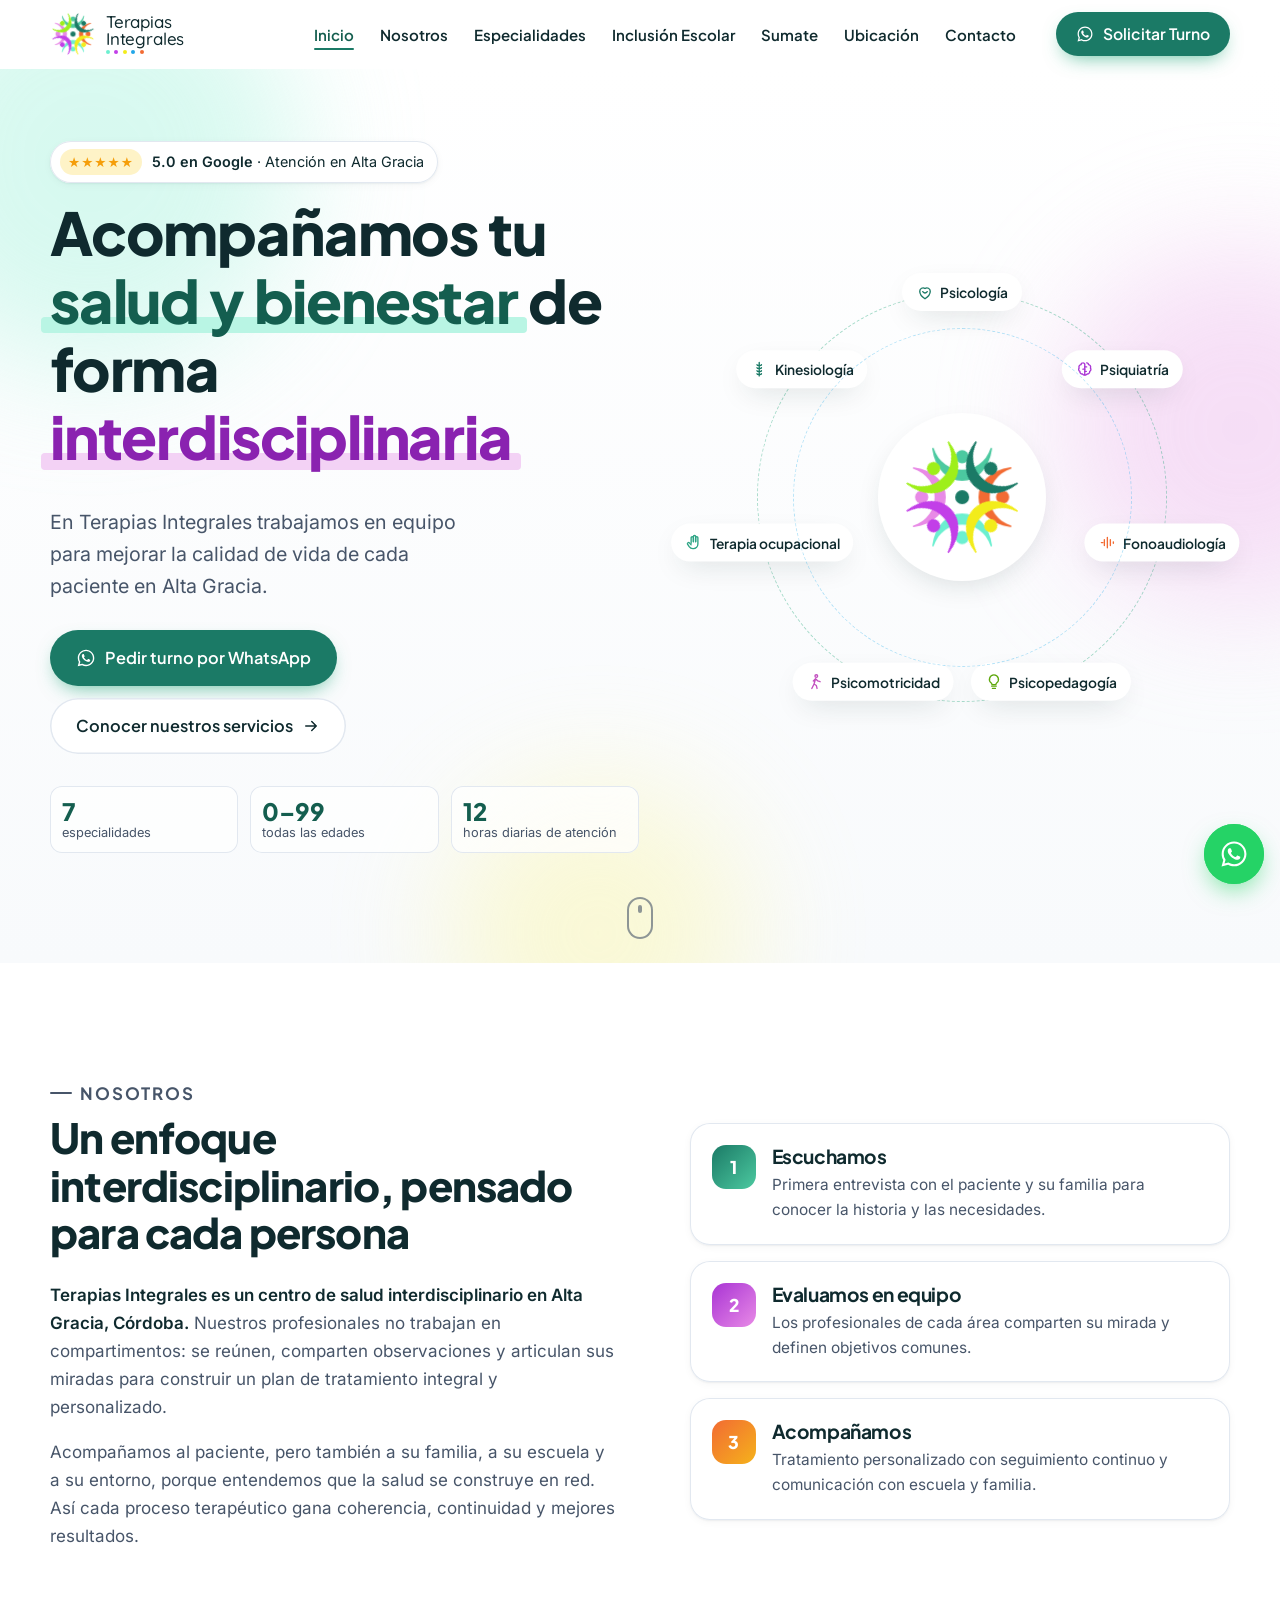
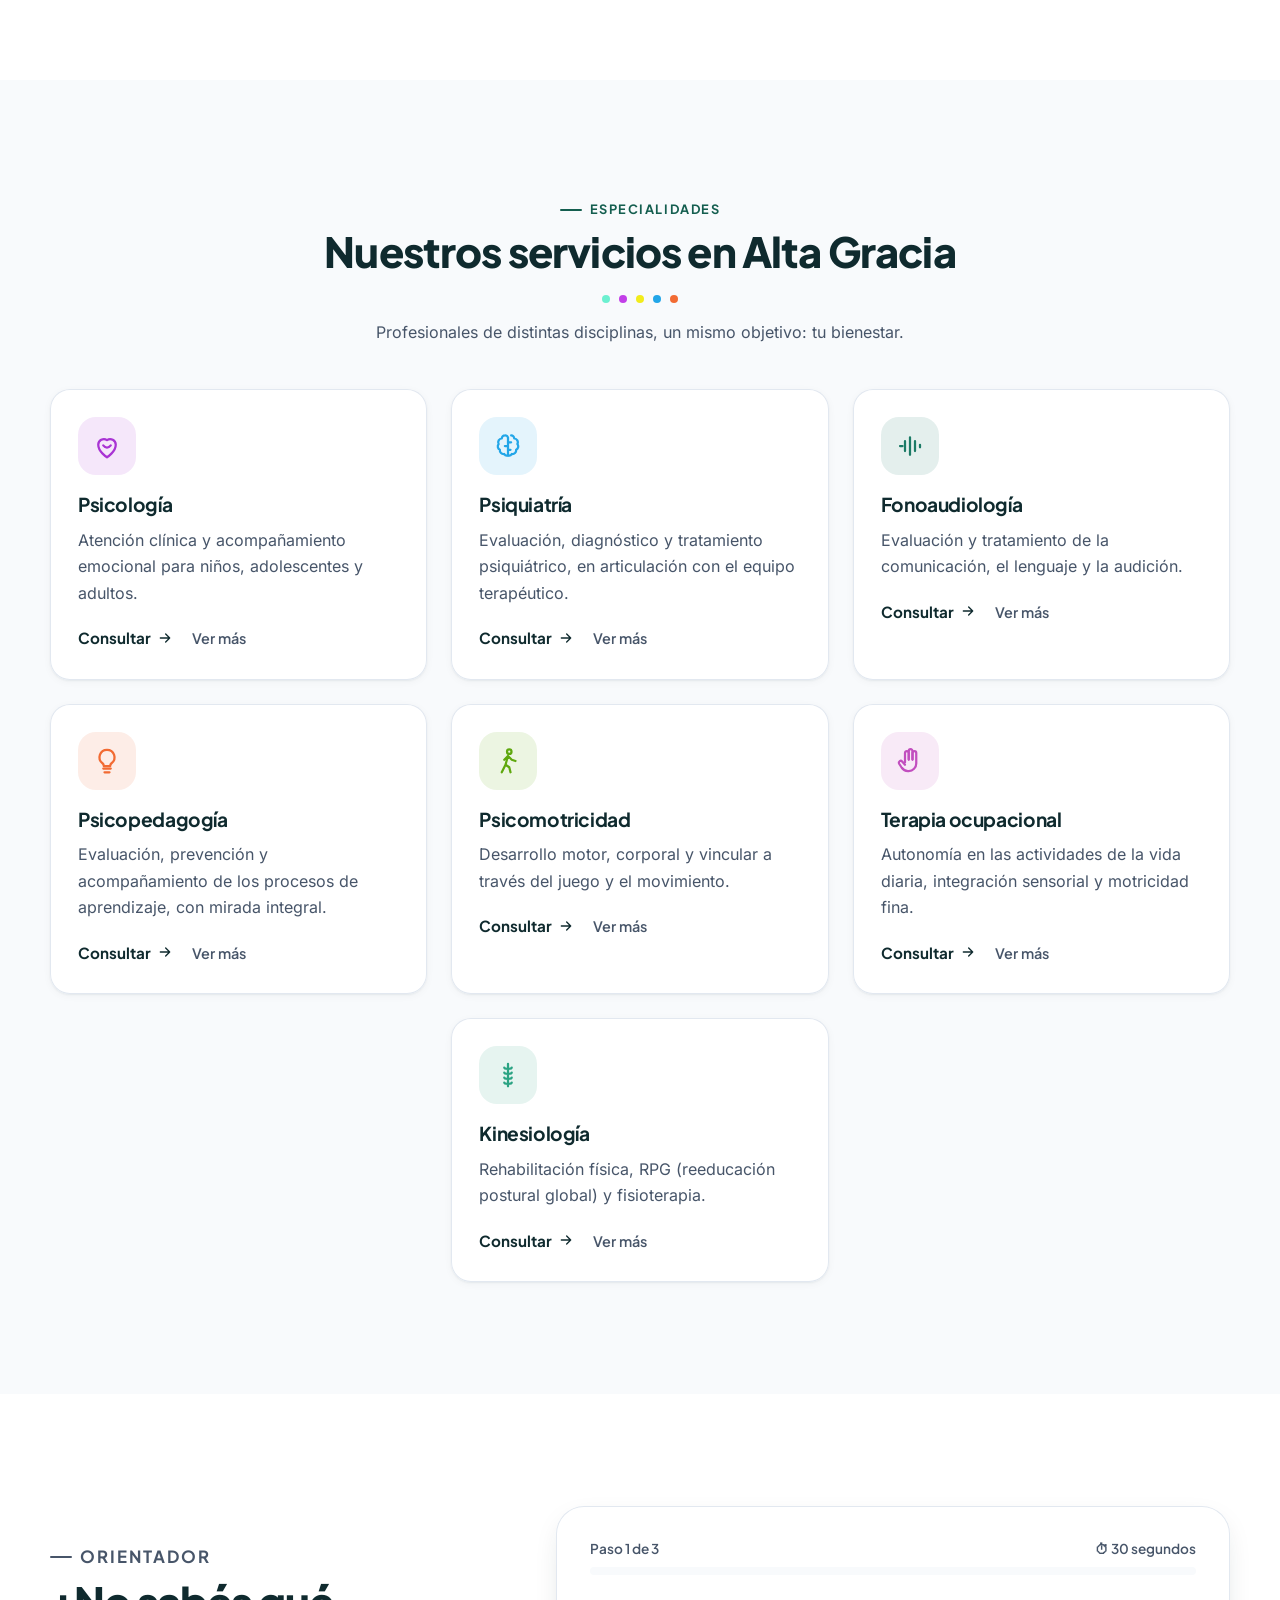
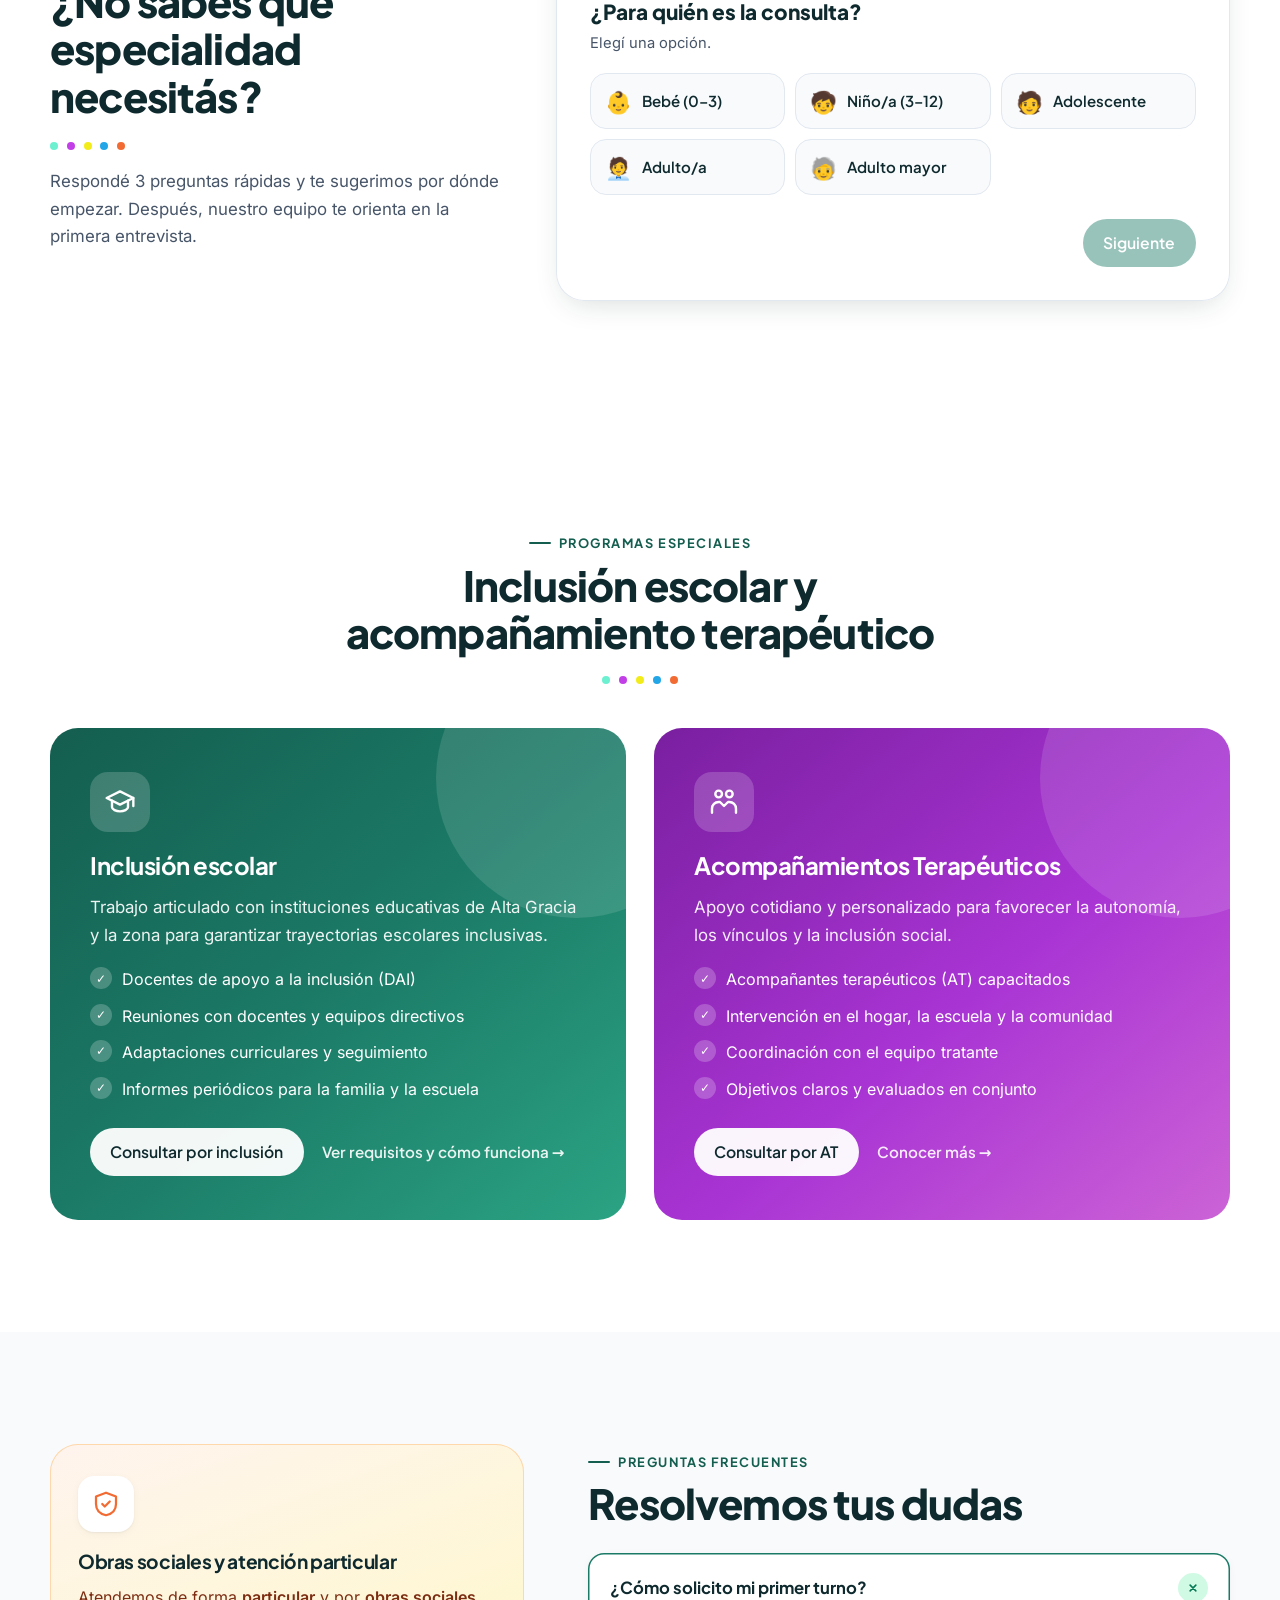
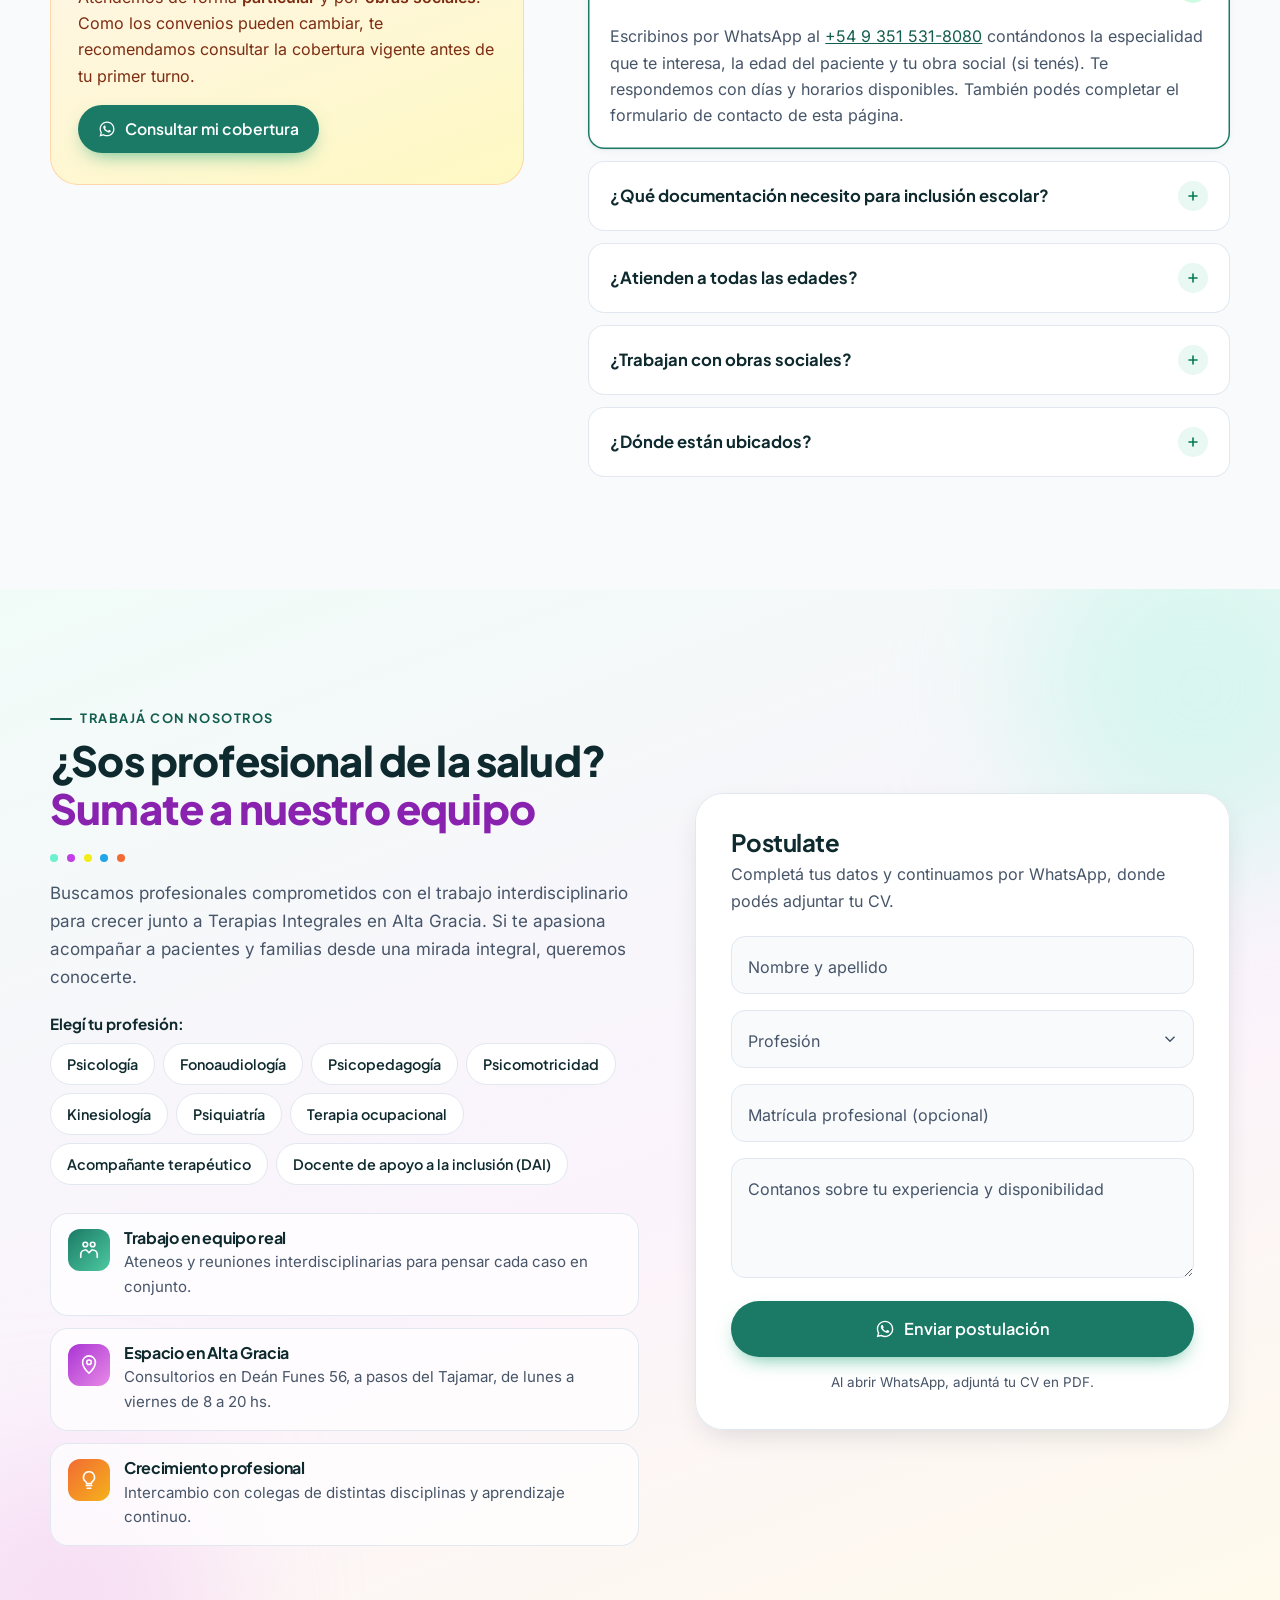
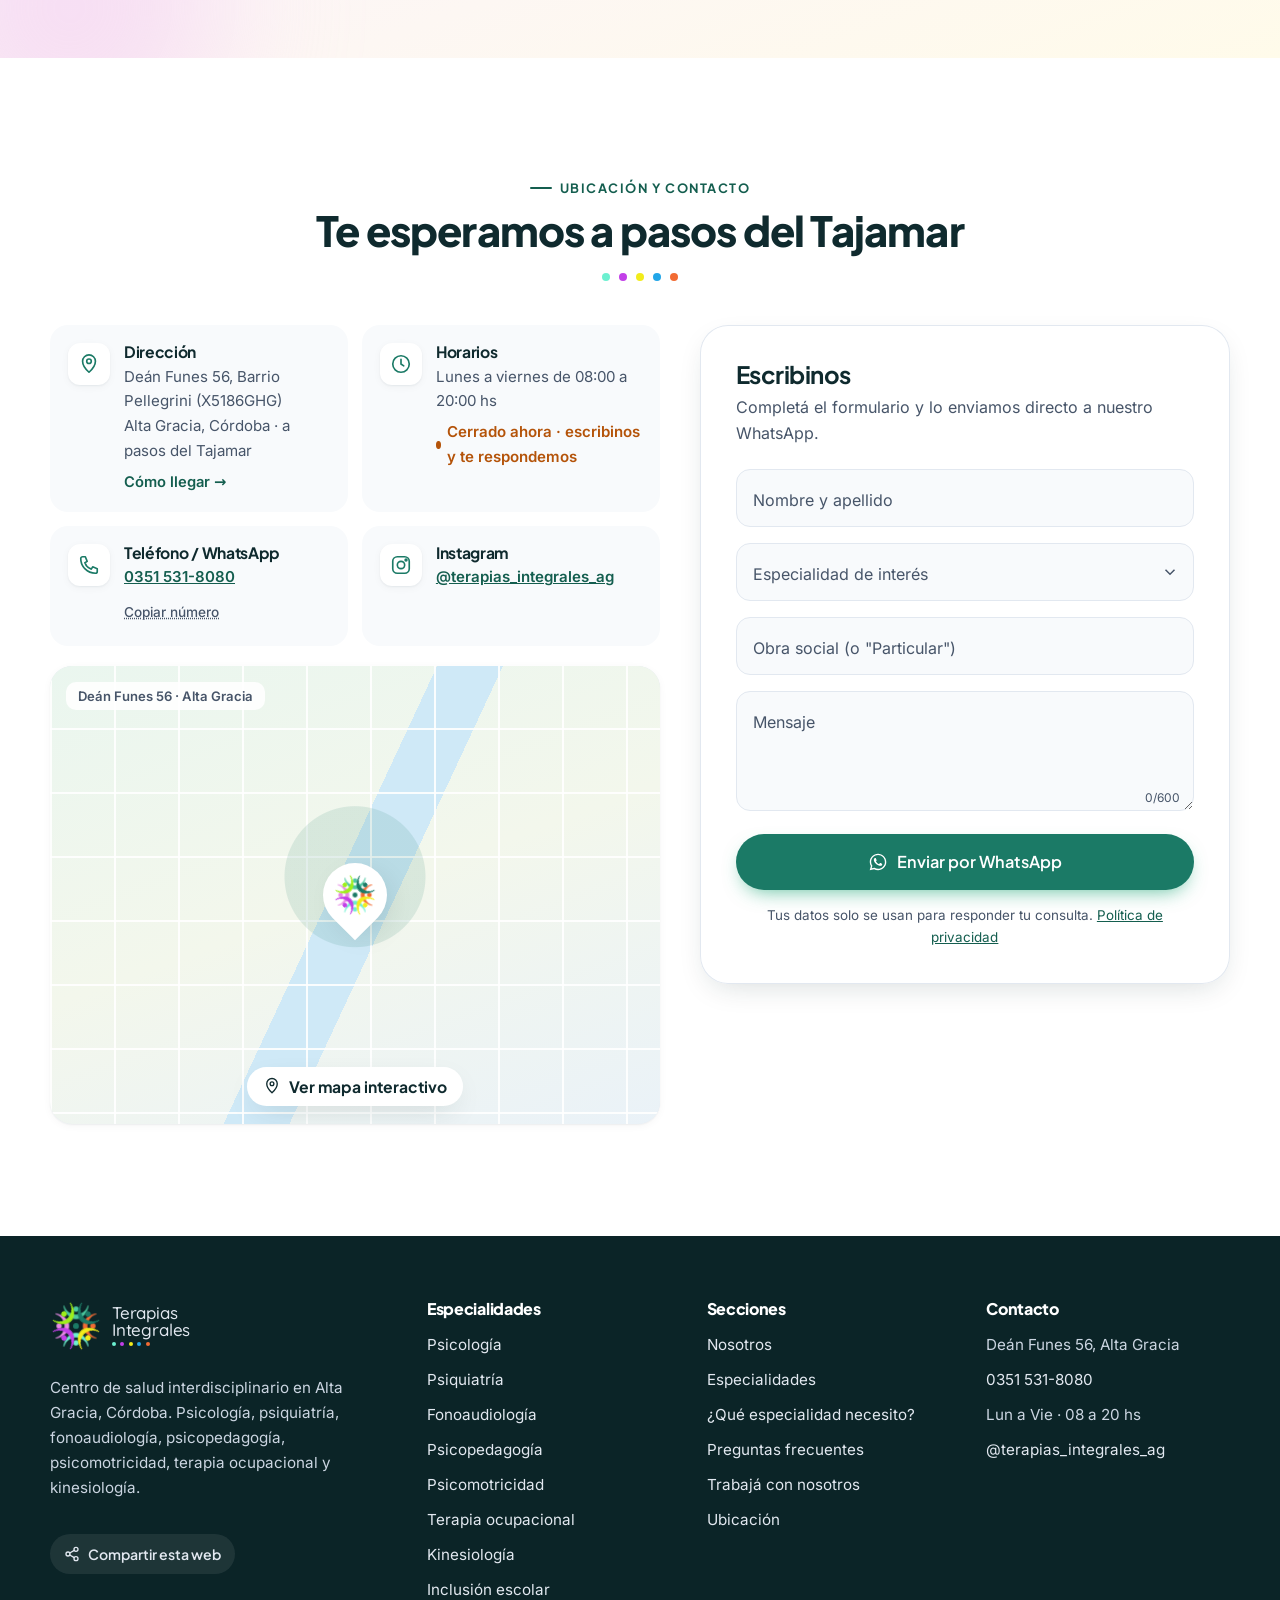
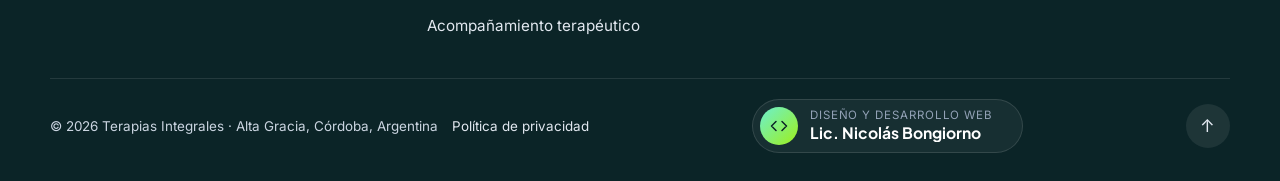
<file: index.html>
<!doctype html>
<!-- Diseño y desarrollo web: Lic. Nicolás Bongiorno · WhatsApp +54 9 351 657-5261 · https://wa.me/5493516575261 -->
<html lang="es-AR">
<head>
  <meta charset="utf-8">
  <meta name="viewport" content="width=device-width, initial-scale=1, viewport-fit=cover">

  <!-- ===== SEO básico ===== -->
  <title>Terapias Integrales | Centro de terapias en Alta Gracia, Córdoba</title>
  <meta name="description" content="Centro interdisciplinario en Alta Gracia, Córdoba: psicología, psiquiatría, fonoaudiología, psicopedagogía, psicomotricidad, terapia ocupacional y kinesiología. Turnos por WhatsApp.">
  <meta name="keywords" content="centro de terapias Alta Gracia, psicología Alta Gracia, fonoaudiología Alta Gracia, psicopedagogía Alta Gracia, psicomotricidad Alta Gracia, kinesiología Alta Gracia, RPG Alta Gracia, psiquiatra Alta Gracia, terapia ocupacional Alta Gracia, terapista ocupacional Alta Gracia, inclusión escolar Córdoba, DAI docente de apoyo a la inclusión Córdoba, maestra integradora Alta Gracia, acompañante terapéutico Alta Gracia">
  <meta name="author" content="Terapias Integrales">
  <meta name="designer" content="Lic. Nicolás Bongiorno · WhatsApp +54 9 351 657-5261">
  <meta name="robots" content="index, follow, max-image-preview:large, max-snippet:-1">
  <link rel="canonical" href="https://licbongiorno.github.io/terapiasintegrales/">
  <meta name="theme-color" content="#1B7A66">

  <!-- ===== SEO local / geo ===== -->
  <meta name="geo.region" content="AR-X">
  <meta name="geo.placename" content="Alta Gracia, Córdoba">
  <meta name="geo.position" content="-31.6573;-64.4310">
  <meta name="ICBM" content="-31.6573, -64.4310">

  <!-- ===== Open Graph / redes ===== -->
  <meta property="og:type" content="website">
  <meta property="og:locale" content="es_AR">
  <meta property="og:site_name" content="Terapias Integrales">
  <meta property="og:title" content="Terapias Integrales · Centro interdisciplinario en Alta Gracia">
  <meta property="og:description" content="Psicología, psiquiatría, fonoaudiología, psicopedagogía, psicomotricidad, terapia ocupacional y kinesiología. Trabajamos en equipo por tu bienestar.">
  <meta property="og:url" content="https://licbongiorno.github.io/terapiasintegrales/">
  <meta property="og:image" content="https://licbongiorno.github.io/terapiasintegrales/assets/img/og-image.png">
  <meta property="og:image:width" content="1200">
  <meta property="og:image:height" content="630">
  <meta property="og:image:alt" content="Terapias Integrales, centro de salud interdisciplinario en Alta Gracia">
  <meta name="twitter:card" content="summary_large_image">
  <meta name="twitter:title" content="Terapias Integrales · Alta Gracia">
  <meta name="twitter:description" content="Centro de salud interdisciplinario en Alta Gracia, Córdoba. Pedí turno por WhatsApp.">
  <meta name="twitter:image" content="https://licbongiorno.github.io/terapiasintegrales/assets/img/og-image.png">

  <!-- ===== Íconos / PWA ===== -->
  <link rel="icon" href="assets/img/logo.svg" type="image/svg+xml">
  <link rel="apple-touch-icon" href="assets/img/apple-touch-icon.png">
  <link rel="manifest" href="site.webmanifest">

  <!-- ===== Fuentes (alojadas en el sitio) ===== -->
  <link rel="preload" href="assets/fonts/plusjakartasans-latin.woff2" as="font" type="font/woff2" crossorigin>
  <link rel="preload" href="assets/fonts/inter-latin.woff2" as="font" type="font/woff2" crossorigin>

  <link rel="stylesheet" href="assets/css/styles.css">

  <!-- ===== Datos estructurados (SEO + motores de IA) ===== -->
  <script type="application/ld+json">
  {
    "@context": "https://schema.org",
    "@graph": [
      {
        "@type": ["MedicalClinic", "LocalBusiness"],
        "@id": "https://licbongiorno.github.io/terapiasintegrales/#clinica",
        "name": "Terapias Integrales",
        "alternateName": "Terapias Integrales Alta Gracia",
        "description": "Centro de salud interdisciplinario en Alta Gracia, Córdoba, Argentina. Atención de niños, adolescentes y adultos en psicología, psiquiatría, fonoaudiología, psicopedagogía, psicomotricidad, terapia ocupacional y kinesiología, con programas de inclusión escolar y acompañamiento terapéutico.",
        "url": "https://licbongiorno.github.io/terapiasintegrales/",
        "logo": "https://licbongiorno.github.io/terapiasintegrales/assets/img/logo.svg",
        "image": "https://licbongiorno.github.io/terapiasintegrales/assets/img/og-image.png",
        "telephone": "+54 9 351 531-8080",
        "priceRange": "$$",
        "currenciesAccepted": "ARS",
        "address": {
          "@type": "PostalAddress",
          "streetAddress": "Deán Funes 56, Barrio Pellegrini",
          "addressLocality": "Alta Gracia",
          "addressRegion": "Córdoba",
          "postalCode": "X5186GHG",
          "addressCountry": "AR"
        },
        "geo": { "@type": "GeoCoordinates", "latitude": -31.6573, "longitude": -64.4310 },
        "hasMap": "https://www.google.com/maps/search/?api=1&query=De%C3%A1n+Funes+56,+Alta+Gracia,+C%C3%B3rdoba",
        "areaServed": [
          { "@type": "City", "name": "Alta Gracia" },
          { "@type": "AdministrativeArea", "name": "Valle de Paravachasca" },
          { "@type": "AdministrativeArea", "name": "Provincia de Córdoba" }
        ],
        "openingHoursSpecification": [{
          "@type": "OpeningHoursSpecification",
          "dayOfWeek": ["Monday", "Tuesday", "Wednesday", "Thursday", "Friday"],
          "opens": "08:00",
          "closes": "20:00"
        }],
        "sameAs": ["https://www.instagram.com/terapias_integrales_ag/"],
        "medicalSpecialty": ["Psychiatric", "SpeechPathology", "Physiotherapy", "Pediatric"],
        "knowsLanguage": "es",
        "contactPoint": {
          "@type": "ContactPoint",
          "telephone": "+54 9 351 531-8080",
          "contactType": "reservations",
          "availableLanguage": "Spanish",
          "url": "https://wa.me/5493515318080"
        },
        "hasOfferCatalog": {
          "@type": "OfferCatalog",
          "name": "Especialidades y programas",
          "itemListElement": [
            { "@type": "Offer", "itemOffered": { "@type": "MedicalTherapy", "url": "https://licbongiorno.github.io/terapiasintegrales/psicologia-alta-gracia/", "name": "Psicología", "description": "Atención clínica y acompañamiento emocional para niños, adolescentes y adultos." } },
            { "@type": "Offer", "itemOffered": { "@type": "MedicalTherapy", "url": "https://licbongiorno.github.io/terapiasintegrales/psiquiatria-alta-gracia/", "name": "Psiquiatría", "description": "Evaluación, diagnóstico y tratamiento psiquiátrico, articulado con el equipo terapéutico." } },
            { "@type": "Offer", "itemOffered": { "@type": "MedicalTherapy", "url": "https://licbongiorno.github.io/terapiasintegrales/fonoaudiologia-alta-gracia/", "name": "Fonoaudiología", "description": "Evaluación y tratamiento de la comunicación, el lenguaje y la audición." } },
            { "@type": "Offer", "itemOffered": { "@type": "MedicalTherapy", "url": "https://licbongiorno.github.io/terapiasintegrales/psicopedagogia-alta-gracia/", "name": "Psicopedagogía", "description": "Evaluación, prevención y acompañamiento de los procesos de aprendizaje, con mirada integral e interdisciplinaria." } },
            { "@type": "Offer", "itemOffered": { "@type": "MedicalTherapy", "url": "https://licbongiorno.github.io/terapiasintegrales/psicomotricidad-alta-gracia/", "name": "Psicomotricidad", "description": "Desarrollo motor, corporal y vincular." } },
            { "@type": "Offer", "itemOffered": { "@type": "MedicalTherapy", "url": "https://licbongiorno.github.io/terapiasintegrales/terapia-ocupacional-alta-gracia/", "name": "Terapia ocupacional", "description": "Autonomía en las actividades de la vida diaria, integración sensorial y motricidad fina." } },
            { "@type": "Offer", "itemOffered": { "@type": "PhysicalTherapy", "url": "https://licbongiorno.github.io/terapiasintegrales/kinesiologia-alta-gracia/", "name": "Kinesiología", "description": "Rehabilitación física, RPG y fisioterapia." } },
            { "@type": "Offer", "itemOffered": { "@type": "Service", "url": "https://licbongiorno.github.io/terapiasintegrales/inclusion-escolar-alta-gracia/", "name": "Inclusión escolar", "description": "Trabajo articulado con instituciones educativas para trayectorias escolares inclusivas." } },
            { "@type": "Offer", "itemOffered": { "@type": "Service", "url": "https://licbongiorno.github.io/terapiasintegrales/acompanamiento-terapeutico-alta-gracia/", "name": "Acompañamiento terapéutico", "description": "Apoyo cotidiano personalizado para favorecer la autonomía y la inclusión social." } }
          ]
        }
      },
      {
        "@type": "WebSite",
        "@id": "https://licbongiorno.github.io/terapiasintegrales/#web",
        "url": "https://licbongiorno.github.io/terapiasintegrales/",
        "name": "Terapias Integrales",
        "inLanguage": "es-AR",
        "publisher": { "@id": "https://licbongiorno.github.io/terapiasintegrales/#clinica" }
      },
      {
        "@type": "FAQPage",
        "mainEntity": [
          { "@type": "Question", "name": "¿Cómo solicito mi primer turno en Terapias Integrales?",
            "acceptedAnswer": { "@type": "Answer", "text": "Escribinos por WhatsApp al +54 9 351 531-8080 indicando la especialidad que te interesa, la edad del paciente y tu obra social (si tenés). Te respondemos con los días y horarios disponibles. Atendemos de lunes a viernes de 08:00 a 20:00 en Deán Funes 56, Alta Gracia." } },
          { "@type": "Question", "name": "¿Qué documentación necesito para una inclusión escolar?",
            "acceptedAnswer": { "@type": "Answer", "text": "En general se solicita el Certificado Único de Discapacidad (CUD) vigente, la prescripción o indicación médica del profesional tratante, informes previos si los hay, la constancia de alumno regular y los datos de la institución educativa. Si tenés obra social, también la autorización correspondiente. Consultanos por WhatsApp y te guiamos según tu caso." } },
          { "@type": "Question", "name": "¿Atienden a todas las edades?",
            "acceptedAnswer": { "@type": "Answer", "text": "Sí. Acompañamos a bebés, niños, adolescentes, adultos y adultos mayores. Cada especialidad adapta su abordaje a la etapa vital del paciente y trabaja junto a la familia y el entorno." } },
          { "@type": "Question", "name": "¿Trabajan con obras sociales?",
            "acceptedAnswer": { "@type": "Answer", "text": "Sí, atendemos de forma particular y por obras sociales. Como los convenios pueden cambiar, te pedimos que consultes la cobertura vigente de tu obra social por WhatsApp antes del primer turno." } },
          { "@type": "Question", "name": "¿Dónde queda Terapias Integrales?",
            "acceptedAnswer": { "@type": "Answer", "text": "Estamos en Deán Funes 56, Barrio Pellegrini (X5186GHG), Alta Gracia, Córdoba, a pasos del Tajamar." } }
        ]
      }
    ]
  }
  </script>
</head>

<body>
  <a class="skip-link" href="#main">Saltar al contenido</a>

  <!-- Bienvenida: el logo se arma (una vez por sesión) -->
  <div class="splash" aria-hidden="true">
    <svg class="lm lm--splash" viewBox="-320 -320 640 640" aria-hidden="true" focusable="false"><g transform="rotate(0)"><g class="lm-f" style="--i:0;color:var(--l-teal)"><use href="#lm-p"/></g></g><g transform="rotate(90)"><g class="lm-f" style="--i:2;color:var(--l-orange)"><use href="#lm-p"/></g></g><g transform="rotate(180)"><g class="lm-f" style="--i:4;color:var(--l-mint)"><use href="#lm-p"/></g></g><g transform="rotate(270)"><g class="lm-f" style="--i:6;color:var(--l-pink)"><use href="#lm-p"/></g></g><g transform="rotate(45)"><g class="lm-f" style="--i:1;color:var(--l-green)"><use href="#lm-p"/></g></g><g transform="rotate(135)"><g class="lm-f" style="--i:3;color:var(--l-yellow)"><use href="#lm-p"/></g></g><g transform="rotate(225)"><g class="lm-f" style="--i:5;color:var(--l-purple)"><use href="#lm-p"/></g></g><g transform="rotate(315)"><g class="lm-f" style="--i:7;color:var(--l-lime)"><use href="#lm-p"/></g></g><circle class="lm-c" r="36"/></svg>
    <p class="splash__word">Terapias<span>Integrales</span><span class="ldots" aria-hidden="true"><i></i><i></i><i></i><i></i><i></i></span></p>
  </div>
  <div class="scroll-progress" aria-hidden="true"></div>

  <!-- ================= HEADER ================= -->
  <header class="header" id="top">
    <nav class="nav container" aria-label="Navegación principal">
      <a class="brand" href="#inicio" aria-label="Terapias Integrales, ir al inicio">
        <svg class="lm" viewBox="-320 -320 640 640" aria-hidden="true" focusable="false"><g transform="rotate(0)"><g class="lm-f" style="--i:0;color:var(--l-teal)"><use href="#lm-p"/></g></g><g transform="rotate(90)"><g class="lm-f" style="--i:2;color:var(--l-orange)"><use href="#lm-p"/></g></g><g transform="rotate(180)"><g class="lm-f" style="--i:4;color:var(--l-mint)"><use href="#lm-p"/></g></g><g transform="rotate(270)"><g class="lm-f" style="--i:6;color:var(--l-pink)"><use href="#lm-p"/></g></g><g transform="rotate(45)"><g class="lm-f" style="--i:1;color:var(--l-green)"><use href="#lm-p"/></g></g><g transform="rotate(135)"><g class="lm-f" style="--i:3;color:var(--l-yellow)"><use href="#lm-p"/></g></g><g transform="rotate(225)"><g class="lm-f" style="--i:5;color:var(--l-purple)"><use href="#lm-p"/></g></g><g transform="rotate(315)"><g class="lm-f" style="--i:7;color:var(--l-lime)"><use href="#lm-p"/></g></g><circle class="lm-c" r="36"/></svg>
        <span class="brand__text"><span>Terapias</span><span>Integrales</span><span class="ldots" aria-hidden="true"><i></i><i></i><i></i><i></i><i></i></span></span>
      </a>

      <ul class="nav__links" id="nav-menu">
        <li><a href="#inicio">Inicio</a></li>
        <li><a href="#nosotros">Nosotros</a></li>
        <li><a href="#especialidades">Especialidades</a></li>
        <li><a href="#programas">Inclusión Escolar</a></li>
        <li><a href="#trabaja-con-nosotros">Sumate</a></li>
        <li><a href="#ubicacion">Ubicación</a></li>
        <li><a href="#contacto">Contacto</a></li>
        <li class="nav__cta-mobile"><a class="btn btn--primary js-wa" href="https://wa.me/5493515318080?text=Hola%20Terapias%20Integrales%2C%20quisiera%20hacer%20una%20consulta%20por%20un%20turno." target="_blank" rel="noopener">Solicitar Turno</a></li>
      </ul>

      <a class="btn btn--primary nav__cta magnetic" href="https://wa.me/5493515318080?text=Hola%20Terapias%20Integrales%2C%20quisiera%20hacer%20una%20consulta%20por%20un%20turno." target="_blank" rel="noopener">
        <svg aria-hidden="true" width="18" height="18"><use href="#i-wa"/></svg>
        Solicitar Turno
      </a>

      <button class="nav__toggle" aria-controls="nav-menu" aria-expanded="false" aria-label="Abrir menú">
        <span></span><span></span><span></span>
      </button>
    </nav>
  </header>
  <div class="nav__backdrop" aria-hidden="true"></div>

  <main id="main">
    <!-- ================= HERO ================= -->
    <section class="hero" id="inicio" aria-labelledby="hero-title">
      <div class="hero__bg" aria-hidden="true">
        <span class="blob blob--1"></span>
        <span class="blob blob--2"></span>
        <span class="blob blob--3"></span>
      </div>

      <div class="container hero__grid">
        <div class="hero__copy">
          <p class="badge reveal">
            <span class="badge__stars" aria-hidden="true">★★★★★</span>
            <span><strong>5.0 en Google</strong> · Atención en Alta Gracia</span>
          </p>
          <h1 id="hero-title" class="reveal" data-delay="1">
            Acompañamos tu <span class="hl">salud y bienestar</span> de forma <span class="hl hl--blue">interdisciplinaria</span>
          </h1>
          <p class="hero__lead reveal" data-delay="2">
            En Terapias Integrales trabajamos en equipo para mejorar la calidad de vida de cada paciente en Alta Gracia.
          </p>
          <div class="hero__actions reveal" data-delay="3">
            <a class="btn btn--primary btn--lg magnetic" href="https://wa.me/5493515318080?text=Hola%20Terapias%20Integrales%2C%20quisiera%20hacer%20una%20consulta%20por%20un%20turno." target="_blank" rel="noopener">
              <svg aria-hidden="true" width="20" height="20"><use href="#i-wa"/></svg>
              Pedir turno por WhatsApp
            </a>
            <a class="btn btn--ghost btn--lg" href="#especialidades">
              Conocer nuestros servicios
              <svg aria-hidden="true" width="18" height="18"><use href="#i-arrow"/></svg>
            </a>
          </div>
          <ul class="hero__facts reveal" data-delay="4" aria-label="Datos destacados">
            <li><strong data-count="7">7</strong><span>especialidades</span></li>
            <li><strong>0–99</strong><span>todas las edades</span></li>
            <li><strong data-count="12">12</strong><span>horas diarias de atención</span></li>
          </ul>
        </div>

        <div class="hero__visual reveal" data-delay="2" aria-hidden="true">
          <div class="orbit">
            <div class="orbit__center">
              <svg class="lm lm--alive lm--hero" viewBox="-320 -320 640 640" aria-hidden="true" focusable="false"><g transform="rotate(0)"><g class="lm-f" style="--i:0;color:var(--l-teal)"><use href="#lm-p"/></g></g><g transform="rotate(90)"><g class="lm-f" style="--i:2;color:var(--l-orange)"><use href="#lm-p"/></g></g><g transform="rotate(180)"><g class="lm-f" style="--i:4;color:var(--l-mint)"><use href="#lm-p"/></g></g><g transform="rotate(270)"><g class="lm-f" style="--i:6;color:var(--l-pink)"><use href="#lm-p"/></g></g><g transform="rotate(45)"><g class="lm-f" style="--i:1;color:var(--l-green)"><use href="#lm-p"/></g></g><g transform="rotate(135)"><g class="lm-f" style="--i:3;color:var(--l-yellow)"><use href="#lm-p"/></g></g><g transform="rotate(225)"><g class="lm-f" style="--i:5;color:var(--l-purple)"><use href="#lm-p"/></g></g><g transform="rotate(315)"><g class="lm-f" style="--i:7;color:var(--l-lime)"><use href="#lm-p"/></g></g><circle class="lm-c" r="36"/></svg>
            </div>
            <span class="orbit__chip" style="--a:0"><svg><use href="#i-psico"/></svg>Psicología</span>
            <span class="orbit__chip" style="--a:1"><svg><use href="#i-psiq"/></svg>Psiquiatría</span>
            <span class="orbit__chip" style="--a:2"><svg><use href="#i-fono"/></svg>Fonoaudiología</span>
            <span class="orbit__chip" style="--a:3"><svg><use href="#i-psp"/></svg>Psicopedagogía</span>
            <span class="orbit__chip" style="--a:4"><svg><use href="#i-motor"/></svg>Psicomotricidad</span>
            <span class="orbit__chip" style="--a:5"><svg><use href="#i-to"/></svg>Terapia ocupacional</span>
            <span class="orbit__chip" style="--a:6"><svg><use href="#i-kine"/></svg>Kinesiología</span>
          </div>
        </div>
      </div>

      <a class="hero__scroll" href="#nosotros" aria-label="Bajar a Nosotros"><span></span></a>
    </section>

    <!-- ================= NOSOTROS ================= -->
    <section class="section" id="nosotros" aria-labelledby="nos-title">
      <div class="container about">
        <div class="about__text">
          <p class="eyebrow reveal">Nosotros</p>
          <h2 id="nos-title" class="reveal">Un enfoque interdisciplinario, pensado para cada persona</h2>
          <p class="reveal">
            <strong>Terapias Integrales es un centro de salud interdisciplinario en Alta Gracia, Córdoba.</strong>
            Nuestros profesionales no trabajan en compartimentos: se reúnen, comparten observaciones y
            articulan sus miradas para construir un plan de tratamiento integral y personalizado.
          </p>
          <p class="reveal">
            Acompañamos al paciente, pero también a su familia, a su escuela y a su entorno, porque
            entendemos que la salud se construye en red. Así cada proceso terapéutico gana coherencia,
            continuidad y mejores resultados.
          </p>
        </div>

        <ol class="steps" aria-label="Cómo trabajamos">
          <li class="step reveal" data-delay="1">
            <span class="step__num">1</span>
            <div><h3>Escuchamos</h3><p>Primera entrevista con el paciente y su familia para conocer la historia y las necesidades.</p></div>
          </li>
          <li class="step reveal" data-delay="2">
            <span class="step__num">2</span>
            <div><h3>Evaluamos en equipo</h3><p>Los profesionales de cada área comparten su mirada y definen objetivos comunes.</p></div>
          </li>
          <li class="step reveal" data-delay="3">
            <span class="step__num">3</span>
            <div><h3>Acompañamos</h3><p>Tratamiento personalizado con seguimiento continuo y comunicación con escuela y familia.</p></div>
          </li>
        </ol>
      </div>
    </section>

    <!-- ================= ESPECIALIDADES ================= -->
    <section class="section section--soft" id="especialidades" aria-labelledby="esp-title">
      <div class="container">
        <header class="section__head">
          <p class="eyebrow reveal">Especialidades</p>
          <h2 id="esp-title" class="reveal">Nuestros servicios en Alta Gracia</h2>
          <span class="ldots reveal" aria-hidden="true"><i></i><i></i><i></i><i></i><i></i></span>
          <p class="reveal">Profesionales de distintas disciplinas, un mismo objetivo: tu bienestar.</p>
        </header>

        <ul class="cards">
          <li class="card tilt reveal" style="--c:var(--purple)">
            <span class="card__icon"><svg aria-hidden="true"><use href="#i-psico"/></svg></span>
            <h3>Psicología</h3>
            <p>Atención clínica y acompañamiento emocional para niños, adolescentes y adultos.</p>
            <a class="card__link js-wa-topic" data-topic="Psicología" href="#contacto">Consultar <svg aria-hidden="true" width="16" height="16"><use href="#i-arrow"/></svg></a>
            <a class="card__more" href="psicologia-alta-gracia/">Ver más<span class="sr-only"> sobre Psicología</span></a>
          </li>
          <li class="card tilt reveal" data-delay="1" style="--c:var(--blue)">
            <span class="card__icon"><svg aria-hidden="true"><use href="#i-psiq"/></svg></span>
            <h3>Psiquiatría</h3>
            <p>Evaluación, diagnóstico y tratamiento psiquiátrico, en articulación con el equipo terapéutico.</p>
            <a class="card__link js-wa-topic" data-topic="Psiquiatría" href="#contacto">Consultar <svg aria-hidden="true" width="16" height="16"><use href="#i-arrow"/></svg></a>
            <a class="card__more" href="psiquiatria-alta-gracia/">Ver más<span class="sr-only"> sobre Psiquiatría</span></a>
          </li>
          <li class="card tilt reveal" data-delay="2" style="--c:var(--green)">
            <span class="card__icon"><svg aria-hidden="true"><use href="#i-fono"/></svg></span>
            <h3>Fonoaudiología</h3>
            <p>Evaluación y tratamiento de la comunicación, el lenguaje y la audición.</p>
            <a class="card__link js-wa-topic" data-topic="Fonoaudiología" href="#contacto">Consultar <svg aria-hidden="true" width="16" height="16"><use href="#i-arrow"/></svg></a>
            <a class="card__more" href="fonoaudiologia-alta-gracia/">Ver más<span class="sr-only"> sobre Fonoaudiología</span></a>
          </li>
          <li class="card tilt reveal" style="--c:var(--coral)">
            <span class="card__icon"><svg aria-hidden="true"><use href="#i-psp"/></svg></span>
            <h3>Psicopedagogía</h3>
            <p>Evaluación, prevención y acompañamiento de los procesos de aprendizaje, con mirada integral.</p>
            <a class="card__link js-wa-topic" data-topic="Psicopedagogía" href="#contacto">Consultar <svg aria-hidden="true" width="16" height="16"><use href="#i-arrow"/></svg></a>
            <a class="card__more" href="psicopedagogia-alta-gracia/">Ver más<span class="sr-only"> sobre Psicopedagogía</span></a>
          </li>
          <li class="card tilt reveal" data-delay="1" style="--c:#5FA80F">
            <span class="card__icon"><svg aria-hidden="true"><use href="#i-motor"/></svg></span>
            <h3>Psicomotricidad</h3>
            <p>Desarrollo motor, corporal y vincular a través del juego y el movimiento.</p>
            <a class="card__link js-wa-topic" data-topic="Psicomotricidad" href="#contacto">Consultar <svg aria-hidden="true" width="16" height="16"><use href="#i-arrow"/></svg></a>
            <a class="card__more" href="psicomotricidad-alta-gracia/">Ver más<span class="sr-only"> sobre Psicomotricidad</span></a>
          </li>
          <li class="card tilt reveal" data-delay="2" style="--c:#C24FBF">
            <span class="card__icon"><svg aria-hidden="true"><use href="#i-to"/></svg></span>
            <h3>Terapia ocupacional</h3>
            <p>Autonomía en las actividades de la vida diaria, integración sensorial y motricidad fina.</p>
            <a class="card__link js-wa-topic" data-topic="Terapia ocupacional" href="#contacto">Consultar <svg aria-hidden="true" width="16" height="16"><use href="#i-arrow"/></svg></a>
            <a class="card__more" href="terapia-ocupacional-alta-gracia/">Ver más<span class="sr-only"> sobre Terapia ocupacional</span></a>
          </li>
          <li class="card tilt reveal" style="--c:#2BA383">
            <span class="card__icon"><svg aria-hidden="true"><use href="#i-kine"/></svg></span>
            <h3>Kinesiología</h3>
            <p>Rehabilitación física, RPG (reeducación postural global) y fisioterapia.</p>
            <a class="card__link js-wa-topic" data-topic="Kinesiología" href="#contacto">Consultar <svg aria-hidden="true" width="16" height="16"><use href="#i-arrow"/></svg></a>
            <a class="card__more" href="kinesiologia-alta-gracia/">Ver más<span class="sr-only"> sobre Kinesiología</span></a>
          </li>
        </ul>
      </div>
    </section>

    <!-- ================= ORIENTADOR ================= -->
    <section class="section" id="orientador-seccion" aria-labelledby="quiz-title">
      <div class="container quiz-wrap">
        <div class="quiz-wrap__intro">
          <p class="eyebrow reveal">Orientador</p>
          <h2 id="quiz-title" class="reveal">¿No sabés qué especialidad necesitás?</h2>
          <span class="ldots reveal" aria-hidden="true"><i></i><i></i><i></i><i></i><i></i></span>
          <p class="reveal">Respondé 3 preguntas rápidas y te sugerimos por dónde empezar. Después, nuestro equipo te orienta en la primera entrevista.</p>
        </div>

        <div class="quiz reveal" id="orientador" data-delay="1">
          <div class="quiz__top"><span class="quiz__count" aria-live="polite">Paso 1 de 3</span><span aria-hidden="true">⏱ 30 segundos</span></div>
          <div class="quiz__bar" aria-hidden="true"><span></span></div>

          <fieldset class="quiz__step">
            <legend>¿Para quién es la consulta?</legend>
            <p class="quiz__hint">Elegí una opción.</p>
            <div class="opts"><button type="button" class="opt" data-group="age" data-value="bebe" aria-pressed="false"><span class="opt__emoji" aria-hidden="true">👶</span>Bebé (0–3)</button><button type="button" class="opt" data-group="age" data-value="nino" aria-pressed="false"><span class="opt__emoji" aria-hidden="true">🧒</span>Niño/a (3–12)</button><button type="button" class="opt" data-group="age" data-value="adolescente" aria-pressed="false"><span class="opt__emoji" aria-hidden="true">🧑</span>Adolescente</button><button type="button" class="opt" data-group="age" data-value="adulto" aria-pressed="false"><span class="opt__emoji" aria-hidden="true">🧑‍💼</span>Adulto/a</button><button type="button" class="opt" data-group="age" data-value="mayor" aria-pressed="false"><span class="opt__emoji" aria-hidden="true">🧓</span>Adulto mayor</button></div>
          </fieldset>

          <fieldset class="quiz__step" hidden>
            <legend>¿Qué te gustaría trabajar?</legend>
            <p class="quiz__hint">Podés elegir varias.</p>
            <div class="opts opts--wide"><button type="button" class="opt" data-group="concerns" data-value="habla" aria-pressed="false"><span class="opt__emoji" aria-hidden="true">🗣️</span>Habla o lenguaje</button><button type="button" class="opt" data-group="concerns" data-value="audicion" aria-pressed="false"><span class="opt__emoji" aria-hidden="true">👂</span>Audición</button><button type="button" class="opt" data-group="concerns" data-value="aprendizaje" aria-pressed="false"><span class="opt__emoji" aria-hidden="true">📚</span>Aprendizaje o escuela</button><button type="button" class="opt" data-group="concerns" data-value="atencion" aria-pressed="false"><span class="opt__emoji" aria-hidden="true">🎯</span>Atención o concentración</button><button type="button" class="opt" data-group="concerns" data-value="emociones" aria-pressed="false"><span class="opt__emoji" aria-hidden="true">💭</span>Emociones o ansiedad</button><button type="button" class="opt" data-group="concerns" data-value="conducta" aria-pressed="false"><span class="opt__emoji" aria-hidden="true">🤝</span>Conducta o vínculos</button><button type="button" class="opt" data-group="concerns" data-value="desarrollo" aria-pressed="false"><span class="opt__emoji" aria-hidden="true">🌱</span>Desarrollo madurativo</button><button type="button" class="opt" data-group="concerns" data-value="movimiento" aria-pressed="false"><span class="opt__emoji" aria-hidden="true">🤸</span>Movimiento o coordinación</button><button type="button" class="opt" data-group="concerns" data-value="dolor" aria-pressed="false"><span class="opt__emoji" aria-hidden="true">🦴</span>Dolor, lesión o postura</button><button type="button" class="opt" data-group="concerns" data-value="sensorial" aria-pressed="false"><span class="opt__emoji" aria-hidden="true">🖐️</span>Sensibilidad a ruidos, texturas o sensaciones</button><button type="button" class="opt" data-group="concerns" data-value="psiquiatria" aria-pressed="false"><span class="opt__emoji" aria-hidden="true">💊</span>Evaluación psiquiátrica o medicación</button><button type="button" class="opt" data-group="concerns" data-value="autonomia" aria-pressed="false"><span class="opt__emoji" aria-hidden="true">🧩</span>Autonomía en la vida diaria</button></div>
          </fieldset>

          <fieldset class="quiz__step" hidden>
            <legend>¿Necesita apoyo en la escuela?</legend>
            <p class="quiz__hint">Por ejemplo, un/a docente de apoyo a la inclusión (DAI) o adaptaciones.</p>
            <div class="opts"><button type="button" class="opt" data-group="school" data-value="si" aria-pressed="false"><span class="opt__emoji" aria-hidden="true">🏫</span>Sí</button><button type="button" class="opt" data-group="school" data-value="no" aria-pressed="false"><span class="opt__emoji" aria-hidden="true">🏠</span>No</button><button type="button" class="opt" data-group="school" data-value="nose" aria-pressed="false"><span class="opt__emoji" aria-hidden="true">🤔</span>No lo sé</button></div>
          </fieldset>

          <div class="quiz__step" hidden>
            <h3>Te sugerimos empezar por:</h3>
            <ol class="quiz__result-list" aria-live="polite"></ol>
            <div class="quiz__actions">
              <a class="btn btn--primary quiz__wa" href="https://wa.me/5493515318080" target="_blank" rel="noopener">
                <svg aria-hidden="true" width="18" height="18"><use href="#i-wa"/></svg> Consultar por WhatsApp
              </a>
              <button type="button" class="quiz__restart">Volver a empezar</button>
            </div>
            <p class="quiz__disclaimer">Esta sugerencia es orientativa y no reemplaza una evaluación profesional.</p>
          </div>

          <div class="quiz__nav">
            <button type="button" class="btn btn--ghost quiz__back" hidden>← Atrás</button>
            <button type="button" class="btn btn--primary quiz__next" disabled>Siguiente</button>
          </div>
        </div>
      </div>
    </section>

    <!-- ================= PROGRAMAS ================= -->
    <section class="section" id="programas" aria-labelledby="prog-title">
      <div class="container">
        <header class="section__head">
          <p class="eyebrow reveal">Programas especiales</p>
          <h2 id="prog-title" class="reveal">Inclusión escolar y acompañamiento terapéutico</h2>
          <span class="ldots reveal" aria-hidden="true"><i></i><i></i><i></i><i></i><i></i></span>
        </header>

        <div class="programs">
          <article class="program program--school reveal">
            <div class="program__icon" aria-hidden="true"><svg><use href="#i-school"/></svg></div>
            <h3>Inclusión escolar</h3>
            <p>Trabajo articulado con instituciones educativas de Alta Gracia y la zona para garantizar trayectorias escolares inclusivas.</p>
            <ul class="checks">
              <li>Docentes de apoyo a la inclusión (DAI)</li>
              <li>Reuniones con docentes y equipos directivos</li>
              <li>Adaptaciones curriculares y seguimiento</li>
              <li>Informes periódicos para la familia y la escuela</li>
            </ul>
            <div class="program__actions"><a class="btn btn--light js-wa-topic" data-topic="Inclusión escolar" href="#contacto">Consultar por inclusión</a><a class="program__more" href="inclusion-escolar-alta-gracia/">Ver requisitos y cómo funciona →</a></div>
          </article>

          <article class="program program--at reveal" data-delay="1">
            <div class="program__icon" aria-hidden="true"><svg><use href="#i-hands"/></svg></div>
            <h3>Acompañamientos Terapéuticos</h3>
            <p>Apoyo cotidiano y personalizado para favorecer la autonomía, los vínculos y la inclusión social.</p>
            <ul class="checks">
              <li>Acompañantes terapéuticos (AT) capacitados</li>
              <li>Intervención en el hogar, la escuela y la comunidad</li>
              <li>Coordinación con el equipo tratante</li>
              <li>Objetivos claros y evaluados en conjunto</li>
            </ul>
            <div class="program__actions"><a class="btn btn--light js-wa-topic" data-topic="Acompañamiento terapéutico" href="#contacto">Consultar por AT</a><a class="program__more" href="acompanamiento-terapeutico-alta-gracia/">Conocer más →</a></div>
          </article>
        </div>
      </div>
    </section>

    <!-- ================= OBRAS SOCIALES + FAQ ================= -->
    <section class="section section--soft" id="faq" aria-labelledby="faq-title">
      <div class="container faq-grid">
        <aside class="coverage reveal">
          <div class="coverage__icon" aria-hidden="true"><svg><use href="#i-shield"/></svg></div>
          <h2 class="h3">Obras sociales y atención particular</h2>
          <p>Atendemos de forma <strong>particular</strong> y por <strong>obras sociales</strong>. Como los convenios pueden cambiar, te recomendamos consultar la cobertura vigente antes de tu primer turno.</p>
          <a class="btn btn--primary magnetic" href="https://wa.me/5493515318080?text=Hola%20Terapias%20Integrales%2C%20quisiera%20consultar%20si%20trabajan%20con%20mi%20obra%20social." target="_blank" rel="noopener">
            <svg aria-hidden="true" width="18" height="18"><use href="#i-wa"/></svg>
            Consultar mi cobertura
          </a>
        </aside>

        <div>
          <p class="eyebrow reveal">Preguntas frecuentes</p>
          <h2 id="faq-title" class="reveal">Resolvemos tus dudas</h2>
          <div class="accordion">
            <details class="acc reveal" name="faq" open>
              <summary>¿Cómo solicito mi primer turno?</summary>
              <div class="acc__body"><p>Escribinos por WhatsApp al <a href="https://wa.me/5493515318080" target="_blank" rel="noopener">+54 9 351 531-8080</a> contándonos la especialidad que te interesa, la edad del paciente y tu obra social (si tenés). Te respondemos con días y horarios disponibles. También podés completar el formulario de contacto de esta página.</p></div>
            </details>
            <details class="acc reveal" name="faq">
              <summary>¿Qué documentación necesito para inclusión escolar?</summary>
              <div class="acc__body"><p>En general se solicita: Certificado Único de Discapacidad (CUD) vigente, prescripción del médico tratante, informes previos (si los hay), constancia de alumno regular y datos de la institución educativa. Si tenés obra social, también la autorización correspondiente. Cada caso es distinto: consultanos y te guiamos paso a paso.</p></div>
            </details>
            <details class="acc reveal" name="faq">
              <summary>¿Atienden a todas las edades?</summary>
              <div class="acc__body"><p>Sí. Acompañamos a bebés, niños, adolescentes, adultos y adultos mayores. Cada especialidad adapta su abordaje a la etapa vital del paciente y trabaja junto a la familia y su entorno.</p></div>
            </details>
            <details class="acc reveal" name="faq">
              <summary>¿Trabajan con obras sociales?</summary>
              <div class="acc__body"><p>Sí, atendemos de forma particular y por obras sociales. Consultá la cobertura vigente de la tuya por WhatsApp antes del primer turno.</p></div>
            </details>
            <details class="acc reveal" name="faq">
              <summary>¿Dónde están ubicados?</summary>
              <div class="acc__body"><p>En <strong>Deán Funes 56, Barrio Pellegrini, Alta Gracia</strong>, a pasos del Tajamar. Atendemos de lunes a viernes de 08:00 a 20:00 hs.</p></div>
            </details>
          </div>
        </div>
      </div>
    </section>

    <!-- ================= TRABAJÁ CON NOSOTROS ================= -->
    <section class="section join" id="trabaja-con-nosotros" aria-labelledby="join-title">
      <div class="join__bg" aria-hidden="true"><span></span><span></span></div>
      <div class="container join__grid">
        <div class="join__copy">
          <p class="eyebrow reveal">Trabajá con nosotros</p>
          <h2 id="join-title" class="reveal">¿Sos profesional de la salud? <span class="hl hl--blue">Sumate a nuestro equipo</span></h2>
          <span class="ldots reveal" aria-hidden="true"><i></i><i></i><i></i><i></i><i></i></span>
          <p class="join__lead reveal">
            Buscamos profesionales comprometidos con el trabajo interdisciplinario para crecer junto a Terapias Integrales en Alta Gracia.
            Si te apasiona acompañar a pacientes y familias desde una mirada integral, queremos conocerte.
          </p>

          <p class="join__label reveal">Elegí tu profesión:</p>
          <ul class="chips reveal" role="list">
            <li><button type="button" class="chip" data-prof="Psicología">Psicología</button></li>
            <li><button type="button" class="chip" data-prof="Fonoaudiología">Fonoaudiología</button></li>
            <li><button type="button" class="chip" data-prof="Psicopedagogía">Psicopedagogía</button></li>
            <li><button type="button" class="chip" data-prof="Psicomotricidad">Psicomotricidad</button></li>
            <li><button type="button" class="chip" data-prof="Kinesiología">Kinesiología</button></li>
            <li><button type="button" class="chip" data-prof="Psiquiatría">Psiquiatría</button></li>
            <li><button type="button" class="chip" data-prof="Terapia ocupacional">Terapia ocupacional</button></li>
            <li><button type="button" class="chip" data-prof="Acompañamiento terapéutico">Acompañante terapéutico</button></li>
            <li><button type="button" class="chip" data-prof="Inclusión escolar (DAI)">Docente de apoyo a la inclusión (DAI)</button></li>
          </ul>

          <ul class="perks">
            <li class="perk reveal"><span class="perk__icon" aria-hidden="true"><svg><use href="#i-hands"/></svg></span><div><h3>Trabajo en equipo real</h3><p>Ateneos y reuniones interdisciplinarias para pensar cada caso en conjunto.</p></div></li>
            <li class="perk reveal" data-delay="1"><span class="perk__icon" aria-hidden="true"><svg><use href="#i-pin"/></svg></span><div><h3>Espacio en Alta Gracia</h3><p>Consultorios en Deán Funes 56, a pasos del Tajamar, de lunes a viernes de 8 a 20 hs.</p></div></li>
            <li class="perk reveal" data-delay="2"><span class="perk__icon" aria-hidden="true"><svg><use href="#i-psp"/></svg></span><div><h3>Crecimiento profesional</h3><p>Intercambio con colegas de distintas disciplinas y aprendizaje continuo.</p></div></li>
          </ul>
        </div>

        <form class="form join__form reveal" id="postulacion" data-delay="1" novalidate aria-labelledby="join-form-title">
          <h3 id="join-form-title">Postulate</h3>
          <p class="form__hint">Completá tus datos y continuamos por WhatsApp, donde podés adjuntar tu CV.</p>

          <div class="field">
            <input id="j-name" name="nombre" type="text" autocomplete="name" placeholder=" " required minlength="2">
            <label for="j-name">Nombre y apellido</label>
            <span class="field__error" aria-live="polite"></span>
          </div>

          <div class="field">
            <select id="j-prof" name="profesion" required>
              <option value="" selected disabled hidden></option>
              <option>Psicología</option>
                <option>Psiquiatría</option>
              <option>Fonoaudiología</option>
              <option>Psicopedagogía</option>
              <option>Psicomotricidad</option>
                <option>Terapia ocupacional</option>
              <option>Kinesiología</option>
              <option>Acompañamiento terapéutico</option>
              <option>Inclusión escolar (DAI)</option>
              <option>Otra profesión</option>
            </select>
            <label for="j-prof">Profesión</label>
            <span class="field__error" aria-live="polite"></span>
          </div>

          <div class="field">
            <input id="j-mat" name="matricula" type="text" placeholder=" ">
            <label for="j-mat">Matrícula profesional (opcional)</label>
          </div>

          <div class="field">
            <textarea id="j-msg" name="mensaje" rows="3" placeholder=" " maxlength="600"></textarea>
            <label for="j-msg">Contanos sobre tu experiencia y disponibilidad</label>
          </div>

          <button class="btn btn--primary btn--lg btn--block magnetic" type="submit">
            <svg aria-hidden="true" width="20" height="20"><use href="#i-wa"/></svg>
            Enviar postulación
          </button>
          <p class="form__privacy">Al abrir WhatsApp, adjuntá tu CV en PDF.</p>
        </form>
      </div>
    </section>

    <!-- ================= UBICACIÓN + CONTACTO ================= -->
    <section class="section" id="ubicacion" aria-labelledby="ubi-title">
      <div class="container">
        <header class="section__head">
          <p class="eyebrow reveal">Ubicación y contacto</p>
          <h2 id="ubi-title" class="reveal">Te esperamos a pasos del Tajamar</h2>
          <span class="ldots reveal" aria-hidden="true"><i></i><i></i><i></i><i></i><i></i></span>
        </header>

        <div class="contact-grid">
          <div class="contact-info reveal">
            <address class="info-list">
              <div class="info">
                <span class="info__icon" aria-hidden="true"><svg><use href="#i-pin"/></svg></span>
                <div><h3>Dirección</h3><p>Deán Funes 56, Barrio Pellegrini (X5186GHG)<br>Alta Gracia, Córdoba · a pasos del Tajamar</p>
                  <a href="https://www.google.com/maps/dir/?api=1&destination=De%C3%A1n+Funes+56,+Alta+Gracia,+C%C3%B3rdoba" target="_blank" rel="noopener" class="text-link">Cómo llegar →</a></div>
              </div>
              <div class="info">
                <span class="info__icon" aria-hidden="true"><svg><use href="#i-clock"/></svg></span>
                <div><h3>Horarios</h3><p>Lunes a viernes de 08:00 a 20:00 hs</p><p class="open-status" aria-live="polite"></p></div>
              </div>
              <div class="info">
                <span class="info__icon" aria-hidden="true"><svg><use href="#i-phone"/></svg></span>
                <div><h3>Teléfono / WhatsApp</h3>
                  <p><a href="tel:+5493515318080">0351 531-8080</a></p>
                  <button class="copy-btn" type="button" data-copy="+5493515318080">Copiar número</button></div>
              </div>
              <div class="info">
                <span class="info__icon" aria-hidden="true"><svg><use href="#i-ig"/></svg></span>
                <div><h3>Instagram</h3><p><a href="https://www.instagram.com/terapias_integrales_ag/" target="_blank" rel="noopener">@terapias_integrales_ag</a></p></div>
              </div>
            </address>

            <div class="map">
              <button type="button" class="map-facade" data-src="https://www.google.com/maps?q=De%C3%A1n+Funes+56,+X5186GHG+Alta+Gracia,+C%C3%B3rdoba,+Argentina&output=embed" aria-label="Cargar mapa interactivo de Google Maps">
                <span class="map-facade__addr">Deán Funes 56 · Alta Gracia</span>
                <span class="map-facade__pin"><svg class="lm is-built" viewBox="-320 -320 640 640" aria-hidden="true" focusable="false"><g transform="rotate(0)"><g class="lm-f" style="--i:0;color:var(--l-teal)"><use href="#lm-p"/></g></g><g transform="rotate(90)"><g class="lm-f" style="--i:2;color:var(--l-orange)"><use href="#lm-p"/></g></g><g transform="rotate(180)"><g class="lm-f" style="--i:4;color:var(--l-mint)"><use href="#lm-p"/></g></g><g transform="rotate(270)"><g class="lm-f" style="--i:6;color:var(--l-pink)"><use href="#lm-p"/></g></g><g transform="rotate(45)"><g class="lm-f" style="--i:1;color:var(--l-green)"><use href="#lm-p"/></g></g><g transform="rotate(135)"><g class="lm-f" style="--i:3;color:var(--l-yellow)"><use href="#lm-p"/></g></g><g transform="rotate(225)"><g class="lm-f" style="--i:5;color:var(--l-purple)"><use href="#lm-p"/></g></g><g transform="rotate(315)"><g class="lm-f" style="--i:7;color:var(--l-lime)"><use href="#lm-p"/></g></g><circle class="lm-c" r="36"/></svg></span>
                <span class="map-facade__label"><svg aria-hidden="true" width="18" height="18"><use href="#i-pin"/></svg> Ver mapa interactivo</span>
              </button>
            </div>
          </div>

          <form class="form reveal" id="contacto" data-delay="1" novalidate aria-labelledby="form-title">
            <h3 id="form-title">Escribinos</h3>
            <p class="form__hint">Completá el formulario y lo enviamos directo a nuestro WhatsApp.</p>

            <div class="field">
              <input id="f-name" name="nombre" type="text" autocomplete="name" placeholder=" " required minlength="2">
              <label for="f-name">Nombre y apellido</label>
              <span class="field__error" aria-live="polite"></span>
            </div>

            <div class="field">
              <select id="f-esp" name="especialidad" required>
                <option value="" selected disabled hidden></option>
                <option>Psicología</option>
                <option>Psiquiatría</option>
                <option>Fonoaudiología</option>
                <option>Psicopedagogía</option>
                <option>Psicomotricidad</option>
                <option>Terapia ocupacional</option>
                <option>Kinesiología</option>
                <option>Inclusión escolar</option>
                <option>Acompañamiento terapéutico</option>
                <option>No estoy seguro/a</option>
              </select>
              <label for="f-esp">Especialidad de interés</label>
              <span class="field__error" aria-live="polite"></span>
            </div>

            <div class="field">
              <input id="f-os" name="obra_social" type="text" placeholder=" " list="os-list">
              <label for="f-os">Obra social (o "Particular")</label>
              <datalist id="os-list">
                <option value="Particular"><option value="APROSS"><option value="OSDE"><option value="PAMI"><option value="Swiss Medical"><option value="Sancor Salud"><option value="Galeno">
              </datalist>
            </div>

            <div class="field">
              <textarea id="f-msg" name="mensaje" rows="4" placeholder=" " maxlength="600"></textarea>
              <label for="f-msg">Mensaje</label>
              <span class="field__count" aria-hidden="true">0/600</span>
            </div>

            <button class="btn btn--primary btn--lg btn--block magnetic" type="submit">
              <svg aria-hidden="true" width="20" height="20"><use href="#i-wa"/></svg>
              Enviar por WhatsApp
            </button>
            <p class="form__privacy">Tus datos solo se usan para responder tu consulta. <a href="privacidad/">Política de privacidad</a></p>
          </form>
        </div>
      </div>
    </section>
  </main>

  <!-- ================= FOOTER ================= -->
  <footer class="footer">
    <div class="container footer__grid">
      <div>
        <a class="brand brand--light" href="#inicio" aria-label="Terapias Integrales, ir al inicio">
          <svg class="lm lm--footer" viewBox="-320 -320 640 640" aria-hidden="true" focusable="false"><g transform="rotate(0)"><g class="lm-f" style="--i:0;color:var(--l-teal)"><use href="#lm-p"/></g></g><g transform="rotate(90)"><g class="lm-f" style="--i:2;color:var(--l-orange)"><use href="#lm-p"/></g></g><g transform="rotate(180)"><g class="lm-f" style="--i:4;color:var(--l-mint)"><use href="#lm-p"/></g></g><g transform="rotate(270)"><g class="lm-f" style="--i:6;color:var(--l-pink)"><use href="#lm-p"/></g></g><g transform="rotate(45)"><g class="lm-f" style="--i:1;color:var(--l-green)"><use href="#lm-p"/></g></g><g transform="rotate(135)"><g class="lm-f" style="--i:3;color:var(--l-yellow)"><use href="#lm-p"/></g></g><g transform="rotate(225)"><g class="lm-f" style="--i:5;color:var(--l-purple)"><use href="#lm-p"/></g></g><g transform="rotate(315)"><g class="lm-f" style="--i:7;color:var(--l-lime)"><use href="#lm-p"/></g></g><circle class="lm-c" r="36"/></svg>
          <span class="brand__text"><span>Terapias</span><span>Integrales</span><span class="ldots" aria-hidden="true"><i></i><i></i><i></i><i></i><i></i></span></span>
        </a>
        <p class="footer__about">Centro de salud interdisciplinario en Alta Gracia, Córdoba. Psicología, psiquiatría, fonoaudiología, psicopedagogía, psicomotricidad, terapia ocupacional y kinesiología.</p>
        <button type="button" class="share-btn footer__share js-share">
          <svg aria-hidden="true" width="16" height="16" viewBox="0 0 24 24" fill="none" stroke="currentColor" stroke-width="2" stroke-linecap="round" stroke-linejoin="round"><circle cx="18" cy="5" r="3"/><circle cx="6" cy="12" r="3"/><circle cx="18" cy="19" r="3"/><path d="m8.6 13.5 6.8 4M15.4 6.5l-6.8 4"/></svg>
          Compartir esta web
        </button>
      </div>
      <nav aria-label="Especialidades">
        <h2 class="footer__title">Especialidades</h2>
        <ul>
          <li><a href="psicologia-alta-gracia/">Psicología</a></li>
          <li><a href="psiquiatria-alta-gracia/">Psiquiatría</a></li>
          <li><a href="fonoaudiologia-alta-gracia/">Fonoaudiología</a></li>
          <li><a href="psicopedagogia-alta-gracia/">Psicopedagogía</a></li>
          <li><a href="psicomotricidad-alta-gracia/">Psicomotricidad</a></li>
          <li><a href="terapia-ocupacional-alta-gracia/">Terapia ocupacional</a></li>
          <li><a href="kinesiologia-alta-gracia/">Kinesiología</a></li>
          <li><a href="inclusion-escolar-alta-gracia/">Inclusión escolar</a></li>
          <li><a href="acompanamiento-terapeutico-alta-gracia/">Acompañamiento terapéutico</a></li>
        </ul>
      </nav>
      <nav aria-label="Enlaces del pie">
        <h2 class="footer__title">Secciones</h2>
        <ul>
          <li><a href="#nosotros">Nosotros</a></li>
          <li><a href="#especialidades">Especialidades</a></li>
          <li><a href="#orientador-seccion">¿Qué especialidad necesito?</a></li>
          <li><a href="#faq">Preguntas frecuentes</a></li>
          <li><a href="#trabaja-con-nosotros">Trabajá con nosotros</a></li>
          <li><a href="#ubicacion">Ubicación</a></li>
        </ul>
      </nav>
      <div>
        <h2 class="footer__title">Contacto</h2>
        <ul>
          <li>Deán Funes 56, Alta Gracia</li>
          <li><a href="tel:+5493515318080">0351 531-8080</a></li>
          <li>Lun a Vie · 08 a 20 hs</li>
          <li><a href="https://www.instagram.com/terapias_integrales_ag/" target="_blank" rel="noopener">@terapias_integrales_ag</a></li>
        </ul>
      </div>
    </div>
    <div class="container footer__bottom">
      <div class="footer__legal">
        <p>© <span id="year">2026</span> Terapias Integrales · Alta Gracia, Córdoba, Argentina</p>
        <a href="privacidad/">Política de privacidad</a>
      </div>

      <!-- Crédito de diseño -->
      <a class="credit" href="https://wa.me/5493516575261?text=Hola%20Nicol%C3%A1s%2C%20vi%20la%20web%20de%20Terapias%20Integrales%20y%20me%20gustar%C3%ADa%20una%20p%C3%A1gina%20web%20para%20mi%20proyecto." target="_blank" rel="noopener" aria-label="Diseño y desarrollo web por Lic. Nicolás Bongiorno. ¿Querés una web así? Escribile por WhatsApp al 351 657-5261">
        <span class="credit__badge" aria-hidden="true">
          <svg width="18" height="18" viewBox="0 0 24 24" fill="none" stroke="currentColor" stroke-width="2" stroke-linecap="round" stroke-linejoin="round"><path d="m16 18 6-6-6-6M8 6l-6 6 6 6"/></svg>
        </span>
        <span class="credit__text">
          <span class="credit__small">Diseño y desarrollo web</span>
          <span class="credit__name">Lic. Nicolás Bongiorno</span>
        </span>
        <span class="credit__cta" aria-hidden="true">
          <svg width="16" height="16"><use href="#i-wa"/></svg>
          <span>¿Querés una web así? <strong>351 657-5261</strong></span>
        </span>
      </a>

      <a href="#top" class="to-top" aria-label="Volver arriba">↑</a>
    </div>
  </footer>

  <!-- ================= WHATSAPP FLOTANTE ================= -->
  <a class="wa-float" href="https://wa.me/5493515318080?text=Hola%20Terapias%20Integrales%2C%20quisiera%20hacer%20una%20consulta%20por%20un%20turno." target="_blank" rel="noopener" aria-label="Escribinos por WhatsApp">
    <span class="wa-float__tip">¿Te ayudamos? <strong>Escribinos</strong></span>
    <span class="wa-float__btn"><svg aria-hidden="true" width="30" height="30"><use href="#i-wa"/></svg></span>
  </a>

  <div class="toast" role="status" aria-live="polite"></div>

  <!-- ================= SPRITE DE ÍCONOS ================= -->
  <svg width="0" height="0" style="position:absolute" aria-hidden="true">
    <defs>
      <g id="lm-p"><circle cx="0" cy="-208" r="34" fill="currentColor"/><path d="M-150 -250 C-120 -34 120 -34 150 -250 C100 -100 -100 -100 -150 -250Z" fill="currentColor" stroke="currentColor" stroke-width="8" stroke-linejoin="round"/></g>
      <symbol id="i-wa" viewBox="0 0 24 24"><path fill="currentColor" d="M12.04 2C6.58 2 2.13 6.45 2.13 11.91c0 1.75.46 3.45 1.32 4.95L2.05 22l5.25-1.38c1.45.79 3.08 1.21 4.74 1.21 5.46 0 9.91-4.45 9.91-9.91C21.95 6.45 17.5 2 12.04 2Zm0 18.15c-1.48 0-2.93-.4-4.2-1.15l-.3-.18-3.12.82.83-3.04-.2-.31a8.2 8.2 0 0 1-1.26-4.38c0-4.54 3.7-8.24 8.25-8.24 4.54 0 8.24 3.7 8.24 8.24 0 4.55-3.7 8.24-8.24 8.24Zm4.52-6.16c-.25-.12-1.47-.72-1.69-.81-.23-.08-.39-.12-.56.13-.16.25-.64.81-.78.97-.15.17-.29.19-.54.06-.25-.12-1.05-.39-1.99-1.23-.74-.66-1.23-1.47-1.38-1.72-.14-.25-.01-.38.11-.51.11-.11.25-.29.37-.43.13-.15.17-.25.25-.42.08-.17.04-.31-.02-.43-.06-.13-.56-1.35-.77-1.84-.2-.48-.41-.42-.56-.43h-.48c-.17 0-.43.06-.66.31-.22.25-.86.85-.86 2.07s.89 2.4 1.01 2.56c.12.17 1.75 2.67 4.23 3.74.59.26 1.05.41 1.41.52.59.19 1.13.16 1.56.1.48-.07 1.47-.6 1.67-1.18.21-.58.21-1.07.14-1.18-.06-.1-.22-.16-.47-.28Z"/></symbol>
      <symbol id="i-arrow" viewBox="0 0 24 24"><path fill="none" stroke="currentColor" stroke-width="2" stroke-linecap="round" stroke-linejoin="round" d="M5 12h14M13 6l6 6-6 6"/></symbol>
      <symbol id="i-psico" viewBox="0 0 24 24"><g fill="none" stroke="currentColor" stroke-width="1.8" stroke-linecap="round" stroke-linejoin="round"><path d="M12 21s-7-4.35-7-10a4.5 4.5 0 0 1 7-3.74A4.5 4.5 0 0 1 19 11c0 5.65-7 10-7 10Z"/><path d="M9 11.5c1 1.3 2 1.8 3 1.8s2-.5 3-1.8"/></g></symbol>
      <symbol id="i-fono" viewBox="0 0 24 24"><g fill="none" stroke="currentColor" stroke-width="1.8" stroke-linecap="round" stroke-linejoin="round"><path d="M4 12h2M8 8v8M12 5v14M16 8v8M20 11v2"/></g></symbol>
      <symbol id="i-psp" viewBox="0 0 24 24"><g fill="none" stroke="currentColor" stroke-width="1.8" stroke-linecap="round" stroke-linejoin="round"><path d="M9 18h6M10 21h4"/><path d="M12 3a6 6 0 0 0-3.6 10.8c.6.45 1 1.2 1 2V16h5.2v-.2c0-.8.4-1.55 1-2A6 6 0 0 0 12 3Z"/></g></symbol>
      <symbol id="i-motor" viewBox="0 0 24 24"><g fill="none" stroke="currentColor" stroke-width="1.8" stroke-linecap="round" stroke-linejoin="round"><circle cx="13" cy="4.5" r="1.8"/><path d="M7 21l3-6 3 2 1 4M9 11l3-3 3 3 3 1M10 15l2-7"/></g></symbol>
      <symbol id="i-kine" viewBox="0 0 24 24"><g fill="none" stroke="currentColor" stroke-width="1.8" stroke-linecap="round" stroke-linejoin="round"><path d="M12 3v18M9 6c0 1.5 6 1.5 6 0M9 10c0 1.5 6 1.5 6 0M9 14c0 1.5 6 1.5 6 0M9 18c0 1.5 6 1.5 6 0"/></g></symbol>
      <symbol id="i-psiq" viewBox="0 0 24 24"><g fill="none" stroke="currentColor" stroke-width="1.8" stroke-linecap="round" stroke-linejoin="round"><path d="M9.5 3.5A2.5 2.5 0 0 0 7 6a3 3 0 0 0-2.5 4.4A3 3 0 0 0 5.5 15 3 3 0 0 0 9 18.4a2.5 2.5 0 0 0 3 1.1V5.2a2.5 2.5 0 0 0-2.5-1.7Z"/><path d="M14.5 3.5A2.5 2.5 0 0 1 17 6a3 3 0 0 1 2.5 4.4A3 3 0 0 1 18.5 15a3 3 0 0 1-3.5 3.4 2.5 2.5 0 0 1-3 1.1"/><path d="M12 9h2.5M9.5 12H12M12 15h2"/></g></symbol>
      <symbol id="i-to" viewBox="0 0 24 24"><g fill="none" stroke="currentColor" stroke-width="1.8" stroke-linecap="round" stroke-linejoin="round"><path d="M8 13V5.5a1.5 1.5 0 0 1 3 0V11"/><path d="M11 10.5V4a1.5 1.5 0 0 1 3 0v7"/><path d="M14 10.5V5.5a1.5 1.5 0 0 1 3 0V14a6 6 0 0 1-6 6h-.7a6 6 0 0 1-4.9-2.6L3.2 14a1.5 1.5 0 0 1 2.5-1.6L8 15"/></g></symbol>
      <symbol id="i-school" viewBox="0 0 24 24"><g fill="none" stroke="currentColor" stroke-width="1.8" stroke-linecap="round" stroke-linejoin="round"><path d="M2 9l10-5 10 5-10 5L2 9Z"/><path d="M6 11v5c0 1.5 3 3 6 3s6-1.5 6-3v-5M22 9v6"/></g></symbol>
      <symbol id="i-hands" viewBox="0 0 24 24"><g fill="none" stroke="currentColor" stroke-width="1.8" stroke-linecap="round" stroke-linejoin="round"><circle cx="8" cy="6" r="2.5"/><circle cx="16" cy="6" r="2.5"/><path d="M3 20v-3a5 5 0 0 1 5-5h1l3 3 3-3h1a5 5 0 0 1 5 5v3"/></g></symbol>
      <symbol id="i-shield" viewBox="0 0 24 24"><g fill="none" stroke="currentColor" stroke-width="1.8" stroke-linecap="round" stroke-linejoin="round"><path d="M12 3l8 3v6c0 5-3.5 8-8 9-4.5-1-8-4-8-9V6l8-3Z"/><path d="M9 12l2 2 4-4"/></g></symbol>
      <symbol id="i-pin" viewBox="0 0 24 24"><g fill="none" stroke="currentColor" stroke-width="1.8" stroke-linecap="round" stroke-linejoin="round"><path d="M12 21s-7-6.2-7-12a7 7 0 0 1 14 0c0 5.8-7 12-7 12Z"/><circle cx="12" cy="9" r="2.5"/></g></symbol>
      <symbol id="i-clock" viewBox="0 0 24 24"><g fill="none" stroke="currentColor" stroke-width="1.8" stroke-linecap="round"><circle cx="12" cy="12" r="9"/><path d="M12 7v5l3 2"/></g></symbol>
      <symbol id="i-phone" viewBox="0 0 24 24"><path fill="none" stroke="currentColor" stroke-width="1.8" stroke-linejoin="round" d="M5 3h3l2 5-2.5 1.5a11 11 0 0 0 7 7L16 14l5 2v3a2 2 0 0 1-2 2A16 16 0 0 1 3 5a2 2 0 0 1 2-2Z"/></symbol>
      <symbol id="i-ig" viewBox="0 0 24 24"><g fill="none" stroke="currentColor" stroke-width="1.8"><rect x="3" y="3" width="18" height="18" rx="5"/><circle cx="12" cy="12" r="4"/><circle cx="17.5" cy="6.5" r="1" fill="currentColor"/></g></symbol>
    </defs>
  </svg>

  <script src="assets/js/main.js" defer></script>
</body>
</html>
</file>
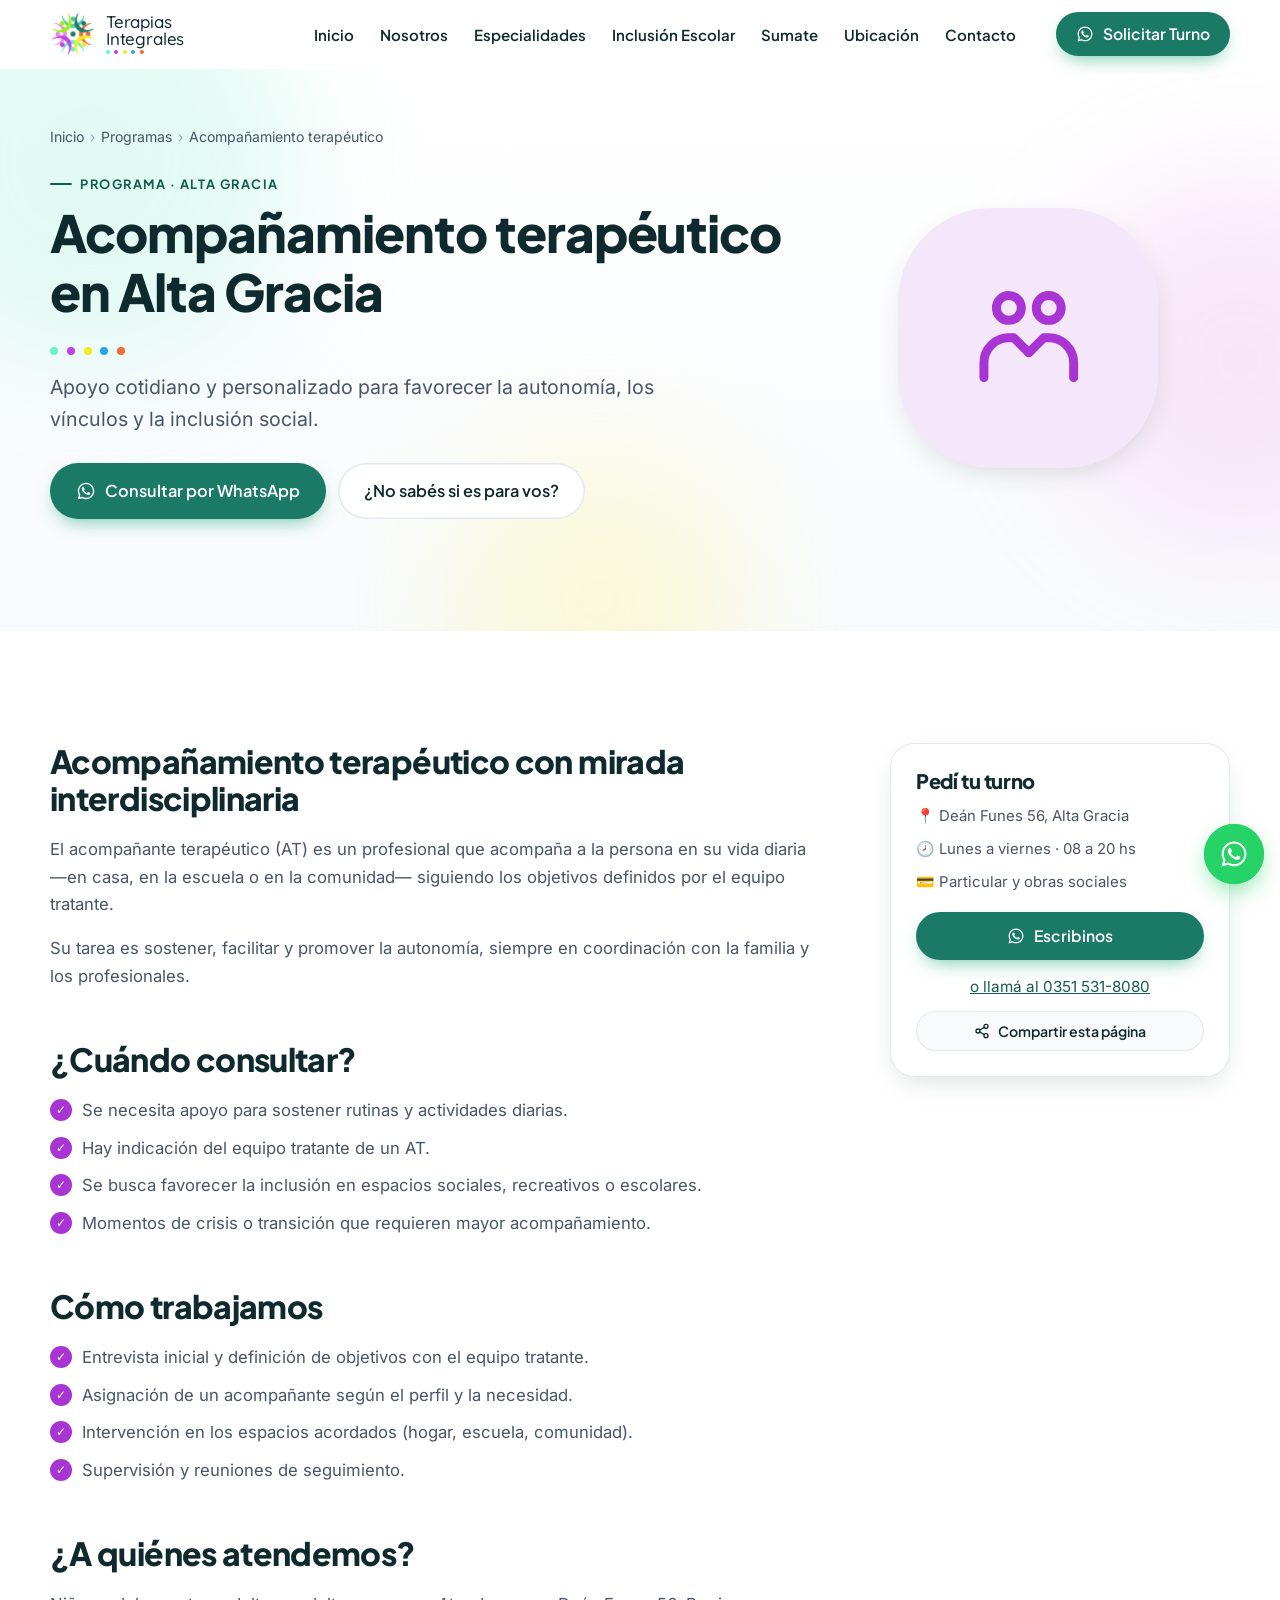
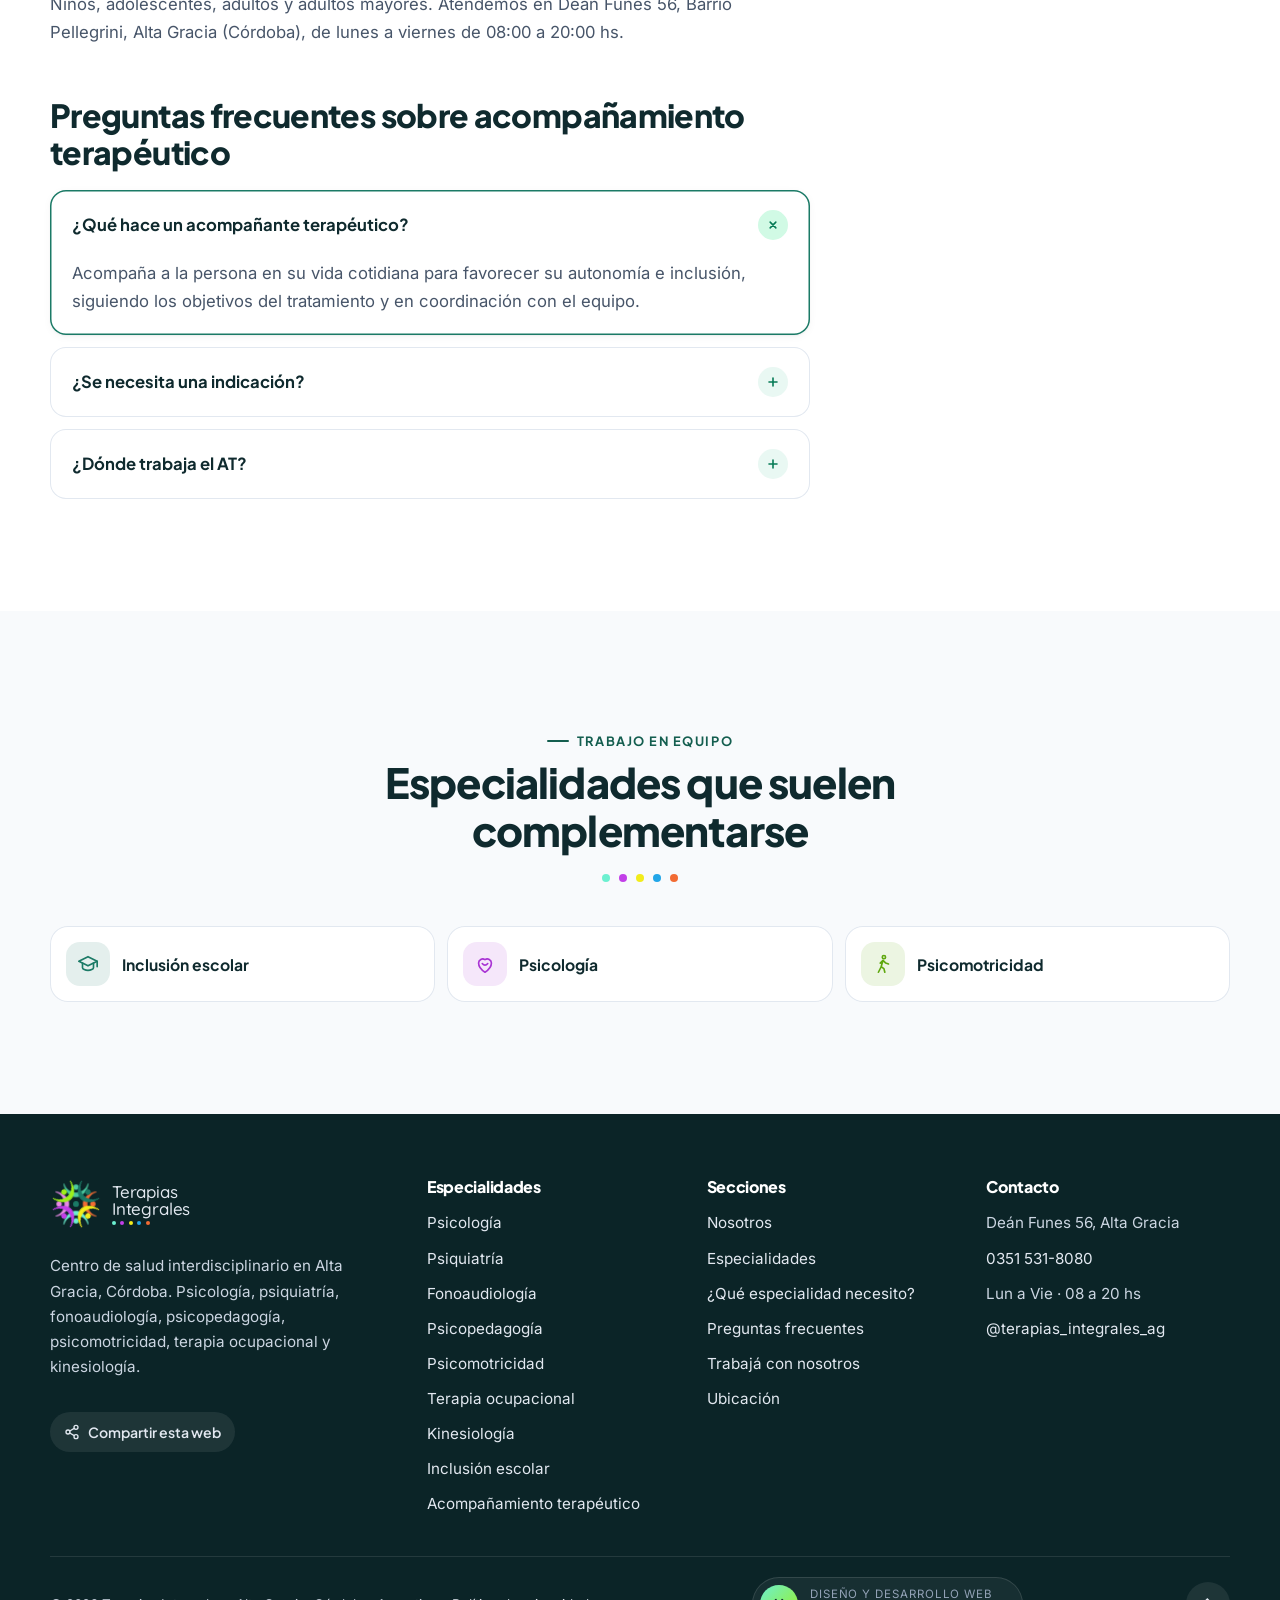
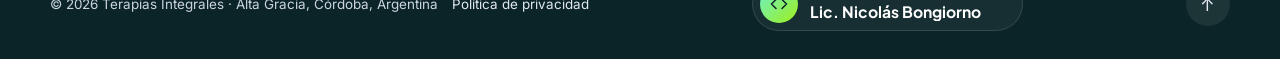
<file: acompanamiento-terapeutico-alta-gracia/index.html>
<!doctype html>
<!-- Diseño y desarrollo web: Lic. Nicolás Bongiorno · WhatsApp +54 9 351 657-5261 · https://wa.me/5493516575261 -->
<!-- Página generada por tools/build.py: editá tools/content.py y volvé a ejecutar el script. -->
<html lang="es-AR">
<head>
  <meta charset="utf-8">
  <meta name="viewport" content="width=device-width, initial-scale=1, viewport-fit=cover">
  <title>Acompañante terapéutico en Alta Gracia | AT · Terapias Integrales</title>
  <meta name="description" content="Acompañamiento terapéutico (AT) en Alta Gracia: apoyo cotidiano personalizado en casa, escuela y comunidad para favorecer la autonomía.">
  <meta name="robots" content="index, follow, max-image-preview:large">
  <link rel="canonical" href="https://licbongiorno.github.io/terapiasintegrales/acompanamiento-terapeutico-alta-gracia/">
  <meta name="theme-color" content="#1B7A66">
  <meta name="geo.region" content="AR-X">
  <meta name="geo.placename" content="Alta Gracia, Córdoba">
  <meta property="og:type" content="website">
  <meta property="og:locale" content="es_AR">
  <meta property="og:site_name" content="Terapias Integrales">
  <meta property="og:title" content="Acompañante terapéutico en Alta Gracia | AT · Terapias Integrales">
  <meta property="og:description" content="Acompañamiento terapéutico (AT) en Alta Gracia: apoyo cotidiano personalizado en casa, escuela y comunidad para favorecer la autonomía.">
  <meta property="og:url" content="https://licbongiorno.github.io/terapiasintegrales/acompanamiento-terapeutico-alta-gracia/">
  <meta property="og:image" content="https://licbongiorno.github.io/terapiasintegrales/assets/img/og-image.png">
  <meta name="twitter:card" content="summary_large_image">
  <link rel="icon" href="../assets/img/logo.svg" type="image/svg+xml">
  <link rel="apple-touch-icon" href="../assets/img/apple-touch-icon.png">
  <link rel="manifest" href="../site.webmanifest">
  <link rel="preload" href="../assets/fonts/plusjakartasans-latin.woff2" as="font" type="font/woff2" crossorigin>
  <link rel="preload" href="../assets/fonts/inter-latin.woff2" as="font" type="font/woff2" crossorigin>
  <link rel="stylesheet" href="../assets/css/styles.css">
  <script type="application/ld+json">
{
  "@context": "https://schema.org",
  "@graph": [
    {
      "@type": "MedicalWebPage",
      "@id": "https://licbongiorno.github.io/terapiasintegrales/acompanamiento-terapeutico-alta-gracia/#pagina",
      "url": "https://licbongiorno.github.io/terapiasintegrales/acompanamiento-terapeutico-alta-gracia/",
      "name": "Acompañante terapéutico en Alta Gracia | AT · Terapias Integrales",
      "description": "Acompañamiento terapéutico (AT) en Alta Gracia: apoyo cotidiano personalizado en casa, escuela y comunidad para favorecer la autonomía.",
      "inLanguage": "es-AR",
      "isPartOf": {
        "@id": "https://licbongiorno.github.io/terapiasintegrales/#web"
      },
      "about": {
        "@id": "https://licbongiorno.github.io/terapiasintegrales/acompanamiento-terapeutico-alta-gracia/#servicio"
      },
      "lastReviewed": "2026-11-19",
      "breadcrumb": {
        "@id": "https://licbongiorno.github.io/terapiasintegrales/acompanamiento-terapeutico-alta-gracia/#ruta"
      }
    },
    {
      "@type": "Service",
      "@id": "https://licbongiorno.github.io/terapiasintegrales/acompanamiento-terapeutico-alta-gracia/#servicio",
      "name": "Acompañamiento terapéutico en Alta Gracia",
      "description": "Apoyo cotidiano y personalizado para favorecer la autonomía, los vínculos y la inclusión social.",
      "provider": {
        "@id": "https://licbongiorno.github.io/terapiasintegrales/#clinica"
      },
      "serviceType": "Acompañamiento terapéutico",
      "areaServed": {
        "@type": "City",
        "name": "Alta Gracia"
      }
    },
    {
      "@type": [
        "MedicalClinic",
        "LocalBusiness"
      ],
      "@id": "https://licbongiorno.github.io/terapiasintegrales/#clinica",
      "name": "Terapias Integrales",
      "url": "https://licbongiorno.github.io/terapiasintegrales/",
      "telephone": "+54 9 351 531-8080",
      "address": {
        "@type": "PostalAddress",
        "streetAddress": "Deán Funes 56, Barrio Pellegrini",
        "addressLocality": "Alta Gracia",
        "addressRegion": "Córdoba",
        "postalCode": "X5186GHG",
        "addressCountry": "AR"
      },
      "availableService": {
        "@id": "https://licbongiorno.github.io/terapiasintegrales/acompanamiento-terapeutico-alta-gracia/#servicio"
      }
    },
    {
      "@type": "BreadcrumbList",
      "@id": "https://licbongiorno.github.io/terapiasintegrales/acompanamiento-terapeutico-alta-gracia/#ruta",
      "itemListElement": [
        {
          "@type": "ListItem",
          "position": 1,
          "name": "Inicio",
          "item": "https://licbongiorno.github.io/terapiasintegrales/"
        },
        {
          "@type": "ListItem",
          "position": 2,
          "name": "Programas",
          "item": "https://licbongiorno.github.io/terapiasintegrales/#programas"
        },
        {
          "@type": "ListItem",
          "position": 3,
          "name": "Acompañamiento terapéutico",
          "item": "https://licbongiorno.github.io/terapiasintegrales/acompanamiento-terapeutico-alta-gracia/"
        }
      ]
    },
    {
      "@type": "FAQPage",
      "mainEntity": [
        {
          "@type": "Question",
          "name": "¿Qué hace un acompañante terapéutico?",
          "acceptedAnswer": {
            "@type": "Answer",
            "text": "Acompaña a la persona en su vida cotidiana para favorecer su autonomía e inclusión, siguiendo los objetivos del tratamiento y en coordinación con el equipo."
          }
        },
        {
          "@type": "Question",
          "name": "¿Se necesita una indicación?",
          "acceptedAnswer": {
            "@type": "Answer",
            "text": "Generalmente el AT es indicado por el profesional tratante, y suele ser un requisito para la cobertura de la obra social."
          }
        },
        {
          "@type": "Question",
          "name": "¿Dónde trabaja el AT?",
          "acceptedAnswer": {
            "@type": "Answer",
            "text": "En los espacios que se acuerden según los objetivos: el hogar, la escuela, actividades recreativas o la comunidad."
          }
        }
      ]
    }
  ]
}
  </script>
</head>

<body>
  <a class="skip-link" href="#main">Saltar al contenido</a>
  <div class="scroll-progress" aria-hidden="true"></div>

  <header class="header" id="top">
    <nav class="nav container" aria-label="Navegación principal">
      <a class="brand" href="../" aria-label="Terapias Integrales, ir al inicio">
        <svg class="lm" viewBox="-320 -320 640 640" aria-hidden="true" focusable="false"><g transform="rotate(0)"><g class="lm-f" style="--i:0;color:var(--l-teal)"><use href="#lm-p"/></g></g><g transform="rotate(90)"><g class="lm-f" style="--i:2;color:var(--l-orange)"><use href="#lm-p"/></g></g><g transform="rotate(180)"><g class="lm-f" style="--i:4;color:var(--l-mint)"><use href="#lm-p"/></g></g><g transform="rotate(270)"><g class="lm-f" style="--i:6;color:var(--l-pink)"><use href="#lm-p"/></g></g><g transform="rotate(45)"><g class="lm-f" style="--i:1;color:var(--l-green)"><use href="#lm-p"/></g></g><g transform="rotate(135)"><g class="lm-f" style="--i:3;color:var(--l-yellow)"><use href="#lm-p"/></g></g><g transform="rotate(225)"><g class="lm-f" style="--i:5;color:var(--l-purple)"><use href="#lm-p"/></g></g><g transform="rotate(315)"><g class="lm-f" style="--i:7;color:var(--l-lime)"><use href="#lm-p"/></g></g><circle class="lm-c" r="36"/></svg>
        <span class="brand__text"><span>Terapias</span><span>Integrales</span><span class="ldots" aria-hidden="true"><i></i><i></i><i></i><i></i><i></i></span></span>
      </a>

      <ul class="nav__links" id="nav-menu">
        <li><a href="../">Inicio</a></li>
        <li><a href="../#nosotros">Nosotros</a></li>
        <li><a href="../#especialidades">Especialidades</a></li>
        <li><a href="../#programas">Inclusión Escolar</a></li>
        <li><a href="../#trabaja-con-nosotros">Sumate</a></li>
        <li><a href="../#ubicacion">Ubicación</a></li>
        <li><a href="../#contacto">Contacto</a></li>
        <li class="nav__cta-mobile"><a class="btn btn--primary js-wa" href="https://wa.me/5493515318080?text=Hola%20Terapias%20Integrales%2C%20quisiera%20hacer%20una%20consulta%20por%20un%20turno." target="_blank" rel="noopener">Solicitar Turno</a></li>
      </ul>

      <a class="btn btn--primary nav__cta magnetic" href="https://wa.me/5493515318080?text=Hola%20Terapias%20Integrales%2C%20quisiera%20hacer%20una%20consulta%20por%20un%20turno." target="_blank" rel="noopener">
        <svg aria-hidden="true" width="18" height="18"><use href="#i-wa"/></svg>
        Solicitar Turno
      </a>

      <button class="nav__toggle" aria-controls="nav-menu" aria-expanded="false" aria-label="Abrir menú">
        <span></span><span></span><span></span>
      </button>
    </nav>
  </header>
  <div class="nav__backdrop" aria-hidden="true"></div>

  <main id="main">
    <section class="page-hero" style="--c:var(--purple)" aria-labelledby="page-title">
      <div class="hero__bg" aria-hidden="true">
        <span class="blob blob--1"></span>
        <span class="blob blob--2"></span>
        <span class="blob blob--3"></span>
      </div>
      <div class="container page-hero__grid">
        <div>
          <nav class="crumbs" aria-label="Ruta de navegación">
            <ol>
              <li><a href="../">Inicio</a></li>
              <li><a href="../#programas">Programas</a></li>
              <li aria-current="page">Acompañamiento terapéutico</li>
            </ol>
          </nav>
          <p class="eyebrow reveal">Programa · Alta Gracia</p>
          <h1 id="page-title" class="reveal">Acompañamiento terapéutico en Alta Gracia</h1>
          <span class="ldots reveal" aria-hidden="true"><i></i><i></i><i></i><i></i><i></i></span>
          <p class="hero__lead reveal">Apoyo cotidiano y personalizado para favorecer la autonomía, los vínculos y la inclusión social.</p>
          <div class="hero__actions reveal">
            <a class="btn btn--primary btn--lg magnetic" href="https://wa.me/5493515318080?text=Hola%20Terapias%20Integrales%2C%20quisiera%20consultar%20por%20acompa%C3%B1amiento%20terap%C3%A9utico." target="_blank" rel="noopener">
              <svg aria-hidden="true" width="20" height="20"><use href="#i-wa"/></svg>
              Consultar por WhatsApp
            </a>
            <a class="btn btn--ghost btn--lg" href="../#orientador-seccion">¿No sabés si es para vos?</a>
          </div>
        </div>
        <div class="page-hero__icon reveal" aria-hidden="true"><svg><use href="#i-hands"/></svg></div>
      </div>
    </section>

    <section class="section">
      <div class="container page-layout">
        <article class="prose" style="--c:var(--purple)">
          <h2 class="reveal">Acompañamiento terapéutico con mirada interdisciplinaria</h2>
          <p class="reveal">El acompañante terapéutico (AT) es un profesional que acompaña a la persona en su vida diaria —en casa, en la escuela o en la comunidad— siguiendo los objetivos definidos por el equipo tratante.</p>
          <p class="reveal">Su tarea es sostener, facilitar y promover la autonomía, siempre en coordinación con la familia y los profesionales.</p>

          <h2 class="reveal">¿Cuándo consultar?</h2>
          <ul class="checks-ink reveal">
              <li>Se necesita apoyo para sostener rutinas y actividades diarias.</li>
              <li>Hay indicación del equipo tratante de un AT.</li>
              <li>Se busca favorecer la inclusión en espacios sociales, recreativos o escolares.</li>
              <li>Momentos de crisis o transición que requieren mayor acompañamiento.</li>
          </ul>

          <h2 class="reveal">Cómo trabajamos</h2>
          <ul class="checks-ink reveal">
              <li>Entrevista inicial y definición de objetivos con el equipo tratante.</li>
              <li>Asignación de un acompañante según el perfil y la necesidad.</li>
              <li>Intervención en los espacios acordados (hogar, escuela, comunidad).</li>
              <li>Supervisión y reuniones de seguimiento.</li>
          </ul>

          <h2 class="reveal">¿A quiénes atendemos?</h2>
          <p class="reveal">Niños, adolescentes, adultos y adultos mayores. Atendemos en Deán Funes 56, Barrio Pellegrini, Alta Gracia (Córdoba), de lunes a viernes de 08:00 a 20:00 hs.</p>

          <h2 class="reveal">Preguntas frecuentes sobre acompañamiento terapéutico</h2>
          <div class="accordion">
            <details class="acc reveal" name="faq" open>
              <summary>¿Qué hace un acompañante terapéutico?</summary>
              <div class="acc__body"><p>Acompaña a la persona en su vida cotidiana para favorecer su autonomía e inclusión, siguiendo los objetivos del tratamiento y en coordinación con el equipo.</p></div>
            </details>
            <details class="acc reveal" name="faq">
              <summary>¿Se necesita una indicación?</summary>
              <div class="acc__body"><p>Generalmente el AT es indicado por el profesional tratante, y suele ser un requisito para la cobertura de la obra social.</p></div>
            </details>
            <details class="acc reveal" name="faq">
              <summary>¿Dónde trabaja el AT?</summary>
              <div class="acc__body"><p>En los espacios que se acuerden según los objetivos: el hogar, la escuela, actividades recreativas o la comunidad.</p></div>
            </details>
          </div>
        </article>

        <aside class="page-aside">
          <div class="aside-card reveal">
            <h2>Pedí tu turno</h2>
            <ul>
              <li>📍 Deán Funes 56, Alta Gracia</li>
              <li>🕗 Lunes a viernes · 08 a 20 hs</li>
              <li>💳 Particular y obras sociales</li>
            </ul>
            <a class="btn btn--primary magnetic" href="https://wa.me/5493515318080?text=Hola%20Terapias%20Integrales%2C%20quisiera%20consultar%20por%20acompa%C3%B1amiento%20terap%C3%A9utico." target="_blank" rel="noopener">
              <svg aria-hidden="true" width="18" height="18"><use href="#i-wa"/></svg> Escribinos
            </a>
            <p style="margin:14px 0 0;text-align:center"><a href="tel:+5493515318080">o llamá al 0351 531-8080</a></p>
            <button type="button" class="share-btn share-btn--light js-share">
              <svg aria-hidden="true" width="16" height="16" viewBox="0 0 24 24" fill="none" stroke="currentColor" stroke-width="2" stroke-linecap="round" stroke-linejoin="round"><circle cx="18" cy="5" r="3"/><circle cx="6" cy="12" r="3"/><circle cx="18" cy="19" r="3"/><path d="m8.6 13.5 6.8 4M15.4 6.5l-6.8 4"/></svg>
              Compartir esta página
            </button>
          </div>
        </aside>
      </div>
    </section>

    <section class="section section--soft" aria-labelledby="rel-title">
      <div class="container">
        <header class="section__head">
          <p class="eyebrow reveal">Trabajo en equipo</p>
          <h2 id="rel-title" class="reveal">Especialidades que suelen complementarse</h2>
          <span class="ldots reveal" aria-hidden="true"><i></i><i></i><i></i><i></i><i></i></span>
        </header>
        <ul class="related reveal">
            <li><a href="../inclusion-escolar-alta-gracia/" style="--c:var(--green)"><span class="card__icon"><svg aria-hidden="true"><use href="#i-school"/></svg></span>Inclusión escolar</a></li>
            <li><a href="../psicologia-alta-gracia/" style="--c:var(--purple)"><span class="card__icon"><svg aria-hidden="true"><use href="#i-psico"/></svg></span>Psicología</a></li>
            <li><a href="../psicomotricidad-alta-gracia/" style="--c:#5FA80F"><span class="card__icon"><svg aria-hidden="true"><use href="#i-motor"/></svg></span>Psicomotricidad</a></li>
        </ul>
      </div>
    </section>
  </main>

  <!-- ================= FOOTER ================= -->
  <footer class="footer">
    <div class="container footer__grid">
      <div>
        <a class="brand brand--light" href="../" aria-label="Terapias Integrales, ir al inicio">
          <svg class="lm lm--footer" viewBox="-320 -320 640 640" aria-hidden="true" focusable="false"><g transform="rotate(0)"><g class="lm-f" style="--i:0;color:var(--l-teal)"><use href="#lm-p"/></g></g><g transform="rotate(90)"><g class="lm-f" style="--i:2;color:var(--l-orange)"><use href="#lm-p"/></g></g><g transform="rotate(180)"><g class="lm-f" style="--i:4;color:var(--l-mint)"><use href="#lm-p"/></g></g><g transform="rotate(270)"><g class="lm-f" style="--i:6;color:var(--l-pink)"><use href="#lm-p"/></g></g><g transform="rotate(45)"><g class="lm-f" style="--i:1;color:var(--l-green)"><use href="#lm-p"/></g></g><g transform="rotate(135)"><g class="lm-f" style="--i:3;color:var(--l-yellow)"><use href="#lm-p"/></g></g><g transform="rotate(225)"><g class="lm-f" style="--i:5;color:var(--l-purple)"><use href="#lm-p"/></g></g><g transform="rotate(315)"><g class="lm-f" style="--i:7;color:var(--l-lime)"><use href="#lm-p"/></g></g><circle class="lm-c" r="36"/></svg>
          <span class="brand__text"><span>Terapias</span><span>Integrales</span><span class="ldots" aria-hidden="true"><i></i><i></i><i></i><i></i><i></i></span></span>
        </a>
        <p class="footer__about">Centro de salud interdisciplinario en Alta Gracia, Córdoba. Psicología, psiquiatría, fonoaudiología, psicopedagogía, psicomotricidad, terapia ocupacional y kinesiología.</p>
        <button type="button" class="share-btn footer__share js-share">
          <svg aria-hidden="true" width="16" height="16" viewBox="0 0 24 24" fill="none" stroke="currentColor" stroke-width="2" stroke-linecap="round" stroke-linejoin="round"><circle cx="18" cy="5" r="3"/><circle cx="6" cy="12" r="3"/><circle cx="18" cy="19" r="3"/><path d="m8.6 13.5 6.8 4M15.4 6.5l-6.8 4"/></svg>
          Compartir esta web
        </button>
      </div>
      <nav aria-label="Especialidades">
        <h2 class="footer__title">Especialidades</h2>
        <ul>
          <li><a href="../psicologia-alta-gracia/">Psicología</a></li>
          <li><a href="../psiquiatria-alta-gracia/">Psiquiatría</a></li>
          <li><a href="../fonoaudiologia-alta-gracia/">Fonoaudiología</a></li>
          <li><a href="../psicopedagogia-alta-gracia/">Psicopedagogía</a></li>
          <li><a href="../psicomotricidad-alta-gracia/">Psicomotricidad</a></li>
          <li><a href="../terapia-ocupacional-alta-gracia/">Terapia ocupacional</a></li>
          <li><a href="../kinesiologia-alta-gracia/">Kinesiología</a></li>
          <li><a href="../inclusion-escolar-alta-gracia/">Inclusión escolar</a></li>
          <li><a href="../acompanamiento-terapeutico-alta-gracia/">Acompañamiento terapéutico</a></li>
        </ul>
      </nav>
      <nav aria-label="Enlaces del pie">
        <h2 class="footer__title">Secciones</h2>
        <ul>
          <li><a href="../#nosotros">Nosotros</a></li>
          <li><a href="../#especialidades">Especialidades</a></li>
          <li><a href="../#orientador-seccion">¿Qué especialidad necesito?</a></li>
          <li><a href="../#faq">Preguntas frecuentes</a></li>
          <li><a href="../#trabaja-con-nosotros">Trabajá con nosotros</a></li>
          <li><a href="../#ubicacion">Ubicación</a></li>
        </ul>
      </nav>
      <div>
        <h2 class="footer__title">Contacto</h2>
        <ul>
          <li>Deán Funes 56, Alta Gracia</li>
          <li><a href="tel:+5493515318080">0351 531-8080</a></li>
          <li>Lun a Vie · 08 a 20 hs</li>
          <li><a href="https://www.instagram.com/terapias_integrales_ag/" target="_blank" rel="noopener">@terapias_integrales_ag</a></li>
        </ul>
      </div>
    </div>
    <div class="container footer__bottom">
      <div class="footer__legal">
        <p>© <span id="year">2026</span> Terapias Integrales · Alta Gracia, Córdoba, Argentina</p>
        <a href="../privacidad/">Política de privacidad</a>
      </div>

      <!-- Crédito de diseño -->
      <a class="credit" href="https://wa.me/5493516575261?text=Hola%20Nicol%C3%A1s%2C%20vi%20la%20web%20de%20Terapias%20Integrales%20y%20me%20gustar%C3%ADa%20una%20p%C3%A1gina%20web%20para%20mi%20proyecto." target="_blank" rel="noopener" aria-label="Diseño y desarrollo web por Lic. Nicolás Bongiorno. ¿Querés una web así? Escribile por WhatsApp al 351 657-5261">
        <span class="credit__badge" aria-hidden="true">
          <svg width="18" height="18" viewBox="0 0 24 24" fill="none" stroke="currentColor" stroke-width="2" stroke-linecap="round" stroke-linejoin="round"><path d="m16 18 6-6-6-6M8 6l-6 6 6 6"/></svg>
        </span>
        <span class="credit__text">
          <span class="credit__small">Diseño y desarrollo web</span>
          <span class="credit__name">Lic. Nicolás Bongiorno</span>
        </span>
        <span class="credit__cta" aria-hidden="true">
          <svg width="16" height="16"><use href="#i-wa"/></svg>
          <span>¿Querés una web así? <strong>351 657-5261</strong></span>
        </span>
      </a>

      <a href="#top" class="to-top" aria-label="Volver arriba">↑</a>
    </div>
  </footer>

  <!-- ================= WHATSAPP FLOTANTE ================= -->
  <a class="wa-float" href="https://wa.me/5493515318080?text=Hola%20Terapias%20Integrales%2C%20quisiera%20hacer%20una%20consulta%20por%20un%20turno." target="_blank" rel="noopener" aria-label="Escribinos por WhatsApp">
    <span class="wa-float__tip">¿Te ayudamos? <strong>Escribinos</strong></span>
    <span class="wa-float__btn"><svg aria-hidden="true" width="30" height="30"><use href="#i-wa"/></svg></span>
  </a>

  <div class="toast" role="status" aria-live="polite"></div>

  <!-- ================= SPRITE DE ÍCONOS ================= -->
  <svg width="0" height="0" style="position:absolute" aria-hidden="true">
    <defs>
      <g id="lm-p"><circle cx="0" cy="-208" r="34" fill="currentColor"/><path d="M-150 -250 C-120 -34 120 -34 150 -250 C100 -100 -100 -100 -150 -250Z" fill="currentColor" stroke="currentColor" stroke-width="8" stroke-linejoin="round"/></g>
      <symbol id="i-wa" viewBox="0 0 24 24"><path fill="currentColor" d="M12.04 2C6.58 2 2.13 6.45 2.13 11.91c0 1.75.46 3.45 1.32 4.95L2.05 22l5.25-1.38c1.45.79 3.08 1.21 4.74 1.21 5.46 0 9.91-4.45 9.91-9.91C21.95 6.45 17.5 2 12.04 2Zm0 18.15c-1.48 0-2.93-.4-4.2-1.15l-.3-.18-3.12.82.83-3.04-.2-.31a8.2 8.2 0 0 1-1.26-4.38c0-4.54 3.7-8.24 8.25-8.24 4.54 0 8.24 3.7 8.24 8.24 0 4.55-3.7 8.24-8.24 8.24Zm4.52-6.16c-.25-.12-1.47-.72-1.69-.81-.23-.08-.39-.12-.56.13-.16.25-.64.81-.78.97-.15.17-.29.19-.54.06-.25-.12-1.05-.39-1.99-1.23-.74-.66-1.23-1.47-1.38-1.72-.14-.25-.01-.38.11-.51.11-.11.25-.29.37-.43.13-.15.17-.25.25-.42.08-.17.04-.31-.02-.43-.06-.13-.56-1.35-.77-1.84-.2-.48-.41-.42-.56-.43h-.48c-.17 0-.43.06-.66.31-.22.25-.86.85-.86 2.07s.89 2.4 1.01 2.56c.12.17 1.75 2.67 4.23 3.74.59.26 1.05.41 1.41.52.59.19 1.13.16 1.56.1.48-.07 1.47-.6 1.67-1.18.21-.58.21-1.07.14-1.18-.06-.1-.22-.16-.47-.28Z"/></symbol>
      <symbol id="i-arrow" viewBox="0 0 24 24"><path fill="none" stroke="currentColor" stroke-width="2" stroke-linecap="round" stroke-linejoin="round" d="M5 12h14M13 6l6 6-6 6"/></symbol>
      <symbol id="i-psico" viewBox="0 0 24 24"><g fill="none" stroke="currentColor" stroke-width="1.8" stroke-linecap="round" stroke-linejoin="round"><path d="M12 21s-7-4.35-7-10a4.5 4.5 0 0 1 7-3.74A4.5 4.5 0 0 1 19 11c0 5.65-7 10-7 10Z"/><path d="M9 11.5c1 1.3 2 1.8 3 1.8s2-.5 3-1.8"/></g></symbol>
      <symbol id="i-fono" viewBox="0 0 24 24"><g fill="none" stroke="currentColor" stroke-width="1.8" stroke-linecap="round" stroke-linejoin="round"><path d="M4 12h2M8 8v8M12 5v14M16 8v8M20 11v2"/></g></symbol>
      <symbol id="i-psp" viewBox="0 0 24 24"><g fill="none" stroke="currentColor" stroke-width="1.8" stroke-linecap="round" stroke-linejoin="round"><path d="M9 18h6M10 21h4"/><path d="M12 3a6 6 0 0 0-3.6 10.8c.6.45 1 1.2 1 2V16h5.2v-.2c0-.8.4-1.55 1-2A6 6 0 0 0 12 3Z"/></g></symbol>
      <symbol id="i-motor" viewBox="0 0 24 24"><g fill="none" stroke="currentColor" stroke-width="1.8" stroke-linecap="round" stroke-linejoin="round"><circle cx="13" cy="4.5" r="1.8"/><path d="M7 21l3-6 3 2 1 4M9 11l3-3 3 3 3 1M10 15l2-7"/></g></symbol>
      <symbol id="i-kine" viewBox="0 0 24 24"><g fill="none" stroke="currentColor" stroke-width="1.8" stroke-linecap="round" stroke-linejoin="round"><path d="M12 3v18M9 6c0 1.5 6 1.5 6 0M9 10c0 1.5 6 1.5 6 0M9 14c0 1.5 6 1.5 6 0M9 18c0 1.5 6 1.5 6 0"/></g></symbol>
      <symbol id="i-psiq" viewBox="0 0 24 24"><g fill="none" stroke="currentColor" stroke-width="1.8" stroke-linecap="round" stroke-linejoin="round"><path d="M9.5 3.5A2.5 2.5 0 0 0 7 6a3 3 0 0 0-2.5 4.4A3 3 0 0 0 5.5 15 3 3 0 0 0 9 18.4a2.5 2.5 0 0 0 3 1.1V5.2a2.5 2.5 0 0 0-2.5-1.7Z"/><path d="M14.5 3.5A2.5 2.5 0 0 1 17 6a3 3 0 0 1 2.5 4.4A3 3 0 0 1 18.5 15a3 3 0 0 1-3.5 3.4 2.5 2.5 0 0 1-3 1.1"/><path d="M12 9h2.5M9.5 12H12M12 15h2"/></g></symbol>
      <symbol id="i-to" viewBox="0 0 24 24"><g fill="none" stroke="currentColor" stroke-width="1.8" stroke-linecap="round" stroke-linejoin="round"><path d="M8 13V5.5a1.5 1.5 0 0 1 3 0V11"/><path d="M11 10.5V4a1.5 1.5 0 0 1 3 0v7"/><path d="M14 10.5V5.5a1.5 1.5 0 0 1 3 0V14a6 6 0 0 1-6 6h-.7a6 6 0 0 1-4.9-2.6L3.2 14a1.5 1.5 0 0 1 2.5-1.6L8 15"/></g></symbol>
      <symbol id="i-school" viewBox="0 0 24 24"><g fill="none" stroke="currentColor" stroke-width="1.8" stroke-linecap="round" stroke-linejoin="round"><path d="M2 9l10-5 10 5-10 5L2 9Z"/><path d="M6 11v5c0 1.5 3 3 6 3s6-1.5 6-3v-5M22 9v6"/></g></symbol>
      <symbol id="i-hands" viewBox="0 0 24 24"><g fill="none" stroke="currentColor" stroke-width="1.8" stroke-linecap="round" stroke-linejoin="round"><circle cx="8" cy="6" r="2.5"/><circle cx="16" cy="6" r="2.5"/><path d="M3 20v-3a5 5 0 0 1 5-5h1l3 3 3-3h1a5 5 0 0 1 5 5v3"/></g></symbol>
      <symbol id="i-shield" viewBox="0 0 24 24"><g fill="none" stroke="currentColor" stroke-width="1.8" stroke-linecap="round" stroke-linejoin="round"><path d="M12 3l8 3v6c0 5-3.5 8-8 9-4.5-1-8-4-8-9V6l8-3Z"/><path d="M9 12l2 2 4-4"/></g></symbol>
      <symbol id="i-pin" viewBox="0 0 24 24"><g fill="none" stroke="currentColor" stroke-width="1.8" stroke-linecap="round" stroke-linejoin="round"><path d="M12 21s-7-6.2-7-12a7 7 0 0 1 14 0c0 5.8-7 12-7 12Z"/><circle cx="12" cy="9" r="2.5"/></g></symbol>
      <symbol id="i-clock" viewBox="0 0 24 24"><g fill="none" stroke="currentColor" stroke-width="1.8" stroke-linecap="round"><circle cx="12" cy="12" r="9"/><path d="M12 7v5l3 2"/></g></symbol>
      <symbol id="i-phone" viewBox="0 0 24 24"><path fill="none" stroke="currentColor" stroke-width="1.8" stroke-linejoin="round" d="M5 3h3l2 5-2.5 1.5a11 11 0 0 0 7 7L16 14l5 2v3a2 2 0 0 1-2 2A16 16 0 0 1 3 5a2 2 0 0 1 2-2Z"/></symbol>
      <symbol id="i-ig" viewBox="0 0 24 24"><g fill="none" stroke="currentColor" stroke-width="1.8"><rect x="3" y="3" width="18" height="18" rx="5"/><circle cx="12" cy="12" r="4"/><circle cx="17.5" cy="6.5" r="1" fill="currentColor"/></g></symbol>
    </defs>
  </svg>

  <script src="../assets/js/main.js" defer></script>
</body>
</html>
</file>
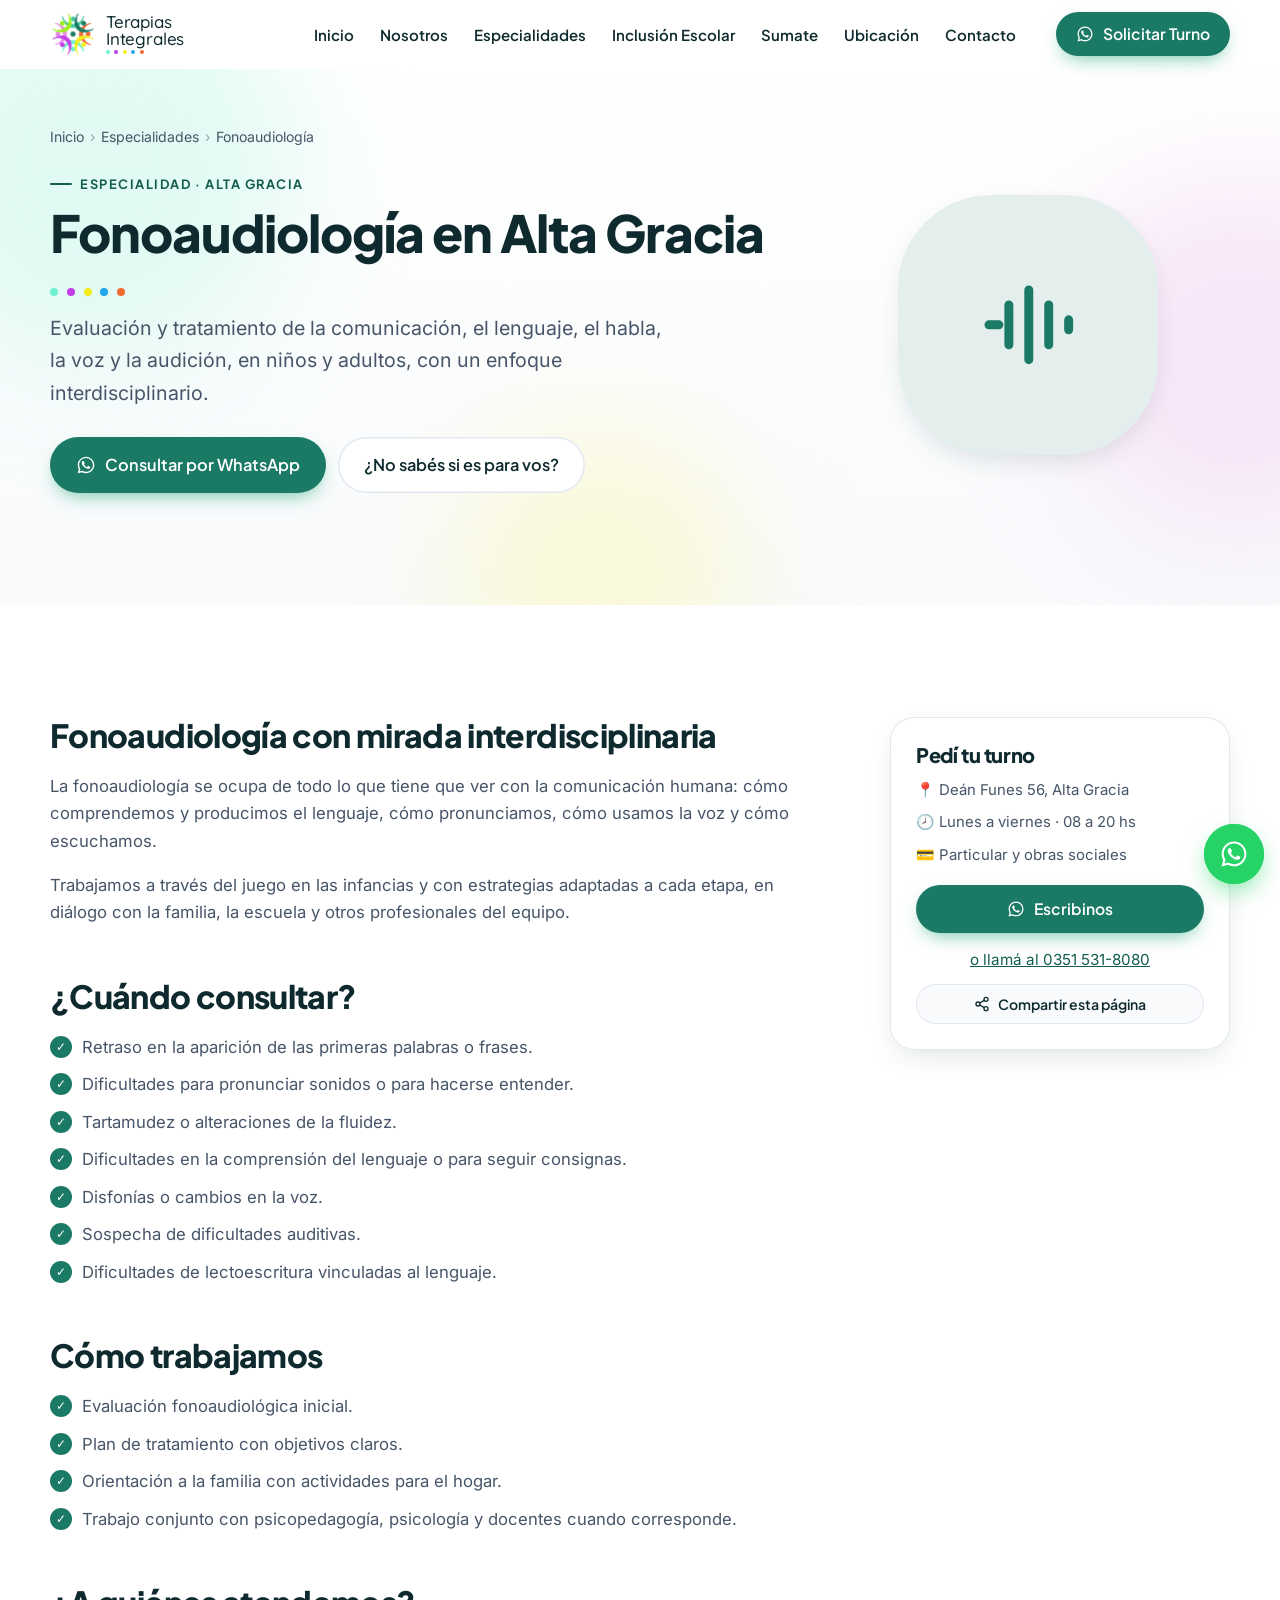
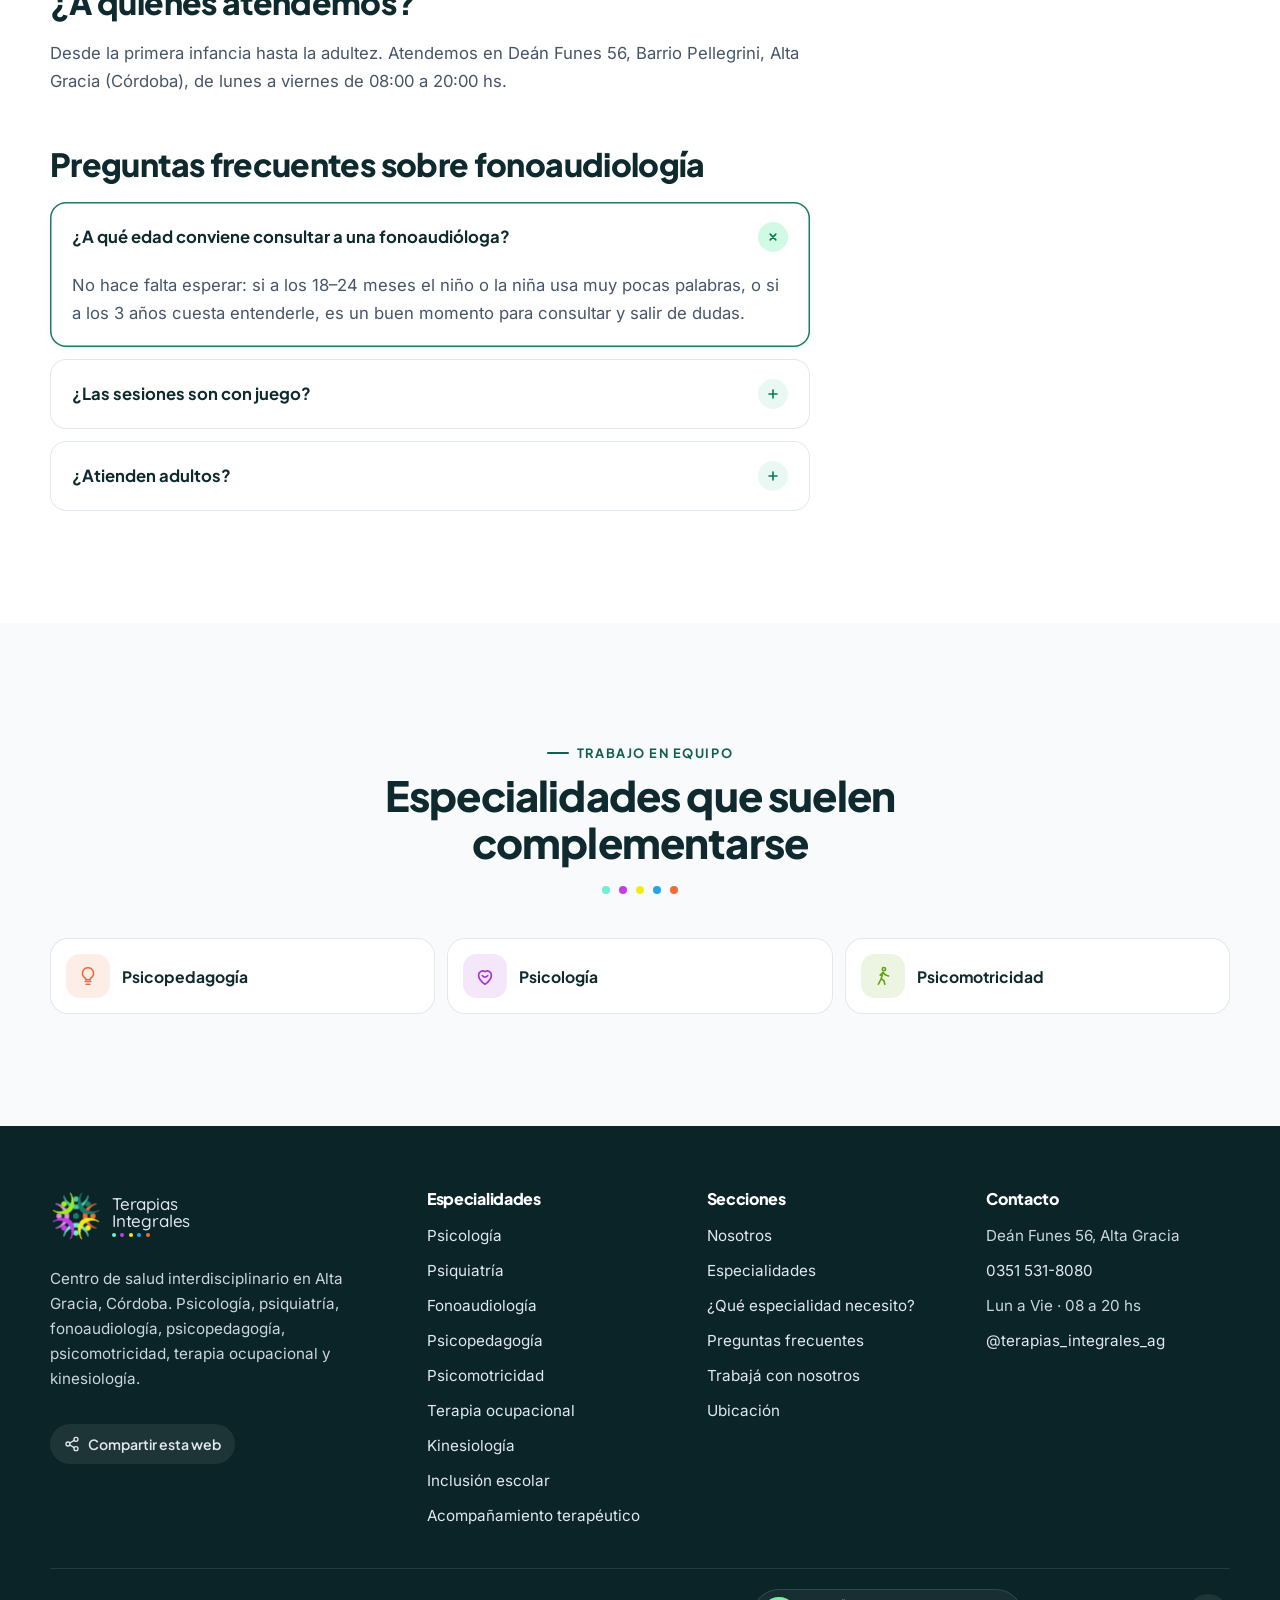
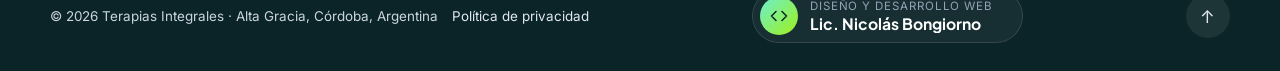
<file: fonoaudiologia-alta-gracia/index.html>
<!doctype html>
<!-- Diseño y desarrollo web: Lic. Nicolás Bongiorno · WhatsApp +54 9 351 657-5261 · https://wa.me/5493516575261 -->
<!-- Página generada por tools/build.py: editá tools/content.py y volvé a ejecutar el script. -->
<html lang="es-AR">
<head>
  <meta charset="utf-8">
  <meta name="viewport" content="width=device-width, initial-scale=1, viewport-fit=cover">
  <title>Fonoaudióloga en Alta Gracia | Lenguaje, habla y audición · Terapias Integrales</title>
  <meta name="description" content="Fonoaudiología en Alta Gracia: evaluación y tratamiento del lenguaje, el habla, la voz, la deglución y la audición en niños y adultos.">
  <meta name="robots" content="index, follow, max-image-preview:large">
  <link rel="canonical" href="https://licbongiorno.github.io/terapiasintegrales/fonoaudiologia-alta-gracia/">
  <meta name="theme-color" content="#1B7A66">
  <meta name="geo.region" content="AR-X">
  <meta name="geo.placename" content="Alta Gracia, Córdoba">
  <meta property="og:type" content="website">
  <meta property="og:locale" content="es_AR">
  <meta property="og:site_name" content="Terapias Integrales">
  <meta property="og:title" content="Fonoaudióloga en Alta Gracia | Lenguaje, habla y audición · Terapias Integrales">
  <meta property="og:description" content="Fonoaudiología en Alta Gracia: evaluación y tratamiento del lenguaje, el habla, la voz, la deglución y la audición en niños y adultos.">
  <meta property="og:url" content="https://licbongiorno.github.io/terapiasintegrales/fonoaudiologia-alta-gracia/">
  <meta property="og:image" content="https://licbongiorno.github.io/terapiasintegrales/assets/img/og-image.png">
  <meta name="twitter:card" content="summary_large_image">
  <link rel="icon" href="../assets/img/logo.svg" type="image/svg+xml">
  <link rel="apple-touch-icon" href="../assets/img/apple-touch-icon.png">
  <link rel="manifest" href="../site.webmanifest">
  <link rel="preload" href="../assets/fonts/plusjakartasans-latin.woff2" as="font" type="font/woff2" crossorigin>
  <link rel="preload" href="../assets/fonts/inter-latin.woff2" as="font" type="font/woff2" crossorigin>
  <link rel="stylesheet" href="../assets/css/styles.css">
  <script type="application/ld+json">
{
  "@context": "https://schema.org",
  "@graph": [
    {
      "@type": "MedicalWebPage",
      "@id": "https://licbongiorno.github.io/terapiasintegrales/fonoaudiologia-alta-gracia/#pagina",
      "url": "https://licbongiorno.github.io/terapiasintegrales/fonoaudiologia-alta-gracia/",
      "name": "Fonoaudióloga en Alta Gracia | Lenguaje, habla y audición · Terapias Integrales",
      "description": "Fonoaudiología en Alta Gracia: evaluación y tratamiento del lenguaje, el habla, la voz, la deglución y la audición en niños y adultos.",
      "inLanguage": "es-AR",
      "isPartOf": {
        "@id": "https://licbongiorno.github.io/terapiasintegrales/#web"
      },
      "about": {
        "@id": "https://licbongiorno.github.io/terapiasintegrales/fonoaudiologia-alta-gracia/#servicio"
      },
      "lastReviewed": "2026-11-19",
      "breadcrumb": {
        "@id": "https://licbongiorno.github.io/terapiasintegrales/fonoaudiologia-alta-gracia/#ruta"
      }
    },
    {
      "@type": "MedicalTherapy",
      "@id": "https://licbongiorno.github.io/terapiasintegrales/fonoaudiologia-alta-gracia/#servicio",
      "name": "Fonoaudiología en Alta Gracia",
      "description": "Evaluación y tratamiento de la comunicación, el lenguaje, el habla, la voz y la audición, en niños y adultos, con un enfoque interdisciplinario."
    },
    {
      "@type": [
        "MedicalClinic",
        "LocalBusiness"
      ],
      "@id": "https://licbongiorno.github.io/terapiasintegrales/#clinica",
      "name": "Terapias Integrales",
      "url": "https://licbongiorno.github.io/terapiasintegrales/",
      "telephone": "+54 9 351 531-8080",
      "address": {
        "@type": "PostalAddress",
        "streetAddress": "Deán Funes 56, Barrio Pellegrini",
        "addressLocality": "Alta Gracia",
        "addressRegion": "Córdoba",
        "postalCode": "X5186GHG",
        "addressCountry": "AR"
      },
      "availableService": {
        "@id": "https://licbongiorno.github.io/terapiasintegrales/fonoaudiologia-alta-gracia/#servicio"
      }
    },
    {
      "@type": "BreadcrumbList",
      "@id": "https://licbongiorno.github.io/terapiasintegrales/fonoaudiologia-alta-gracia/#ruta",
      "itemListElement": [
        {
          "@type": "ListItem",
          "position": 1,
          "name": "Inicio",
          "item": "https://licbongiorno.github.io/terapiasintegrales/"
        },
        {
          "@type": "ListItem",
          "position": 2,
          "name": "Especialidades",
          "item": "https://licbongiorno.github.io/terapiasintegrales/#especialidades"
        },
        {
          "@type": "ListItem",
          "position": 3,
          "name": "Fonoaudiología",
          "item": "https://licbongiorno.github.io/terapiasintegrales/fonoaudiologia-alta-gracia/"
        }
      ]
    },
    {
      "@type": "FAQPage",
      "mainEntity": [
        {
          "@type": "Question",
          "name": "¿A qué edad conviene consultar a una fonoaudióloga?",
          "acceptedAnswer": {
            "@type": "Answer",
            "text": "No hace falta esperar: si a los 18–24 meses el niño o la niña usa muy pocas palabras, o si a los 3 años cuesta entenderle, es un buen momento para consultar y salir de dudas."
          }
        },
        {
          "@type": "Question",
          "name": "¿Las sesiones son con juego?",
          "acceptedAnswer": {
            "@type": "Answer",
            "text": "Sí. En las infancias el juego es la herramienta principal para estimular el lenguaje y la comunicación de forma natural."
          }
        },
        {
          "@type": "Question",
          "name": "¿Atienden adultos?",
          "acceptedAnswer": {
            "@type": "Answer",
            "text": "Sí, también acompañamos a adultos con dificultades de voz, lenguaje o habla."
          }
        }
      ]
    }
  ]
}
  </script>
</head>

<body>
  <a class="skip-link" href="#main">Saltar al contenido</a>
  <div class="scroll-progress" aria-hidden="true"></div>

  <header class="header" id="top">
    <nav class="nav container" aria-label="Navegación principal">
      <a class="brand" href="../" aria-label="Terapias Integrales, ir al inicio">
        <svg class="lm" viewBox="-320 -320 640 640" aria-hidden="true" focusable="false"><g transform="rotate(0)"><g class="lm-f" style="--i:0;color:var(--l-teal)"><use href="#lm-p"/></g></g><g transform="rotate(90)"><g class="lm-f" style="--i:2;color:var(--l-orange)"><use href="#lm-p"/></g></g><g transform="rotate(180)"><g class="lm-f" style="--i:4;color:var(--l-mint)"><use href="#lm-p"/></g></g><g transform="rotate(270)"><g class="lm-f" style="--i:6;color:var(--l-pink)"><use href="#lm-p"/></g></g><g transform="rotate(45)"><g class="lm-f" style="--i:1;color:var(--l-green)"><use href="#lm-p"/></g></g><g transform="rotate(135)"><g class="lm-f" style="--i:3;color:var(--l-yellow)"><use href="#lm-p"/></g></g><g transform="rotate(225)"><g class="lm-f" style="--i:5;color:var(--l-purple)"><use href="#lm-p"/></g></g><g transform="rotate(315)"><g class="lm-f" style="--i:7;color:var(--l-lime)"><use href="#lm-p"/></g></g><circle class="lm-c" r="36"/></svg>
        <span class="brand__text"><span>Terapias</span><span>Integrales</span><span class="ldots" aria-hidden="true"><i></i><i></i><i></i><i></i><i></i></span></span>
      </a>

      <ul class="nav__links" id="nav-menu">
        <li><a href="../">Inicio</a></li>
        <li><a href="../#nosotros">Nosotros</a></li>
        <li><a href="../#especialidades">Especialidades</a></li>
        <li><a href="../#programas">Inclusión Escolar</a></li>
        <li><a href="../#trabaja-con-nosotros">Sumate</a></li>
        <li><a href="../#ubicacion">Ubicación</a></li>
        <li><a href="../#contacto">Contacto</a></li>
        <li class="nav__cta-mobile"><a class="btn btn--primary js-wa" href="https://wa.me/5493515318080?text=Hola%20Terapias%20Integrales%2C%20quisiera%20hacer%20una%20consulta%20por%20un%20turno." target="_blank" rel="noopener">Solicitar Turno</a></li>
      </ul>

      <a class="btn btn--primary nav__cta magnetic" href="https://wa.me/5493515318080?text=Hola%20Terapias%20Integrales%2C%20quisiera%20hacer%20una%20consulta%20por%20un%20turno." target="_blank" rel="noopener">
        <svg aria-hidden="true" width="18" height="18"><use href="#i-wa"/></svg>
        Solicitar Turno
      </a>

      <button class="nav__toggle" aria-controls="nav-menu" aria-expanded="false" aria-label="Abrir menú">
        <span></span><span></span><span></span>
      </button>
    </nav>
  </header>
  <div class="nav__backdrop" aria-hidden="true"></div>

  <main id="main">
    <section class="page-hero" style="--c:var(--green)" aria-labelledby="page-title">
      <div class="hero__bg" aria-hidden="true">
        <span class="blob blob--1"></span>
        <span class="blob blob--2"></span>
        <span class="blob blob--3"></span>
      </div>
      <div class="container page-hero__grid">
        <div>
          <nav class="crumbs" aria-label="Ruta de navegación">
            <ol>
              <li><a href="../">Inicio</a></li>
              <li><a href="../#especialidades">Especialidades</a></li>
              <li aria-current="page">Fonoaudiología</li>
            </ol>
          </nav>
          <p class="eyebrow reveal">Especialidad · Alta Gracia</p>
          <h1 id="page-title" class="reveal">Fonoaudiología en Alta Gracia</h1>
          <span class="ldots reveal" aria-hidden="true"><i></i><i></i><i></i><i></i><i></i></span>
          <p class="hero__lead reveal">Evaluación y tratamiento de la comunicación, el lenguaje, el habla, la voz y la audición, en niños y adultos, con un enfoque interdisciplinario.</p>
          <div class="hero__actions reveal">
            <a class="btn btn--primary btn--lg magnetic" href="https://wa.me/5493515318080?text=Hola%20Terapias%20Integrales%2C%20quisiera%20consultar%20por%20fonoaudiolog%C3%ADa." target="_blank" rel="noopener">
              <svg aria-hidden="true" width="20" height="20"><use href="#i-wa"/></svg>
              Consultar por WhatsApp
            </a>
            <a class="btn btn--ghost btn--lg" href="../#orientador-seccion">¿No sabés si es para vos?</a>
          </div>
        </div>
        <div class="page-hero__icon reveal" aria-hidden="true"><svg><use href="#i-fono"/></svg></div>
      </div>
    </section>

    <section class="section">
      <div class="container page-layout">
        <article class="prose" style="--c:var(--green)">
          <h2 class="reveal">Fonoaudiología con mirada interdisciplinaria</h2>
          <p class="reveal">La fonoaudiología se ocupa de todo lo que tiene que ver con la comunicación humana: cómo comprendemos y producimos el lenguaje, cómo pronunciamos, cómo usamos la voz y cómo escuchamos.</p>
          <p class="reveal">Trabajamos a través del juego en las infancias y con estrategias adaptadas a cada etapa, en diálogo con la familia, la escuela y otros profesionales del equipo.</p>

          <h2 class="reveal">¿Cuándo consultar?</h2>
          <ul class="checks-ink reveal">
              <li>Retraso en la aparición de las primeras palabras o frases.</li>
              <li>Dificultades para pronunciar sonidos o para hacerse entender.</li>
              <li>Tartamudez o alteraciones de la fluidez.</li>
              <li>Dificultades en la comprensión del lenguaje o para seguir consignas.</li>
              <li>Disfonías o cambios en la voz.</li>
              <li>Sospecha de dificultades auditivas.</li>
              <li>Dificultades de lectoescritura vinculadas al lenguaje.</li>
          </ul>

          <h2 class="reveal">Cómo trabajamos</h2>
          <ul class="checks-ink reveal">
              <li>Evaluación fonoaudiológica inicial.</li>
              <li>Plan de tratamiento con objetivos claros.</li>
              <li>Orientación a la familia con actividades para el hogar.</li>
              <li>Trabajo conjunto con psicopedagogía, psicología y docentes cuando corresponde.</li>
          </ul>

          <h2 class="reveal">¿A quiénes atendemos?</h2>
          <p class="reveal">Desde la primera infancia hasta la adultez. Atendemos en Deán Funes 56, Barrio Pellegrini, Alta Gracia (Córdoba), de lunes a viernes de 08:00 a 20:00 hs.</p>

          <h2 class="reveal">Preguntas frecuentes sobre fonoaudiología</h2>
          <div class="accordion">
            <details class="acc reveal" name="faq" open>
              <summary>¿A qué edad conviene consultar a una fonoaudióloga?</summary>
              <div class="acc__body"><p>No hace falta esperar: si a los 18–24 meses el niño o la niña usa muy pocas palabras, o si a los 3 años cuesta entenderle, es un buen momento para consultar y salir de dudas.</p></div>
            </details>
            <details class="acc reveal" name="faq">
              <summary>¿Las sesiones son con juego?</summary>
              <div class="acc__body"><p>Sí. En las infancias el juego es la herramienta principal para estimular el lenguaje y la comunicación de forma natural.</p></div>
            </details>
            <details class="acc reveal" name="faq">
              <summary>¿Atienden adultos?</summary>
              <div class="acc__body"><p>Sí, también acompañamos a adultos con dificultades de voz, lenguaje o habla.</p></div>
            </details>
          </div>
        </article>

        <aside class="page-aside">
          <div class="aside-card reveal">
            <h2>Pedí tu turno</h2>
            <ul>
              <li>📍 Deán Funes 56, Alta Gracia</li>
              <li>🕗 Lunes a viernes · 08 a 20 hs</li>
              <li>💳 Particular y obras sociales</li>
            </ul>
            <a class="btn btn--primary magnetic" href="https://wa.me/5493515318080?text=Hola%20Terapias%20Integrales%2C%20quisiera%20consultar%20por%20fonoaudiolog%C3%ADa." target="_blank" rel="noopener">
              <svg aria-hidden="true" width="18" height="18"><use href="#i-wa"/></svg> Escribinos
            </a>
            <p style="margin:14px 0 0;text-align:center"><a href="tel:+5493515318080">o llamá al 0351 531-8080</a></p>
            <button type="button" class="share-btn share-btn--light js-share">
              <svg aria-hidden="true" width="16" height="16" viewBox="0 0 24 24" fill="none" stroke="currentColor" stroke-width="2" stroke-linecap="round" stroke-linejoin="round"><circle cx="18" cy="5" r="3"/><circle cx="6" cy="12" r="3"/><circle cx="18" cy="19" r="3"/><path d="m8.6 13.5 6.8 4M15.4 6.5l-6.8 4"/></svg>
              Compartir esta página
            </button>
          </div>
        </aside>
      </div>
    </section>

    <section class="section section--soft" aria-labelledby="rel-title">
      <div class="container">
        <header class="section__head">
          <p class="eyebrow reveal">Trabajo en equipo</p>
          <h2 id="rel-title" class="reveal">Especialidades que suelen complementarse</h2>
          <span class="ldots reveal" aria-hidden="true"><i></i><i></i><i></i><i></i><i></i></span>
        </header>
        <ul class="related reveal">
            <li><a href="../psicopedagogia-alta-gracia/" style="--c:var(--coral)"><span class="card__icon"><svg aria-hidden="true"><use href="#i-psp"/></svg></span>Psicopedagogía</a></li>
            <li><a href="../psicologia-alta-gracia/" style="--c:var(--purple)"><span class="card__icon"><svg aria-hidden="true"><use href="#i-psico"/></svg></span>Psicología</a></li>
            <li><a href="../psicomotricidad-alta-gracia/" style="--c:#5FA80F"><span class="card__icon"><svg aria-hidden="true"><use href="#i-motor"/></svg></span>Psicomotricidad</a></li>
        </ul>
      </div>
    </section>
  </main>

  <!-- ================= FOOTER ================= -->
  <footer class="footer">
    <div class="container footer__grid">
      <div>
        <a class="brand brand--light" href="../" aria-label="Terapias Integrales, ir al inicio">
          <svg class="lm lm--footer" viewBox="-320 -320 640 640" aria-hidden="true" focusable="false"><g transform="rotate(0)"><g class="lm-f" style="--i:0;color:var(--l-teal)"><use href="#lm-p"/></g></g><g transform="rotate(90)"><g class="lm-f" style="--i:2;color:var(--l-orange)"><use href="#lm-p"/></g></g><g transform="rotate(180)"><g class="lm-f" style="--i:4;color:var(--l-mint)"><use href="#lm-p"/></g></g><g transform="rotate(270)"><g class="lm-f" style="--i:6;color:var(--l-pink)"><use href="#lm-p"/></g></g><g transform="rotate(45)"><g class="lm-f" style="--i:1;color:var(--l-green)"><use href="#lm-p"/></g></g><g transform="rotate(135)"><g class="lm-f" style="--i:3;color:var(--l-yellow)"><use href="#lm-p"/></g></g><g transform="rotate(225)"><g class="lm-f" style="--i:5;color:var(--l-purple)"><use href="#lm-p"/></g></g><g transform="rotate(315)"><g class="lm-f" style="--i:7;color:var(--l-lime)"><use href="#lm-p"/></g></g><circle class="lm-c" r="36"/></svg>
          <span class="brand__text"><span>Terapias</span><span>Integrales</span><span class="ldots" aria-hidden="true"><i></i><i></i><i></i><i></i><i></i></span></span>
        </a>
        <p class="footer__about">Centro de salud interdisciplinario en Alta Gracia, Córdoba. Psicología, psiquiatría, fonoaudiología, psicopedagogía, psicomotricidad, terapia ocupacional y kinesiología.</p>
        <button type="button" class="share-btn footer__share js-share">
          <svg aria-hidden="true" width="16" height="16" viewBox="0 0 24 24" fill="none" stroke="currentColor" stroke-width="2" stroke-linecap="round" stroke-linejoin="round"><circle cx="18" cy="5" r="3"/><circle cx="6" cy="12" r="3"/><circle cx="18" cy="19" r="3"/><path d="m8.6 13.5 6.8 4M15.4 6.5l-6.8 4"/></svg>
          Compartir esta web
        </button>
      </div>
      <nav aria-label="Especialidades">
        <h2 class="footer__title">Especialidades</h2>
        <ul>
          <li><a href="../psicologia-alta-gracia/">Psicología</a></li>
          <li><a href="../psiquiatria-alta-gracia/">Psiquiatría</a></li>
          <li><a href="../fonoaudiologia-alta-gracia/">Fonoaudiología</a></li>
          <li><a href="../psicopedagogia-alta-gracia/">Psicopedagogía</a></li>
          <li><a href="../psicomotricidad-alta-gracia/">Psicomotricidad</a></li>
          <li><a href="../terapia-ocupacional-alta-gracia/">Terapia ocupacional</a></li>
          <li><a href="../kinesiologia-alta-gracia/">Kinesiología</a></li>
          <li><a href="../inclusion-escolar-alta-gracia/">Inclusión escolar</a></li>
          <li><a href="../acompanamiento-terapeutico-alta-gracia/">Acompañamiento terapéutico</a></li>
        </ul>
      </nav>
      <nav aria-label="Enlaces del pie">
        <h2 class="footer__title">Secciones</h2>
        <ul>
          <li><a href="../#nosotros">Nosotros</a></li>
          <li><a href="../#especialidades">Especialidades</a></li>
          <li><a href="../#orientador-seccion">¿Qué especialidad necesito?</a></li>
          <li><a href="../#faq">Preguntas frecuentes</a></li>
          <li><a href="../#trabaja-con-nosotros">Trabajá con nosotros</a></li>
          <li><a href="../#ubicacion">Ubicación</a></li>
        </ul>
      </nav>
      <div>
        <h2 class="footer__title">Contacto</h2>
        <ul>
          <li>Deán Funes 56, Alta Gracia</li>
          <li><a href="tel:+5493515318080">0351 531-8080</a></li>
          <li>Lun a Vie · 08 a 20 hs</li>
          <li><a href="https://www.instagram.com/terapias_integrales_ag/" target="_blank" rel="noopener">@terapias_integrales_ag</a></li>
        </ul>
      </div>
    </div>
    <div class="container footer__bottom">
      <div class="footer__legal">
        <p>© <span id="year">2026</span> Terapias Integrales · Alta Gracia, Córdoba, Argentina</p>
        <a href="../privacidad/">Política de privacidad</a>
      </div>

      <!-- Crédito de diseño -->
      <a class="credit" href="https://wa.me/5493516575261?text=Hola%20Nicol%C3%A1s%2C%20vi%20la%20web%20de%20Terapias%20Integrales%20y%20me%20gustar%C3%ADa%20una%20p%C3%A1gina%20web%20para%20mi%20proyecto." target="_blank" rel="noopener" aria-label="Diseño y desarrollo web por Lic. Nicolás Bongiorno. ¿Querés una web así? Escribile por WhatsApp al 351 657-5261">
        <span class="credit__badge" aria-hidden="true">
          <svg width="18" height="18" viewBox="0 0 24 24" fill="none" stroke="currentColor" stroke-width="2" stroke-linecap="round" stroke-linejoin="round"><path d="m16 18 6-6-6-6M8 6l-6 6 6 6"/></svg>
        </span>
        <span class="credit__text">
          <span class="credit__small">Diseño y desarrollo web</span>
          <span class="credit__name">Lic. Nicolás Bongiorno</span>
        </span>
        <span class="credit__cta" aria-hidden="true">
          <svg width="16" height="16"><use href="#i-wa"/></svg>
          <span>¿Querés una web así? <strong>351 657-5261</strong></span>
        </span>
      </a>

      <a href="#top" class="to-top" aria-label="Volver arriba">↑</a>
    </div>
  </footer>

  <!-- ================= WHATSAPP FLOTANTE ================= -->
  <a class="wa-float" href="https://wa.me/5493515318080?text=Hola%20Terapias%20Integrales%2C%20quisiera%20hacer%20una%20consulta%20por%20un%20turno." target="_blank" rel="noopener" aria-label="Escribinos por WhatsApp">
    <span class="wa-float__tip">¿Te ayudamos? <strong>Escribinos</strong></span>
    <span class="wa-float__btn"><svg aria-hidden="true" width="30" height="30"><use href="#i-wa"/></svg></span>
  </a>

  <div class="toast" role="status" aria-live="polite"></div>

  <!-- ================= SPRITE DE ÍCONOS ================= -->
  <svg width="0" height="0" style="position:absolute" aria-hidden="true">
    <defs>
      <g id="lm-p"><circle cx="0" cy="-208" r="34" fill="currentColor"/><path d="M-150 -250 C-120 -34 120 -34 150 -250 C100 -100 -100 -100 -150 -250Z" fill="currentColor" stroke="currentColor" stroke-width="8" stroke-linejoin="round"/></g>
      <symbol id="i-wa" viewBox="0 0 24 24"><path fill="currentColor" d="M12.04 2C6.58 2 2.13 6.45 2.13 11.91c0 1.75.46 3.45 1.32 4.95L2.05 22l5.25-1.38c1.45.79 3.08 1.21 4.74 1.21 5.46 0 9.91-4.45 9.91-9.91C21.95 6.45 17.5 2 12.04 2Zm0 18.15c-1.48 0-2.93-.4-4.2-1.15l-.3-.18-3.12.82.83-3.04-.2-.31a8.2 8.2 0 0 1-1.26-4.38c0-4.54 3.7-8.24 8.25-8.24 4.54 0 8.24 3.7 8.24 8.24 0 4.55-3.7 8.24-8.24 8.24Zm4.52-6.16c-.25-.12-1.47-.72-1.69-.81-.23-.08-.39-.12-.56.13-.16.25-.64.81-.78.97-.15.17-.29.19-.54.06-.25-.12-1.05-.39-1.99-1.23-.74-.66-1.23-1.47-1.38-1.72-.14-.25-.01-.38.11-.51.11-.11.25-.29.37-.43.13-.15.17-.25.25-.42.08-.17.04-.31-.02-.43-.06-.13-.56-1.35-.77-1.84-.2-.48-.41-.42-.56-.43h-.48c-.17 0-.43.06-.66.31-.22.25-.86.85-.86 2.07s.89 2.4 1.01 2.56c.12.17 1.75 2.67 4.23 3.74.59.26 1.05.41 1.41.52.59.19 1.13.16 1.56.1.48-.07 1.47-.6 1.67-1.18.21-.58.21-1.07.14-1.18-.06-.1-.22-.16-.47-.28Z"/></symbol>
      <symbol id="i-arrow" viewBox="0 0 24 24"><path fill="none" stroke="currentColor" stroke-width="2" stroke-linecap="round" stroke-linejoin="round" d="M5 12h14M13 6l6 6-6 6"/></symbol>
      <symbol id="i-psico" viewBox="0 0 24 24"><g fill="none" stroke="currentColor" stroke-width="1.8" stroke-linecap="round" stroke-linejoin="round"><path d="M12 21s-7-4.35-7-10a4.5 4.5 0 0 1 7-3.74A4.5 4.5 0 0 1 19 11c0 5.65-7 10-7 10Z"/><path d="M9 11.5c1 1.3 2 1.8 3 1.8s2-.5 3-1.8"/></g></symbol>
      <symbol id="i-fono" viewBox="0 0 24 24"><g fill="none" stroke="currentColor" stroke-width="1.8" stroke-linecap="round" stroke-linejoin="round"><path d="M4 12h2M8 8v8M12 5v14M16 8v8M20 11v2"/></g></symbol>
      <symbol id="i-psp" viewBox="0 0 24 24"><g fill="none" stroke="currentColor" stroke-width="1.8" stroke-linecap="round" stroke-linejoin="round"><path d="M9 18h6M10 21h4"/><path d="M12 3a6 6 0 0 0-3.6 10.8c.6.45 1 1.2 1 2V16h5.2v-.2c0-.8.4-1.55 1-2A6 6 0 0 0 12 3Z"/></g></symbol>
      <symbol id="i-motor" viewBox="0 0 24 24"><g fill="none" stroke="currentColor" stroke-width="1.8" stroke-linecap="round" stroke-linejoin="round"><circle cx="13" cy="4.5" r="1.8"/><path d="M7 21l3-6 3 2 1 4M9 11l3-3 3 3 3 1M10 15l2-7"/></g></symbol>
      <symbol id="i-kine" viewBox="0 0 24 24"><g fill="none" stroke="currentColor" stroke-width="1.8" stroke-linecap="round" stroke-linejoin="round"><path d="M12 3v18M9 6c0 1.5 6 1.5 6 0M9 10c0 1.5 6 1.5 6 0M9 14c0 1.5 6 1.5 6 0M9 18c0 1.5 6 1.5 6 0"/></g></symbol>
      <symbol id="i-psiq" viewBox="0 0 24 24"><g fill="none" stroke="currentColor" stroke-width="1.8" stroke-linecap="round" stroke-linejoin="round"><path d="M9.5 3.5A2.5 2.5 0 0 0 7 6a3 3 0 0 0-2.5 4.4A3 3 0 0 0 5.5 15 3 3 0 0 0 9 18.4a2.5 2.5 0 0 0 3 1.1V5.2a2.5 2.5 0 0 0-2.5-1.7Z"/><path d="M14.5 3.5A2.5 2.5 0 0 1 17 6a3 3 0 0 1 2.5 4.4A3 3 0 0 1 18.5 15a3 3 0 0 1-3.5 3.4 2.5 2.5 0 0 1-3 1.1"/><path d="M12 9h2.5M9.5 12H12M12 15h2"/></g></symbol>
      <symbol id="i-to" viewBox="0 0 24 24"><g fill="none" stroke="currentColor" stroke-width="1.8" stroke-linecap="round" stroke-linejoin="round"><path d="M8 13V5.5a1.5 1.5 0 0 1 3 0V11"/><path d="M11 10.5V4a1.5 1.5 0 0 1 3 0v7"/><path d="M14 10.5V5.5a1.5 1.5 0 0 1 3 0V14a6 6 0 0 1-6 6h-.7a6 6 0 0 1-4.9-2.6L3.2 14a1.5 1.5 0 0 1 2.5-1.6L8 15"/></g></symbol>
      <symbol id="i-school" viewBox="0 0 24 24"><g fill="none" stroke="currentColor" stroke-width="1.8" stroke-linecap="round" stroke-linejoin="round"><path d="M2 9l10-5 10 5-10 5L2 9Z"/><path d="M6 11v5c0 1.5 3 3 6 3s6-1.5 6-3v-5M22 9v6"/></g></symbol>
      <symbol id="i-hands" viewBox="0 0 24 24"><g fill="none" stroke="currentColor" stroke-width="1.8" stroke-linecap="round" stroke-linejoin="round"><circle cx="8" cy="6" r="2.5"/><circle cx="16" cy="6" r="2.5"/><path d="M3 20v-3a5 5 0 0 1 5-5h1l3 3 3-3h1a5 5 0 0 1 5 5v3"/></g></symbol>
      <symbol id="i-shield" viewBox="0 0 24 24"><g fill="none" stroke="currentColor" stroke-width="1.8" stroke-linecap="round" stroke-linejoin="round"><path d="M12 3l8 3v6c0 5-3.5 8-8 9-4.5-1-8-4-8-9V6l8-3Z"/><path d="M9 12l2 2 4-4"/></g></symbol>
      <symbol id="i-pin" viewBox="0 0 24 24"><g fill="none" stroke="currentColor" stroke-width="1.8" stroke-linecap="round" stroke-linejoin="round"><path d="M12 21s-7-6.2-7-12a7 7 0 0 1 14 0c0 5.8-7 12-7 12Z"/><circle cx="12" cy="9" r="2.5"/></g></symbol>
      <symbol id="i-clock" viewBox="0 0 24 24"><g fill="none" stroke="currentColor" stroke-width="1.8" stroke-linecap="round"><circle cx="12" cy="12" r="9"/><path d="M12 7v5l3 2"/></g></symbol>
      <symbol id="i-phone" viewBox="0 0 24 24"><path fill="none" stroke="currentColor" stroke-width="1.8" stroke-linejoin="round" d="M5 3h3l2 5-2.5 1.5a11 11 0 0 0 7 7L16 14l5 2v3a2 2 0 0 1-2 2A16 16 0 0 1 3 5a2 2 0 0 1 2-2Z"/></symbol>
      <symbol id="i-ig" viewBox="0 0 24 24"><g fill="none" stroke="currentColor" stroke-width="1.8"><rect x="3" y="3" width="18" height="18" rx="5"/><circle cx="12" cy="12" r="4"/><circle cx="17.5" cy="6.5" r="1" fill="currentColor"/></g></symbol>
    </defs>
  </svg>

  <script src="../assets/js/main.js" defer></script>
</body>
</html>
</file>
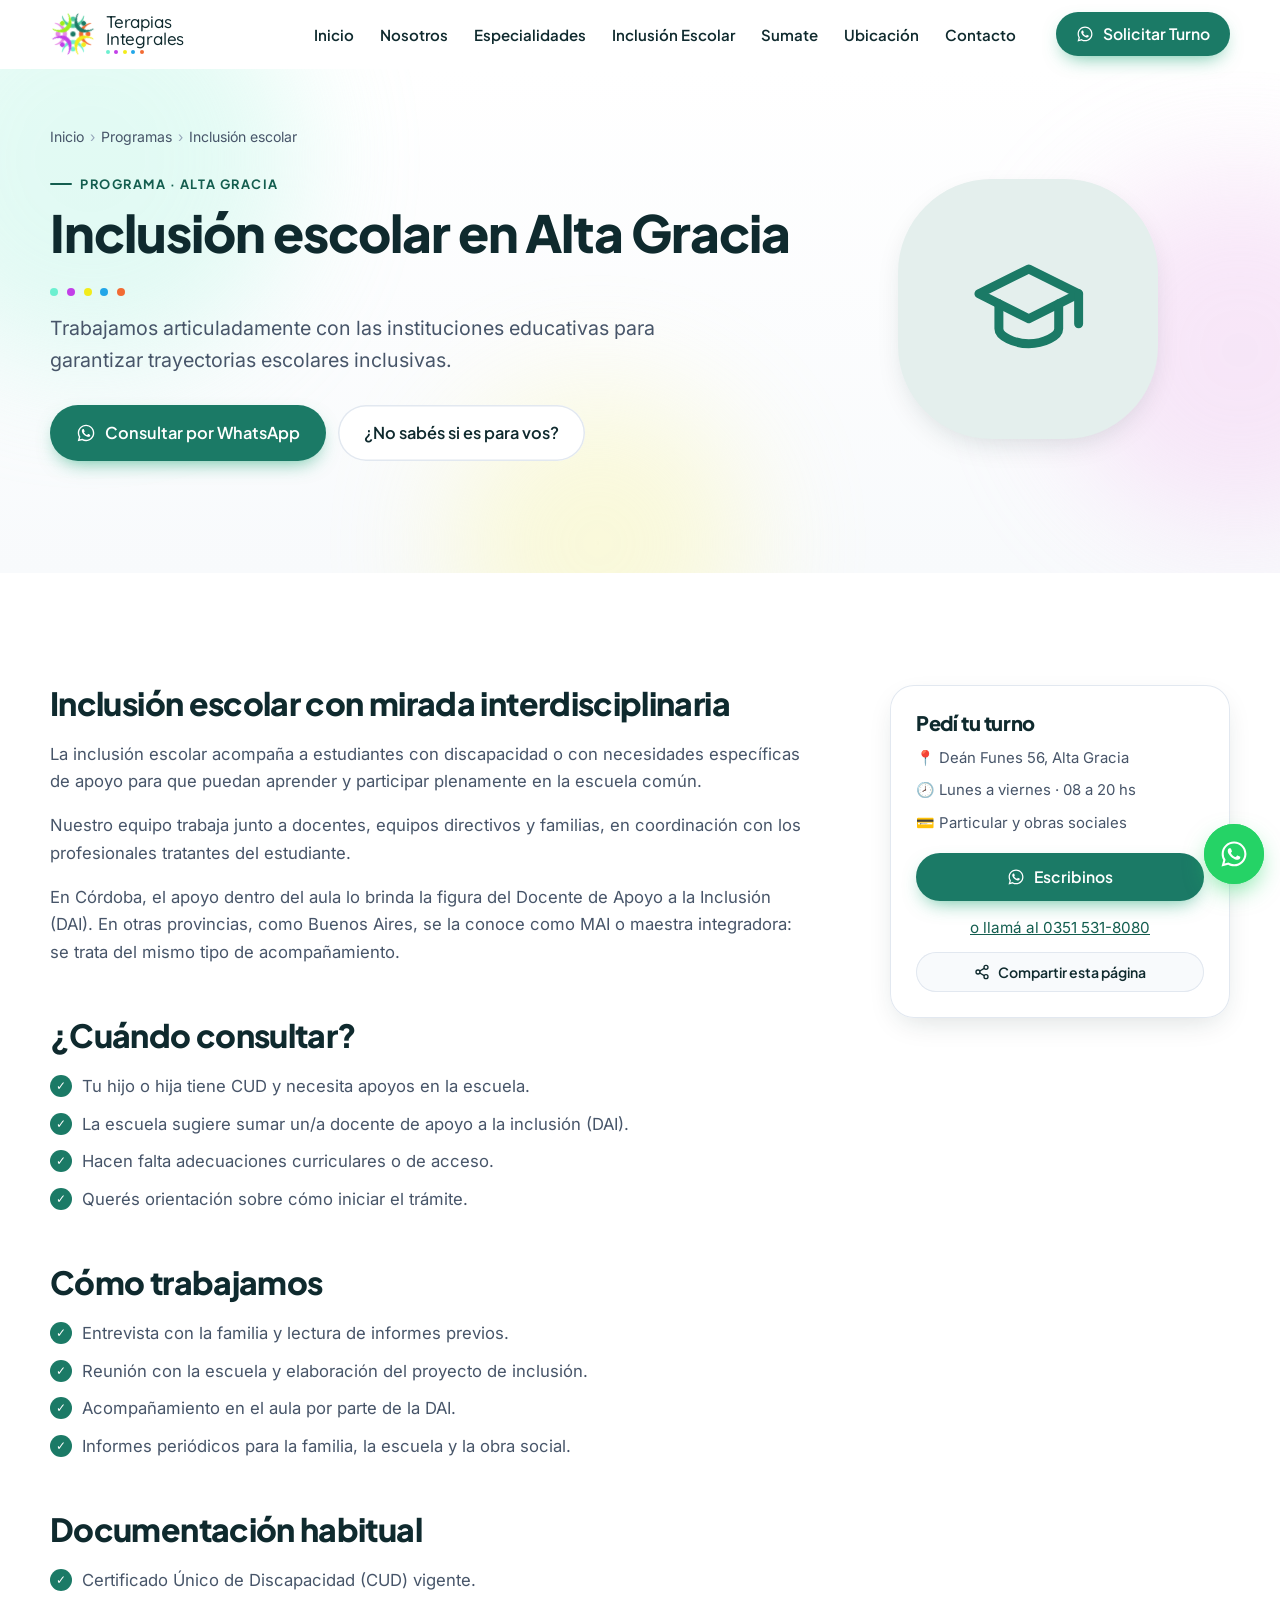
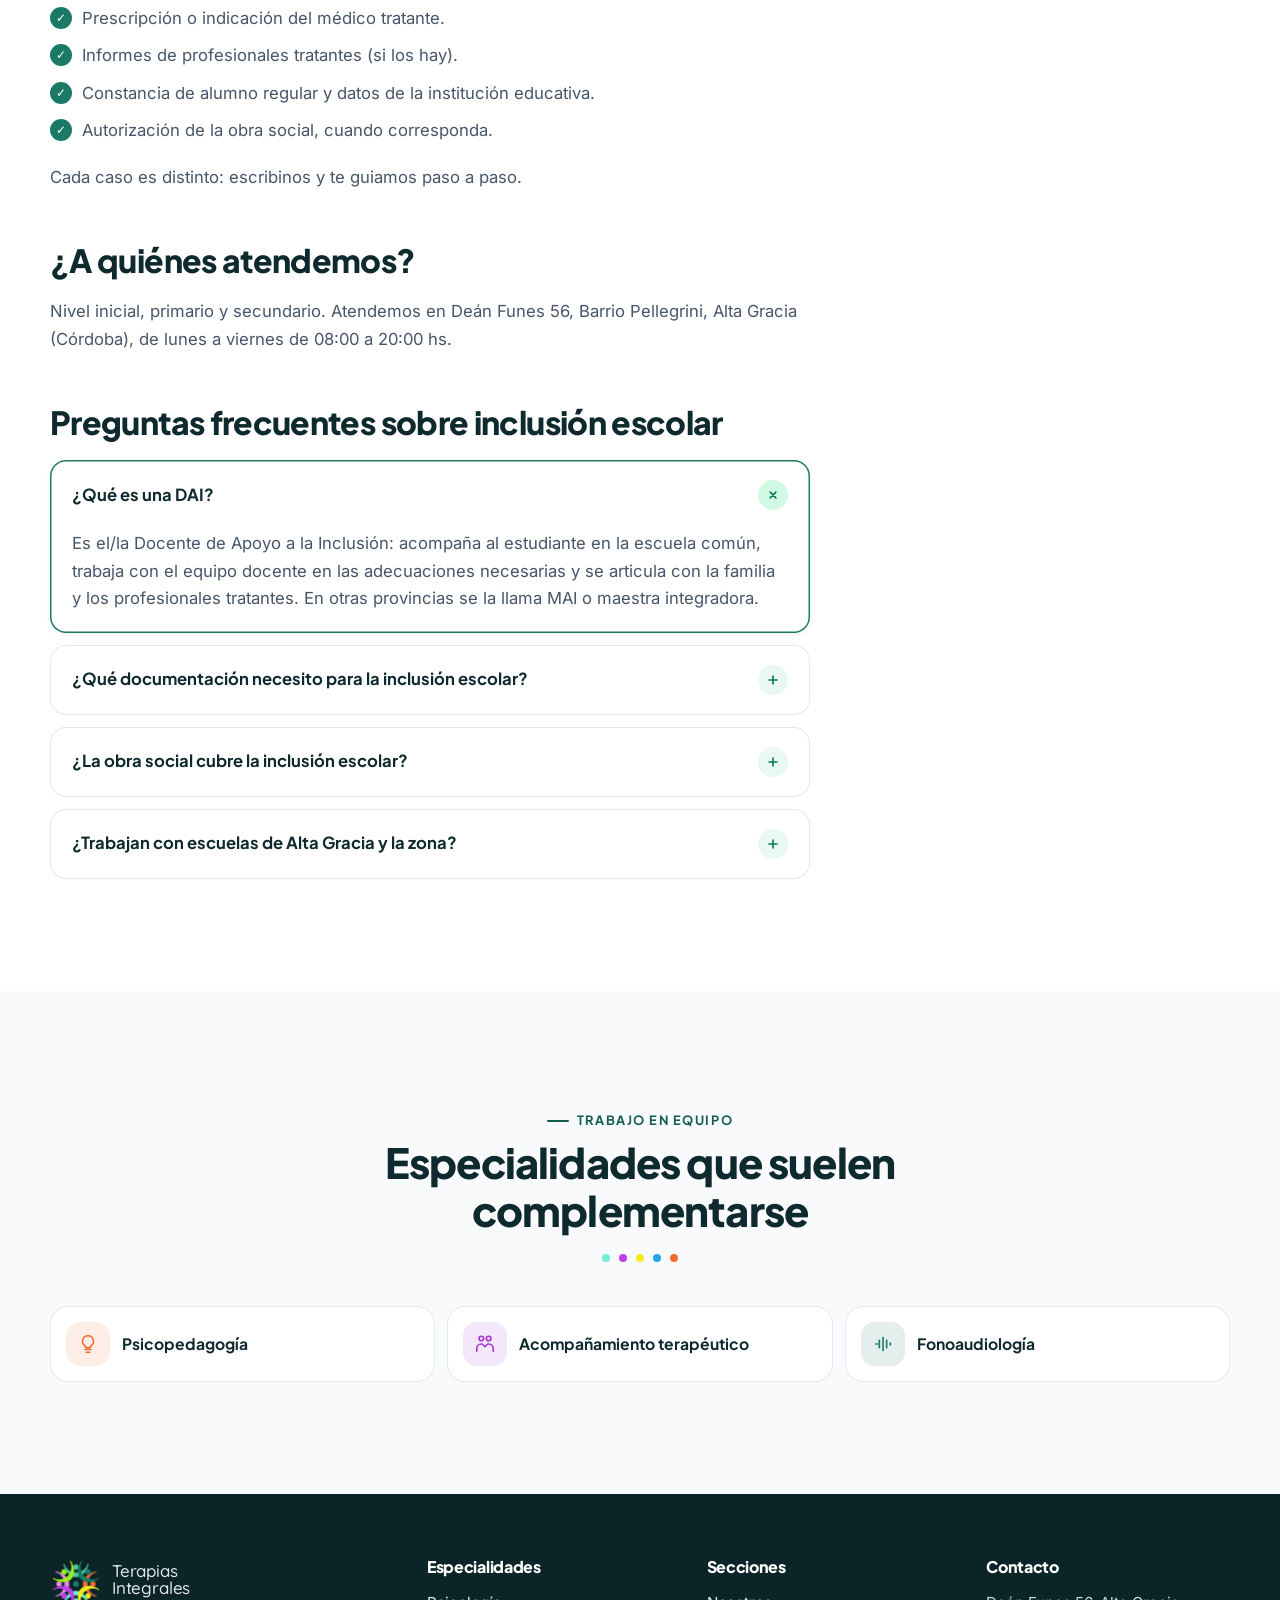
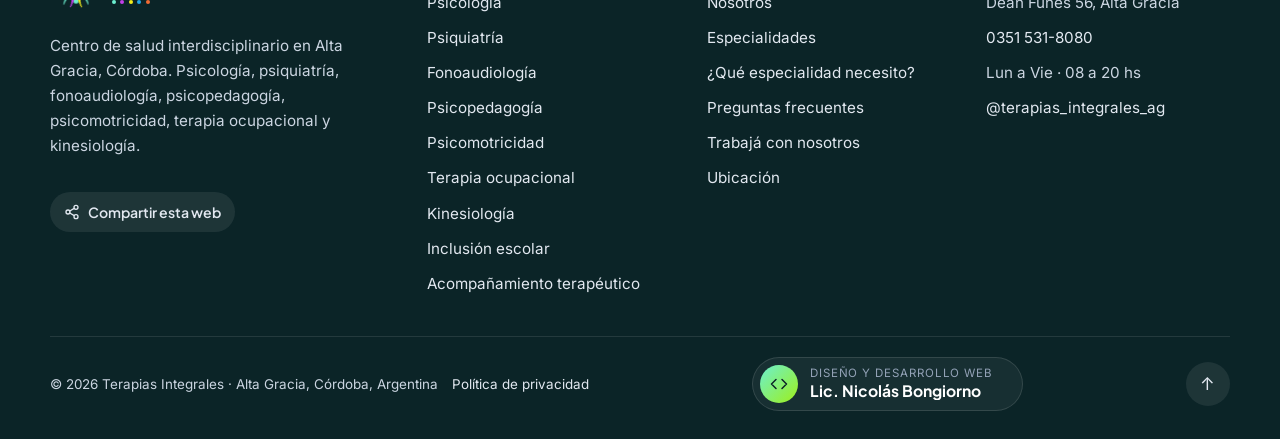
<file: inclusion-escolar-alta-gracia/index.html>
<!doctype html>
<!-- Diseño y desarrollo web: Lic. Nicolás Bongiorno · WhatsApp +54 9 351 657-5261 · https://wa.me/5493516575261 -->
<!-- Página generada por tools/build.py: editá tools/content.py y volvé a ejecutar el script. -->
<html lang="es-AR">
<head>
  <meta charset="utf-8">
  <meta name="viewport" content="width=device-width, initial-scale=1, viewport-fit=cover">
  <title>Inclusión escolar en Alta Gracia | Docente de apoyo a la inclusión (DAI) · Terapias Integrales</title>
  <meta name="description" content="Inclusión escolar en Alta Gracia y Córdoba: docentes de apoyo a la inclusión (DAI), trabajo con la escuela y requisitos (CUD, informes, obra social).">
  <meta name="robots" content="index, follow, max-image-preview:large">
  <link rel="canonical" href="https://licbongiorno.github.io/terapiasintegrales/inclusion-escolar-alta-gracia/">
  <meta name="theme-color" content="#1B7A66">
  <meta name="geo.region" content="AR-X">
  <meta name="geo.placename" content="Alta Gracia, Córdoba">
  <meta property="og:type" content="website">
  <meta property="og:locale" content="es_AR">
  <meta property="og:site_name" content="Terapias Integrales">
  <meta property="og:title" content="Inclusión escolar en Alta Gracia | Docente de apoyo a la inclusión (DAI) · Terapias Integrales">
  <meta property="og:description" content="Inclusión escolar en Alta Gracia y Córdoba: docentes de apoyo a la inclusión (DAI), trabajo con la escuela y requisitos (CUD, informes, obra social).">
  <meta property="og:url" content="https://licbongiorno.github.io/terapiasintegrales/inclusion-escolar-alta-gracia/">
  <meta property="og:image" content="https://licbongiorno.github.io/terapiasintegrales/assets/img/og-image.png">
  <meta name="twitter:card" content="summary_large_image">
  <link rel="icon" href="../assets/img/logo.svg" type="image/svg+xml">
  <link rel="apple-touch-icon" href="../assets/img/apple-touch-icon.png">
  <link rel="manifest" href="../site.webmanifest">
  <link rel="preload" href="../assets/fonts/plusjakartasans-latin.woff2" as="font" type="font/woff2" crossorigin>
  <link rel="preload" href="../assets/fonts/inter-latin.woff2" as="font" type="font/woff2" crossorigin>
  <link rel="stylesheet" href="../assets/css/styles.css">
  <script type="application/ld+json">
{
  "@context": "https://schema.org",
  "@graph": [
    {
      "@type": "MedicalWebPage",
      "@id": "https://licbongiorno.github.io/terapiasintegrales/inclusion-escolar-alta-gracia/#pagina",
      "url": "https://licbongiorno.github.io/terapiasintegrales/inclusion-escolar-alta-gracia/",
      "name": "Inclusión escolar en Alta Gracia | Docente de apoyo a la inclusión (DAI) · Terapias Integrales",
      "description": "Inclusión escolar en Alta Gracia y Córdoba: docentes de apoyo a la inclusión (DAI), trabajo con la escuela y requisitos (CUD, informes, obra social).",
      "inLanguage": "es-AR",
      "isPartOf": {
        "@id": "https://licbongiorno.github.io/terapiasintegrales/#web"
      },
      "about": {
        "@id": "https://licbongiorno.github.io/terapiasintegrales/inclusion-escolar-alta-gracia/#servicio"
      },
      "lastReviewed": "2026-11-19",
      "breadcrumb": {
        "@id": "https://licbongiorno.github.io/terapiasintegrales/inclusion-escolar-alta-gracia/#ruta"
      }
    },
    {
      "@type": "Service",
      "@id": "https://licbongiorno.github.io/terapiasintegrales/inclusion-escolar-alta-gracia/#servicio",
      "name": "Inclusión escolar en Alta Gracia",
      "description": "Trabajamos articuladamente con las instituciones educativas para garantizar trayectorias escolares inclusivas.",
      "provider": {
        "@id": "https://licbongiorno.github.io/terapiasintegrales/#clinica"
      },
      "serviceType": "Inclusión escolar",
      "areaServed": {
        "@type": "City",
        "name": "Alta Gracia"
      }
    },
    {
      "@type": [
        "MedicalClinic",
        "LocalBusiness"
      ],
      "@id": "https://licbongiorno.github.io/terapiasintegrales/#clinica",
      "name": "Terapias Integrales",
      "url": "https://licbongiorno.github.io/terapiasintegrales/",
      "telephone": "+54 9 351 531-8080",
      "address": {
        "@type": "PostalAddress",
        "streetAddress": "Deán Funes 56, Barrio Pellegrini",
        "addressLocality": "Alta Gracia",
        "addressRegion": "Córdoba",
        "postalCode": "X5186GHG",
        "addressCountry": "AR"
      },
      "availableService": {
        "@id": "https://licbongiorno.github.io/terapiasintegrales/inclusion-escolar-alta-gracia/#servicio"
      }
    },
    {
      "@type": "BreadcrumbList",
      "@id": "https://licbongiorno.github.io/terapiasintegrales/inclusion-escolar-alta-gracia/#ruta",
      "itemListElement": [
        {
          "@type": "ListItem",
          "position": 1,
          "name": "Inicio",
          "item": "https://licbongiorno.github.io/terapiasintegrales/"
        },
        {
          "@type": "ListItem",
          "position": 2,
          "name": "Programas",
          "item": "https://licbongiorno.github.io/terapiasintegrales/#programas"
        },
        {
          "@type": "ListItem",
          "position": 3,
          "name": "Inclusión escolar",
          "item": "https://licbongiorno.github.io/terapiasintegrales/inclusion-escolar-alta-gracia/"
        }
      ]
    },
    {
      "@type": "FAQPage",
      "mainEntity": [
        {
          "@type": "Question",
          "name": "¿Qué es una DAI?",
          "acceptedAnswer": {
            "@type": "Answer",
            "text": "Es el/la Docente de Apoyo a la Inclusión: acompaña al estudiante en la escuela común, trabaja con el equipo docente en las adecuaciones necesarias y se articula con la familia y los profesionales tratantes. En otras provincias se la llama MAI o maestra integradora."
          }
        },
        {
          "@type": "Question",
          "name": "¿Qué documentación necesito para la inclusión escolar?",
          "acceptedAnswer": {
            "@type": "Answer",
            "text": "En general: CUD vigente, prescripción médica, informes previos, constancia de alumno regular y datos de la escuela, más la autorización de la obra social si corresponde. Te guiamos según tu caso."
          }
        },
        {
          "@type": "Question",
          "name": "¿La obra social cubre la inclusión escolar?",
          "acceptedAnswer": {
            "@type": "Answer",
            "text": "En muchos casos sí, a través de las prestaciones para personas con discapacidad. Consultanos y te orientamos con los pasos."
          }
        },
        {
          "@type": "Question",
          "name": "¿Trabajan con escuelas de Alta Gracia y la zona?",
          "acceptedAnswer": {
            "@type": "Answer",
            "text": "Sí, trabajamos con instituciones de Alta Gracia y alrededores. Consultanos por la escuela en particular."
          }
        }
      ]
    }
  ]
}
  </script>
</head>

<body>
  <a class="skip-link" href="#main">Saltar al contenido</a>
  <div class="scroll-progress" aria-hidden="true"></div>

  <header class="header" id="top">
    <nav class="nav container" aria-label="Navegación principal">
      <a class="brand" href="../" aria-label="Terapias Integrales, ir al inicio">
        <svg class="lm" viewBox="-320 -320 640 640" aria-hidden="true" focusable="false"><g transform="rotate(0)"><g class="lm-f" style="--i:0;color:var(--l-teal)"><use href="#lm-p"/></g></g><g transform="rotate(90)"><g class="lm-f" style="--i:2;color:var(--l-orange)"><use href="#lm-p"/></g></g><g transform="rotate(180)"><g class="lm-f" style="--i:4;color:var(--l-mint)"><use href="#lm-p"/></g></g><g transform="rotate(270)"><g class="lm-f" style="--i:6;color:var(--l-pink)"><use href="#lm-p"/></g></g><g transform="rotate(45)"><g class="lm-f" style="--i:1;color:var(--l-green)"><use href="#lm-p"/></g></g><g transform="rotate(135)"><g class="lm-f" style="--i:3;color:var(--l-yellow)"><use href="#lm-p"/></g></g><g transform="rotate(225)"><g class="lm-f" style="--i:5;color:var(--l-purple)"><use href="#lm-p"/></g></g><g transform="rotate(315)"><g class="lm-f" style="--i:7;color:var(--l-lime)"><use href="#lm-p"/></g></g><circle class="lm-c" r="36"/></svg>
        <span class="brand__text"><span>Terapias</span><span>Integrales</span><span class="ldots" aria-hidden="true"><i></i><i></i><i></i><i></i><i></i></span></span>
      </a>

      <ul class="nav__links" id="nav-menu">
        <li><a href="../">Inicio</a></li>
        <li><a href="../#nosotros">Nosotros</a></li>
        <li><a href="../#especialidades">Especialidades</a></li>
        <li><a href="../#programas">Inclusión Escolar</a></li>
        <li><a href="../#trabaja-con-nosotros">Sumate</a></li>
        <li><a href="../#ubicacion">Ubicación</a></li>
        <li><a href="../#contacto">Contacto</a></li>
        <li class="nav__cta-mobile"><a class="btn btn--primary js-wa" href="https://wa.me/5493515318080?text=Hola%20Terapias%20Integrales%2C%20quisiera%20hacer%20una%20consulta%20por%20un%20turno." target="_blank" rel="noopener">Solicitar Turno</a></li>
      </ul>

      <a class="btn btn--primary nav__cta magnetic" href="https://wa.me/5493515318080?text=Hola%20Terapias%20Integrales%2C%20quisiera%20hacer%20una%20consulta%20por%20un%20turno." target="_blank" rel="noopener">
        <svg aria-hidden="true" width="18" height="18"><use href="#i-wa"/></svg>
        Solicitar Turno
      </a>

      <button class="nav__toggle" aria-controls="nav-menu" aria-expanded="false" aria-label="Abrir menú">
        <span></span><span></span><span></span>
      </button>
    </nav>
  </header>
  <div class="nav__backdrop" aria-hidden="true"></div>

  <main id="main">
    <section class="page-hero" style="--c:var(--green)" aria-labelledby="page-title">
      <div class="hero__bg" aria-hidden="true">
        <span class="blob blob--1"></span>
        <span class="blob blob--2"></span>
        <span class="blob blob--3"></span>
      </div>
      <div class="container page-hero__grid">
        <div>
          <nav class="crumbs" aria-label="Ruta de navegación">
            <ol>
              <li><a href="../">Inicio</a></li>
              <li><a href="../#programas">Programas</a></li>
              <li aria-current="page">Inclusión escolar</li>
            </ol>
          </nav>
          <p class="eyebrow reveal">Programa · Alta Gracia</p>
          <h1 id="page-title" class="reveal">Inclusión escolar en Alta Gracia</h1>
          <span class="ldots reveal" aria-hidden="true"><i></i><i></i><i></i><i></i><i></i></span>
          <p class="hero__lead reveal">Trabajamos articuladamente con las instituciones educativas para garantizar trayectorias escolares inclusivas.</p>
          <div class="hero__actions reveal">
            <a class="btn btn--primary btn--lg magnetic" href="https://wa.me/5493515318080?text=Hola%20Terapias%20Integrales%2C%20quisiera%20consultar%20por%20inclusi%C3%B3n%20escolar." target="_blank" rel="noopener">
              <svg aria-hidden="true" width="20" height="20"><use href="#i-wa"/></svg>
              Consultar por WhatsApp
            </a>
            <a class="btn btn--ghost btn--lg" href="../#orientador-seccion">¿No sabés si es para vos?</a>
          </div>
        </div>
        <div class="page-hero__icon reveal" aria-hidden="true"><svg><use href="#i-school"/></svg></div>
      </div>
    </section>

    <section class="section">
      <div class="container page-layout">
        <article class="prose" style="--c:var(--green)">
          <h2 class="reveal">Inclusión escolar con mirada interdisciplinaria</h2>
          <p class="reveal">La inclusión escolar acompaña a estudiantes con discapacidad o con necesidades específicas de apoyo para que puedan aprender y participar plenamente en la escuela común.</p>
          <p class="reveal">Nuestro equipo trabaja junto a docentes, equipos directivos y familias, en coordinación con los profesionales tratantes del estudiante.</p>
          <p class="reveal">En Córdoba, el apoyo dentro del aula lo brinda la figura del Docente de Apoyo a la Inclusión (DAI). En otras provincias, como Buenos Aires, se la conoce como MAI o maestra integradora: se trata del mismo tipo de acompañamiento.</p>

          <h2 class="reveal">¿Cuándo consultar?</h2>
          <ul class="checks-ink reveal">
              <li>Tu hijo o hija tiene CUD y necesita apoyos en la escuela.</li>
              <li>La escuela sugiere sumar un/a docente de apoyo a la inclusión (DAI).</li>
              <li>Hacen falta adecuaciones curriculares o de acceso.</li>
              <li>Querés orientación sobre cómo iniciar el trámite.</li>
          </ul>

          <h2 class="reveal">Cómo trabajamos</h2>
          <ul class="checks-ink reveal">
              <li>Entrevista con la familia y lectura de informes previos.</li>
              <li>Reunión con la escuela y elaboración del proyecto de inclusión.</li>
              <li>Acompañamiento en el aula por parte de la DAI.</li>
              <li>Informes periódicos para la familia, la escuela y la obra social.</li>
          </ul>
            <h2 class="reveal">Documentación habitual</h2>
            <ul class="checks-ink reveal">
              <li>Certificado Único de Discapacidad (CUD) vigente.</li>
              <li>Prescripción o indicación del médico tratante.</li>
              <li>Informes de profesionales tratantes (si los hay).</li>
              <li>Constancia de alumno regular y datos de la institución educativa.</li>
              <li>Autorización de la obra social, cuando corresponda.</li>
            </ul>
            <p class="reveal">Cada caso es distinto: escribinos y te guiamos paso a paso.</p>

          <h2 class="reveal">¿A quiénes atendemos?</h2>
          <p class="reveal">Nivel inicial, primario y secundario. Atendemos en Deán Funes 56, Barrio Pellegrini, Alta Gracia (Córdoba), de lunes a viernes de 08:00 a 20:00 hs.</p>

          <h2 class="reveal">Preguntas frecuentes sobre inclusión escolar</h2>
          <div class="accordion">
            <details class="acc reveal" name="faq" open>
              <summary>¿Qué es una DAI?</summary>
              <div class="acc__body"><p>Es el/la Docente de Apoyo a la Inclusión: acompaña al estudiante en la escuela común, trabaja con el equipo docente en las adecuaciones necesarias y se articula con la familia y los profesionales tratantes. En otras provincias se la llama MAI o maestra integradora.</p></div>
            </details>
            <details class="acc reveal" name="faq">
              <summary>¿Qué documentación necesito para la inclusión escolar?</summary>
              <div class="acc__body"><p>En general: CUD vigente, prescripción médica, informes previos, constancia de alumno regular y datos de la escuela, más la autorización de la obra social si corresponde. Te guiamos según tu caso.</p></div>
            </details>
            <details class="acc reveal" name="faq">
              <summary>¿La obra social cubre la inclusión escolar?</summary>
              <div class="acc__body"><p>En muchos casos sí, a través de las prestaciones para personas con discapacidad. Consultanos y te orientamos con los pasos.</p></div>
            </details>
            <details class="acc reveal" name="faq">
              <summary>¿Trabajan con escuelas de Alta Gracia y la zona?</summary>
              <div class="acc__body"><p>Sí, trabajamos con instituciones de Alta Gracia y alrededores. Consultanos por la escuela en particular.</p></div>
            </details>
          </div>
        </article>

        <aside class="page-aside">
          <div class="aside-card reveal">
            <h2>Pedí tu turno</h2>
            <ul>
              <li>📍 Deán Funes 56, Alta Gracia</li>
              <li>🕗 Lunes a viernes · 08 a 20 hs</li>
              <li>💳 Particular y obras sociales</li>
            </ul>
            <a class="btn btn--primary magnetic" href="https://wa.me/5493515318080?text=Hola%20Terapias%20Integrales%2C%20quisiera%20consultar%20por%20inclusi%C3%B3n%20escolar." target="_blank" rel="noopener">
              <svg aria-hidden="true" width="18" height="18"><use href="#i-wa"/></svg> Escribinos
            </a>
            <p style="margin:14px 0 0;text-align:center"><a href="tel:+5493515318080">o llamá al 0351 531-8080</a></p>
            <button type="button" class="share-btn share-btn--light js-share">
              <svg aria-hidden="true" width="16" height="16" viewBox="0 0 24 24" fill="none" stroke="currentColor" stroke-width="2" stroke-linecap="round" stroke-linejoin="round"><circle cx="18" cy="5" r="3"/><circle cx="6" cy="12" r="3"/><circle cx="18" cy="19" r="3"/><path d="m8.6 13.5 6.8 4M15.4 6.5l-6.8 4"/></svg>
              Compartir esta página
            </button>
          </div>
        </aside>
      </div>
    </section>

    <section class="section section--soft" aria-labelledby="rel-title">
      <div class="container">
        <header class="section__head">
          <p class="eyebrow reveal">Trabajo en equipo</p>
          <h2 id="rel-title" class="reveal">Especialidades que suelen complementarse</h2>
          <span class="ldots reveal" aria-hidden="true"><i></i><i></i><i></i><i></i><i></i></span>
        </header>
        <ul class="related reveal">
            <li><a href="../psicopedagogia-alta-gracia/" style="--c:var(--coral)"><span class="card__icon"><svg aria-hidden="true"><use href="#i-psp"/></svg></span>Psicopedagogía</a></li>
            <li><a href="../acompanamiento-terapeutico-alta-gracia/" style="--c:var(--purple)"><span class="card__icon"><svg aria-hidden="true"><use href="#i-hands"/></svg></span>Acompañamiento terapéutico</a></li>
            <li><a href="../fonoaudiologia-alta-gracia/" style="--c:var(--green)"><span class="card__icon"><svg aria-hidden="true"><use href="#i-fono"/></svg></span>Fonoaudiología</a></li>
        </ul>
      </div>
    </section>
  </main>

  <!-- ================= FOOTER ================= -->
  <footer class="footer">
    <div class="container footer__grid">
      <div>
        <a class="brand brand--light" href="../" aria-label="Terapias Integrales, ir al inicio">
          <svg class="lm lm--footer" viewBox="-320 -320 640 640" aria-hidden="true" focusable="false"><g transform="rotate(0)"><g class="lm-f" style="--i:0;color:var(--l-teal)"><use href="#lm-p"/></g></g><g transform="rotate(90)"><g class="lm-f" style="--i:2;color:var(--l-orange)"><use href="#lm-p"/></g></g><g transform="rotate(180)"><g class="lm-f" style="--i:4;color:var(--l-mint)"><use href="#lm-p"/></g></g><g transform="rotate(270)"><g class="lm-f" style="--i:6;color:var(--l-pink)"><use href="#lm-p"/></g></g><g transform="rotate(45)"><g class="lm-f" style="--i:1;color:var(--l-green)"><use href="#lm-p"/></g></g><g transform="rotate(135)"><g class="lm-f" style="--i:3;color:var(--l-yellow)"><use href="#lm-p"/></g></g><g transform="rotate(225)"><g class="lm-f" style="--i:5;color:var(--l-purple)"><use href="#lm-p"/></g></g><g transform="rotate(315)"><g class="lm-f" style="--i:7;color:var(--l-lime)"><use href="#lm-p"/></g></g><circle class="lm-c" r="36"/></svg>
          <span class="brand__text"><span>Terapias</span><span>Integrales</span><span class="ldots" aria-hidden="true"><i></i><i></i><i></i><i></i><i></i></span></span>
        </a>
        <p class="footer__about">Centro de salud interdisciplinario en Alta Gracia, Córdoba. Psicología, psiquiatría, fonoaudiología, psicopedagogía, psicomotricidad, terapia ocupacional y kinesiología.</p>
        <button type="button" class="share-btn footer__share js-share">
          <svg aria-hidden="true" width="16" height="16" viewBox="0 0 24 24" fill="none" stroke="currentColor" stroke-width="2" stroke-linecap="round" stroke-linejoin="round"><circle cx="18" cy="5" r="3"/><circle cx="6" cy="12" r="3"/><circle cx="18" cy="19" r="3"/><path d="m8.6 13.5 6.8 4M15.4 6.5l-6.8 4"/></svg>
          Compartir esta web
        </button>
      </div>
      <nav aria-label="Especialidades">
        <h2 class="footer__title">Especialidades</h2>
        <ul>
          <li><a href="../psicologia-alta-gracia/">Psicología</a></li>
          <li><a href="../psiquiatria-alta-gracia/">Psiquiatría</a></li>
          <li><a href="../fonoaudiologia-alta-gracia/">Fonoaudiología</a></li>
          <li><a href="../psicopedagogia-alta-gracia/">Psicopedagogía</a></li>
          <li><a href="../psicomotricidad-alta-gracia/">Psicomotricidad</a></li>
          <li><a href="../terapia-ocupacional-alta-gracia/">Terapia ocupacional</a></li>
          <li><a href="../kinesiologia-alta-gracia/">Kinesiología</a></li>
          <li><a href="../inclusion-escolar-alta-gracia/">Inclusión escolar</a></li>
          <li><a href="../acompanamiento-terapeutico-alta-gracia/">Acompañamiento terapéutico</a></li>
        </ul>
      </nav>
      <nav aria-label="Enlaces del pie">
        <h2 class="footer__title">Secciones</h2>
        <ul>
          <li><a href="../#nosotros">Nosotros</a></li>
          <li><a href="../#especialidades">Especialidades</a></li>
          <li><a href="../#orientador-seccion">¿Qué especialidad necesito?</a></li>
          <li><a href="../#faq">Preguntas frecuentes</a></li>
          <li><a href="../#trabaja-con-nosotros">Trabajá con nosotros</a></li>
          <li><a href="../#ubicacion">Ubicación</a></li>
        </ul>
      </nav>
      <div>
        <h2 class="footer__title">Contacto</h2>
        <ul>
          <li>Deán Funes 56, Alta Gracia</li>
          <li><a href="tel:+5493515318080">0351 531-8080</a></li>
          <li>Lun a Vie · 08 a 20 hs</li>
          <li><a href="https://www.instagram.com/terapias_integrales_ag/" target="_blank" rel="noopener">@terapias_integrales_ag</a></li>
        </ul>
      </div>
    </div>
    <div class="container footer__bottom">
      <div class="footer__legal">
        <p>© <span id="year">2026</span> Terapias Integrales · Alta Gracia, Córdoba, Argentina</p>
        <a href="../privacidad/">Política de privacidad</a>
      </div>

      <!-- Crédito de diseño -->
      <a class="credit" href="https://wa.me/5493516575261?text=Hola%20Nicol%C3%A1s%2C%20vi%20la%20web%20de%20Terapias%20Integrales%20y%20me%20gustar%C3%ADa%20una%20p%C3%A1gina%20web%20para%20mi%20proyecto." target="_blank" rel="noopener" aria-label="Diseño y desarrollo web por Lic. Nicolás Bongiorno. ¿Querés una web así? Escribile por WhatsApp al 351 657-5261">
        <span class="credit__badge" aria-hidden="true">
          <svg width="18" height="18" viewBox="0 0 24 24" fill="none" stroke="currentColor" stroke-width="2" stroke-linecap="round" stroke-linejoin="round"><path d="m16 18 6-6-6-6M8 6l-6 6 6 6"/></svg>
        </span>
        <span class="credit__text">
          <span class="credit__small">Diseño y desarrollo web</span>
          <span class="credit__name">Lic. Nicolás Bongiorno</span>
        </span>
        <span class="credit__cta" aria-hidden="true">
          <svg width="16" height="16"><use href="#i-wa"/></svg>
          <span>¿Querés una web así? <strong>351 657-5261</strong></span>
        </span>
      </a>

      <a href="#top" class="to-top" aria-label="Volver arriba">↑</a>
    </div>
  </footer>

  <!-- ================= WHATSAPP FLOTANTE ================= -->
  <a class="wa-float" href="https://wa.me/5493515318080?text=Hola%20Terapias%20Integrales%2C%20quisiera%20hacer%20una%20consulta%20por%20un%20turno." target="_blank" rel="noopener" aria-label="Escribinos por WhatsApp">
    <span class="wa-float__tip">¿Te ayudamos? <strong>Escribinos</strong></span>
    <span class="wa-float__btn"><svg aria-hidden="true" width="30" height="30"><use href="#i-wa"/></svg></span>
  </a>

  <div class="toast" role="status" aria-live="polite"></div>

  <!-- ================= SPRITE DE ÍCONOS ================= -->
  <svg width="0" height="0" style="position:absolute" aria-hidden="true">
    <defs>
      <g id="lm-p"><circle cx="0" cy="-208" r="34" fill="currentColor"/><path d="M-150 -250 C-120 -34 120 -34 150 -250 C100 -100 -100 -100 -150 -250Z" fill="currentColor" stroke="currentColor" stroke-width="8" stroke-linejoin="round"/></g>
      <symbol id="i-wa" viewBox="0 0 24 24"><path fill="currentColor" d="M12.04 2C6.58 2 2.13 6.45 2.13 11.91c0 1.75.46 3.45 1.32 4.95L2.05 22l5.25-1.38c1.45.79 3.08 1.21 4.74 1.21 5.46 0 9.91-4.45 9.91-9.91C21.95 6.45 17.5 2 12.04 2Zm0 18.15c-1.48 0-2.93-.4-4.2-1.15l-.3-.18-3.12.82.83-3.04-.2-.31a8.2 8.2 0 0 1-1.26-4.38c0-4.54 3.7-8.24 8.25-8.24 4.54 0 8.24 3.7 8.24 8.24 0 4.55-3.7 8.24-8.24 8.24Zm4.52-6.16c-.25-.12-1.47-.72-1.69-.81-.23-.08-.39-.12-.56.13-.16.25-.64.81-.78.97-.15.17-.29.19-.54.06-.25-.12-1.05-.39-1.99-1.23-.74-.66-1.23-1.47-1.38-1.72-.14-.25-.01-.38.11-.51.11-.11.25-.29.37-.43.13-.15.17-.25.25-.42.08-.17.04-.31-.02-.43-.06-.13-.56-1.35-.77-1.84-.2-.48-.41-.42-.56-.43h-.48c-.17 0-.43.06-.66.31-.22.25-.86.85-.86 2.07s.89 2.4 1.01 2.56c.12.17 1.75 2.67 4.23 3.74.59.26 1.05.41 1.41.52.59.19 1.13.16 1.56.1.48-.07 1.47-.6 1.67-1.18.21-.58.21-1.07.14-1.18-.06-.1-.22-.16-.47-.28Z"/></symbol>
      <symbol id="i-arrow" viewBox="0 0 24 24"><path fill="none" stroke="currentColor" stroke-width="2" stroke-linecap="round" stroke-linejoin="round" d="M5 12h14M13 6l6 6-6 6"/></symbol>
      <symbol id="i-psico" viewBox="0 0 24 24"><g fill="none" stroke="currentColor" stroke-width="1.8" stroke-linecap="round" stroke-linejoin="round"><path d="M12 21s-7-4.35-7-10a4.5 4.5 0 0 1 7-3.74A4.5 4.5 0 0 1 19 11c0 5.65-7 10-7 10Z"/><path d="M9 11.5c1 1.3 2 1.8 3 1.8s2-.5 3-1.8"/></g></symbol>
      <symbol id="i-fono" viewBox="0 0 24 24"><g fill="none" stroke="currentColor" stroke-width="1.8" stroke-linecap="round" stroke-linejoin="round"><path d="M4 12h2M8 8v8M12 5v14M16 8v8M20 11v2"/></g></symbol>
      <symbol id="i-psp" viewBox="0 0 24 24"><g fill="none" stroke="currentColor" stroke-width="1.8" stroke-linecap="round" stroke-linejoin="round"><path d="M9 18h6M10 21h4"/><path d="M12 3a6 6 0 0 0-3.6 10.8c.6.45 1 1.2 1 2V16h5.2v-.2c0-.8.4-1.55 1-2A6 6 0 0 0 12 3Z"/></g></symbol>
      <symbol id="i-motor" viewBox="0 0 24 24"><g fill="none" stroke="currentColor" stroke-width="1.8" stroke-linecap="round" stroke-linejoin="round"><circle cx="13" cy="4.5" r="1.8"/><path d="M7 21l3-6 3 2 1 4M9 11l3-3 3 3 3 1M10 15l2-7"/></g></symbol>
      <symbol id="i-kine" viewBox="0 0 24 24"><g fill="none" stroke="currentColor" stroke-width="1.8" stroke-linecap="round" stroke-linejoin="round"><path d="M12 3v18M9 6c0 1.5 6 1.5 6 0M9 10c0 1.5 6 1.5 6 0M9 14c0 1.5 6 1.5 6 0M9 18c0 1.5 6 1.5 6 0"/></g></symbol>
      <symbol id="i-psiq" viewBox="0 0 24 24"><g fill="none" stroke="currentColor" stroke-width="1.8" stroke-linecap="round" stroke-linejoin="round"><path d="M9.5 3.5A2.5 2.5 0 0 0 7 6a3 3 0 0 0-2.5 4.4A3 3 0 0 0 5.5 15 3 3 0 0 0 9 18.4a2.5 2.5 0 0 0 3 1.1V5.2a2.5 2.5 0 0 0-2.5-1.7Z"/><path d="M14.5 3.5A2.5 2.5 0 0 1 17 6a3 3 0 0 1 2.5 4.4A3 3 0 0 1 18.5 15a3 3 0 0 1-3.5 3.4 2.5 2.5 0 0 1-3 1.1"/><path d="M12 9h2.5M9.5 12H12M12 15h2"/></g></symbol>
      <symbol id="i-to" viewBox="0 0 24 24"><g fill="none" stroke="currentColor" stroke-width="1.8" stroke-linecap="round" stroke-linejoin="round"><path d="M8 13V5.5a1.5 1.5 0 0 1 3 0V11"/><path d="M11 10.5V4a1.5 1.5 0 0 1 3 0v7"/><path d="M14 10.5V5.5a1.5 1.5 0 0 1 3 0V14a6 6 0 0 1-6 6h-.7a6 6 0 0 1-4.9-2.6L3.2 14a1.5 1.5 0 0 1 2.5-1.6L8 15"/></g></symbol>
      <symbol id="i-school" viewBox="0 0 24 24"><g fill="none" stroke="currentColor" stroke-width="1.8" stroke-linecap="round" stroke-linejoin="round"><path d="M2 9l10-5 10 5-10 5L2 9Z"/><path d="M6 11v5c0 1.5 3 3 6 3s6-1.5 6-3v-5M22 9v6"/></g></symbol>
      <symbol id="i-hands" viewBox="0 0 24 24"><g fill="none" stroke="currentColor" stroke-width="1.8" stroke-linecap="round" stroke-linejoin="round"><circle cx="8" cy="6" r="2.5"/><circle cx="16" cy="6" r="2.5"/><path d="M3 20v-3a5 5 0 0 1 5-5h1l3 3 3-3h1a5 5 0 0 1 5 5v3"/></g></symbol>
      <symbol id="i-shield" viewBox="0 0 24 24"><g fill="none" stroke="currentColor" stroke-width="1.8" stroke-linecap="round" stroke-linejoin="round"><path d="M12 3l8 3v6c0 5-3.5 8-8 9-4.5-1-8-4-8-9V6l8-3Z"/><path d="M9 12l2 2 4-4"/></g></symbol>
      <symbol id="i-pin" viewBox="0 0 24 24"><g fill="none" stroke="currentColor" stroke-width="1.8" stroke-linecap="round" stroke-linejoin="round"><path d="M12 21s-7-6.2-7-12a7 7 0 0 1 14 0c0 5.8-7 12-7 12Z"/><circle cx="12" cy="9" r="2.5"/></g></symbol>
      <symbol id="i-clock" viewBox="0 0 24 24"><g fill="none" stroke="currentColor" stroke-width="1.8" stroke-linecap="round"><circle cx="12" cy="12" r="9"/><path d="M12 7v5l3 2"/></g></symbol>
      <symbol id="i-phone" viewBox="0 0 24 24"><path fill="none" stroke="currentColor" stroke-width="1.8" stroke-linejoin="round" d="M5 3h3l2 5-2.5 1.5a11 11 0 0 0 7 7L16 14l5 2v3a2 2 0 0 1-2 2A16 16 0 0 1 3 5a2 2 0 0 1 2-2Z"/></symbol>
      <symbol id="i-ig" viewBox="0 0 24 24"><g fill="none" stroke="currentColor" stroke-width="1.8"><rect x="3" y="3" width="18" height="18" rx="5"/><circle cx="12" cy="12" r="4"/><circle cx="17.5" cy="6.5" r="1" fill="currentColor"/></g></symbol>
    </defs>
  </svg>

  <script src="../assets/js/main.js" defer></script>
</body>
</html>
</file>
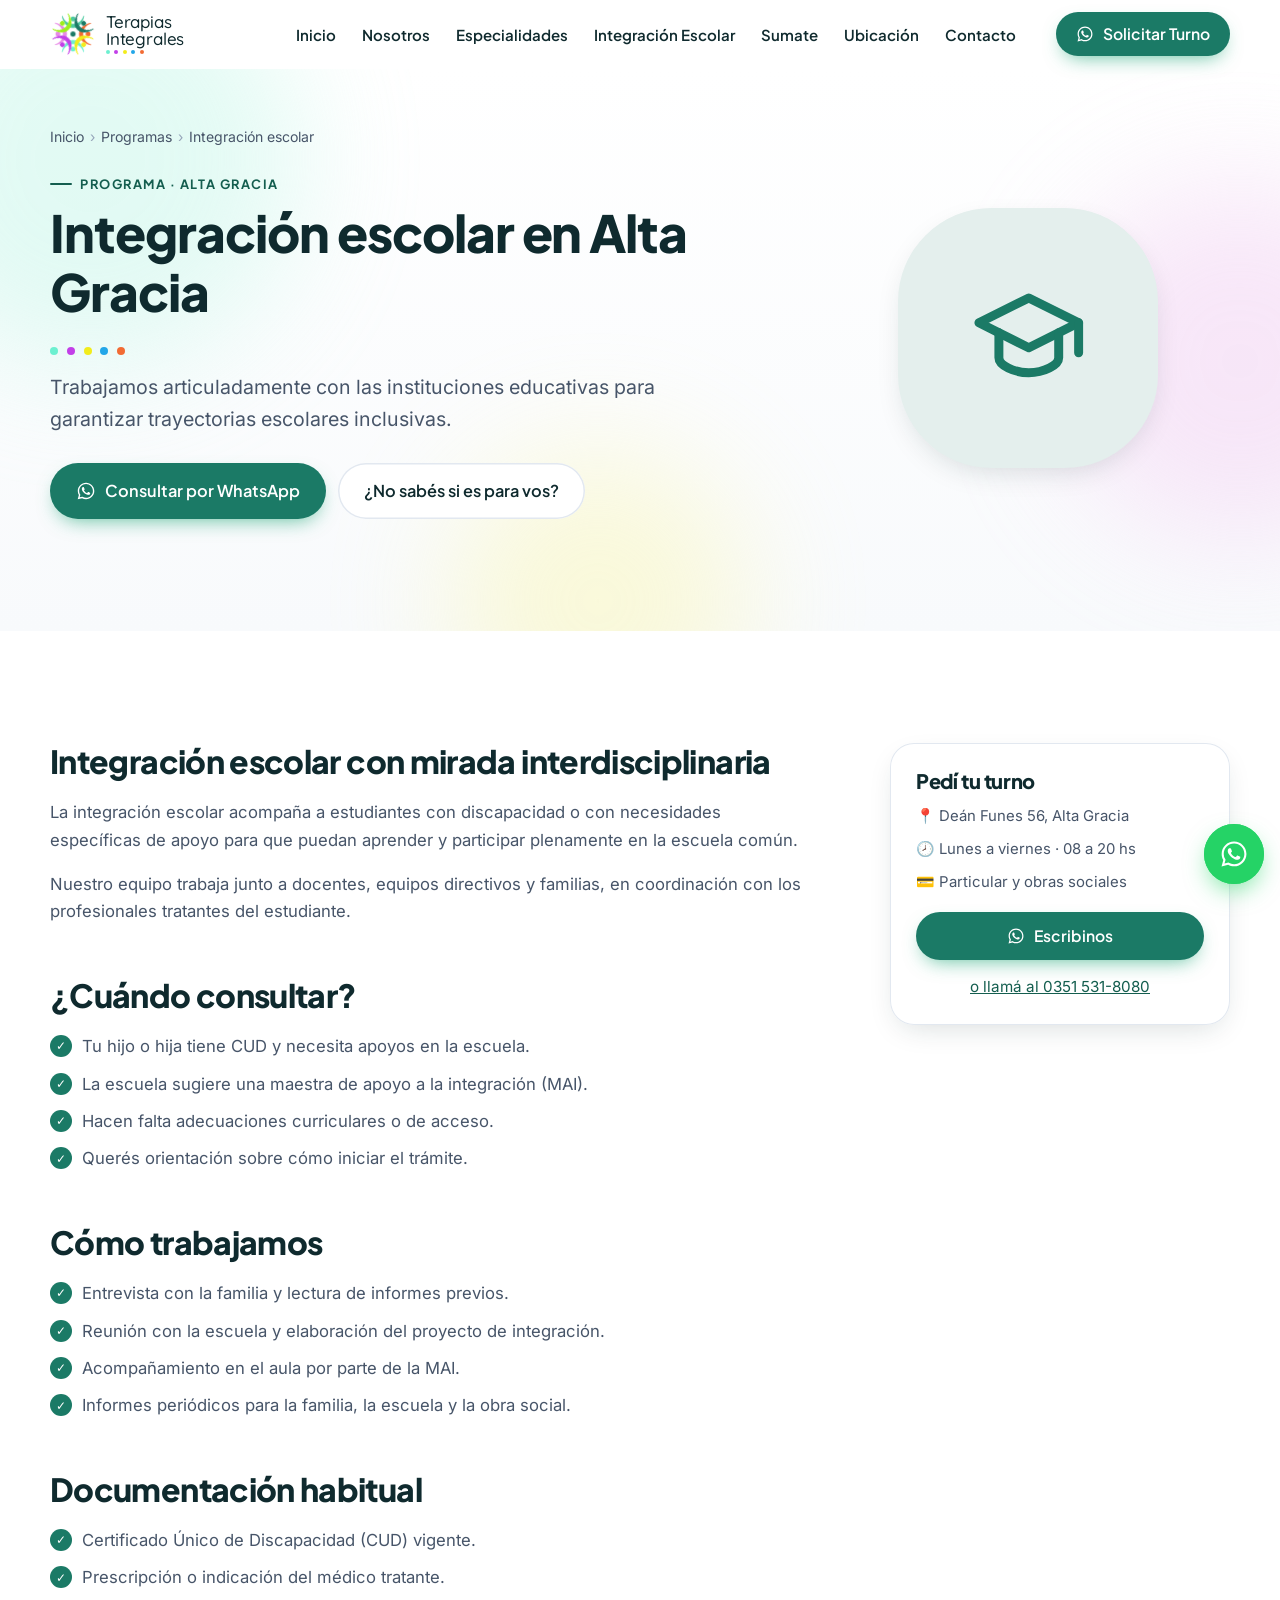
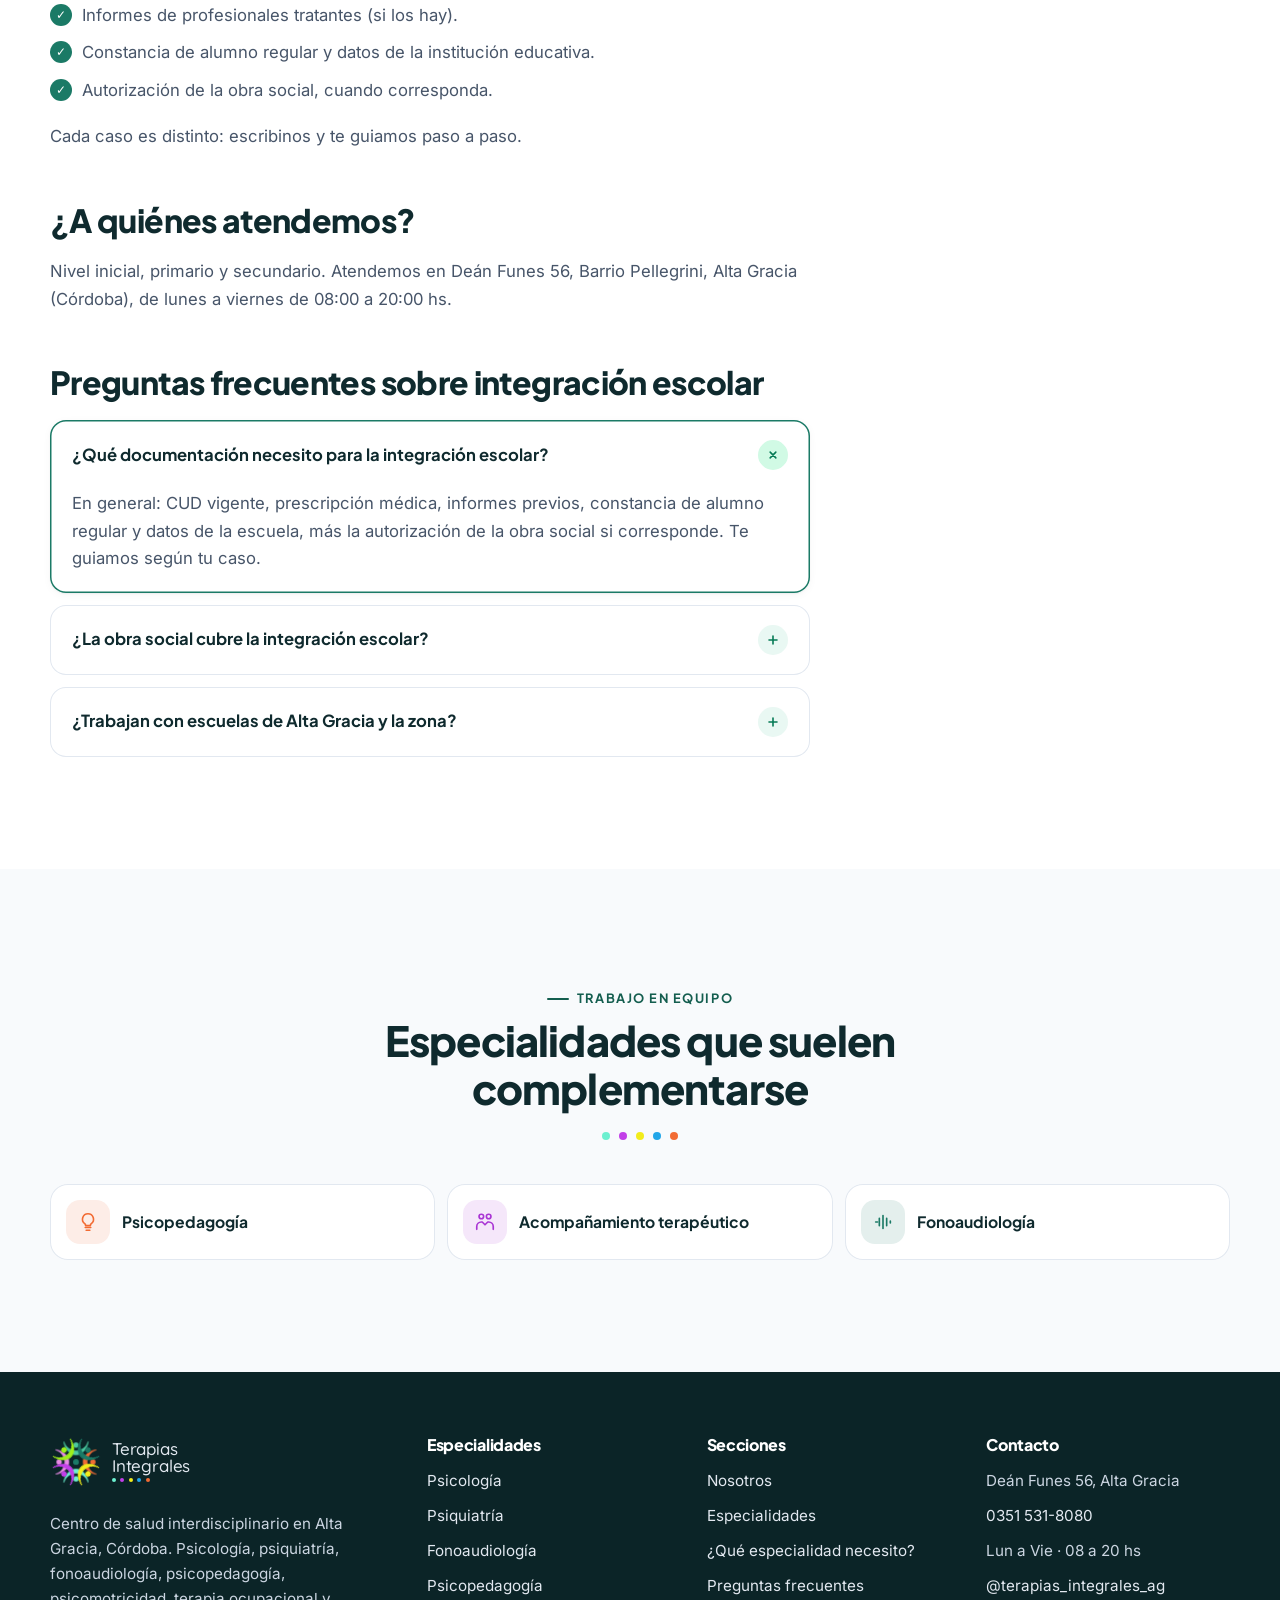
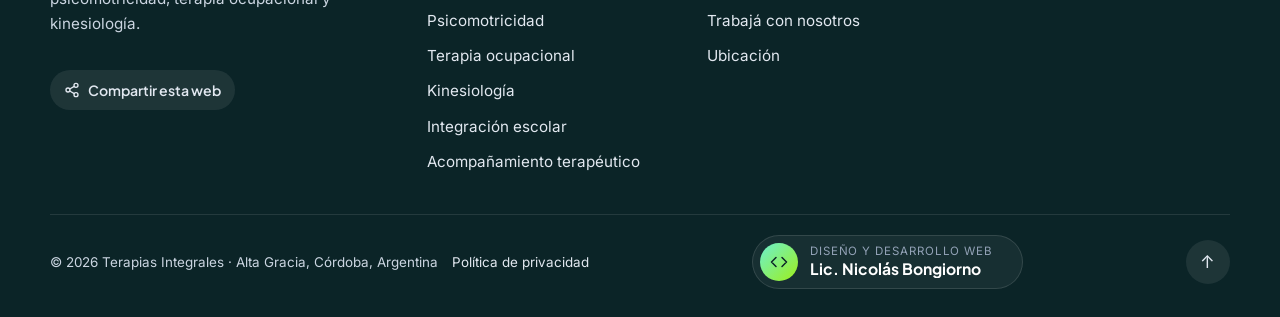
<file: integracion-escolar-alta-gracia/index.html>
<!doctype html>
<!-- Diseño y desarrollo web: Lic. Nicolás Bongiorno · WhatsApp +54 9 351 657-5261 · https://wa.me/5493516575261 -->
<!-- Página generada por tools/build.py: editá tools/content.py y volvé a ejecutar el script. -->
<html lang="es-AR">
<head>
  <meta charset="utf-8">
  <meta name="viewport" content="width=device-width, initial-scale=1, viewport-fit=cover">
  <title>Integración escolar en Alta Gracia | Maestra de apoyo (MAI) · Terapias Integrales</title>
  <meta name="description" content="Integración escolar en Alta Gracia y Córdoba: maestras de apoyo a la integración, trabajo con la escuela y requisitos (CUD, informes, obra social).">
  <meta name="robots" content="index, follow, max-image-preview:large">
  <link rel="canonical" href="https://licbongiorno.github.io/terapiasintegrales/integracion-escolar-alta-gracia/">
  <meta name="theme-color" content="#1B7A66">
  <meta name="geo.region" content="AR-X">
  <meta name="geo.placename" content="Alta Gracia, Córdoba">
  <meta property="og:type" content="website">
  <meta property="og:locale" content="es_AR">
  <meta property="og:site_name" content="Terapias Integrales">
  <meta property="og:title" content="Integración escolar en Alta Gracia | Maestra de apoyo (MAI) · Terapias Integrales">
  <meta property="og:description" content="Integración escolar en Alta Gracia y Córdoba: maestras de apoyo a la integración, trabajo con la escuela y requisitos (CUD, informes, obra social).">
  <meta property="og:url" content="https://licbongiorno.github.io/terapiasintegrales/integracion-escolar-alta-gracia/">
  <meta property="og:image" content="https://licbongiorno.github.io/terapiasintegrales/assets/img/og-image.png">
  <meta name="twitter:card" content="summary_large_image">
  <link rel="icon" href="../assets/img/logo.svg" type="image/svg+xml">
  <link rel="apple-touch-icon" href="../assets/img/apple-touch-icon.png">
  <link rel="manifest" href="../site.webmanifest">
  <link rel="preload" href="../assets/fonts/plusjakartasans-latin.woff2" as="font" type="font/woff2" crossorigin>
  <link rel="preload" href="../assets/fonts/inter-latin.woff2" as="font" type="font/woff2" crossorigin>
  <link rel="stylesheet" href="../assets/css/styles.css">
  <script type="application/ld+json">
{
  "@context": "https://schema.org",
  "@graph": [
    {
      "@type": "MedicalWebPage",
      "@id": "https://licbongiorno.github.io/terapiasintegrales/integracion-escolar-alta-gracia/#pagina",
      "url": "https://licbongiorno.github.io/terapiasintegrales/integracion-escolar-alta-gracia/",
      "name": "Integración escolar en Alta Gracia | Maestra de apoyo (MAI) · Terapias Integrales",
      "description": "Integración escolar en Alta Gracia y Córdoba: maestras de apoyo a la integración, trabajo con la escuela y requisitos (CUD, informes, obra social).",
      "inLanguage": "es-AR",
      "isPartOf": {
        "@id": "https://licbongiorno.github.io/terapiasintegrales/#web"
      },
      "about": {
        "@id": "https://licbongiorno.github.io/terapiasintegrales/integracion-escolar-alta-gracia/#servicio"
      },
      "lastReviewed": "2026-11-19",
      "breadcrumb": {
        "@id": "https://licbongiorno.github.io/terapiasintegrales/integracion-escolar-alta-gracia/#ruta"
      }
    },
    {
      "@type": "Service",
      "@id": "https://licbongiorno.github.io/terapiasintegrales/integracion-escolar-alta-gracia/#servicio",
      "name": "Integración escolar en Alta Gracia",
      "description": "Trabajamos articuladamente con las instituciones educativas para garantizar trayectorias escolares inclusivas.",
      "provider": {
        "@id": "https://licbongiorno.github.io/terapiasintegrales/#clinica"
      },
      "serviceType": "Integración escolar",
      "areaServed": {
        "@type": "City",
        "name": "Alta Gracia"
      }
    },
    {
      "@type": [
        "MedicalClinic",
        "LocalBusiness"
      ],
      "@id": "https://licbongiorno.github.io/terapiasintegrales/#clinica",
      "name": "Terapias Integrales",
      "url": "https://licbongiorno.github.io/terapiasintegrales/",
      "telephone": "+54 9 351 531-8080",
      "address": {
        "@type": "PostalAddress",
        "streetAddress": "Deán Funes 56, Barrio Pellegrini",
        "addressLocality": "Alta Gracia",
        "addressRegion": "Córdoba",
        "postalCode": "X5186GHG",
        "addressCountry": "AR"
      },
      "availableService": {
        "@id": "https://licbongiorno.github.io/terapiasintegrales/integracion-escolar-alta-gracia/#servicio"
      }
    },
    {
      "@type": "BreadcrumbList",
      "@id": "https://licbongiorno.github.io/terapiasintegrales/integracion-escolar-alta-gracia/#ruta",
      "itemListElement": [
        {
          "@type": "ListItem",
          "position": 1,
          "name": "Inicio",
          "item": "https://licbongiorno.github.io/terapiasintegrales/"
        },
        {
          "@type": "ListItem",
          "position": 2,
          "name": "Programas",
          "item": "https://licbongiorno.github.io/terapiasintegrales/#programas"
        },
        {
          "@type": "ListItem",
          "position": 3,
          "name": "Integración escolar",
          "item": "https://licbongiorno.github.io/terapiasintegrales/integracion-escolar-alta-gracia/"
        }
      ]
    },
    {
      "@type": "FAQPage",
      "mainEntity": [
        {
          "@type": "Question",
          "name": "¿Qué documentación necesito para la integración escolar?",
          "acceptedAnswer": {
            "@type": "Answer",
            "text": "En general: CUD vigente, prescripción médica, informes previos, constancia de alumno regular y datos de la escuela, más la autorización de la obra social si corresponde. Te guiamos según tu caso."
          }
        },
        {
          "@type": "Question",
          "name": "¿La obra social cubre la integración escolar?",
          "acceptedAnswer": {
            "@type": "Answer",
            "text": "En muchos casos sí, a través de las prestaciones para personas con discapacidad. Consultanos y te orientamos con los pasos."
          }
        },
        {
          "@type": "Question",
          "name": "¿Trabajan con escuelas de Alta Gracia y la zona?",
          "acceptedAnswer": {
            "@type": "Answer",
            "text": "Sí, trabajamos con instituciones de Alta Gracia y alrededores. Consultanos por la escuela en particular."
          }
        }
      ]
    }
  ]
}
  </script>
</head>

<body>
  <a class="skip-link" href="#main">Saltar al contenido</a>
  <div class="scroll-progress" aria-hidden="true"></div>

  <header class="header" id="top">
    <nav class="nav container" aria-label="Navegación principal">
      <a class="brand" href="../" aria-label="Terapias Integrales, ir al inicio">
        <svg class="lm" viewBox="-320 -320 640 640" aria-hidden="true" focusable="false"><g transform="rotate(0)"><g class="lm-f" style="--i:0;color:var(--l-teal)"><use href="#lm-p"/></g></g><g transform="rotate(90)"><g class="lm-f" style="--i:2;color:var(--l-orange)"><use href="#lm-p"/></g></g><g transform="rotate(180)"><g class="lm-f" style="--i:4;color:var(--l-mint)"><use href="#lm-p"/></g></g><g transform="rotate(270)"><g class="lm-f" style="--i:6;color:var(--l-pink)"><use href="#lm-p"/></g></g><g transform="rotate(45)"><g class="lm-f" style="--i:1;color:var(--l-green)"><use href="#lm-p"/></g></g><g transform="rotate(135)"><g class="lm-f" style="--i:3;color:var(--l-yellow)"><use href="#lm-p"/></g></g><g transform="rotate(225)"><g class="lm-f" style="--i:5;color:var(--l-purple)"><use href="#lm-p"/></g></g><g transform="rotate(315)"><g class="lm-f" style="--i:7;color:var(--l-lime)"><use href="#lm-p"/></g></g><circle class="lm-c" r="36"/></svg>
        <span class="brand__text"><span>Terapias</span><span>Integrales</span><span class="ldots" aria-hidden="true"><i></i><i></i><i></i><i></i><i></i></span></span>
      </a>

      <ul class="nav__links" id="nav-menu">
        <li><a href="../">Inicio</a></li>
        <li><a href="../#nosotros">Nosotros</a></li>
        <li><a href="../#especialidades">Especialidades</a></li>
        <li><a href="../#programas">Integración Escolar</a></li>
        <li><a href="../#trabaja-con-nosotros">Sumate</a></li>
        <li><a href="../#ubicacion">Ubicación</a></li>
        <li><a href="../#contacto">Contacto</a></li>
        <li class="nav__cta-mobile"><a class="btn btn--primary js-wa" href="https://wa.me/5493515318080?text=Hola%20Terapias%20Integrales%2C%20quisiera%20hacer%20una%20consulta%20por%20un%20turno." target="_blank" rel="noopener">Solicitar Turno</a></li>
      </ul>

      <a class="btn btn--primary nav__cta magnetic" href="https://wa.me/5493515318080?text=Hola%20Terapias%20Integrales%2C%20quisiera%20hacer%20una%20consulta%20por%20un%20turno." target="_blank" rel="noopener">
        <svg aria-hidden="true" width="18" height="18"><use href="#i-wa"/></svg>
        Solicitar Turno
      </a>

      <button class="nav__toggle" aria-controls="nav-menu" aria-expanded="false" aria-label="Abrir menú">
        <span></span><span></span><span></span>
      </button>
    </nav>
  </header>
  <div class="nav__backdrop" aria-hidden="true"></div>

  <main id="main">
    <section class="page-hero" style="--c:var(--green)" aria-labelledby="page-title">
      <div class="hero__bg" aria-hidden="true">
        <span class="blob blob--1"></span>
        <span class="blob blob--2"></span>
        <span class="blob blob--3"></span>
      </div>
      <div class="container page-hero__grid">
        <div>
          <nav class="crumbs" aria-label="Ruta de navegación">
            <ol>
              <li><a href="../">Inicio</a></li>
              <li><a href="../#programas">Programas</a></li>
              <li aria-current="page">Integración escolar</li>
            </ol>
          </nav>
          <p class="eyebrow reveal">Programa · Alta Gracia</p>
          <h1 id="page-title" class="reveal">Integración escolar en Alta Gracia</h1>
          <span class="ldots reveal" aria-hidden="true"><i></i><i></i><i></i><i></i><i></i></span>
          <p class="hero__lead reveal">Trabajamos articuladamente con las instituciones educativas para garantizar trayectorias escolares inclusivas.</p>
          <div class="hero__actions reveal">
            <a class="btn btn--primary btn--lg magnetic" href="https://wa.me/5493515318080?text=Hola%20Terapias%20Integrales%2C%20quisiera%20consultar%20por%20integraci%C3%B3n%20escolar." target="_blank" rel="noopener">
              <svg aria-hidden="true" width="20" height="20"><use href="#i-wa"/></svg>
              Consultar por WhatsApp
            </a>
            <a class="btn btn--ghost btn--lg" href="../#orientador-seccion">¿No sabés si es para vos?</a>
          </div>
        </div>
        <div class="page-hero__icon reveal" aria-hidden="true"><svg><use href="#i-school"/></svg></div>
      </div>
    </section>

    <section class="section">
      <div class="container page-layout">
        <article class="prose" style="--c:var(--green)">
          <h2 class="reveal">Integración escolar con mirada interdisciplinaria</h2>
          <p class="reveal">La integración escolar acompaña a estudiantes con discapacidad o con necesidades específicas de apoyo para que puedan aprender y participar plenamente en la escuela común.</p>
          <p class="reveal">Nuestro equipo trabaja junto a docentes, equipos directivos y familias, en coordinación con los profesionales tratantes del estudiante.</p>

          <h2 class="reveal">¿Cuándo consultar?</h2>
          <ul class="checks-ink reveal">
              <li>Tu hijo o hija tiene CUD y necesita apoyos en la escuela.</li>
              <li>La escuela sugiere una maestra de apoyo a la integración (MAI).</li>
              <li>Hacen falta adecuaciones curriculares o de acceso.</li>
              <li>Querés orientación sobre cómo iniciar el trámite.</li>
          </ul>

          <h2 class="reveal">Cómo trabajamos</h2>
          <ul class="checks-ink reveal">
              <li>Entrevista con la familia y lectura de informes previos.</li>
              <li>Reunión con la escuela y elaboración del proyecto de integración.</li>
              <li>Acompañamiento en el aula por parte de la MAI.</li>
              <li>Informes periódicos para la familia, la escuela y la obra social.</li>
          </ul>
            <h2 class="reveal">Documentación habitual</h2>
            <ul class="checks-ink reveal">
              <li>Certificado Único de Discapacidad (CUD) vigente.</li>
              <li>Prescripción o indicación del médico tratante.</li>
              <li>Informes de profesionales tratantes (si los hay).</li>
              <li>Constancia de alumno regular y datos de la institución educativa.</li>
              <li>Autorización de la obra social, cuando corresponda.</li>
            </ul>
            <p class="reveal">Cada caso es distinto: escribinos y te guiamos paso a paso.</p>

          <h2 class="reveal">¿A quiénes atendemos?</h2>
          <p class="reveal">Nivel inicial, primario y secundario. Atendemos en Deán Funes 56, Barrio Pellegrini, Alta Gracia (Córdoba), de lunes a viernes de 08:00 a 20:00 hs.</p>

          <h2 class="reveal">Preguntas frecuentes sobre integración escolar</h2>
          <div class="accordion">
            <details class="acc reveal" name="faq" open>
              <summary>¿Qué documentación necesito para la integración escolar?</summary>
              <div class="acc__body"><p>En general: CUD vigente, prescripción médica, informes previos, constancia de alumno regular y datos de la escuela, más la autorización de la obra social si corresponde. Te guiamos según tu caso.</p></div>
            </details>
            <details class="acc reveal" name="faq">
              <summary>¿La obra social cubre la integración escolar?</summary>
              <div class="acc__body"><p>En muchos casos sí, a través de las prestaciones para personas con discapacidad. Consultanos y te orientamos con los pasos.</p></div>
            </details>
            <details class="acc reveal" name="faq">
              <summary>¿Trabajan con escuelas de Alta Gracia y la zona?</summary>
              <div class="acc__body"><p>Sí, trabajamos con instituciones de Alta Gracia y alrededores. Consultanos por la escuela en particular.</p></div>
            </details>
          </div>
        </article>

        <aside class="page-aside">
          <div class="aside-card reveal">
            <h2>Pedí tu turno</h2>
            <ul>
              <li>📍 Deán Funes 56, Alta Gracia</li>
              <li>🕗 Lunes a viernes · 08 a 20 hs</li>
              <li>💳 Particular y obras sociales</li>
            </ul>
            <a class="btn btn--primary magnetic" href="https://wa.me/5493515318080?text=Hola%20Terapias%20Integrales%2C%20quisiera%20consultar%20por%20integraci%C3%B3n%20escolar." target="_blank" rel="noopener">
              <svg aria-hidden="true" width="18" height="18"><use href="#i-wa"/></svg> Escribinos
            </a>
            <p style="margin:14px 0 0;text-align:center"><a href="tel:+5493515318080">o llamá al 0351 531-8080</a></p>
          </div>
        </aside>
      </div>
    </section>

    <section class="section section--soft" aria-labelledby="rel-title">
      <div class="container">
        <header class="section__head">
          <p class="eyebrow reveal">Trabajo en equipo</p>
          <h2 id="rel-title" class="reveal">Especialidades que suelen complementarse</h2>
          <span class="ldots reveal" aria-hidden="true"><i></i><i></i><i></i><i></i><i></i></span>
        </header>
        <ul class="related reveal">
            <li><a href="../psicopedagogia-alta-gracia/" style="--c:var(--coral)"><span class="card__icon"><svg aria-hidden="true"><use href="#i-psp"/></svg></span>Psicopedagogía</a></li>
            <li><a href="../acompanamiento-terapeutico-alta-gracia/" style="--c:var(--purple)"><span class="card__icon"><svg aria-hidden="true"><use href="#i-hands"/></svg></span>Acompañamiento terapéutico</a></li>
            <li><a href="../fonoaudiologia-alta-gracia/" style="--c:var(--green)"><span class="card__icon"><svg aria-hidden="true"><use href="#i-fono"/></svg></span>Fonoaudiología</a></li>
        </ul>
      </div>
    </section>
  </main>

  <!-- ================= FOOTER ================= -->
  <footer class="footer">
    <div class="container footer__grid">
      <div>
        <a class="brand brand--light" href="../" aria-label="Terapias Integrales, ir al inicio">
          <svg class="lm lm--footer" viewBox="-320 -320 640 640" aria-hidden="true" focusable="false"><g transform="rotate(0)"><g class="lm-f" style="--i:0;color:var(--l-teal)"><use href="#lm-p"/></g></g><g transform="rotate(90)"><g class="lm-f" style="--i:2;color:var(--l-orange)"><use href="#lm-p"/></g></g><g transform="rotate(180)"><g class="lm-f" style="--i:4;color:var(--l-mint)"><use href="#lm-p"/></g></g><g transform="rotate(270)"><g class="lm-f" style="--i:6;color:var(--l-pink)"><use href="#lm-p"/></g></g><g transform="rotate(45)"><g class="lm-f" style="--i:1;color:var(--l-green)"><use href="#lm-p"/></g></g><g transform="rotate(135)"><g class="lm-f" style="--i:3;color:var(--l-yellow)"><use href="#lm-p"/></g></g><g transform="rotate(225)"><g class="lm-f" style="--i:5;color:var(--l-purple)"><use href="#lm-p"/></g></g><g transform="rotate(315)"><g class="lm-f" style="--i:7;color:var(--l-lime)"><use href="#lm-p"/></g></g><circle class="lm-c" r="36"/></svg>
          <span class="brand__text"><span>Terapias</span><span>Integrales</span><span class="ldots" aria-hidden="true"><i></i><i></i><i></i><i></i><i></i></span></span>
        </a>
        <p class="footer__about">Centro de salud interdisciplinario en Alta Gracia, Córdoba. Psicología, psiquiatría, fonoaudiología, psicopedagogía, psicomotricidad, terapia ocupacional y kinesiología.</p>
        <button type="button" class="share-btn footer__share js-share">
          <svg aria-hidden="true" width="16" height="16" viewBox="0 0 24 24" fill="none" stroke="currentColor" stroke-width="2" stroke-linecap="round" stroke-linejoin="round"><circle cx="18" cy="5" r="3"/><circle cx="6" cy="12" r="3"/><circle cx="18" cy="19" r="3"/><path d="m8.6 13.5 6.8 4M15.4 6.5l-6.8 4"/></svg>
          Compartir esta web
        </button>
      </div>
      <nav aria-label="Especialidades">
        <h2 class="footer__title">Especialidades</h2>
        <ul>
          <li><a href="../psicologia-alta-gracia/">Psicología</a></li>
          <li><a href="../psiquiatria-alta-gracia/">Psiquiatría</a></li>
          <li><a href="../fonoaudiologia-alta-gracia/">Fonoaudiología</a></li>
          <li><a href="../psicopedagogia-alta-gracia/">Psicopedagogía</a></li>
          <li><a href="../psicomotricidad-alta-gracia/">Psicomotricidad</a></li>
          <li><a href="../terapia-ocupacional-alta-gracia/">Terapia ocupacional</a></li>
          <li><a href="../kinesiologia-alta-gracia/">Kinesiología</a></li>
          <li><a href="../integracion-escolar-alta-gracia/">Integración escolar</a></li>
          <li><a href="../acompanamiento-terapeutico-alta-gracia/">Acompañamiento terapéutico</a></li>
        </ul>
      </nav>
      <nav aria-label="Enlaces del pie">
        <h2 class="footer__title">Secciones</h2>
        <ul>
          <li><a href="../#nosotros">Nosotros</a></li>
          <li><a href="../#especialidades">Especialidades</a></li>
          <li><a href="../#orientador-seccion">¿Qué especialidad necesito?</a></li>
          <li><a href="../#faq">Preguntas frecuentes</a></li>
          <li><a href="../#trabaja-con-nosotros">Trabajá con nosotros</a></li>
          <li><a href="../#ubicacion">Ubicación</a></li>
        </ul>
      </nav>
      <div>
        <h2 class="footer__title">Contacto</h2>
        <ul>
          <li>Deán Funes 56, Alta Gracia</li>
          <li><a href="tel:+5493515318080">0351 531-8080</a></li>
          <li>Lun a Vie · 08 a 20 hs</li>
          <li><a href="https://www.instagram.com/terapias_integrales_ag/" target="_blank" rel="noopener">@terapias_integrales_ag</a></li>
        </ul>
      </div>
    </div>
    <div class="container footer__bottom">
      <div class="footer__legal">
        <p>© <span id="year">2026</span> Terapias Integrales · Alta Gracia, Córdoba, Argentina</p>
        <a href="../privacidad/">Política de privacidad</a>
      </div>

      <!-- Crédito de diseño -->
      <a class="credit" href="https://wa.me/5493516575261?text=Hola%20Nicol%C3%A1s%2C%20vi%20la%20web%20de%20Terapias%20Integrales%20y%20me%20gustar%C3%ADa%20una%20p%C3%A1gina%20web%20para%20mi%20proyecto." target="_blank" rel="noopener" aria-label="Diseño y desarrollo web por Lic. Nicolás Bongiorno. ¿Querés una web así? Escribile por WhatsApp al 351 657-5261">
        <span class="credit__badge" aria-hidden="true">
          <svg width="18" height="18" viewBox="0 0 24 24" fill="none" stroke="currentColor" stroke-width="2" stroke-linecap="round" stroke-linejoin="round"><path d="m16 18 6-6-6-6M8 6l-6 6 6 6"/></svg>
        </span>
        <span class="credit__text">
          <span class="credit__small">Diseño y desarrollo web</span>
          <span class="credit__name">Lic. Nicolás Bongiorno</span>
        </span>
        <span class="credit__cta" aria-hidden="true">
          <svg width="16" height="16"><use href="#i-wa"/></svg>
          <span>¿Querés una web así? <strong>351 657-5261</strong></span>
        </span>
      </a>

      <a href="#top" class="to-top" aria-label="Volver arriba">↑</a>
    </div>
  </footer>

  <!-- ================= WHATSAPP FLOTANTE ================= -->
  <a class="wa-float" href="https://wa.me/5493515318080?text=Hola%20Terapias%20Integrales%2C%20quisiera%20hacer%20una%20consulta%20por%20un%20turno." target="_blank" rel="noopener" aria-label="Escribinos por WhatsApp">
    <span class="wa-float__tip">¿Te ayudamos? <strong>Escribinos</strong></span>
    <span class="wa-float__btn"><svg aria-hidden="true" width="30" height="30"><use href="#i-wa"/></svg></span>
  </a>

  <div class="toast" role="status" aria-live="polite"></div>

  <!-- ================= SPRITE DE ÍCONOS ================= -->
  <svg width="0" height="0" style="position:absolute" aria-hidden="true">
    <defs>
      <g id="lm-p"><circle cx="0" cy="-208" r="34" fill="currentColor"/><path d="M-150 -250 C-120 -34 120 -34 150 -250 C100 -100 -100 -100 -150 -250Z" fill="currentColor" stroke="currentColor" stroke-width="8" stroke-linejoin="round"/></g>
      <symbol id="i-wa" viewBox="0 0 24 24"><path fill="currentColor" d="M12.04 2C6.58 2 2.13 6.45 2.13 11.91c0 1.75.46 3.45 1.32 4.95L2.05 22l5.25-1.38c1.45.79 3.08 1.21 4.74 1.21 5.46 0 9.91-4.45 9.91-9.91C21.95 6.45 17.5 2 12.04 2Zm0 18.15c-1.48 0-2.93-.4-4.2-1.15l-.3-.18-3.12.82.83-3.04-.2-.31a8.2 8.2 0 0 1-1.26-4.38c0-4.54 3.7-8.24 8.25-8.24 4.54 0 8.24 3.7 8.24 8.24 0 4.55-3.7 8.24-8.24 8.24Zm4.52-6.16c-.25-.12-1.47-.72-1.69-.81-.23-.08-.39-.12-.56.13-.16.25-.64.81-.78.97-.15.17-.29.19-.54.06-.25-.12-1.05-.39-1.99-1.23-.74-.66-1.23-1.47-1.38-1.72-.14-.25-.01-.38.11-.51.11-.11.25-.29.37-.43.13-.15.17-.25.25-.42.08-.17.04-.31-.02-.43-.06-.13-.56-1.35-.77-1.84-.2-.48-.41-.42-.56-.43h-.48c-.17 0-.43.06-.66.31-.22.25-.86.85-.86 2.07s.89 2.4 1.01 2.56c.12.17 1.75 2.67 4.23 3.74.59.26 1.05.41 1.41.52.59.19 1.13.16 1.56.1.48-.07 1.47-.6 1.67-1.18.21-.58.21-1.07.14-1.18-.06-.1-.22-.16-.47-.28Z"/></symbol>
      <symbol id="i-arrow" viewBox="0 0 24 24"><path fill="none" stroke="currentColor" stroke-width="2" stroke-linecap="round" stroke-linejoin="round" d="M5 12h14M13 6l6 6-6 6"/></symbol>
      <symbol id="i-psico" viewBox="0 0 24 24"><g fill="none" stroke="currentColor" stroke-width="1.8" stroke-linecap="round" stroke-linejoin="round"><path d="M12 21s-7-4.35-7-10a4.5 4.5 0 0 1 7-3.74A4.5 4.5 0 0 1 19 11c0 5.65-7 10-7 10Z"/><path d="M9 11.5c1 1.3 2 1.8 3 1.8s2-.5 3-1.8"/></g></symbol>
      <symbol id="i-fono" viewBox="0 0 24 24"><g fill="none" stroke="currentColor" stroke-width="1.8" stroke-linecap="round" stroke-linejoin="round"><path d="M4 12h2M8 8v8M12 5v14M16 8v8M20 11v2"/></g></symbol>
      <symbol id="i-psp" viewBox="0 0 24 24"><g fill="none" stroke="currentColor" stroke-width="1.8" stroke-linecap="round" stroke-linejoin="round"><path d="M9 18h6M10 21h4"/><path d="M12 3a6 6 0 0 0-3.6 10.8c.6.45 1 1.2 1 2V16h5.2v-.2c0-.8.4-1.55 1-2A6 6 0 0 0 12 3Z"/></g></symbol>
      <symbol id="i-motor" viewBox="0 0 24 24"><g fill="none" stroke="currentColor" stroke-width="1.8" stroke-linecap="round" stroke-linejoin="round"><circle cx="13" cy="4.5" r="1.8"/><path d="M7 21l3-6 3 2 1 4M9 11l3-3 3 3 3 1M10 15l2-7"/></g></symbol>
      <symbol id="i-kine" viewBox="0 0 24 24"><g fill="none" stroke="currentColor" stroke-width="1.8" stroke-linecap="round" stroke-linejoin="round"><path d="M12 3v18M9 6c0 1.5 6 1.5 6 0M9 10c0 1.5 6 1.5 6 0M9 14c0 1.5 6 1.5 6 0M9 18c0 1.5 6 1.5 6 0"/></g></symbol>
      <symbol id="i-psiq" viewBox="0 0 24 24"><g fill="none" stroke="currentColor" stroke-width="1.8" stroke-linecap="round" stroke-linejoin="round"><path d="M9.5 3.5A2.5 2.5 0 0 0 7 6a3 3 0 0 0-2.5 4.4A3 3 0 0 0 5.5 15 3 3 0 0 0 9 18.4a2.5 2.5 0 0 0 3 1.1V5.2a2.5 2.5 0 0 0-2.5-1.7Z"/><path d="M14.5 3.5A2.5 2.5 0 0 1 17 6a3 3 0 0 1 2.5 4.4A3 3 0 0 1 18.5 15a3 3 0 0 1-3.5 3.4 2.5 2.5 0 0 1-3 1.1"/><path d="M12 9h2.5M9.5 12H12M12 15h2"/></g></symbol>
      <symbol id="i-to" viewBox="0 0 24 24"><g fill="none" stroke="currentColor" stroke-width="1.8" stroke-linecap="round" stroke-linejoin="round"><path d="M8 13V5.5a1.5 1.5 0 0 1 3 0V11"/><path d="M11 10.5V4a1.5 1.5 0 0 1 3 0v7"/><path d="M14 10.5V5.5a1.5 1.5 0 0 1 3 0V14a6 6 0 0 1-6 6h-.7a6 6 0 0 1-4.9-2.6L3.2 14a1.5 1.5 0 0 1 2.5-1.6L8 15"/></g></symbol>
      <symbol id="i-school" viewBox="0 0 24 24"><g fill="none" stroke="currentColor" stroke-width="1.8" stroke-linecap="round" stroke-linejoin="round"><path d="M2 9l10-5 10 5-10 5L2 9Z"/><path d="M6 11v5c0 1.5 3 3 6 3s6-1.5 6-3v-5M22 9v6"/></g></symbol>
      <symbol id="i-hands" viewBox="0 0 24 24"><g fill="none" stroke="currentColor" stroke-width="1.8" stroke-linecap="round" stroke-linejoin="round"><circle cx="8" cy="6" r="2.5"/><circle cx="16" cy="6" r="2.5"/><path d="M3 20v-3a5 5 0 0 1 5-5h1l3 3 3-3h1a5 5 0 0 1 5 5v3"/></g></symbol>
      <symbol id="i-shield" viewBox="0 0 24 24"><g fill="none" stroke="currentColor" stroke-width="1.8" stroke-linecap="round" stroke-linejoin="round"><path d="M12 3l8 3v6c0 5-3.5 8-8 9-4.5-1-8-4-8-9V6l8-3Z"/><path d="M9 12l2 2 4-4"/></g></symbol>
      <symbol id="i-pin" viewBox="0 0 24 24"><g fill="none" stroke="currentColor" stroke-width="1.8" stroke-linecap="round" stroke-linejoin="round"><path d="M12 21s-7-6.2-7-12a7 7 0 0 1 14 0c0 5.8-7 12-7 12Z"/><circle cx="12" cy="9" r="2.5"/></g></symbol>
      <symbol id="i-clock" viewBox="0 0 24 24"><g fill="none" stroke="currentColor" stroke-width="1.8" stroke-linecap="round"><circle cx="12" cy="12" r="9"/><path d="M12 7v5l3 2"/></g></symbol>
      <symbol id="i-phone" viewBox="0 0 24 24"><path fill="none" stroke="currentColor" stroke-width="1.8" stroke-linejoin="round" d="M5 3h3l2 5-2.5 1.5a11 11 0 0 0 7 7L16 14l5 2v3a2 2 0 0 1-2 2A16 16 0 0 1 3 5a2 2 0 0 1 2-2Z"/></symbol>
      <symbol id="i-ig" viewBox="0 0 24 24"><g fill="none" stroke="currentColor" stroke-width="1.8"><rect x="3" y="3" width="18" height="18" rx="5"/><circle cx="12" cy="12" r="4"/><circle cx="17.5" cy="6.5" r="1" fill="currentColor"/></g></symbol>
    </defs>
  </svg>

  <script src="../assets/js/main.js" defer></script>
</body>
</html>
</file>
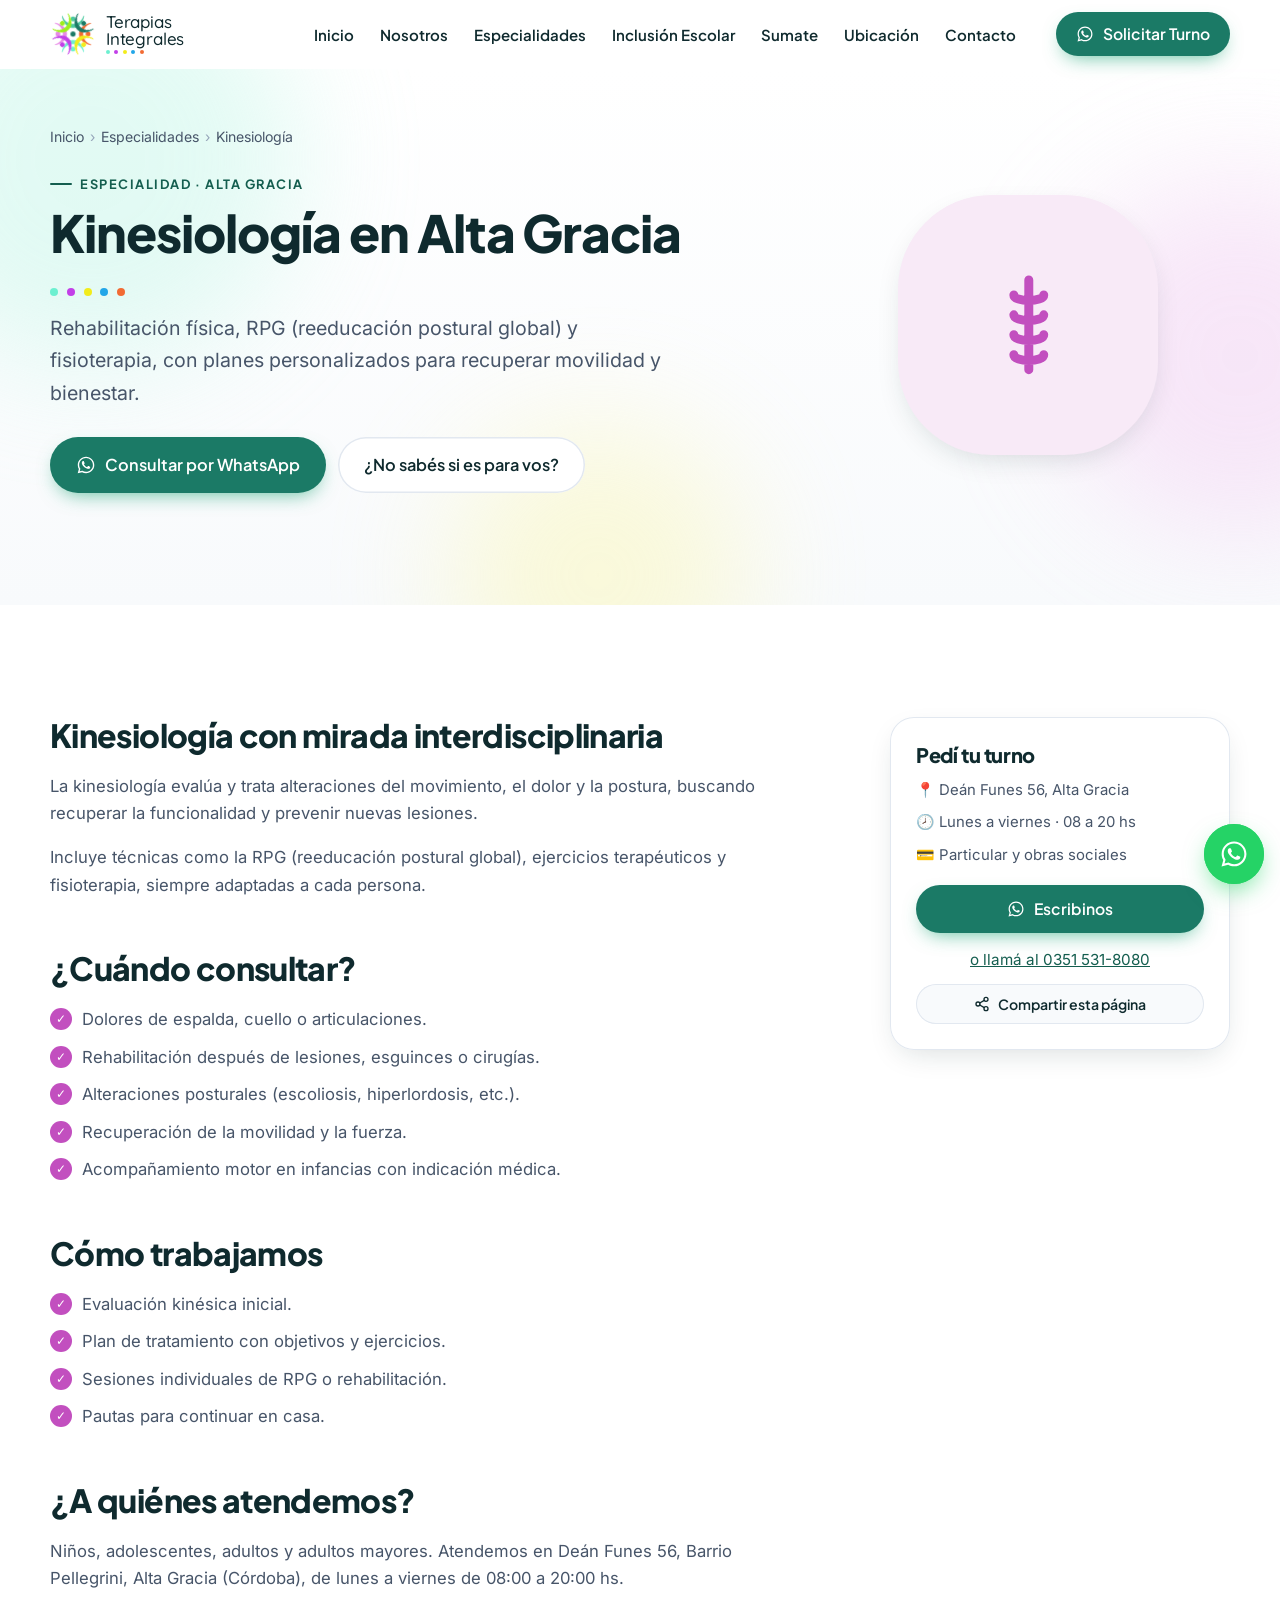
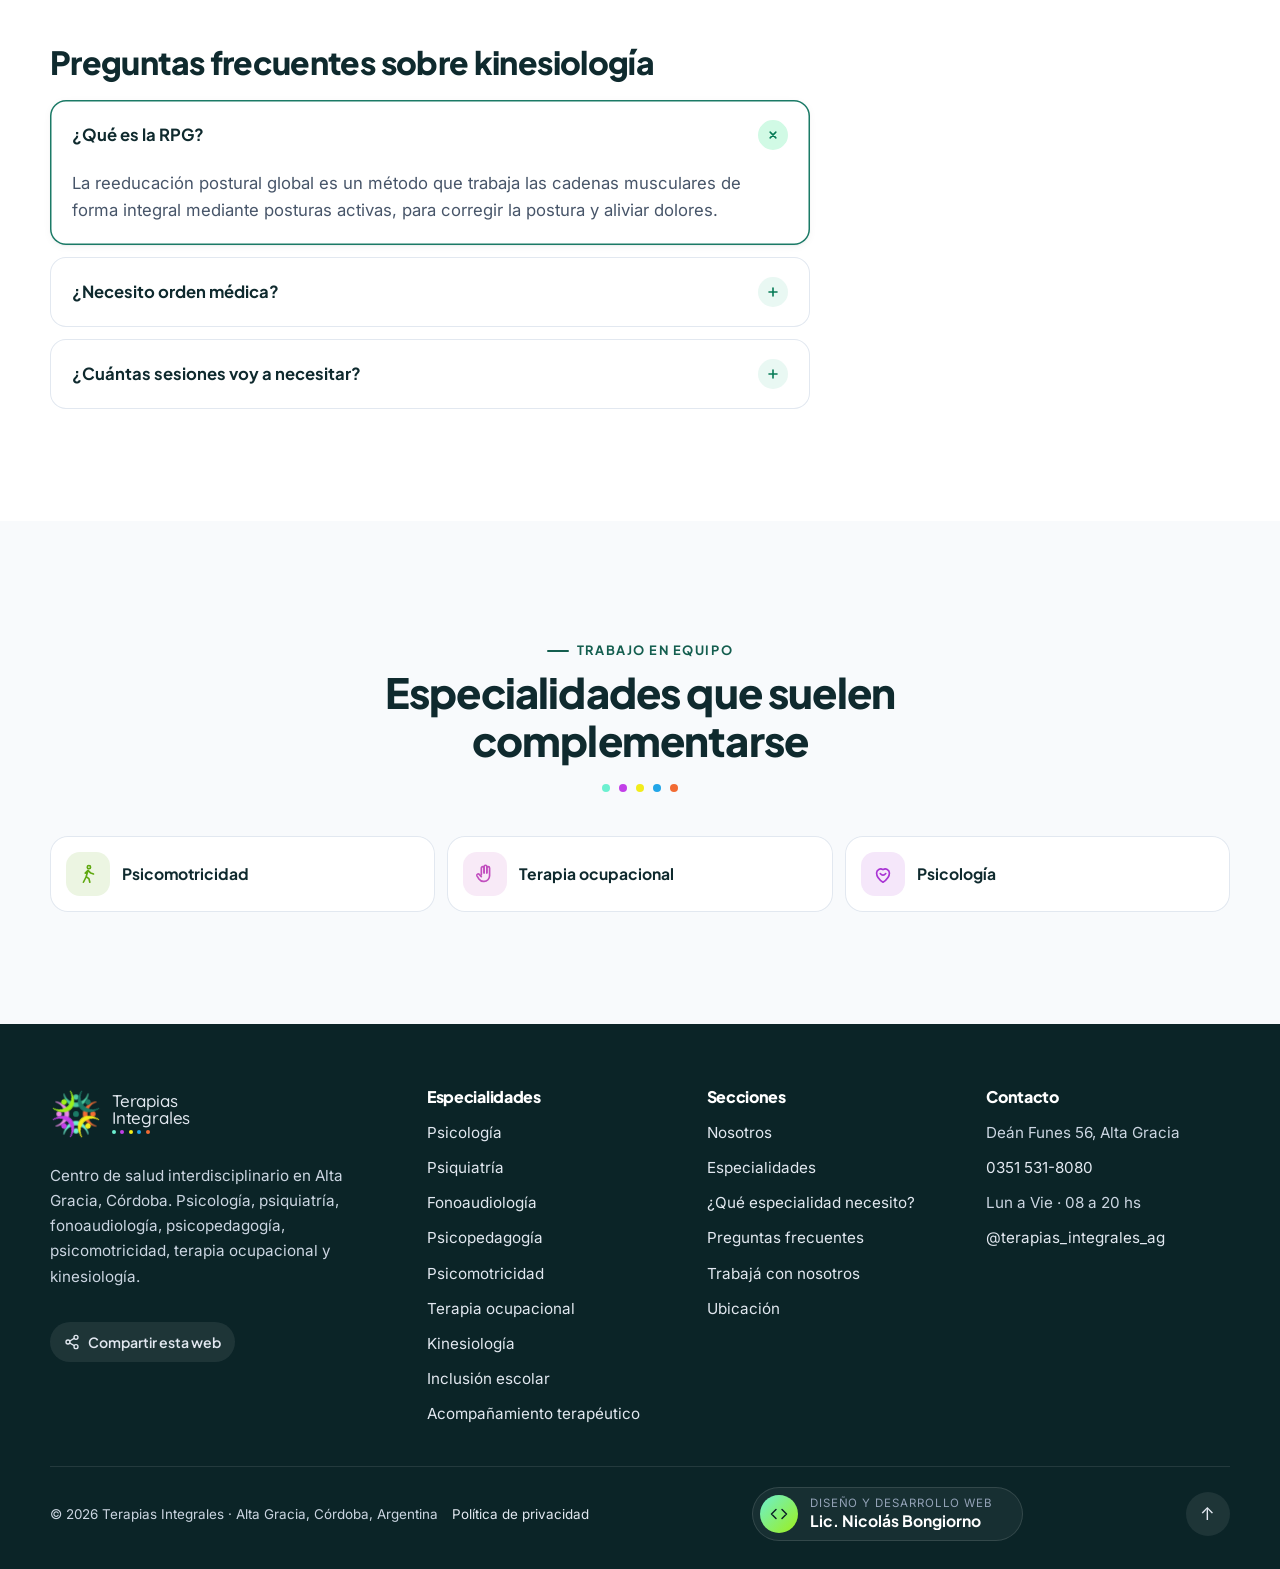
<file: kinesiologia-alta-gracia/index.html>
<!doctype html>
<!-- Diseño y desarrollo web: Lic. Nicolás Bongiorno · WhatsApp +54 9 351 657-5261 · https://wa.me/5493516575261 -->
<!-- Página generada por tools/build.py: editá tools/content.py y volvé a ejecutar el script. -->
<html lang="es-AR">
<head>
  <meta charset="utf-8">
  <meta name="viewport" content="width=device-width, initial-scale=1, viewport-fit=cover">
  <title>Kinesiólogo en Alta Gracia | Rehabilitación, RPG y fisioterapia · Terapias Integrales</title>
  <meta name="description" content="Kinesiología en Alta Gracia: rehabilitación física, RPG (reeducación postural global) y fisioterapia para niños y adultos. Turnos por WhatsApp.">
  <meta name="robots" content="index, follow, max-image-preview:large">
  <link rel="canonical" href="https://licbongiorno.github.io/terapiasintegrales/kinesiologia-alta-gracia/">
  <meta name="theme-color" content="#1B7A66">
  <meta name="geo.region" content="AR-X">
  <meta name="geo.placename" content="Alta Gracia, Córdoba">
  <meta property="og:type" content="website">
  <meta property="og:locale" content="es_AR">
  <meta property="og:site_name" content="Terapias Integrales">
  <meta property="og:title" content="Kinesiólogo en Alta Gracia | Rehabilitación, RPG y fisioterapia · Terapias Integrales">
  <meta property="og:description" content="Kinesiología en Alta Gracia: rehabilitación física, RPG (reeducación postural global) y fisioterapia para niños y adultos. Turnos por WhatsApp.">
  <meta property="og:url" content="https://licbongiorno.github.io/terapiasintegrales/kinesiologia-alta-gracia/">
  <meta property="og:image" content="https://licbongiorno.github.io/terapiasintegrales/assets/img/og-image.png">
  <meta name="twitter:card" content="summary_large_image">
  <link rel="icon" href="../assets/img/logo.svg" type="image/svg+xml">
  <link rel="apple-touch-icon" href="../assets/img/apple-touch-icon.png">
  <link rel="manifest" href="../site.webmanifest">
  <link rel="preload" href="../assets/fonts/plusjakartasans-latin.woff2" as="font" type="font/woff2" crossorigin>
  <link rel="preload" href="../assets/fonts/inter-latin.woff2" as="font" type="font/woff2" crossorigin>
  <link rel="stylesheet" href="../assets/css/styles.css">
  <script type="application/ld+json">
{
  "@context": "https://schema.org",
  "@graph": [
    {
      "@type": "MedicalWebPage",
      "@id": "https://licbongiorno.github.io/terapiasintegrales/kinesiologia-alta-gracia/#pagina",
      "url": "https://licbongiorno.github.io/terapiasintegrales/kinesiologia-alta-gracia/",
      "name": "Kinesiólogo en Alta Gracia | Rehabilitación, RPG y fisioterapia · Terapias Integrales",
      "description": "Kinesiología en Alta Gracia: rehabilitación física, RPG (reeducación postural global) y fisioterapia para niños y adultos. Turnos por WhatsApp.",
      "inLanguage": "es-AR",
      "isPartOf": {
        "@id": "https://licbongiorno.github.io/terapiasintegrales/#web"
      },
      "about": {
        "@id": "https://licbongiorno.github.io/terapiasintegrales/kinesiologia-alta-gracia/#servicio"
      },
      "lastReviewed": "2026-11-19",
      "breadcrumb": {
        "@id": "https://licbongiorno.github.io/terapiasintegrales/kinesiologia-alta-gracia/#ruta"
      }
    },
    {
      "@type": "PhysicalTherapy",
      "@id": "https://licbongiorno.github.io/terapiasintegrales/kinesiologia-alta-gracia/#servicio",
      "name": "Kinesiología en Alta Gracia",
      "description": "Rehabilitación física, RPG (reeducación postural global) y fisioterapia, con planes personalizados para recuperar movilidad y bienestar."
    },
    {
      "@type": [
        "MedicalClinic",
        "LocalBusiness"
      ],
      "@id": "https://licbongiorno.github.io/terapiasintegrales/#clinica",
      "name": "Terapias Integrales",
      "url": "https://licbongiorno.github.io/terapiasintegrales/",
      "telephone": "+54 9 351 531-8080",
      "address": {
        "@type": "PostalAddress",
        "streetAddress": "Deán Funes 56, Barrio Pellegrini",
        "addressLocality": "Alta Gracia",
        "addressRegion": "Córdoba",
        "postalCode": "X5186GHG",
        "addressCountry": "AR"
      },
      "availableService": {
        "@id": "https://licbongiorno.github.io/terapiasintegrales/kinesiologia-alta-gracia/#servicio"
      }
    },
    {
      "@type": "BreadcrumbList",
      "@id": "https://licbongiorno.github.io/terapiasintegrales/kinesiologia-alta-gracia/#ruta",
      "itemListElement": [
        {
          "@type": "ListItem",
          "position": 1,
          "name": "Inicio",
          "item": "https://licbongiorno.github.io/terapiasintegrales/"
        },
        {
          "@type": "ListItem",
          "position": 2,
          "name": "Especialidades",
          "item": "https://licbongiorno.github.io/terapiasintegrales/#especialidades"
        },
        {
          "@type": "ListItem",
          "position": 3,
          "name": "Kinesiología",
          "item": "https://licbongiorno.github.io/terapiasintegrales/kinesiologia-alta-gracia/"
        }
      ]
    },
    {
      "@type": "FAQPage",
      "mainEntity": [
        {
          "@type": "Question",
          "name": "¿Qué es la RPG?",
          "acceptedAnswer": {
            "@type": "Answer",
            "text": "La reeducación postural global es un método que trabaja las cadenas musculares de forma integral mediante posturas activas, para corregir la postura y aliviar dolores."
          }
        },
        {
          "@type": "Question",
          "name": "¿Necesito orden médica?",
          "acceptedAnswer": {
            "@type": "Answer",
            "text": "Para tratamientos por obra social, generalmente sí. Para atención particular, consultanos por WhatsApp según tu caso."
          }
        },
        {
          "@type": "Question",
          "name": "¿Cuántas sesiones voy a necesitar?",
          "acceptedAnswer": {
            "@type": "Answer",
            "text": "Depende del motivo de consulta y de la evaluación inicial; el plan se revisa a medida que avanza el tratamiento."
          }
        }
      ]
    }
  ]
}
  </script>
</head>

<body>
  <a class="skip-link" href="#main">Saltar al contenido</a>
  <div class="scroll-progress" aria-hidden="true"></div>

  <header class="header" id="top">
    <nav class="nav container" aria-label="Navegación principal">
      <a class="brand" href="../" aria-label="Terapias Integrales, ir al inicio">
        <svg class="lm" viewBox="-320 -320 640 640" aria-hidden="true" focusable="false"><g transform="rotate(0)"><g class="lm-f" style="--i:0;color:var(--l-teal)"><use href="#lm-p"/></g></g><g transform="rotate(90)"><g class="lm-f" style="--i:2;color:var(--l-orange)"><use href="#lm-p"/></g></g><g transform="rotate(180)"><g class="lm-f" style="--i:4;color:var(--l-mint)"><use href="#lm-p"/></g></g><g transform="rotate(270)"><g class="lm-f" style="--i:6;color:var(--l-pink)"><use href="#lm-p"/></g></g><g transform="rotate(45)"><g class="lm-f" style="--i:1;color:var(--l-green)"><use href="#lm-p"/></g></g><g transform="rotate(135)"><g class="lm-f" style="--i:3;color:var(--l-yellow)"><use href="#lm-p"/></g></g><g transform="rotate(225)"><g class="lm-f" style="--i:5;color:var(--l-purple)"><use href="#lm-p"/></g></g><g transform="rotate(315)"><g class="lm-f" style="--i:7;color:var(--l-lime)"><use href="#lm-p"/></g></g><circle class="lm-c" r="36"/></svg>
        <span class="brand__text"><span>Terapias</span><span>Integrales</span><span class="ldots" aria-hidden="true"><i></i><i></i><i></i><i></i><i></i></span></span>
      </a>

      <ul class="nav__links" id="nav-menu">
        <li><a href="../">Inicio</a></li>
        <li><a href="../#nosotros">Nosotros</a></li>
        <li><a href="../#especialidades">Especialidades</a></li>
        <li><a href="../#programas">Inclusión Escolar</a></li>
        <li><a href="../#trabaja-con-nosotros">Sumate</a></li>
        <li><a href="../#ubicacion">Ubicación</a></li>
        <li><a href="../#contacto">Contacto</a></li>
        <li class="nav__cta-mobile"><a class="btn btn--primary js-wa" href="https://wa.me/5493515318080?text=Hola%20Terapias%20Integrales%2C%20quisiera%20hacer%20una%20consulta%20por%20un%20turno." target="_blank" rel="noopener">Solicitar Turno</a></li>
      </ul>

      <a class="btn btn--primary nav__cta magnetic" href="https://wa.me/5493515318080?text=Hola%20Terapias%20Integrales%2C%20quisiera%20hacer%20una%20consulta%20por%20un%20turno." target="_blank" rel="noopener">
        <svg aria-hidden="true" width="18" height="18"><use href="#i-wa"/></svg>
        Solicitar Turno
      </a>

      <button class="nav__toggle" aria-controls="nav-menu" aria-expanded="false" aria-label="Abrir menú">
        <span></span><span></span><span></span>
      </button>
    </nav>
  </header>
  <div class="nav__backdrop" aria-hidden="true"></div>

  <main id="main">
    <section class="page-hero" style="--c:#C24FBF" aria-labelledby="page-title">
      <div class="hero__bg" aria-hidden="true">
        <span class="blob blob--1"></span>
        <span class="blob blob--2"></span>
        <span class="blob blob--3"></span>
      </div>
      <div class="container page-hero__grid">
        <div>
          <nav class="crumbs" aria-label="Ruta de navegación">
            <ol>
              <li><a href="../">Inicio</a></li>
              <li><a href="../#especialidades">Especialidades</a></li>
              <li aria-current="page">Kinesiología</li>
            </ol>
          </nav>
          <p class="eyebrow reveal">Especialidad · Alta Gracia</p>
          <h1 id="page-title" class="reveal">Kinesiología en Alta Gracia</h1>
          <span class="ldots reveal" aria-hidden="true"><i></i><i></i><i></i><i></i><i></i></span>
          <p class="hero__lead reveal">Rehabilitación física, RPG (reeducación postural global) y fisioterapia, con planes personalizados para recuperar movilidad y bienestar.</p>
          <div class="hero__actions reveal">
            <a class="btn btn--primary btn--lg magnetic" href="https://wa.me/5493515318080?text=Hola%20Terapias%20Integrales%2C%20quisiera%20consultar%20por%20kinesiolog%C3%ADa." target="_blank" rel="noopener">
              <svg aria-hidden="true" width="20" height="20"><use href="#i-wa"/></svg>
              Consultar por WhatsApp
            </a>
            <a class="btn btn--ghost btn--lg" href="../#orientador-seccion">¿No sabés si es para vos?</a>
          </div>
        </div>
        <div class="page-hero__icon reveal" aria-hidden="true"><svg><use href="#i-kine"/></svg></div>
      </div>
    </section>

    <section class="section">
      <div class="container page-layout">
        <article class="prose" style="--c:#C24FBF">
          <h2 class="reveal">Kinesiología con mirada interdisciplinaria</h2>
          <p class="reveal">La kinesiología evalúa y trata alteraciones del movimiento, el dolor y la postura, buscando recuperar la funcionalidad y prevenir nuevas lesiones.</p>
          <p class="reveal">Incluye técnicas como la RPG (reeducación postural global), ejercicios terapéuticos y fisioterapia, siempre adaptadas a cada persona.</p>

          <h2 class="reveal">¿Cuándo consultar?</h2>
          <ul class="checks-ink reveal">
              <li>Dolores de espalda, cuello o articulaciones.</li>
              <li>Rehabilitación después de lesiones, esguinces o cirugías.</li>
              <li>Alteraciones posturales (escoliosis, hiperlordosis, etc.).</li>
              <li>Recuperación de la movilidad y la fuerza.</li>
              <li>Acompañamiento motor en infancias con indicación médica.</li>
          </ul>

          <h2 class="reveal">Cómo trabajamos</h2>
          <ul class="checks-ink reveal">
              <li>Evaluación kinésica inicial.</li>
              <li>Plan de tratamiento con objetivos y ejercicios.</li>
              <li>Sesiones individuales de RPG o rehabilitación.</li>
              <li>Pautas para continuar en casa.</li>
          </ul>

          <h2 class="reveal">¿A quiénes atendemos?</h2>
          <p class="reveal">Niños, adolescentes, adultos y adultos mayores. Atendemos en Deán Funes 56, Barrio Pellegrini, Alta Gracia (Córdoba), de lunes a viernes de 08:00 a 20:00 hs.</p>

          <h2 class="reveal">Preguntas frecuentes sobre kinesiología</h2>
          <div class="accordion">
            <details class="acc reveal" name="faq" open>
              <summary>¿Qué es la RPG?</summary>
              <div class="acc__body"><p>La reeducación postural global es un método que trabaja las cadenas musculares de forma integral mediante posturas activas, para corregir la postura y aliviar dolores.</p></div>
            </details>
            <details class="acc reveal" name="faq">
              <summary>¿Necesito orden médica?</summary>
              <div class="acc__body"><p>Para tratamientos por obra social, generalmente sí. Para atención particular, consultanos por WhatsApp según tu caso.</p></div>
            </details>
            <details class="acc reveal" name="faq">
              <summary>¿Cuántas sesiones voy a necesitar?</summary>
              <div class="acc__body"><p>Depende del motivo de consulta y de la evaluación inicial; el plan se revisa a medida que avanza el tratamiento.</p></div>
            </details>
          </div>
        </article>

        <aside class="page-aside">
          <div class="aside-card reveal">
            <h2>Pedí tu turno</h2>
            <ul>
              <li>📍 Deán Funes 56, Alta Gracia</li>
              <li>🕗 Lunes a viernes · 08 a 20 hs</li>
              <li>💳 Particular y obras sociales</li>
            </ul>
            <a class="btn btn--primary magnetic" href="https://wa.me/5493515318080?text=Hola%20Terapias%20Integrales%2C%20quisiera%20consultar%20por%20kinesiolog%C3%ADa." target="_blank" rel="noopener">
              <svg aria-hidden="true" width="18" height="18"><use href="#i-wa"/></svg> Escribinos
            </a>
            <p style="margin:14px 0 0;text-align:center"><a href="tel:+5493515318080">o llamá al 0351 531-8080</a></p>
            <button type="button" class="share-btn share-btn--light js-share">
              <svg aria-hidden="true" width="16" height="16" viewBox="0 0 24 24" fill="none" stroke="currentColor" stroke-width="2" stroke-linecap="round" stroke-linejoin="round"><circle cx="18" cy="5" r="3"/><circle cx="6" cy="12" r="3"/><circle cx="18" cy="19" r="3"/><path d="m8.6 13.5 6.8 4M15.4 6.5l-6.8 4"/></svg>
              Compartir esta página
            </button>
          </div>
        </aside>
      </div>
    </section>

    <section class="section section--soft" aria-labelledby="rel-title">
      <div class="container">
        <header class="section__head">
          <p class="eyebrow reveal">Trabajo en equipo</p>
          <h2 id="rel-title" class="reveal">Especialidades que suelen complementarse</h2>
          <span class="ldots reveal" aria-hidden="true"><i></i><i></i><i></i><i></i><i></i></span>
        </header>
        <ul class="related reveal">
            <li><a href="../psicomotricidad-alta-gracia/" style="--c:#5FA80F"><span class="card__icon"><svg aria-hidden="true"><use href="#i-motor"/></svg></span>Psicomotricidad</a></li>
            <li><a href="../terapia-ocupacional-alta-gracia/" style="--c:#C24FBF"><span class="card__icon"><svg aria-hidden="true"><use href="#i-to"/></svg></span>Terapia ocupacional</a></li>
            <li><a href="../psicologia-alta-gracia/" style="--c:var(--purple)"><span class="card__icon"><svg aria-hidden="true"><use href="#i-psico"/></svg></span>Psicología</a></li>
        </ul>
      </div>
    </section>
  </main>

  <!-- ================= FOOTER ================= -->
  <footer class="footer">
    <div class="container footer__grid">
      <div>
        <a class="brand brand--light" href="../" aria-label="Terapias Integrales, ir al inicio">
          <svg class="lm lm--footer" viewBox="-320 -320 640 640" aria-hidden="true" focusable="false"><g transform="rotate(0)"><g class="lm-f" style="--i:0;color:var(--l-teal)"><use href="#lm-p"/></g></g><g transform="rotate(90)"><g class="lm-f" style="--i:2;color:var(--l-orange)"><use href="#lm-p"/></g></g><g transform="rotate(180)"><g class="lm-f" style="--i:4;color:var(--l-mint)"><use href="#lm-p"/></g></g><g transform="rotate(270)"><g class="lm-f" style="--i:6;color:var(--l-pink)"><use href="#lm-p"/></g></g><g transform="rotate(45)"><g class="lm-f" style="--i:1;color:var(--l-green)"><use href="#lm-p"/></g></g><g transform="rotate(135)"><g class="lm-f" style="--i:3;color:var(--l-yellow)"><use href="#lm-p"/></g></g><g transform="rotate(225)"><g class="lm-f" style="--i:5;color:var(--l-purple)"><use href="#lm-p"/></g></g><g transform="rotate(315)"><g class="lm-f" style="--i:7;color:var(--l-lime)"><use href="#lm-p"/></g></g><circle class="lm-c" r="36"/></svg>
          <span class="brand__text"><span>Terapias</span><span>Integrales</span><span class="ldots" aria-hidden="true"><i></i><i></i><i></i><i></i><i></i></span></span>
        </a>
        <p class="footer__about">Centro de salud interdisciplinario en Alta Gracia, Córdoba. Psicología, psiquiatría, fonoaudiología, psicopedagogía, psicomotricidad, terapia ocupacional y kinesiología.</p>
        <button type="button" class="share-btn footer__share js-share">
          <svg aria-hidden="true" width="16" height="16" viewBox="0 0 24 24" fill="none" stroke="currentColor" stroke-width="2" stroke-linecap="round" stroke-linejoin="round"><circle cx="18" cy="5" r="3"/><circle cx="6" cy="12" r="3"/><circle cx="18" cy="19" r="3"/><path d="m8.6 13.5 6.8 4M15.4 6.5l-6.8 4"/></svg>
          Compartir esta web
        </button>
      </div>
      <nav aria-label="Especialidades">
        <h2 class="footer__title">Especialidades</h2>
        <ul>
          <li><a href="../psicologia-alta-gracia/">Psicología</a></li>
          <li><a href="../psiquiatria-alta-gracia/">Psiquiatría</a></li>
          <li><a href="../fonoaudiologia-alta-gracia/">Fonoaudiología</a></li>
          <li><a href="../psicopedagogia-alta-gracia/">Psicopedagogía</a></li>
          <li><a href="../psicomotricidad-alta-gracia/">Psicomotricidad</a></li>
          <li><a href="../terapia-ocupacional-alta-gracia/">Terapia ocupacional</a></li>
          <li><a href="../kinesiologia-alta-gracia/">Kinesiología</a></li>
          <li><a href="../inclusion-escolar-alta-gracia/">Inclusión escolar</a></li>
          <li><a href="../acompanamiento-terapeutico-alta-gracia/">Acompañamiento terapéutico</a></li>
        </ul>
      </nav>
      <nav aria-label="Enlaces del pie">
        <h2 class="footer__title">Secciones</h2>
        <ul>
          <li><a href="../#nosotros">Nosotros</a></li>
          <li><a href="../#especialidades">Especialidades</a></li>
          <li><a href="../#orientador-seccion">¿Qué especialidad necesito?</a></li>
          <li><a href="../#faq">Preguntas frecuentes</a></li>
          <li><a href="../#trabaja-con-nosotros">Trabajá con nosotros</a></li>
          <li><a href="../#ubicacion">Ubicación</a></li>
        </ul>
      </nav>
      <div>
        <h2 class="footer__title">Contacto</h2>
        <ul>
          <li>Deán Funes 56, Alta Gracia</li>
          <li><a href="tel:+5493515318080">0351 531-8080</a></li>
          <li>Lun a Vie · 08 a 20 hs</li>
          <li><a href="https://www.instagram.com/terapias_integrales_ag/" target="_blank" rel="noopener">@terapias_integrales_ag</a></li>
        </ul>
      </div>
    </div>
    <div class="container footer__bottom">
      <div class="footer__legal">
        <p>© <span id="year">2026</span> Terapias Integrales · Alta Gracia, Córdoba, Argentina</p>
        <a href="../privacidad/">Política de privacidad</a>
      </div>

      <!-- Crédito de diseño -->
      <a class="credit" href="https://wa.me/5493516575261?text=Hola%20Nicol%C3%A1s%2C%20vi%20la%20web%20de%20Terapias%20Integrales%20y%20me%20gustar%C3%ADa%20una%20p%C3%A1gina%20web%20para%20mi%20proyecto." target="_blank" rel="noopener" aria-label="Diseño y desarrollo web por Lic. Nicolás Bongiorno. ¿Querés una web así? Escribile por WhatsApp al 351 657-5261">
        <span class="credit__badge" aria-hidden="true">
          <svg width="18" height="18" viewBox="0 0 24 24" fill="none" stroke="currentColor" stroke-width="2" stroke-linecap="round" stroke-linejoin="round"><path d="m16 18 6-6-6-6M8 6l-6 6 6 6"/></svg>
        </span>
        <span class="credit__text">
          <span class="credit__small">Diseño y desarrollo web</span>
          <span class="credit__name">Lic. Nicolás Bongiorno</span>
        </span>
        <span class="credit__cta" aria-hidden="true">
          <svg width="16" height="16"><use href="#i-wa"/></svg>
          <span>¿Querés una web así? <strong>351 657-5261</strong></span>
        </span>
      </a>

      <a href="#top" class="to-top" aria-label="Volver arriba">↑</a>
    </div>
  </footer>

  <!-- ================= WHATSAPP FLOTANTE ================= -->
  <a class="wa-float" href="https://wa.me/5493515318080?text=Hola%20Terapias%20Integrales%2C%20quisiera%20hacer%20una%20consulta%20por%20un%20turno." target="_blank" rel="noopener" aria-label="Escribinos por WhatsApp">
    <span class="wa-float__tip">¿Te ayudamos? <strong>Escribinos</strong></span>
    <span class="wa-float__btn"><svg aria-hidden="true" width="30" height="30"><use href="#i-wa"/></svg></span>
  </a>

  <div class="toast" role="status" aria-live="polite"></div>

  <!-- ================= SPRITE DE ÍCONOS ================= -->
  <svg width="0" height="0" style="position:absolute" aria-hidden="true">
    <defs>
      <g id="lm-p"><circle cx="0" cy="-208" r="34" fill="currentColor"/><path d="M-150 -250 C-120 -34 120 -34 150 -250 C100 -100 -100 -100 -150 -250Z" fill="currentColor" stroke="currentColor" stroke-width="8" stroke-linejoin="round"/></g>
      <symbol id="i-wa" viewBox="0 0 24 24"><path fill="currentColor" d="M12.04 2C6.58 2 2.13 6.45 2.13 11.91c0 1.75.46 3.45 1.32 4.95L2.05 22l5.25-1.38c1.45.79 3.08 1.21 4.74 1.21 5.46 0 9.91-4.45 9.91-9.91C21.95 6.45 17.5 2 12.04 2Zm0 18.15c-1.48 0-2.93-.4-4.2-1.15l-.3-.18-3.12.82.83-3.04-.2-.31a8.2 8.2 0 0 1-1.26-4.38c0-4.54 3.7-8.24 8.25-8.24 4.54 0 8.24 3.7 8.24 8.24 0 4.55-3.7 8.24-8.24 8.24Zm4.52-6.16c-.25-.12-1.47-.72-1.69-.81-.23-.08-.39-.12-.56.13-.16.25-.64.81-.78.97-.15.17-.29.19-.54.06-.25-.12-1.05-.39-1.99-1.23-.74-.66-1.23-1.47-1.38-1.72-.14-.25-.01-.38.11-.51.11-.11.25-.29.37-.43.13-.15.17-.25.25-.42.08-.17.04-.31-.02-.43-.06-.13-.56-1.35-.77-1.84-.2-.48-.41-.42-.56-.43h-.48c-.17 0-.43.06-.66.31-.22.25-.86.85-.86 2.07s.89 2.4 1.01 2.56c.12.17 1.75 2.67 4.23 3.74.59.26 1.05.41 1.41.52.59.19 1.13.16 1.56.1.48-.07 1.47-.6 1.67-1.18.21-.58.21-1.07.14-1.18-.06-.1-.22-.16-.47-.28Z"/></symbol>
      <symbol id="i-arrow" viewBox="0 0 24 24"><path fill="none" stroke="currentColor" stroke-width="2" stroke-linecap="round" stroke-linejoin="round" d="M5 12h14M13 6l6 6-6 6"/></symbol>
      <symbol id="i-psico" viewBox="0 0 24 24"><g fill="none" stroke="currentColor" stroke-width="1.8" stroke-linecap="round" stroke-linejoin="round"><path d="M12 21s-7-4.35-7-10a4.5 4.5 0 0 1 7-3.74A4.5 4.5 0 0 1 19 11c0 5.65-7 10-7 10Z"/><path d="M9 11.5c1 1.3 2 1.8 3 1.8s2-.5 3-1.8"/></g></symbol>
      <symbol id="i-fono" viewBox="0 0 24 24"><g fill="none" stroke="currentColor" stroke-width="1.8" stroke-linecap="round" stroke-linejoin="round"><path d="M4 12h2M8 8v8M12 5v14M16 8v8M20 11v2"/></g></symbol>
      <symbol id="i-psp" viewBox="0 0 24 24"><g fill="none" stroke="currentColor" stroke-width="1.8" stroke-linecap="round" stroke-linejoin="round"><path d="M9 18h6M10 21h4"/><path d="M12 3a6 6 0 0 0-3.6 10.8c.6.45 1 1.2 1 2V16h5.2v-.2c0-.8.4-1.55 1-2A6 6 0 0 0 12 3Z"/></g></symbol>
      <symbol id="i-motor" viewBox="0 0 24 24"><g fill="none" stroke="currentColor" stroke-width="1.8" stroke-linecap="round" stroke-linejoin="round"><circle cx="13" cy="4.5" r="1.8"/><path d="M7 21l3-6 3 2 1 4M9 11l3-3 3 3 3 1M10 15l2-7"/></g></symbol>
      <symbol id="i-kine" viewBox="0 0 24 24"><g fill="none" stroke="currentColor" stroke-width="1.8" stroke-linecap="round" stroke-linejoin="round"><path d="M12 3v18M9 6c0 1.5 6 1.5 6 0M9 10c0 1.5 6 1.5 6 0M9 14c0 1.5 6 1.5 6 0M9 18c0 1.5 6 1.5 6 0"/></g></symbol>
      <symbol id="i-psiq" viewBox="0 0 24 24"><g fill="none" stroke="currentColor" stroke-width="1.8" stroke-linecap="round" stroke-linejoin="round"><path d="M9.5 3.5A2.5 2.5 0 0 0 7 6a3 3 0 0 0-2.5 4.4A3 3 0 0 0 5.5 15 3 3 0 0 0 9 18.4a2.5 2.5 0 0 0 3 1.1V5.2a2.5 2.5 0 0 0-2.5-1.7Z"/><path d="M14.5 3.5A2.5 2.5 0 0 1 17 6a3 3 0 0 1 2.5 4.4A3 3 0 0 1 18.5 15a3 3 0 0 1-3.5 3.4 2.5 2.5 0 0 1-3 1.1"/><path d="M12 9h2.5M9.5 12H12M12 15h2"/></g></symbol>
      <symbol id="i-to" viewBox="0 0 24 24"><g fill="none" stroke="currentColor" stroke-width="1.8" stroke-linecap="round" stroke-linejoin="round"><path d="M8 13V5.5a1.5 1.5 0 0 1 3 0V11"/><path d="M11 10.5V4a1.5 1.5 0 0 1 3 0v7"/><path d="M14 10.5V5.5a1.5 1.5 0 0 1 3 0V14a6 6 0 0 1-6 6h-.7a6 6 0 0 1-4.9-2.6L3.2 14a1.5 1.5 0 0 1 2.5-1.6L8 15"/></g></symbol>
      <symbol id="i-school" viewBox="0 0 24 24"><g fill="none" stroke="currentColor" stroke-width="1.8" stroke-linecap="round" stroke-linejoin="round"><path d="M2 9l10-5 10 5-10 5L2 9Z"/><path d="M6 11v5c0 1.5 3 3 6 3s6-1.5 6-3v-5M22 9v6"/></g></symbol>
      <symbol id="i-hands" viewBox="0 0 24 24"><g fill="none" stroke="currentColor" stroke-width="1.8" stroke-linecap="round" stroke-linejoin="round"><circle cx="8" cy="6" r="2.5"/><circle cx="16" cy="6" r="2.5"/><path d="M3 20v-3a5 5 0 0 1 5-5h1l3 3 3-3h1a5 5 0 0 1 5 5v3"/></g></symbol>
      <symbol id="i-shield" viewBox="0 0 24 24"><g fill="none" stroke="currentColor" stroke-width="1.8" stroke-linecap="round" stroke-linejoin="round"><path d="M12 3l8 3v6c0 5-3.5 8-8 9-4.5-1-8-4-8-9V6l8-3Z"/><path d="M9 12l2 2 4-4"/></g></symbol>
      <symbol id="i-pin" viewBox="0 0 24 24"><g fill="none" stroke="currentColor" stroke-width="1.8" stroke-linecap="round" stroke-linejoin="round"><path d="M12 21s-7-6.2-7-12a7 7 0 0 1 14 0c0 5.8-7 12-7 12Z"/><circle cx="12" cy="9" r="2.5"/></g></symbol>
      <symbol id="i-clock" viewBox="0 0 24 24"><g fill="none" stroke="currentColor" stroke-width="1.8" stroke-linecap="round"><circle cx="12" cy="12" r="9"/><path d="M12 7v5l3 2"/></g></symbol>
      <symbol id="i-phone" viewBox="0 0 24 24"><path fill="none" stroke="currentColor" stroke-width="1.8" stroke-linejoin="round" d="M5 3h3l2 5-2.5 1.5a11 11 0 0 0 7 7L16 14l5 2v3a2 2 0 0 1-2 2A16 16 0 0 1 3 5a2 2 0 0 1 2-2Z"/></symbol>
      <symbol id="i-ig" viewBox="0 0 24 24"><g fill="none" stroke="currentColor" stroke-width="1.8"><rect x="3" y="3" width="18" height="18" rx="5"/><circle cx="12" cy="12" r="4"/><circle cx="17.5" cy="6.5" r="1" fill="currentColor"/></g></symbol>
    </defs>
  </svg>

  <script src="../assets/js/main.js" defer></script>
</body>
</html>
</file>
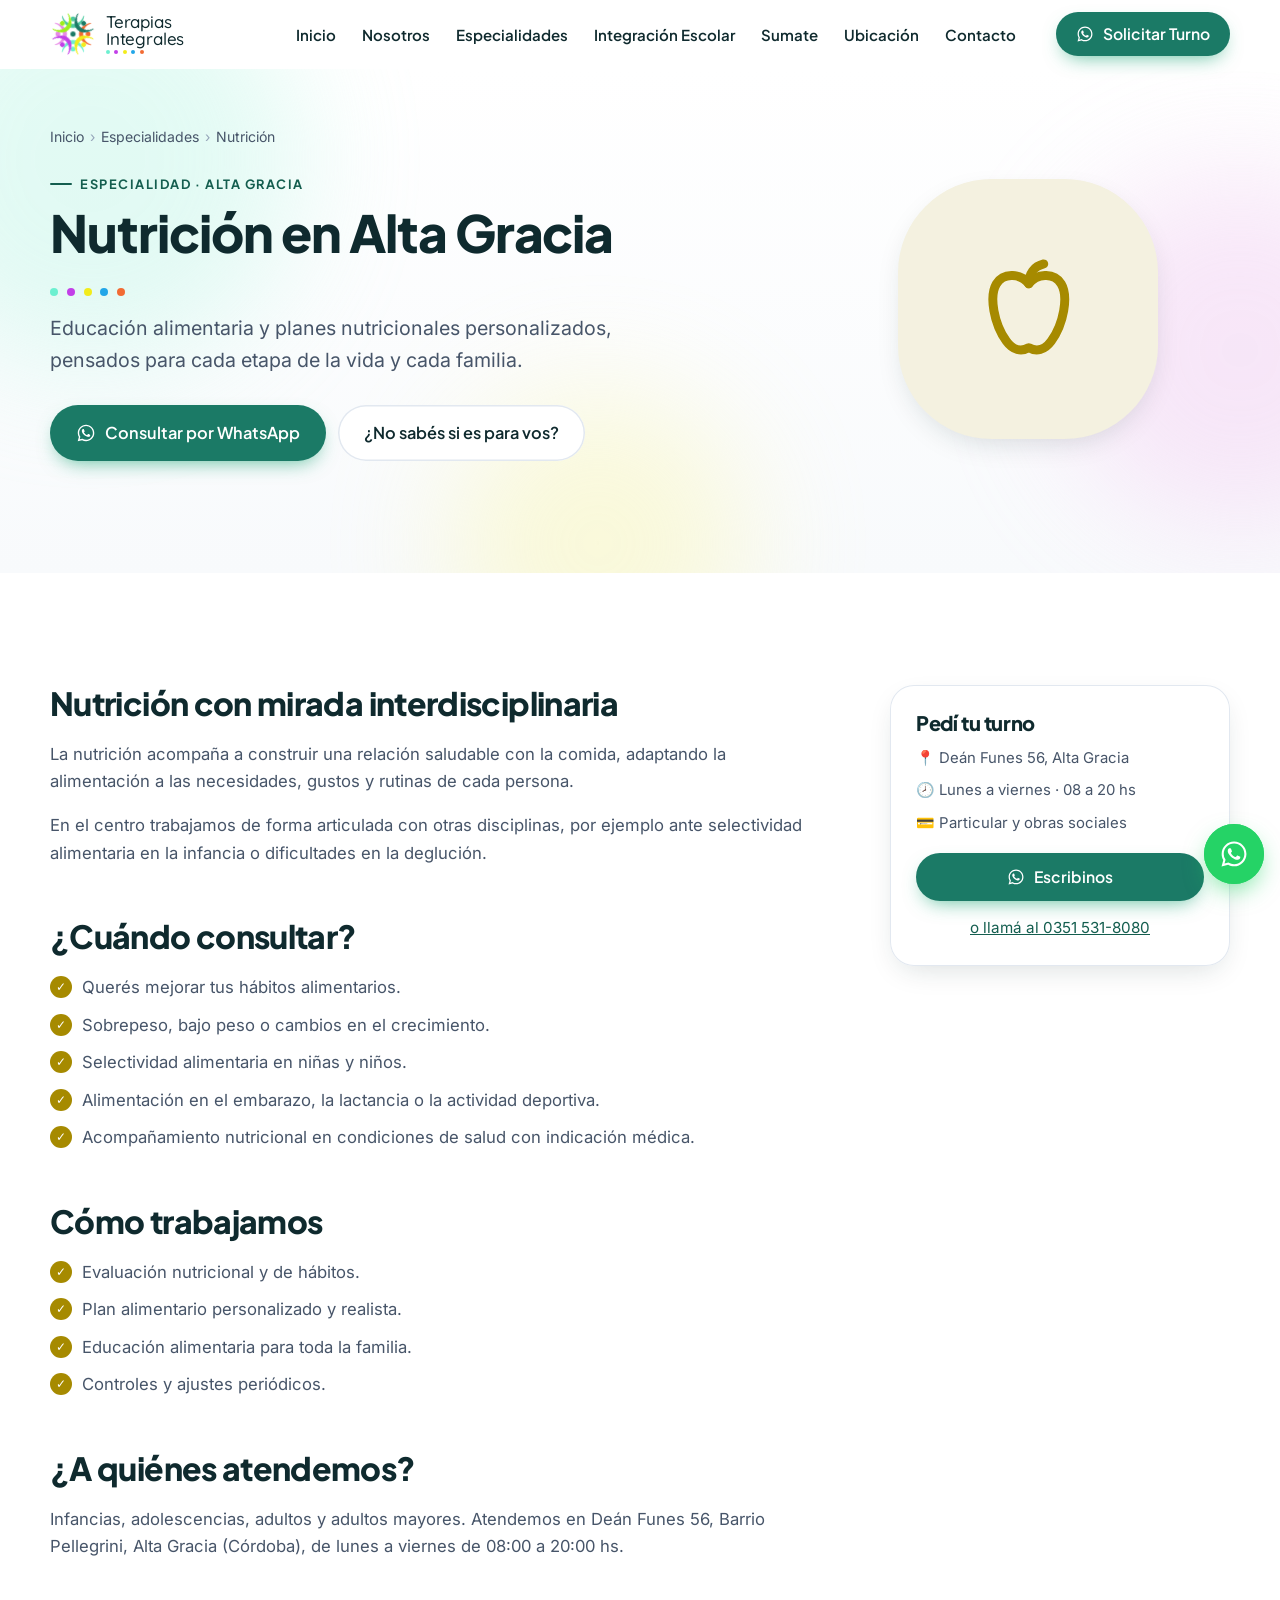
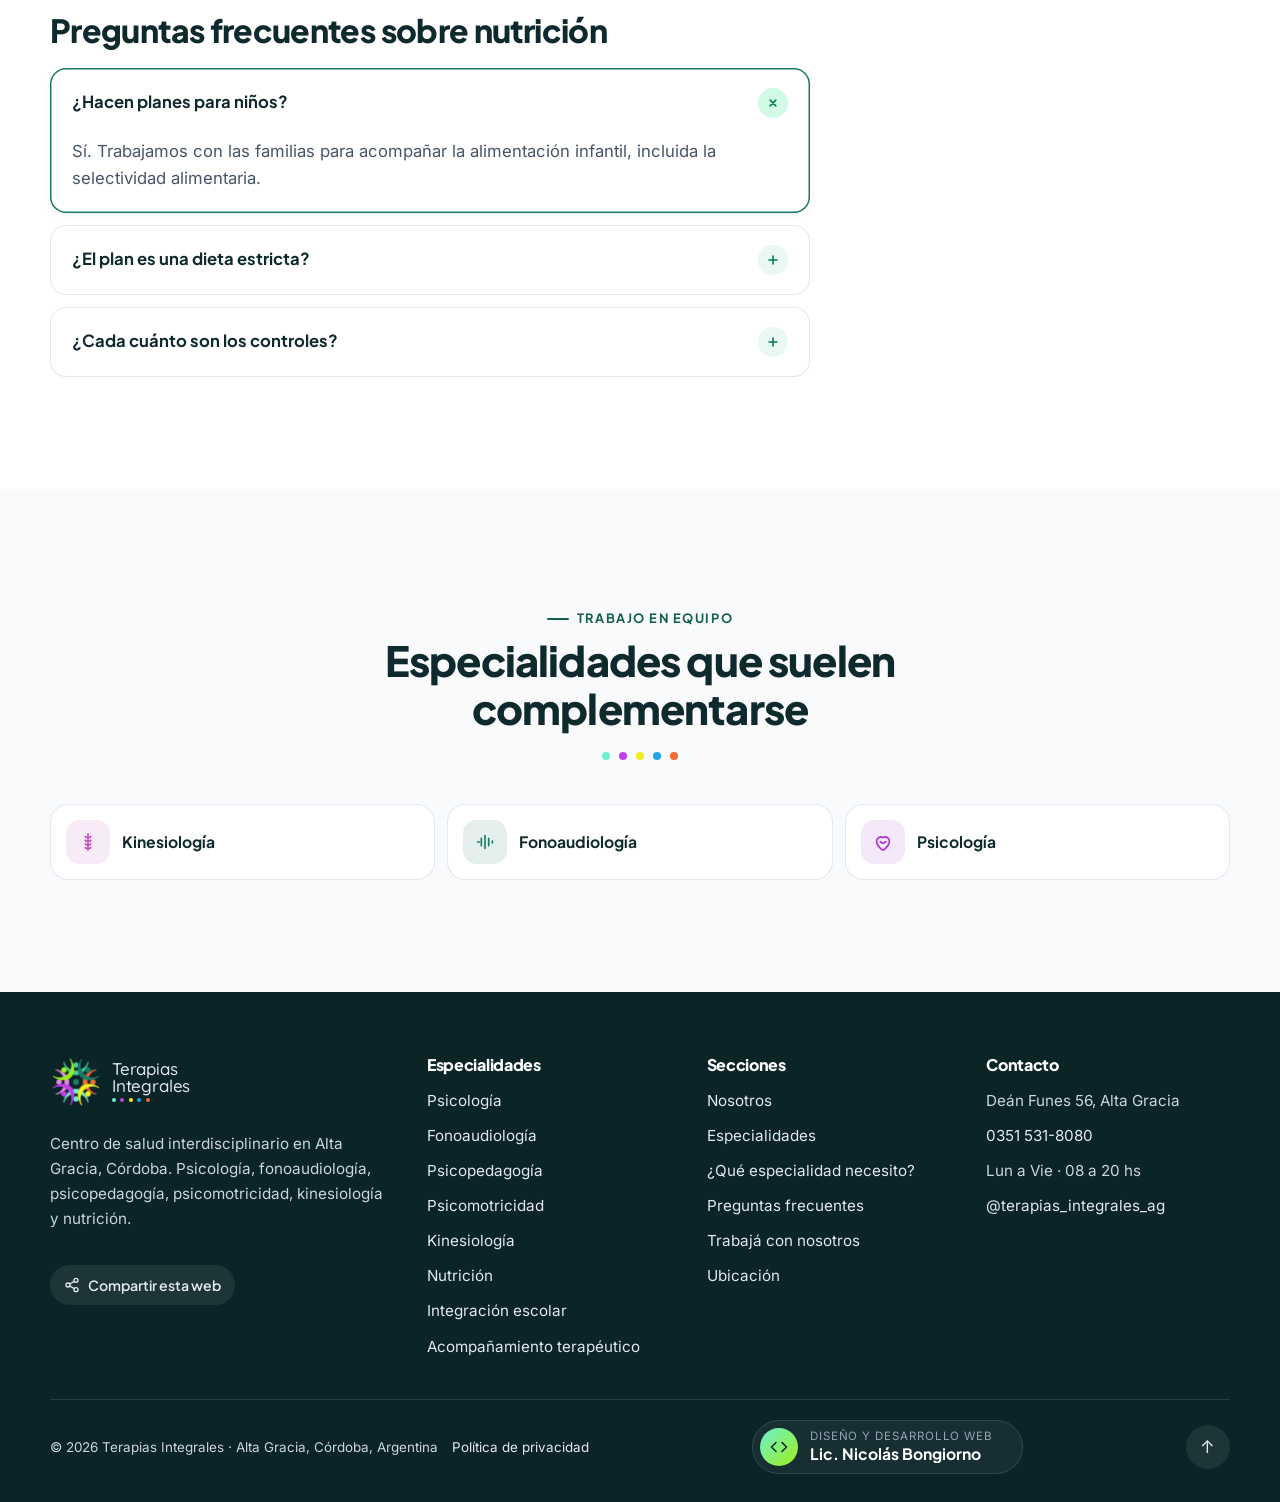
<file: nutricion-alta-gracia/index.html>
<!doctype html>
<!-- Diseño y desarrollo web: Lic. Nicolás Bongiorno · WhatsApp +54 9 351 657-5261 · https://wa.me/5493516575261 -->
<!-- Página generada por tools/build.py: editá tools/content.py y volvé a ejecutar el script. -->
<html lang="es-AR">
<head>
  <meta charset="utf-8">
  <meta name="viewport" content="width=device-width, initial-scale=1, viewport-fit=cover">
  <title>Nutricionista en Alta Gracia | Planes alimentarios personalizados · Terapias Integrales</title>
  <meta name="description" content="Nutrición en Alta Gracia: educación alimentaria y planes nutricionales personalizados para niños, adolescentes y adultos.">
  <meta name="robots" content="index, follow, max-image-preview:large">
  <link rel="canonical" href="https://licbongiorno.github.io/terapiasintegrales/nutricion-alta-gracia/">
  <meta name="theme-color" content="#1B7A66">
  <meta name="geo.region" content="AR-X">
  <meta name="geo.placename" content="Alta Gracia, Córdoba">
  <meta property="og:type" content="website">
  <meta property="og:locale" content="es_AR">
  <meta property="og:site_name" content="Terapias Integrales">
  <meta property="og:title" content="Nutricionista en Alta Gracia | Planes alimentarios personalizados · Terapias Integrales">
  <meta property="og:description" content="Nutrición en Alta Gracia: educación alimentaria y planes nutricionales personalizados para niños, adolescentes y adultos.">
  <meta property="og:url" content="https://licbongiorno.github.io/terapiasintegrales/nutricion-alta-gracia/">
  <meta property="og:image" content="https://licbongiorno.github.io/terapiasintegrales/assets/img/og-image.png">
  <meta name="twitter:card" content="summary_large_image">
  <link rel="icon" href="../assets/img/logo.svg" type="image/svg+xml">
  <link rel="apple-touch-icon" href="../assets/img/apple-touch-icon.png">
  <link rel="manifest" href="../site.webmanifest">
  <link rel="preload" href="../assets/fonts/plusjakartasans-latin.woff2" as="font" type="font/woff2" crossorigin>
  <link rel="preload" href="../assets/fonts/inter-latin.woff2" as="font" type="font/woff2" crossorigin>
  <link rel="stylesheet" href="../assets/css/styles.css">
  <script type="application/ld+json">
{
  "@context": "https://schema.org",
  "@graph": [
    {
      "@type": "MedicalWebPage",
      "@id": "https://licbongiorno.github.io/terapiasintegrales/nutricion-alta-gracia/#pagina",
      "url": "https://licbongiorno.github.io/terapiasintegrales/nutricion-alta-gracia/",
      "name": "Nutricionista en Alta Gracia | Planes alimentarios personalizados · Terapias Integrales",
      "description": "Nutrición en Alta Gracia: educación alimentaria y planes nutricionales personalizados para niños, adolescentes y adultos.",
      "inLanguage": "es-AR",
      "isPartOf": {
        "@id": "https://licbongiorno.github.io/terapiasintegrales/#web"
      },
      "about": {
        "@id": "https://licbongiorno.github.io/terapiasintegrales/nutricion-alta-gracia/#servicio"
      },
      "lastReviewed": "2026-11-19",
      "breadcrumb": {
        "@id": "https://licbongiorno.github.io/terapiasintegrales/nutricion-alta-gracia/#ruta"
      }
    },
    {
      "@type": "MedicalTherapy",
      "@id": "https://licbongiorno.github.io/terapiasintegrales/nutricion-alta-gracia/#servicio",
      "name": "Nutrición en Alta Gracia",
      "description": "Educación alimentaria y planes nutricionales personalizados, pensados para cada etapa de la vida y cada familia."
    },
    {
      "@type": [
        "MedicalClinic",
        "LocalBusiness"
      ],
      "@id": "https://licbongiorno.github.io/terapiasintegrales/#clinica",
      "name": "Terapias Integrales",
      "url": "https://licbongiorno.github.io/terapiasintegrales/",
      "telephone": "+54 9 351 531-8080",
      "address": {
        "@type": "PostalAddress",
        "streetAddress": "Deán Funes 56, Barrio Pellegrini",
        "addressLocality": "Alta Gracia",
        "addressRegion": "Córdoba",
        "postalCode": "X5186GHG",
        "addressCountry": "AR"
      },
      "availableService": {
        "@id": "https://licbongiorno.github.io/terapiasintegrales/nutricion-alta-gracia/#servicio"
      }
    },
    {
      "@type": "BreadcrumbList",
      "@id": "https://licbongiorno.github.io/terapiasintegrales/nutricion-alta-gracia/#ruta",
      "itemListElement": [
        {
          "@type": "ListItem",
          "position": 1,
          "name": "Inicio",
          "item": "https://licbongiorno.github.io/terapiasintegrales/"
        },
        {
          "@type": "ListItem",
          "position": 2,
          "name": "Especialidades",
          "item": "https://licbongiorno.github.io/terapiasintegrales/#especialidades"
        },
        {
          "@type": "ListItem",
          "position": 3,
          "name": "Nutrición",
          "item": "https://licbongiorno.github.io/terapiasintegrales/nutricion-alta-gracia/"
        }
      ]
    },
    {
      "@type": "FAQPage",
      "mainEntity": [
        {
          "@type": "Question",
          "name": "¿Hacen planes para niños?",
          "acceptedAnswer": {
            "@type": "Answer",
            "text": "Sí. Trabajamos con las familias para acompañar la alimentación infantil, incluida la selectividad alimentaria."
          }
        },
        {
          "@type": "Question",
          "name": "¿El plan es una dieta estricta?",
          "acceptedAnswer": {
            "@type": "Answer",
            "text": "No. Buscamos un plan realista, adaptado a tus gustos y rutina, que puedas sostener en el tiempo."
          }
        },
        {
          "@type": "Question",
          "name": "¿Cada cuánto son los controles?",
          "acceptedAnswer": {
            "@type": "Answer",
            "text": "Se acuerdan en la primera consulta según tus objetivos."
          }
        }
      ]
    }
  ]
}
  </script>
</head>

<body>
  <a class="skip-link" href="#main">Saltar al contenido</a>
  <div class="scroll-progress" aria-hidden="true"></div>

  <header class="header" id="top">
    <nav class="nav container" aria-label="Navegación principal">
      <a class="brand" href="../" aria-label="Terapias Integrales, ir al inicio">
        <svg class="lm" viewBox="-320 -320 640 640" aria-hidden="true" focusable="false"><g transform="rotate(0)"><g class="lm-f" style="--i:0;color:var(--l-teal)"><use href="#lm-p"/></g></g><g transform="rotate(90)"><g class="lm-f" style="--i:2;color:var(--l-orange)"><use href="#lm-p"/></g></g><g transform="rotate(180)"><g class="lm-f" style="--i:4;color:var(--l-mint)"><use href="#lm-p"/></g></g><g transform="rotate(270)"><g class="lm-f" style="--i:6;color:var(--l-pink)"><use href="#lm-p"/></g></g><g transform="rotate(45)"><g class="lm-f" style="--i:1;color:var(--l-green)"><use href="#lm-p"/></g></g><g transform="rotate(135)"><g class="lm-f" style="--i:3;color:var(--l-yellow)"><use href="#lm-p"/></g></g><g transform="rotate(225)"><g class="lm-f" style="--i:5;color:var(--l-purple)"><use href="#lm-p"/></g></g><g transform="rotate(315)"><g class="lm-f" style="--i:7;color:var(--l-lime)"><use href="#lm-p"/></g></g><circle class="lm-c" r="36"/></svg>
        <span class="brand__text"><span>Terapias</span><span>Integrales</span><span class="ldots" aria-hidden="true"><i></i><i></i><i></i><i></i><i></i></span></span>
      </a>

      <ul class="nav__links" id="nav-menu">
        <li><a href="../">Inicio</a></li>
        <li><a href="../#nosotros">Nosotros</a></li>
        <li><a href="../#especialidades">Especialidades</a></li>
        <li><a href="../#programas">Integración Escolar</a></li>
        <li><a href="../#trabaja-con-nosotros">Sumate</a></li>
        <li><a href="../#ubicacion">Ubicación</a></li>
        <li><a href="../#contacto">Contacto</a></li>
        <li class="nav__cta-mobile"><a class="btn btn--primary js-wa" href="https://wa.me/5493515318080?text=Hola%20Terapias%20Integrales%2C%20quisiera%20hacer%20una%20consulta%20por%20un%20turno." target="_blank" rel="noopener">Solicitar Turno</a></li>
      </ul>

      <a class="btn btn--primary nav__cta magnetic" href="https://wa.me/5493515318080?text=Hola%20Terapias%20Integrales%2C%20quisiera%20hacer%20una%20consulta%20por%20un%20turno." target="_blank" rel="noopener">
        <svg aria-hidden="true" width="18" height="18"><use href="#i-wa"/></svg>
        Solicitar Turno
      </a>

      <button class="nav__toggle" aria-controls="nav-menu" aria-expanded="false" aria-label="Abrir menú">
        <span></span><span></span><span></span>
      </button>
    </nav>
  </header>
  <div class="nav__backdrop" aria-hidden="true"></div>

  <main id="main">
    <section class="page-hero" style="--c:#A68A00" aria-labelledby="page-title">
      <div class="hero__bg" aria-hidden="true">
        <span class="blob blob--1"></span>
        <span class="blob blob--2"></span>
        <span class="blob blob--3"></span>
      </div>
      <div class="container page-hero__grid">
        <div>
          <nav class="crumbs" aria-label="Ruta de navegación">
            <ol>
              <li><a href="../">Inicio</a></li>
              <li><a href="../#especialidades">Especialidades</a></li>
              <li aria-current="page">Nutrición</li>
            </ol>
          </nav>
          <p class="eyebrow reveal">Especialidad · Alta Gracia</p>
          <h1 id="page-title" class="reveal">Nutrición en Alta Gracia</h1>
          <span class="ldots reveal" aria-hidden="true"><i></i><i></i><i></i><i></i><i></i></span>
          <p class="hero__lead reveal">Educación alimentaria y planes nutricionales personalizados, pensados para cada etapa de la vida y cada familia.</p>
          <div class="hero__actions reveal">
            <a class="btn btn--primary btn--lg magnetic" href="https://wa.me/5493515318080?text=Hola%20Terapias%20Integrales%2C%20quisiera%20consultar%20por%20nutrici%C3%B3n." target="_blank" rel="noopener">
              <svg aria-hidden="true" width="20" height="20"><use href="#i-wa"/></svg>
              Consultar por WhatsApp
            </a>
            <a class="btn btn--ghost btn--lg" href="../#orientador-seccion">¿No sabés si es para vos?</a>
          </div>
        </div>
        <div class="page-hero__icon reveal" aria-hidden="true"><svg><use href="#i-nutri"/></svg></div>
      </div>
    </section>

    <section class="section">
      <div class="container page-layout">
        <article class="prose" style="--c:#A68A00">
          <h2 class="reveal">Nutrición con mirada interdisciplinaria</h2>
          <p class="reveal">La nutrición acompaña a construir una relación saludable con la comida, adaptando la alimentación a las necesidades, gustos y rutinas de cada persona.</p>
          <p class="reveal">En el centro trabajamos de forma articulada con otras disciplinas, por ejemplo ante selectividad alimentaria en la infancia o dificultades en la deglución.</p>

          <h2 class="reveal">¿Cuándo consultar?</h2>
          <ul class="checks-ink reveal">
              <li>Querés mejorar tus hábitos alimentarios.</li>
              <li>Sobrepeso, bajo peso o cambios en el crecimiento.</li>
              <li>Selectividad alimentaria en niñas y niños.</li>
              <li>Alimentación en el embarazo, la lactancia o la actividad deportiva.</li>
              <li>Acompañamiento nutricional en condiciones de salud con indicación médica.</li>
          </ul>

          <h2 class="reveal">Cómo trabajamos</h2>
          <ul class="checks-ink reveal">
              <li>Evaluación nutricional y de hábitos.</li>
              <li>Plan alimentario personalizado y realista.</li>
              <li>Educación alimentaria para toda la familia.</li>
              <li>Controles y ajustes periódicos.</li>
          </ul>

          <h2 class="reveal">¿A quiénes atendemos?</h2>
          <p class="reveal">Infancias, adolescencias, adultos y adultos mayores. Atendemos en Deán Funes 56, Barrio Pellegrini, Alta Gracia (Córdoba), de lunes a viernes de 08:00 a 20:00 hs.</p>

          <h2 class="reveal">Preguntas frecuentes sobre nutrición</h2>
          <div class="accordion">
            <details class="acc reveal" name="faq" open>
              <summary>¿Hacen planes para niños?</summary>
              <div class="acc__body"><p>Sí. Trabajamos con las familias para acompañar la alimentación infantil, incluida la selectividad alimentaria.</p></div>
            </details>
            <details class="acc reveal" name="faq">
              <summary>¿El plan es una dieta estricta?</summary>
              <div class="acc__body"><p>No. Buscamos un plan realista, adaptado a tus gustos y rutina, que puedas sostener en el tiempo.</p></div>
            </details>
            <details class="acc reveal" name="faq">
              <summary>¿Cada cuánto son los controles?</summary>
              <div class="acc__body"><p>Se acuerdan en la primera consulta según tus objetivos.</p></div>
            </details>
          </div>
        </article>

        <aside class="page-aside">
          <div class="aside-card reveal">
            <h2>Pedí tu turno</h2>
            <ul>
              <li>📍 Deán Funes 56, Alta Gracia</li>
              <li>🕗 Lunes a viernes · 08 a 20 hs</li>
              <li>💳 Particular y obras sociales</li>
            </ul>
            <a class="btn btn--primary magnetic" href="https://wa.me/5493515318080?text=Hola%20Terapias%20Integrales%2C%20quisiera%20consultar%20por%20nutrici%C3%B3n." target="_blank" rel="noopener">
              <svg aria-hidden="true" width="18" height="18"><use href="#i-wa"/></svg> Escribinos
            </a>
            <p style="margin:14px 0 0;text-align:center"><a href="tel:+5493515318080">o llamá al 0351 531-8080</a></p>
          </div>
        </aside>
      </div>
    </section>

    <section class="section section--soft" aria-labelledby="rel-title">
      <div class="container">
        <header class="section__head">
          <p class="eyebrow reveal">Trabajo en equipo</p>
          <h2 id="rel-title" class="reveal">Especialidades que suelen complementarse</h2>
          <span class="ldots reveal" aria-hidden="true"><i></i><i></i><i></i><i></i><i></i></span>
        </header>
        <ul class="related reveal">
            <li><a href="../kinesiologia-alta-gracia/" style="--c:#C24FBF"><span class="card__icon"><svg aria-hidden="true"><use href="#i-kine"/></svg></span>Kinesiología</a></li>
            <li><a href="../fonoaudiologia-alta-gracia/" style="--c:var(--green)"><span class="card__icon"><svg aria-hidden="true"><use href="#i-fono"/></svg></span>Fonoaudiología</a></li>
            <li><a href="../psicologia-alta-gracia/" style="--c:var(--purple)"><span class="card__icon"><svg aria-hidden="true"><use href="#i-psico"/></svg></span>Psicología</a></li>
        </ul>
      </div>
    </section>
  </main>

  <!-- ================= FOOTER ================= -->
  <footer class="footer">
    <div class="container footer__grid">
      <div>
        <a class="brand brand--light" href="../" aria-label="Terapias Integrales, ir al inicio">
          <svg class="lm lm--footer" viewBox="-320 -320 640 640" aria-hidden="true" focusable="false"><g transform="rotate(0)"><g class="lm-f" style="--i:0;color:var(--l-teal)"><use href="#lm-p"/></g></g><g transform="rotate(90)"><g class="lm-f" style="--i:2;color:var(--l-orange)"><use href="#lm-p"/></g></g><g transform="rotate(180)"><g class="lm-f" style="--i:4;color:var(--l-mint)"><use href="#lm-p"/></g></g><g transform="rotate(270)"><g class="lm-f" style="--i:6;color:var(--l-pink)"><use href="#lm-p"/></g></g><g transform="rotate(45)"><g class="lm-f" style="--i:1;color:var(--l-green)"><use href="#lm-p"/></g></g><g transform="rotate(135)"><g class="lm-f" style="--i:3;color:var(--l-yellow)"><use href="#lm-p"/></g></g><g transform="rotate(225)"><g class="lm-f" style="--i:5;color:var(--l-purple)"><use href="#lm-p"/></g></g><g transform="rotate(315)"><g class="lm-f" style="--i:7;color:var(--l-lime)"><use href="#lm-p"/></g></g><circle class="lm-c" r="36"/></svg>
          <span class="brand__text"><span>Terapias</span><span>Integrales</span><span class="ldots" aria-hidden="true"><i></i><i></i><i></i><i></i><i></i></span></span>
        </a>
        <p class="footer__about">Centro de salud interdisciplinario en Alta Gracia, Córdoba. Psicología, fonoaudiología, psicopedagogía, psicomotricidad, kinesiología y nutrición.</p>
        <button type="button" class="share-btn footer__share js-share">
          <svg aria-hidden="true" width="16" height="16" viewBox="0 0 24 24" fill="none" stroke="currentColor" stroke-width="2" stroke-linecap="round" stroke-linejoin="round"><circle cx="18" cy="5" r="3"/><circle cx="6" cy="12" r="3"/><circle cx="18" cy="19" r="3"/><path d="m8.6 13.5 6.8 4M15.4 6.5l-6.8 4"/></svg>
          Compartir esta web
        </button>
      </div>
      <nav aria-label="Especialidades">
        <h2 class="footer__title">Especialidades</h2>
        <ul>
          <li><a href="../psicologia-alta-gracia/">Psicología</a></li>
          <li><a href="../fonoaudiologia-alta-gracia/">Fonoaudiología</a></li>
          <li><a href="../psicopedagogia-alta-gracia/">Psicopedagogía</a></li>
          <li><a href="../psicomotricidad-alta-gracia/">Psicomotricidad</a></li>
          <li><a href="../kinesiologia-alta-gracia/">Kinesiología</a></li>
          <li><a href="../nutricion-alta-gracia/">Nutrición</a></li>
          <li><a href="../integracion-escolar-alta-gracia/">Integración escolar</a></li>
          <li><a href="../acompanamiento-terapeutico-alta-gracia/">Acompañamiento terapéutico</a></li>
        </ul>
      </nav>
      <nav aria-label="Enlaces del pie">
        <h2 class="footer__title">Secciones</h2>
        <ul>
          <li><a href="../#nosotros">Nosotros</a></li>
          <li><a href="../#especialidades">Especialidades</a></li>
          <li><a href="../#orientador-seccion">¿Qué especialidad necesito?</a></li>
          <li><a href="../#faq">Preguntas frecuentes</a></li>
          <li><a href="../#trabaja-con-nosotros">Trabajá con nosotros</a></li>
          <li><a href="../#ubicacion">Ubicación</a></li>
        </ul>
      </nav>
      <div>
        <h2 class="footer__title">Contacto</h2>
        <ul>
          <li>Deán Funes 56, Alta Gracia</li>
          <li><a href="tel:+5493515318080">0351 531-8080</a></li>
          <li>Lun a Vie · 08 a 20 hs</li>
          <li><a href="https://www.instagram.com/terapias_integrales_ag/" target="_blank" rel="noopener">@terapias_integrales_ag</a></li>
        </ul>
      </div>
    </div>
    <div class="container footer__bottom">
      <div class="footer__legal">
        <p>© <span id="year">2026</span> Terapias Integrales · Alta Gracia, Córdoba, Argentina</p>
        <a href="../privacidad/">Política de privacidad</a>
      </div>

      <!-- Crédito de diseño -->
      <a class="credit" href="https://wa.me/5493516575261?text=Hola%20Nicol%C3%A1s%2C%20vi%20la%20web%20de%20Terapias%20Integrales%20y%20me%20gustar%C3%ADa%20una%20p%C3%A1gina%20web%20para%20mi%20proyecto." target="_blank" rel="noopener" aria-label="Diseño y desarrollo web por Lic. Nicolás Bongiorno. ¿Querés una web así? Escribile por WhatsApp al 351 657-5261">
        <span class="credit__badge" aria-hidden="true">
          <svg width="18" height="18" viewBox="0 0 24 24" fill="none" stroke="currentColor" stroke-width="2" stroke-linecap="round" stroke-linejoin="round"><path d="m16 18 6-6-6-6M8 6l-6 6 6 6"/></svg>
        </span>
        <span class="credit__text">
          <span class="credit__small">Diseño y desarrollo web</span>
          <span class="credit__name">Lic. Nicolás Bongiorno</span>
        </span>
        <span class="credit__cta" aria-hidden="true">
          <svg width="16" height="16"><use href="#i-wa"/></svg>
          <span>¿Querés una web así? <strong>351 657-5261</strong></span>
        </span>
      </a>

      <a href="#top" class="to-top" aria-label="Volver arriba">↑</a>
    </div>
  </footer>

  <!-- ================= WHATSAPP FLOTANTE ================= -->
  <a class="wa-float" href="https://wa.me/5493515318080?text=Hola%20Terapias%20Integrales%2C%20quisiera%20hacer%20una%20consulta%20por%20un%20turno." target="_blank" rel="noopener" aria-label="Escribinos por WhatsApp">
    <span class="wa-float__tip">¿Te ayudamos? <strong>Escribinos</strong></span>
    <span class="wa-float__btn"><svg aria-hidden="true" width="30" height="30"><use href="#i-wa"/></svg></span>
  </a>

  <div class="toast" role="status" aria-live="polite"></div>

  <!-- ================= SPRITE DE ÍCONOS ================= -->
  <svg width="0" height="0" style="position:absolute" aria-hidden="true">
    <defs>
      <g id="lm-p"><circle cx="0" cy="-208" r="34" fill="currentColor"/><path d="M-150 -250 C-120 -34 120 -34 150 -250 C100 -100 -100 -100 -150 -250Z" fill="currentColor" stroke="currentColor" stroke-width="8" stroke-linejoin="round"/></g>
      <symbol id="i-wa" viewBox="0 0 24 24"><path fill="currentColor" d="M12.04 2C6.58 2 2.13 6.45 2.13 11.91c0 1.75.46 3.45 1.32 4.95L2.05 22l5.25-1.38c1.45.79 3.08 1.21 4.74 1.21 5.46 0 9.91-4.45 9.91-9.91C21.95 6.45 17.5 2 12.04 2Zm0 18.15c-1.48 0-2.93-.4-4.2-1.15l-.3-.18-3.12.82.83-3.04-.2-.31a8.2 8.2 0 0 1-1.26-4.38c0-4.54 3.7-8.24 8.25-8.24 4.54 0 8.24 3.7 8.24 8.24 0 4.55-3.7 8.24-8.24 8.24Zm4.52-6.16c-.25-.12-1.47-.72-1.69-.81-.23-.08-.39-.12-.56.13-.16.25-.64.81-.78.97-.15.17-.29.19-.54.06-.25-.12-1.05-.39-1.99-1.23-.74-.66-1.23-1.47-1.38-1.72-.14-.25-.01-.38.11-.51.11-.11.25-.29.37-.43.13-.15.17-.25.25-.42.08-.17.04-.31-.02-.43-.06-.13-.56-1.35-.77-1.84-.2-.48-.41-.42-.56-.43h-.48c-.17 0-.43.06-.66.31-.22.25-.86.85-.86 2.07s.89 2.4 1.01 2.56c.12.17 1.75 2.67 4.23 3.74.59.26 1.05.41 1.41.52.59.19 1.13.16 1.56.1.48-.07 1.47-.6 1.67-1.18.21-.58.21-1.07.14-1.18-.06-.1-.22-.16-.47-.28Z"/></symbol>
      <symbol id="i-arrow" viewBox="0 0 24 24"><path fill="none" stroke="currentColor" stroke-width="2" stroke-linecap="round" stroke-linejoin="round" d="M5 12h14M13 6l6 6-6 6"/></symbol>
      <symbol id="i-psico" viewBox="0 0 24 24"><g fill="none" stroke="currentColor" stroke-width="1.8" stroke-linecap="round" stroke-linejoin="round"><path d="M12 21s-7-4.35-7-10a4.5 4.5 0 0 1 7-3.74A4.5 4.5 0 0 1 19 11c0 5.65-7 10-7 10Z"/><path d="M9 11.5c1 1.3 2 1.8 3 1.8s2-.5 3-1.8"/></g></symbol>
      <symbol id="i-fono" viewBox="0 0 24 24"><g fill="none" stroke="currentColor" stroke-width="1.8" stroke-linecap="round" stroke-linejoin="round"><path d="M4 12h2M8 8v8M12 5v14M16 8v8M20 11v2"/></g></symbol>
      <symbol id="i-psp" viewBox="0 0 24 24"><g fill="none" stroke="currentColor" stroke-width="1.8" stroke-linecap="round" stroke-linejoin="round"><path d="M9 18h6M10 21h4"/><path d="M12 3a6 6 0 0 0-3.6 10.8c.6.45 1 1.2 1 2V16h5.2v-.2c0-.8.4-1.55 1-2A6 6 0 0 0 12 3Z"/></g></symbol>
      <symbol id="i-motor" viewBox="0 0 24 24"><g fill="none" stroke="currentColor" stroke-width="1.8" stroke-linecap="round" stroke-linejoin="round"><circle cx="13" cy="4.5" r="1.8"/><path d="M7 21l3-6 3 2 1 4M9 11l3-3 3 3 3 1M10 15l2-7"/></g></symbol>
      <symbol id="i-kine" viewBox="0 0 24 24"><g fill="none" stroke="currentColor" stroke-width="1.8" stroke-linecap="round" stroke-linejoin="round"><path d="M12 3v18M9 6c0 1.5 6 1.5 6 0M9 10c0 1.5 6 1.5 6 0M9 14c0 1.5 6 1.5 6 0M9 18c0 1.5 6 1.5 6 0"/></g></symbol>
      <symbol id="i-nutri" viewBox="0 0 24 24"><g fill="none" stroke="currentColor" stroke-width="1.8" stroke-linecap="round" stroke-linejoin="round"><path d="M12 7c-1.5-2-5-2.5-6.5 0C4 9.5 5 15 7.5 18.5c1.3 1.8 3 2.2 4.5 1.3 1.5.9 3.2.5 4.5-1.3C19 15 20 9.5 18.5 7 17 4.5 13.5 5 12 7Z"/><path d="M12 7c0-2 1-3.5 3-4"/></g></symbol>
      <symbol id="i-school" viewBox="0 0 24 24"><g fill="none" stroke="currentColor" stroke-width="1.8" stroke-linecap="round" stroke-linejoin="round"><path d="M2 9l10-5 10 5-10 5L2 9Z"/><path d="M6 11v5c0 1.5 3 3 6 3s6-1.5 6-3v-5M22 9v6"/></g></symbol>
      <symbol id="i-hands" viewBox="0 0 24 24"><g fill="none" stroke="currentColor" stroke-width="1.8" stroke-linecap="round" stroke-linejoin="round"><circle cx="8" cy="6" r="2.5"/><circle cx="16" cy="6" r="2.5"/><path d="M3 20v-3a5 5 0 0 1 5-5h1l3 3 3-3h1a5 5 0 0 1 5 5v3"/></g></symbol>
      <symbol id="i-shield" viewBox="0 0 24 24"><g fill="none" stroke="currentColor" stroke-width="1.8" stroke-linecap="round" stroke-linejoin="round"><path d="M12 3l8 3v6c0 5-3.5 8-8 9-4.5-1-8-4-8-9V6l8-3Z"/><path d="M9 12l2 2 4-4"/></g></symbol>
      <symbol id="i-pin" viewBox="0 0 24 24"><g fill="none" stroke="currentColor" stroke-width="1.8" stroke-linecap="round" stroke-linejoin="round"><path d="M12 21s-7-6.2-7-12a7 7 0 0 1 14 0c0 5.8-7 12-7 12Z"/><circle cx="12" cy="9" r="2.5"/></g></symbol>
      <symbol id="i-clock" viewBox="0 0 24 24"><g fill="none" stroke="currentColor" stroke-width="1.8" stroke-linecap="round"><circle cx="12" cy="12" r="9"/><path d="M12 7v5l3 2"/></g></symbol>
      <symbol id="i-phone" viewBox="0 0 24 24"><path fill="none" stroke="currentColor" stroke-width="1.8" stroke-linejoin="round" d="M5 3h3l2 5-2.5 1.5a11 11 0 0 0 7 7L16 14l5 2v3a2 2 0 0 1-2 2A16 16 0 0 1 3 5a2 2 0 0 1 2-2Z"/></symbol>
      <symbol id="i-ig" viewBox="0 0 24 24"><g fill="none" stroke="currentColor" stroke-width="1.8"><rect x="3" y="3" width="18" height="18" rx="5"/><circle cx="12" cy="12" r="4"/><circle cx="17.5" cy="6.5" r="1" fill="currentColor"/></g></symbol>
    </defs>
  </svg>

  <script src="../assets/js/main.js" defer></script>
</body>
</html>
</file>
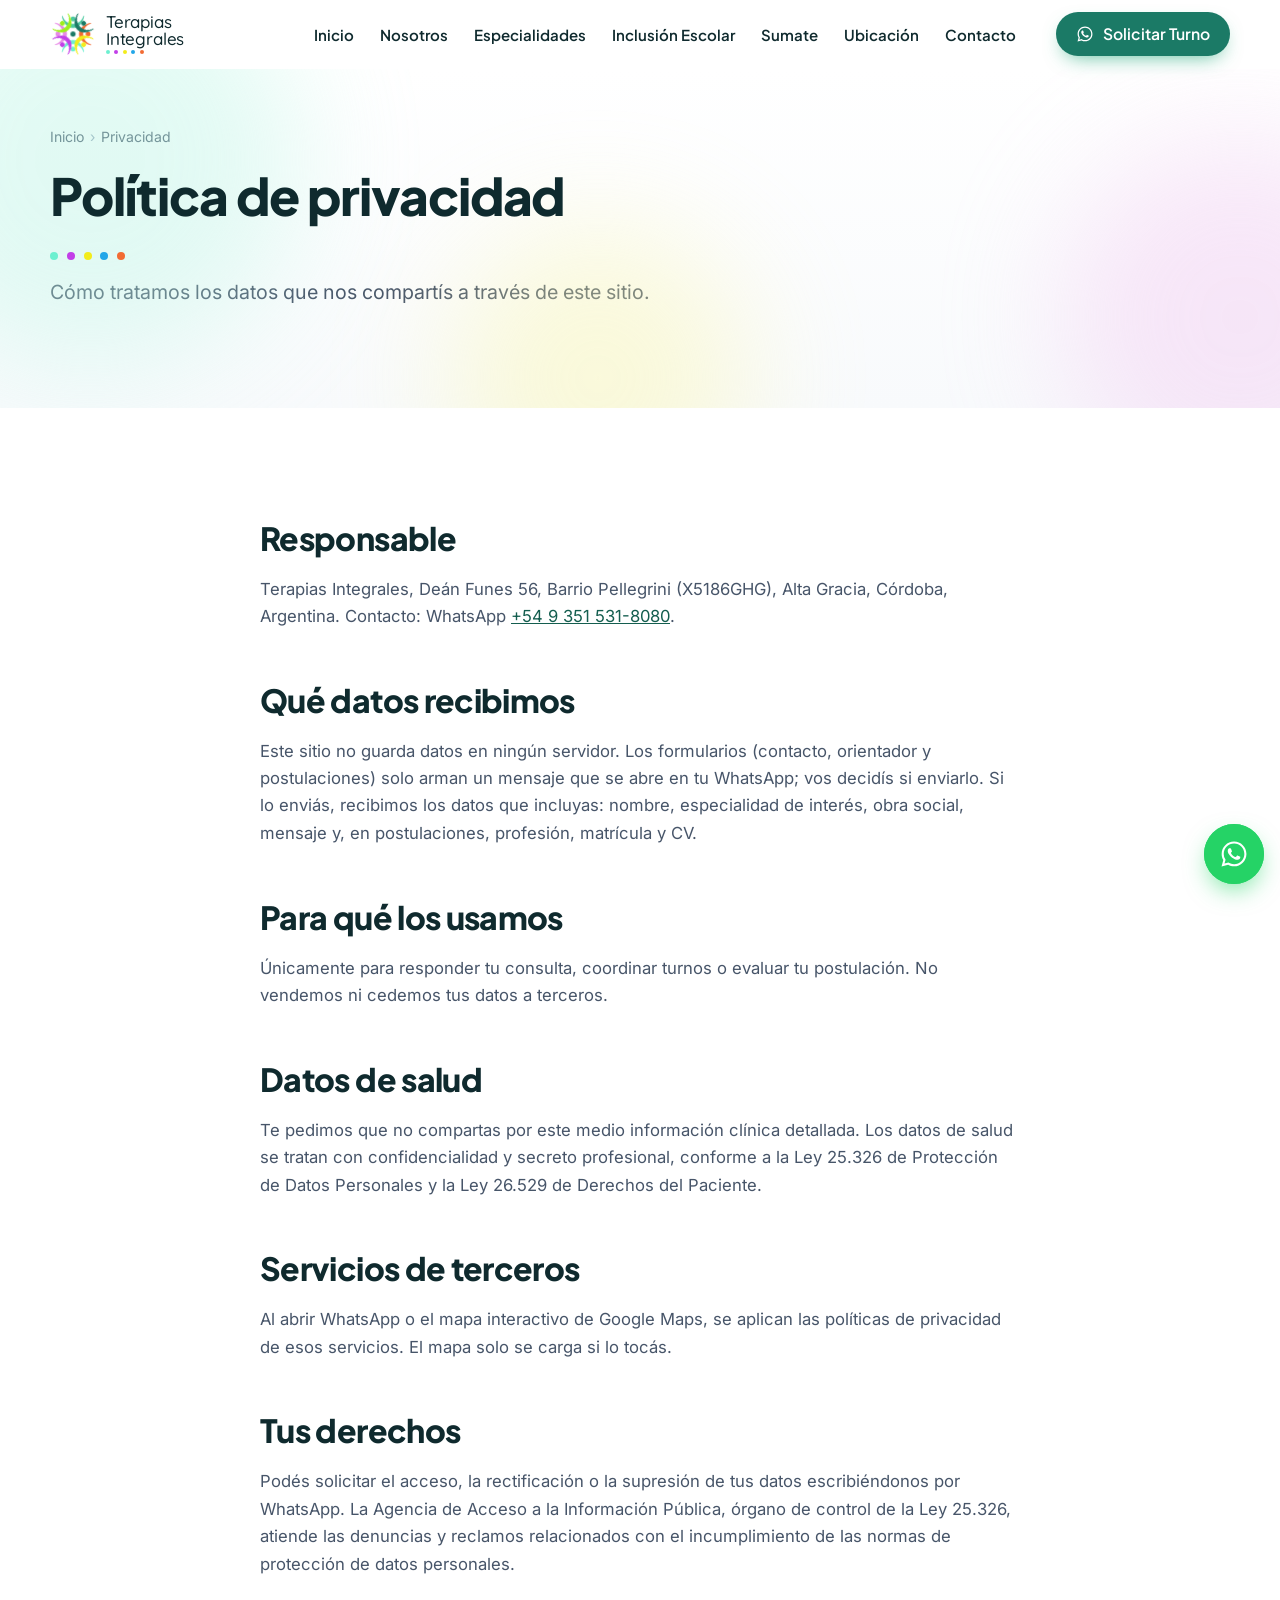
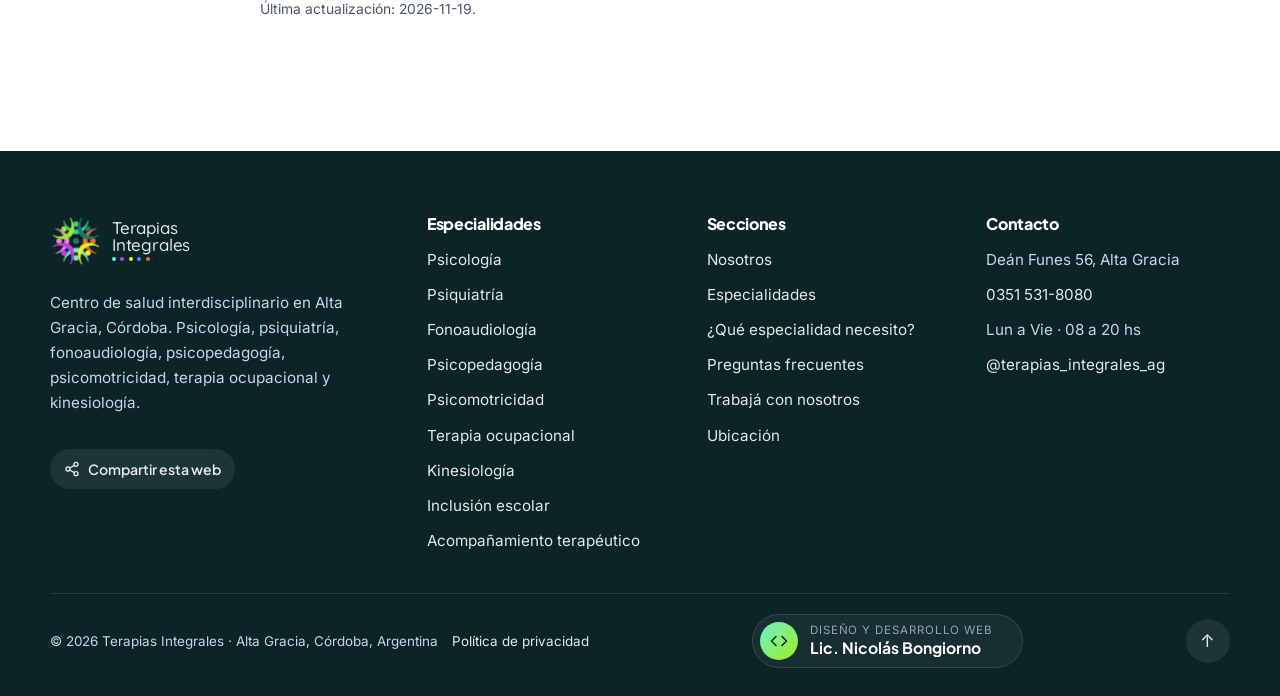
<file: privacidad/index.html>
<!doctype html>
<!-- Diseño y desarrollo web: Lic. Nicolás Bongiorno · WhatsApp +54 9 351 657-5261 · https://wa.me/5493516575261 -->
<!-- Página generada por tools/build.py: editá tools/content.py y volvé a ejecutar el script. -->
<html lang="es-AR">
<head>
  <meta charset="utf-8">
  <meta name="viewport" content="width=device-width, initial-scale=1, viewport-fit=cover">
  <title>Política de privacidad · Terapias Integrales</title>
  <meta name="description" content="Cómo tratamos los datos que nos compartís en el sitio de Terapias Integrales, Alta Gracia.">
  <meta name="robots" content="index, follow, max-image-preview:large">
  <link rel="canonical" href="https://licbongiorno.github.io/terapiasintegrales/privacidad/">
  <meta name="theme-color" content="#1B7A66">
  <meta name="geo.region" content="AR-X">
  <meta name="geo.placename" content="Alta Gracia, Córdoba">
  <meta property="og:type" content="website">
  <meta property="og:locale" content="es_AR">
  <meta property="og:site_name" content="Terapias Integrales">
  <meta property="og:title" content="Política de privacidad · Terapias Integrales">
  <meta property="og:description" content="Cómo tratamos los datos que nos compartís en el sitio de Terapias Integrales, Alta Gracia.">
  <meta property="og:url" content="https://licbongiorno.github.io/terapiasintegrales/privacidad/">
  <meta property="og:image" content="https://licbongiorno.github.io/terapiasintegrales/assets/img/og-image.png">
  <meta name="twitter:card" content="summary_large_image">
  <link rel="icon" href="../assets/img/logo.svg" type="image/svg+xml">
  <link rel="apple-touch-icon" href="../assets/img/apple-touch-icon.png">
  <link rel="manifest" href="../site.webmanifest">
  <link rel="preload" href="../assets/fonts/plusjakartasans-latin.woff2" as="font" type="font/woff2" crossorigin>
  <link rel="preload" href="../assets/fonts/inter-latin.woff2" as="font" type="font/woff2" crossorigin>
  <link rel="stylesheet" href="../assets/css/styles.css">
</head>

<body>
  <a class="skip-link" href="#main">Saltar al contenido</a>
  <div class="scroll-progress" aria-hidden="true"></div>

  <header class="header" id="top">
    <nav class="nav container" aria-label="Navegación principal">
      <a class="brand" href="../" aria-label="Terapias Integrales, ir al inicio">
        <svg class="lm" viewBox="-320 -320 640 640" aria-hidden="true" focusable="false"><g transform="rotate(0)"><g class="lm-f" style="--i:0;color:var(--l-teal)"><use href="#lm-p"/></g></g><g transform="rotate(90)"><g class="lm-f" style="--i:2;color:var(--l-orange)"><use href="#lm-p"/></g></g><g transform="rotate(180)"><g class="lm-f" style="--i:4;color:var(--l-mint)"><use href="#lm-p"/></g></g><g transform="rotate(270)"><g class="lm-f" style="--i:6;color:var(--l-pink)"><use href="#lm-p"/></g></g><g transform="rotate(45)"><g class="lm-f" style="--i:1;color:var(--l-green)"><use href="#lm-p"/></g></g><g transform="rotate(135)"><g class="lm-f" style="--i:3;color:var(--l-yellow)"><use href="#lm-p"/></g></g><g transform="rotate(225)"><g class="lm-f" style="--i:5;color:var(--l-purple)"><use href="#lm-p"/></g></g><g transform="rotate(315)"><g class="lm-f" style="--i:7;color:var(--l-lime)"><use href="#lm-p"/></g></g><circle class="lm-c" r="36"/></svg>
        <span class="brand__text"><span>Terapias</span><span>Integrales</span><span class="ldots" aria-hidden="true"><i></i><i></i><i></i><i></i><i></i></span></span>
      </a>

      <ul class="nav__links" id="nav-menu">
        <li><a href="../">Inicio</a></li>
        <li><a href="../#nosotros">Nosotros</a></li>
        <li><a href="../#especialidades">Especialidades</a></li>
        <li><a href="../#programas">Inclusión Escolar</a></li>
        <li><a href="../#trabaja-con-nosotros">Sumate</a></li>
        <li><a href="../#ubicacion">Ubicación</a></li>
        <li><a href="../#contacto">Contacto</a></li>
        <li class="nav__cta-mobile"><a class="btn btn--primary js-wa" href="https://wa.me/5493515318080?text=Hola%20Terapias%20Integrales%2C%20quisiera%20hacer%20una%20consulta%20por%20un%20turno." target="_blank" rel="noopener">Solicitar Turno</a></li>
      </ul>

      <a class="btn btn--primary nav__cta magnetic" href="https://wa.me/5493515318080?text=Hola%20Terapias%20Integrales%2C%20quisiera%20hacer%20una%20consulta%20por%20un%20turno." target="_blank" rel="noopener">
        <svg aria-hidden="true" width="18" height="18"><use href="#i-wa"/></svg>
        Solicitar Turno
      </a>

      <button class="nav__toggle" aria-controls="nav-menu" aria-expanded="false" aria-label="Abrir menú">
        <span></span><span></span><span></span>
      </button>
    </nav>
  </header>
  <div class="nav__backdrop" aria-hidden="true"></div>

  <main id="main">
    <section class="page-hero" style="--c:var(--green)" aria-labelledby="page-title">
      <div class="hero__bg" aria-hidden="true">
        <span class="blob blob--1"></span>
        <span class="blob blob--2"></span>
        <span class="blob blob--3"></span>
      </div>
      <div class="container">
        <nav class="crumbs" aria-label="Ruta de navegación"><ol><li><a href="../">Inicio</a></li><li aria-current="page">Privacidad</li></ol></nav>
        <h1 id="page-title" class="reveal">Política de privacidad</h1>
        <span class="ldots reveal" aria-hidden="true"><i></i><i></i><i></i><i></i><i></i></span>
        <p class="hero__lead reveal">Cómo tratamos los datos que nos compartís a través de este sitio.</p>
      </div>
    </section>
    <section class="section">
      <div class="container prose">
        <h2>Responsable</h2>
        <p>Terapias Integrales, Deán Funes 56, Barrio Pellegrini (X5186GHG), Alta Gracia, Córdoba, Argentina. Contacto: WhatsApp <a href="https://wa.me/5493515318080">+54 9 351 531-8080</a>.</p>
        <h2>Qué datos recibimos</h2>
        <p>Este sitio no guarda datos en ningún servidor. Los formularios (contacto, orientador y postulaciones) solo arman un mensaje que se abre en tu WhatsApp; vos decidís si enviarlo. Si lo enviás, recibimos los datos que incluyas: nombre, especialidad de interés, obra social, mensaje y, en postulaciones, profesión, matrícula y CV.</p>
        <h2>Para qué los usamos</h2>
        <p>Únicamente para responder tu consulta, coordinar turnos o evaluar tu postulación. No vendemos ni cedemos tus datos a terceros.</p>
        <h2>Datos de salud</h2>
        <p>Te pedimos que no compartas por este medio información clínica detallada. Los datos de salud se tratan con confidencialidad y secreto profesional, conforme a la Ley 25.326 de Protección de Datos Personales y la Ley 26.529 de Derechos del Paciente.</p>
        <h2>Servicios de terceros</h2>
        <p>Al abrir WhatsApp o el mapa interactivo de Google Maps, se aplican las políticas de privacidad de esos servicios. El mapa solo se carga si lo tocás.</p>
        <h2>Tus derechos</h2>
        <p>Podés solicitar el acceso, la rectificación o la supresión de tus datos escribiéndonos por WhatsApp. La Agencia de Acceso a la Información Pública, órgano de control de la Ley 25.326, atiende las denuncias y reclamos relacionados con el incumplimiento de las normas de protección de datos personales.</p>
        <p><small>Última actualización: 2026-11-19.</small></p>
      </div>
    </section>
  </main>

  <!-- ================= FOOTER ================= -->
  <footer class="footer">
    <div class="container footer__grid">
      <div>
        <a class="brand brand--light" href="../" aria-label="Terapias Integrales, ir al inicio">
          <svg class="lm lm--footer" viewBox="-320 -320 640 640" aria-hidden="true" focusable="false"><g transform="rotate(0)"><g class="lm-f" style="--i:0;color:var(--l-teal)"><use href="#lm-p"/></g></g><g transform="rotate(90)"><g class="lm-f" style="--i:2;color:var(--l-orange)"><use href="#lm-p"/></g></g><g transform="rotate(180)"><g class="lm-f" style="--i:4;color:var(--l-mint)"><use href="#lm-p"/></g></g><g transform="rotate(270)"><g class="lm-f" style="--i:6;color:var(--l-pink)"><use href="#lm-p"/></g></g><g transform="rotate(45)"><g class="lm-f" style="--i:1;color:var(--l-green)"><use href="#lm-p"/></g></g><g transform="rotate(135)"><g class="lm-f" style="--i:3;color:var(--l-yellow)"><use href="#lm-p"/></g></g><g transform="rotate(225)"><g class="lm-f" style="--i:5;color:var(--l-purple)"><use href="#lm-p"/></g></g><g transform="rotate(315)"><g class="lm-f" style="--i:7;color:var(--l-lime)"><use href="#lm-p"/></g></g><circle class="lm-c" r="36"/></svg>
          <span class="brand__text"><span>Terapias</span><span>Integrales</span><span class="ldots" aria-hidden="true"><i></i><i></i><i></i><i></i><i></i></span></span>
        </a>
        <p class="footer__about">Centro de salud interdisciplinario en Alta Gracia, Córdoba. Psicología, psiquiatría, fonoaudiología, psicopedagogía, psicomotricidad, terapia ocupacional y kinesiología.</p>
        <button type="button" class="share-btn footer__share js-share">
          <svg aria-hidden="true" width="16" height="16" viewBox="0 0 24 24" fill="none" stroke="currentColor" stroke-width="2" stroke-linecap="round" stroke-linejoin="round"><circle cx="18" cy="5" r="3"/><circle cx="6" cy="12" r="3"/><circle cx="18" cy="19" r="3"/><path d="m8.6 13.5 6.8 4M15.4 6.5l-6.8 4"/></svg>
          Compartir esta web
        </button>
      </div>
      <nav aria-label="Especialidades">
        <h2 class="footer__title">Especialidades</h2>
        <ul>
          <li><a href="../psicologia-alta-gracia/">Psicología</a></li>
          <li><a href="../psiquiatria-alta-gracia/">Psiquiatría</a></li>
          <li><a href="../fonoaudiologia-alta-gracia/">Fonoaudiología</a></li>
          <li><a href="../psicopedagogia-alta-gracia/">Psicopedagogía</a></li>
          <li><a href="../psicomotricidad-alta-gracia/">Psicomotricidad</a></li>
          <li><a href="../terapia-ocupacional-alta-gracia/">Terapia ocupacional</a></li>
          <li><a href="../kinesiologia-alta-gracia/">Kinesiología</a></li>
          <li><a href="../inclusion-escolar-alta-gracia/">Inclusión escolar</a></li>
          <li><a href="../acompanamiento-terapeutico-alta-gracia/">Acompañamiento terapéutico</a></li>
        </ul>
      </nav>
      <nav aria-label="Enlaces del pie">
        <h2 class="footer__title">Secciones</h2>
        <ul>
          <li><a href="../#nosotros">Nosotros</a></li>
          <li><a href="../#especialidades">Especialidades</a></li>
          <li><a href="../#orientador-seccion">¿Qué especialidad necesito?</a></li>
          <li><a href="../#faq">Preguntas frecuentes</a></li>
          <li><a href="../#trabaja-con-nosotros">Trabajá con nosotros</a></li>
          <li><a href="../#ubicacion">Ubicación</a></li>
        </ul>
      </nav>
      <div>
        <h2 class="footer__title">Contacto</h2>
        <ul>
          <li>Deán Funes 56, Alta Gracia</li>
          <li><a href="tel:+5493515318080">0351 531-8080</a></li>
          <li>Lun a Vie · 08 a 20 hs</li>
          <li><a href="https://www.instagram.com/terapias_integrales_ag/" target="_blank" rel="noopener">@terapias_integrales_ag</a></li>
        </ul>
      </div>
    </div>
    <div class="container footer__bottom">
      <div class="footer__legal">
        <p>© <span id="year">2026</span> Terapias Integrales · Alta Gracia, Córdoba, Argentina</p>
        <a href="../privacidad/">Política de privacidad</a>
      </div>

      <!-- Crédito de diseño -->
      <a class="credit" href="https://wa.me/5493516575261?text=Hola%20Nicol%C3%A1s%2C%20vi%20la%20web%20de%20Terapias%20Integrales%20y%20me%20gustar%C3%ADa%20una%20p%C3%A1gina%20web%20para%20mi%20proyecto." target="_blank" rel="noopener" aria-label="Diseño y desarrollo web por Lic. Nicolás Bongiorno. ¿Querés una web así? Escribile por WhatsApp al 351 657-5261">
        <span class="credit__badge" aria-hidden="true">
          <svg width="18" height="18" viewBox="0 0 24 24" fill="none" stroke="currentColor" stroke-width="2" stroke-linecap="round" stroke-linejoin="round"><path d="m16 18 6-6-6-6M8 6l-6 6 6 6"/></svg>
        </span>
        <span class="credit__text">
          <span class="credit__small">Diseño y desarrollo web</span>
          <span class="credit__name">Lic. Nicolás Bongiorno</span>
        </span>
        <span class="credit__cta" aria-hidden="true">
          <svg width="16" height="16"><use href="#i-wa"/></svg>
          <span>¿Querés una web así? <strong>351 657-5261</strong></span>
        </span>
      </a>

      <a href="#top" class="to-top" aria-label="Volver arriba">↑</a>
    </div>
  </footer>

  <!-- ================= WHATSAPP FLOTANTE ================= -->
  <a class="wa-float" href="https://wa.me/5493515318080?text=Hola%20Terapias%20Integrales%2C%20quisiera%20hacer%20una%20consulta%20por%20un%20turno." target="_blank" rel="noopener" aria-label="Escribinos por WhatsApp">
    <span class="wa-float__tip">¿Te ayudamos? <strong>Escribinos</strong></span>
    <span class="wa-float__btn"><svg aria-hidden="true" width="30" height="30"><use href="#i-wa"/></svg></span>
  </a>

  <div class="toast" role="status" aria-live="polite"></div>

  <!-- ================= SPRITE DE ÍCONOS ================= -->
  <svg width="0" height="0" style="position:absolute" aria-hidden="true">
    <defs>
      <g id="lm-p"><circle cx="0" cy="-208" r="34" fill="currentColor"/><path d="M-150 -250 C-120 -34 120 -34 150 -250 C100 -100 -100 -100 -150 -250Z" fill="currentColor" stroke="currentColor" stroke-width="8" stroke-linejoin="round"/></g>
      <symbol id="i-wa" viewBox="0 0 24 24"><path fill="currentColor" d="M12.04 2C6.58 2 2.13 6.45 2.13 11.91c0 1.75.46 3.45 1.32 4.95L2.05 22l5.25-1.38c1.45.79 3.08 1.21 4.74 1.21 5.46 0 9.91-4.45 9.91-9.91C21.95 6.45 17.5 2 12.04 2Zm0 18.15c-1.48 0-2.93-.4-4.2-1.15l-.3-.18-3.12.82.83-3.04-.2-.31a8.2 8.2 0 0 1-1.26-4.38c0-4.54 3.7-8.24 8.25-8.24 4.54 0 8.24 3.7 8.24 8.24 0 4.55-3.7 8.24-8.24 8.24Zm4.52-6.16c-.25-.12-1.47-.72-1.69-.81-.23-.08-.39-.12-.56.13-.16.25-.64.81-.78.97-.15.17-.29.19-.54.06-.25-.12-1.05-.39-1.99-1.23-.74-.66-1.23-1.47-1.38-1.72-.14-.25-.01-.38.11-.51.11-.11.25-.29.37-.43.13-.15.17-.25.25-.42.08-.17.04-.31-.02-.43-.06-.13-.56-1.35-.77-1.84-.2-.48-.41-.42-.56-.43h-.48c-.17 0-.43.06-.66.31-.22.25-.86.85-.86 2.07s.89 2.4 1.01 2.56c.12.17 1.75 2.67 4.23 3.74.59.26 1.05.41 1.41.52.59.19 1.13.16 1.56.1.48-.07 1.47-.6 1.67-1.18.21-.58.21-1.07.14-1.18-.06-.1-.22-.16-.47-.28Z"/></symbol>
      <symbol id="i-arrow" viewBox="0 0 24 24"><path fill="none" stroke="currentColor" stroke-width="2" stroke-linecap="round" stroke-linejoin="round" d="M5 12h14M13 6l6 6-6 6"/></symbol>
      <symbol id="i-psico" viewBox="0 0 24 24"><g fill="none" stroke="currentColor" stroke-width="1.8" stroke-linecap="round" stroke-linejoin="round"><path d="M12 21s-7-4.35-7-10a4.5 4.5 0 0 1 7-3.74A4.5 4.5 0 0 1 19 11c0 5.65-7 10-7 10Z"/><path d="M9 11.5c1 1.3 2 1.8 3 1.8s2-.5 3-1.8"/></g></symbol>
      <symbol id="i-fono" viewBox="0 0 24 24"><g fill="none" stroke="currentColor" stroke-width="1.8" stroke-linecap="round" stroke-linejoin="round"><path d="M4 12h2M8 8v8M12 5v14M16 8v8M20 11v2"/></g></symbol>
      <symbol id="i-psp" viewBox="0 0 24 24"><g fill="none" stroke="currentColor" stroke-width="1.8" stroke-linecap="round" stroke-linejoin="round"><path d="M9 18h6M10 21h4"/><path d="M12 3a6 6 0 0 0-3.6 10.8c.6.45 1 1.2 1 2V16h5.2v-.2c0-.8.4-1.55 1-2A6 6 0 0 0 12 3Z"/></g></symbol>
      <symbol id="i-motor" viewBox="0 0 24 24"><g fill="none" stroke="currentColor" stroke-width="1.8" stroke-linecap="round" stroke-linejoin="round"><circle cx="13" cy="4.5" r="1.8"/><path d="M7 21l3-6 3 2 1 4M9 11l3-3 3 3 3 1M10 15l2-7"/></g></symbol>
      <symbol id="i-kine" viewBox="0 0 24 24"><g fill="none" stroke="currentColor" stroke-width="1.8" stroke-linecap="round" stroke-linejoin="round"><path d="M12 3v18M9 6c0 1.5 6 1.5 6 0M9 10c0 1.5 6 1.5 6 0M9 14c0 1.5 6 1.5 6 0M9 18c0 1.5 6 1.5 6 0"/></g></symbol>
      <symbol id="i-psiq" viewBox="0 0 24 24"><g fill="none" stroke="currentColor" stroke-width="1.8" stroke-linecap="round" stroke-linejoin="round"><path d="M9.5 3.5A2.5 2.5 0 0 0 7 6a3 3 0 0 0-2.5 4.4A3 3 0 0 0 5.5 15 3 3 0 0 0 9 18.4a2.5 2.5 0 0 0 3 1.1V5.2a2.5 2.5 0 0 0-2.5-1.7Z"/><path d="M14.5 3.5A2.5 2.5 0 0 1 17 6a3 3 0 0 1 2.5 4.4A3 3 0 0 1 18.5 15a3 3 0 0 1-3.5 3.4 2.5 2.5 0 0 1-3 1.1"/><path d="M12 9h2.5M9.5 12H12M12 15h2"/></g></symbol>
      <symbol id="i-to" viewBox="0 0 24 24"><g fill="none" stroke="currentColor" stroke-width="1.8" stroke-linecap="round" stroke-linejoin="round"><path d="M8 13V5.5a1.5 1.5 0 0 1 3 0V11"/><path d="M11 10.5V4a1.5 1.5 0 0 1 3 0v7"/><path d="M14 10.5V5.5a1.5 1.5 0 0 1 3 0V14a6 6 0 0 1-6 6h-.7a6 6 0 0 1-4.9-2.6L3.2 14a1.5 1.5 0 0 1 2.5-1.6L8 15"/></g></symbol>
      <symbol id="i-school" viewBox="0 0 24 24"><g fill="none" stroke="currentColor" stroke-width="1.8" stroke-linecap="round" stroke-linejoin="round"><path d="M2 9l10-5 10 5-10 5L2 9Z"/><path d="M6 11v5c0 1.5 3 3 6 3s6-1.5 6-3v-5M22 9v6"/></g></symbol>
      <symbol id="i-hands" viewBox="0 0 24 24"><g fill="none" stroke="currentColor" stroke-width="1.8" stroke-linecap="round" stroke-linejoin="round"><circle cx="8" cy="6" r="2.5"/><circle cx="16" cy="6" r="2.5"/><path d="M3 20v-3a5 5 0 0 1 5-5h1l3 3 3-3h1a5 5 0 0 1 5 5v3"/></g></symbol>
      <symbol id="i-shield" viewBox="0 0 24 24"><g fill="none" stroke="currentColor" stroke-width="1.8" stroke-linecap="round" stroke-linejoin="round"><path d="M12 3l8 3v6c0 5-3.5 8-8 9-4.5-1-8-4-8-9V6l8-3Z"/><path d="M9 12l2 2 4-4"/></g></symbol>
      <symbol id="i-pin" viewBox="0 0 24 24"><g fill="none" stroke="currentColor" stroke-width="1.8" stroke-linecap="round" stroke-linejoin="round"><path d="M12 21s-7-6.2-7-12a7 7 0 0 1 14 0c0 5.8-7 12-7 12Z"/><circle cx="12" cy="9" r="2.5"/></g></symbol>
      <symbol id="i-clock" viewBox="0 0 24 24"><g fill="none" stroke="currentColor" stroke-width="1.8" stroke-linecap="round"><circle cx="12" cy="12" r="9"/><path d="M12 7v5l3 2"/></g></symbol>
      <symbol id="i-phone" viewBox="0 0 24 24"><path fill="none" stroke="currentColor" stroke-width="1.8" stroke-linejoin="round" d="M5 3h3l2 5-2.5 1.5a11 11 0 0 0 7 7L16 14l5 2v3a2 2 0 0 1-2 2A16 16 0 0 1 3 5a2 2 0 0 1 2-2Z"/></symbol>
      <symbol id="i-ig" viewBox="0 0 24 24"><g fill="none" stroke="currentColor" stroke-width="1.8"><rect x="3" y="3" width="18" height="18" rx="5"/><circle cx="12" cy="12" r="4"/><circle cx="17.5" cy="6.5" r="1" fill="currentColor"/></g></symbol>
    </defs>
  </svg>

  <script src="../assets/js/main.js" defer></script>
</body>
</html>
</file>
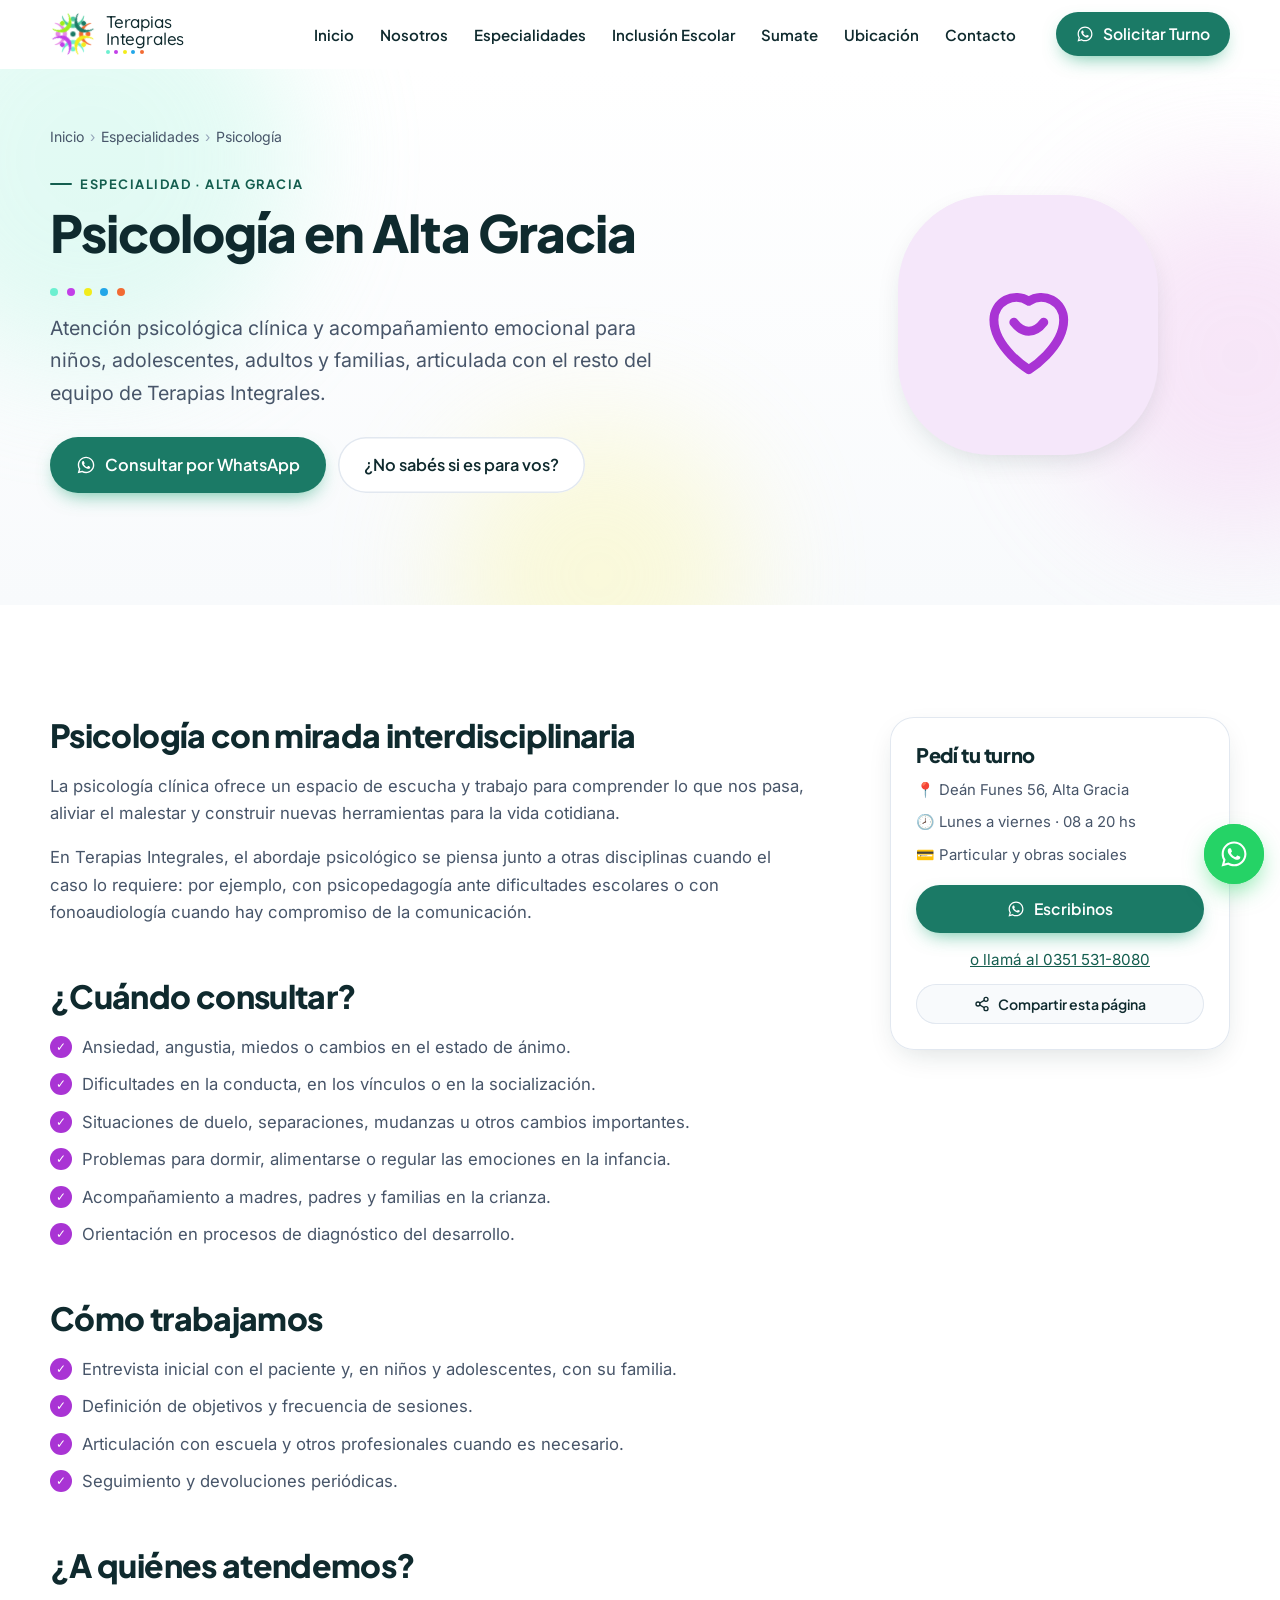
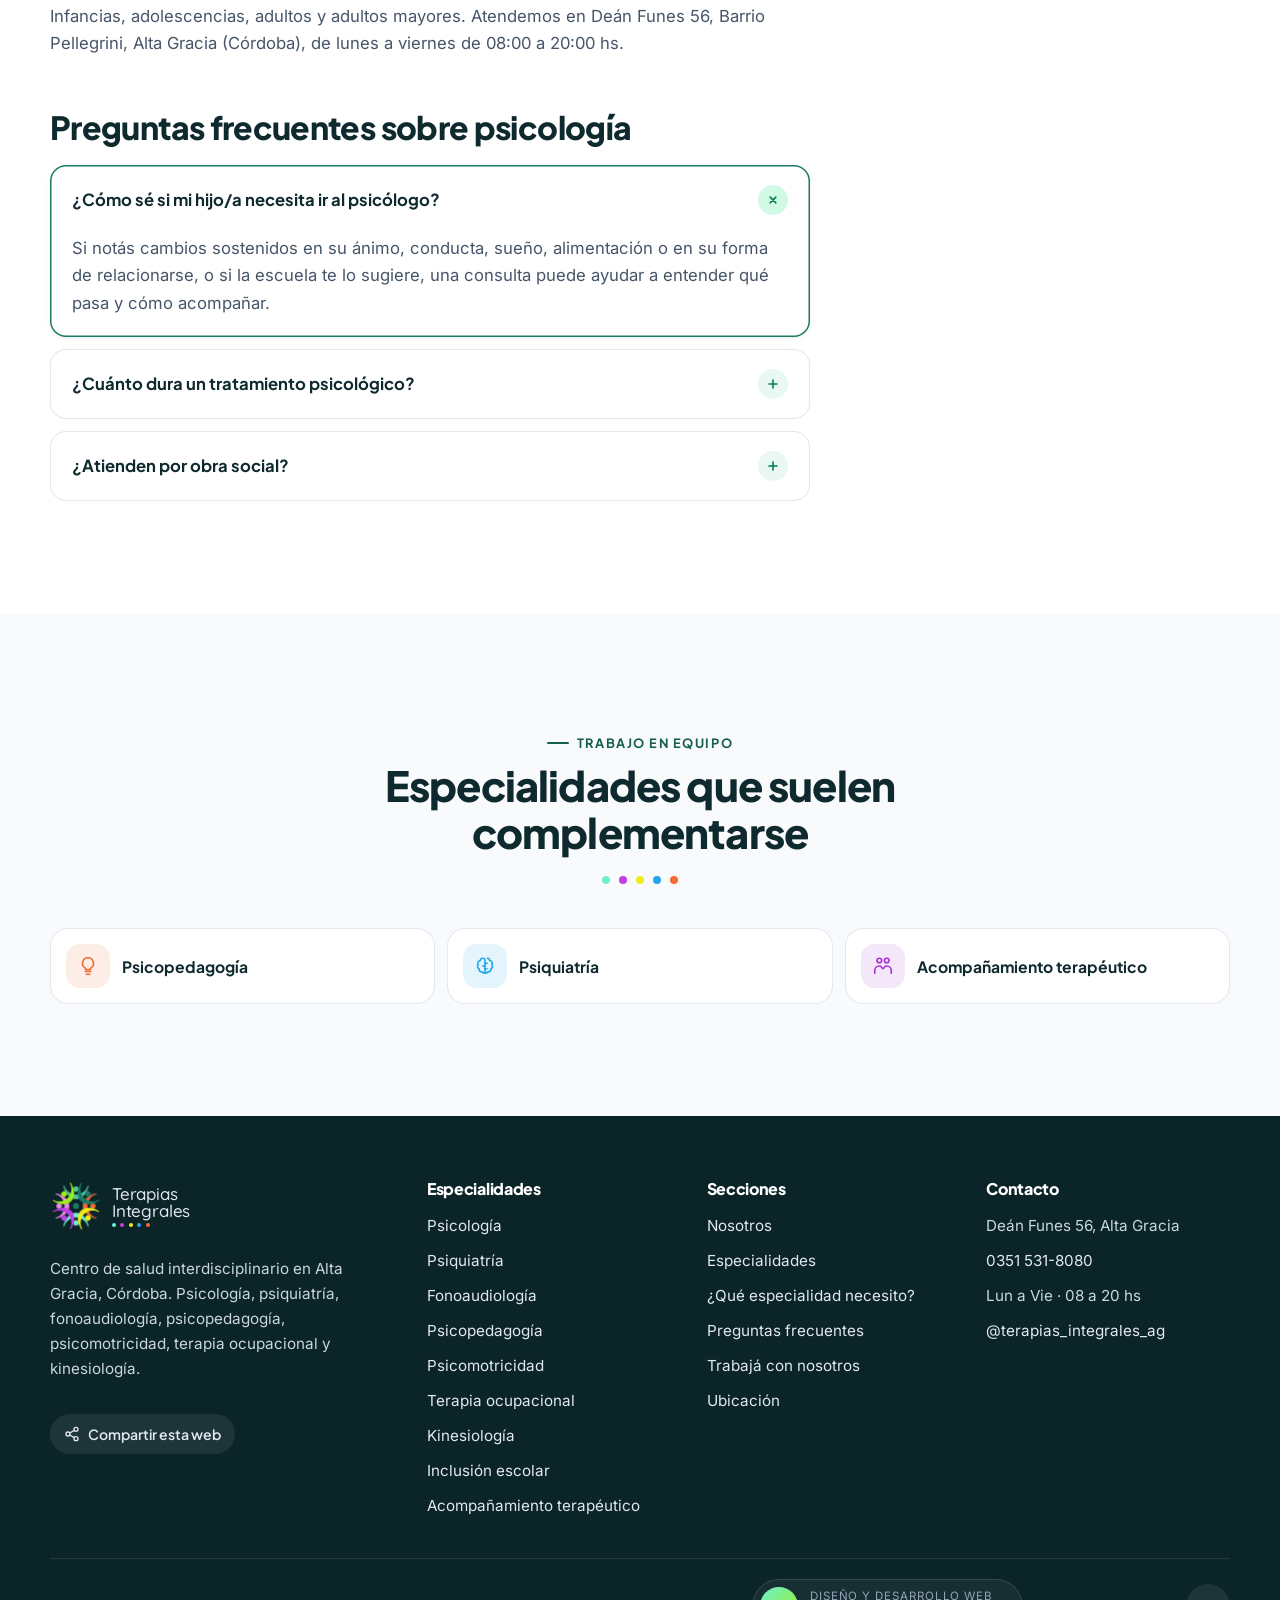
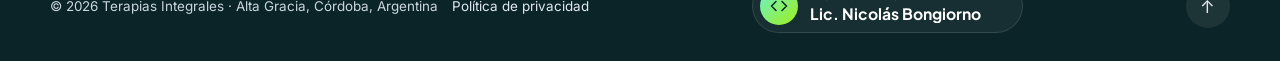
<file: psicologia-alta-gracia/index.html>
<!doctype html>
<!-- Diseño y desarrollo web: Lic. Nicolás Bongiorno · WhatsApp +54 9 351 657-5261 · https://wa.me/5493516575261 -->
<!-- Página generada por tools/build.py: editá tools/content.py y volvé a ejecutar el script. -->
<html lang="es-AR">
<head>
  <meta charset="utf-8">
  <meta name="viewport" content="width=device-width, initial-scale=1, viewport-fit=cover">
  <title>Psicólogos en Alta Gracia | Psicología infantil y adultos · Terapias Integrales</title>
  <meta name="description" content="Psicología en Alta Gracia para niños, adolescentes y adultos. Acompañamiento emocional con mirada interdisciplinaria. Turnos por WhatsApp.">
  <meta name="robots" content="index, follow, max-image-preview:large">
  <link rel="canonical" href="https://licbongiorno.github.io/terapiasintegrales/psicologia-alta-gracia/">
  <meta name="theme-color" content="#1B7A66">
  <meta name="geo.region" content="AR-X">
  <meta name="geo.placename" content="Alta Gracia, Córdoba">
  <meta property="og:type" content="website">
  <meta property="og:locale" content="es_AR">
  <meta property="og:site_name" content="Terapias Integrales">
  <meta property="og:title" content="Psicólogos en Alta Gracia | Psicología infantil y adultos · Terapias Integrales">
  <meta property="og:description" content="Psicología en Alta Gracia para niños, adolescentes y adultos. Acompañamiento emocional con mirada interdisciplinaria. Turnos por WhatsApp.">
  <meta property="og:url" content="https://licbongiorno.github.io/terapiasintegrales/psicologia-alta-gracia/">
  <meta property="og:image" content="https://licbongiorno.github.io/terapiasintegrales/assets/img/og-image.png">
  <meta name="twitter:card" content="summary_large_image">
  <link rel="icon" href="../assets/img/logo.svg" type="image/svg+xml">
  <link rel="apple-touch-icon" href="../assets/img/apple-touch-icon.png">
  <link rel="manifest" href="../site.webmanifest">
  <link rel="preload" href="../assets/fonts/plusjakartasans-latin.woff2" as="font" type="font/woff2" crossorigin>
  <link rel="preload" href="../assets/fonts/inter-latin.woff2" as="font" type="font/woff2" crossorigin>
  <link rel="stylesheet" href="../assets/css/styles.css">
  <script type="application/ld+json">
{
  "@context": "https://schema.org",
  "@graph": [
    {
      "@type": "MedicalWebPage",
      "@id": "https://licbongiorno.github.io/terapiasintegrales/psicologia-alta-gracia/#pagina",
      "url": "https://licbongiorno.github.io/terapiasintegrales/psicologia-alta-gracia/",
      "name": "Psicólogos en Alta Gracia | Psicología infantil y adultos · Terapias Integrales",
      "description": "Psicología en Alta Gracia para niños, adolescentes y adultos. Acompañamiento emocional con mirada interdisciplinaria. Turnos por WhatsApp.",
      "inLanguage": "es-AR",
      "isPartOf": {
        "@id": "https://licbongiorno.github.io/terapiasintegrales/#web"
      },
      "about": {
        "@id": "https://licbongiorno.github.io/terapiasintegrales/psicologia-alta-gracia/#servicio"
      },
      "lastReviewed": "2026-11-19",
      "breadcrumb": {
        "@id": "https://licbongiorno.github.io/terapiasintegrales/psicologia-alta-gracia/#ruta"
      }
    },
    {
      "@type": "MedicalTherapy",
      "@id": "https://licbongiorno.github.io/terapiasintegrales/psicologia-alta-gracia/#servicio",
      "name": "Psicología en Alta Gracia",
      "description": "Atención psicológica clínica y acompañamiento emocional para niños, adolescentes, adultos y familias, articulada con el resto del equipo de Terapias Integrales."
    },
    {
      "@type": [
        "MedicalClinic",
        "LocalBusiness"
      ],
      "@id": "https://licbongiorno.github.io/terapiasintegrales/#clinica",
      "name": "Terapias Integrales",
      "url": "https://licbongiorno.github.io/terapiasintegrales/",
      "telephone": "+54 9 351 531-8080",
      "address": {
        "@type": "PostalAddress",
        "streetAddress": "Deán Funes 56, Barrio Pellegrini",
        "addressLocality": "Alta Gracia",
        "addressRegion": "Córdoba",
        "postalCode": "X5186GHG",
        "addressCountry": "AR"
      },
      "availableService": {
        "@id": "https://licbongiorno.github.io/terapiasintegrales/psicologia-alta-gracia/#servicio"
      }
    },
    {
      "@type": "BreadcrumbList",
      "@id": "https://licbongiorno.github.io/terapiasintegrales/psicologia-alta-gracia/#ruta",
      "itemListElement": [
        {
          "@type": "ListItem",
          "position": 1,
          "name": "Inicio",
          "item": "https://licbongiorno.github.io/terapiasintegrales/"
        },
        {
          "@type": "ListItem",
          "position": 2,
          "name": "Especialidades",
          "item": "https://licbongiorno.github.io/terapiasintegrales/#especialidades"
        },
        {
          "@type": "ListItem",
          "position": 3,
          "name": "Psicología",
          "item": "https://licbongiorno.github.io/terapiasintegrales/psicologia-alta-gracia/"
        }
      ]
    },
    {
      "@type": "FAQPage",
      "mainEntity": [
        {
          "@type": "Question",
          "name": "¿Cómo sé si mi hijo/a necesita ir al psicólogo?",
          "acceptedAnswer": {
            "@type": "Answer",
            "text": "Si notás cambios sostenidos en su ánimo, conducta, sueño, alimentación o en su forma de relacionarse, o si la escuela te lo sugiere, una consulta puede ayudar a entender qué pasa y cómo acompañar."
          }
        },
        {
          "@type": "Question",
          "name": "¿Cuánto dura un tratamiento psicológico?",
          "acceptedAnswer": {
            "@type": "Answer",
            "text": "Depende de cada persona y del motivo de consulta. En las primeras entrevistas se definen objetivos y se revisa el proceso de forma periódica."
          }
        },
        {
          "@type": "Question",
          "name": "¿Atienden por obra social?",
          "acceptedAnswer": {
            "@type": "Answer",
            "text": "Atendemos de forma particular y por obras sociales. Consultá la cobertura vigente de la tuya por WhatsApp."
          }
        }
      ]
    }
  ]
}
  </script>
</head>

<body>
  <a class="skip-link" href="#main">Saltar al contenido</a>
  <div class="scroll-progress" aria-hidden="true"></div>

  <header class="header" id="top">
    <nav class="nav container" aria-label="Navegación principal">
      <a class="brand" href="../" aria-label="Terapias Integrales, ir al inicio">
        <svg class="lm" viewBox="-320 -320 640 640" aria-hidden="true" focusable="false"><g transform="rotate(0)"><g class="lm-f" style="--i:0;color:var(--l-teal)"><use href="#lm-p"/></g></g><g transform="rotate(90)"><g class="lm-f" style="--i:2;color:var(--l-orange)"><use href="#lm-p"/></g></g><g transform="rotate(180)"><g class="lm-f" style="--i:4;color:var(--l-mint)"><use href="#lm-p"/></g></g><g transform="rotate(270)"><g class="lm-f" style="--i:6;color:var(--l-pink)"><use href="#lm-p"/></g></g><g transform="rotate(45)"><g class="lm-f" style="--i:1;color:var(--l-green)"><use href="#lm-p"/></g></g><g transform="rotate(135)"><g class="lm-f" style="--i:3;color:var(--l-yellow)"><use href="#lm-p"/></g></g><g transform="rotate(225)"><g class="lm-f" style="--i:5;color:var(--l-purple)"><use href="#lm-p"/></g></g><g transform="rotate(315)"><g class="lm-f" style="--i:7;color:var(--l-lime)"><use href="#lm-p"/></g></g><circle class="lm-c" r="36"/></svg>
        <span class="brand__text"><span>Terapias</span><span>Integrales</span><span class="ldots" aria-hidden="true"><i></i><i></i><i></i><i></i><i></i></span></span>
      </a>

      <ul class="nav__links" id="nav-menu">
        <li><a href="../">Inicio</a></li>
        <li><a href="../#nosotros">Nosotros</a></li>
        <li><a href="../#especialidades">Especialidades</a></li>
        <li><a href="../#programas">Inclusión Escolar</a></li>
        <li><a href="../#trabaja-con-nosotros">Sumate</a></li>
        <li><a href="../#ubicacion">Ubicación</a></li>
        <li><a href="../#contacto">Contacto</a></li>
        <li class="nav__cta-mobile"><a class="btn btn--primary js-wa" href="https://wa.me/5493515318080?text=Hola%20Terapias%20Integrales%2C%20quisiera%20hacer%20una%20consulta%20por%20un%20turno." target="_blank" rel="noopener">Solicitar Turno</a></li>
      </ul>

      <a class="btn btn--primary nav__cta magnetic" href="https://wa.me/5493515318080?text=Hola%20Terapias%20Integrales%2C%20quisiera%20hacer%20una%20consulta%20por%20un%20turno." target="_blank" rel="noopener">
        <svg aria-hidden="true" width="18" height="18"><use href="#i-wa"/></svg>
        Solicitar Turno
      </a>

      <button class="nav__toggle" aria-controls="nav-menu" aria-expanded="false" aria-label="Abrir menú">
        <span></span><span></span><span></span>
      </button>
    </nav>
  </header>
  <div class="nav__backdrop" aria-hidden="true"></div>

  <main id="main">
    <section class="page-hero" style="--c:var(--purple)" aria-labelledby="page-title">
      <div class="hero__bg" aria-hidden="true">
        <span class="blob blob--1"></span>
        <span class="blob blob--2"></span>
        <span class="blob blob--3"></span>
      </div>
      <div class="container page-hero__grid">
        <div>
          <nav class="crumbs" aria-label="Ruta de navegación">
            <ol>
              <li><a href="../">Inicio</a></li>
              <li><a href="../#especialidades">Especialidades</a></li>
              <li aria-current="page">Psicología</li>
            </ol>
          </nav>
          <p class="eyebrow reveal">Especialidad · Alta Gracia</p>
          <h1 id="page-title" class="reveal">Psicología en Alta Gracia</h1>
          <span class="ldots reveal" aria-hidden="true"><i></i><i></i><i></i><i></i><i></i></span>
          <p class="hero__lead reveal">Atención psicológica clínica y acompañamiento emocional para niños, adolescentes, adultos y familias, articulada con el resto del equipo de Terapias Integrales.</p>
          <div class="hero__actions reveal">
            <a class="btn btn--primary btn--lg magnetic" href="https://wa.me/5493515318080?text=Hola%20Terapias%20Integrales%2C%20quisiera%20consultar%20por%20psicolog%C3%ADa." target="_blank" rel="noopener">
              <svg aria-hidden="true" width="20" height="20"><use href="#i-wa"/></svg>
              Consultar por WhatsApp
            </a>
            <a class="btn btn--ghost btn--lg" href="../#orientador-seccion">¿No sabés si es para vos?</a>
          </div>
        </div>
        <div class="page-hero__icon reveal" aria-hidden="true"><svg><use href="#i-psico"/></svg></div>
      </div>
    </section>

    <section class="section">
      <div class="container page-layout">
        <article class="prose" style="--c:var(--purple)">
          <h2 class="reveal">Psicología con mirada interdisciplinaria</h2>
          <p class="reveal">La psicología clínica ofrece un espacio de escucha y trabajo para comprender lo que nos pasa, aliviar el malestar y construir nuevas herramientas para la vida cotidiana.</p>
          <p class="reveal">En Terapias Integrales, el abordaje psicológico se piensa junto a otras disciplinas cuando el caso lo requiere: por ejemplo, con psicopedagogía ante dificultades escolares o con fonoaudiología cuando hay compromiso de la comunicación.</p>

          <h2 class="reveal">¿Cuándo consultar?</h2>
          <ul class="checks-ink reveal">
              <li>Ansiedad, angustia, miedos o cambios en el estado de ánimo.</li>
              <li>Dificultades en la conducta, en los vínculos o en la socialización.</li>
              <li>Situaciones de duelo, separaciones, mudanzas u otros cambios importantes.</li>
              <li>Problemas para dormir, alimentarse o regular las emociones en la infancia.</li>
              <li>Acompañamiento a madres, padres y familias en la crianza.</li>
              <li>Orientación en procesos de diagnóstico del desarrollo.</li>
          </ul>

          <h2 class="reveal">Cómo trabajamos</h2>
          <ul class="checks-ink reveal">
              <li>Entrevista inicial con el paciente y, en niños y adolescentes, con su familia.</li>
              <li>Definición de objetivos y frecuencia de sesiones.</li>
              <li>Articulación con escuela y otros profesionales cuando es necesario.</li>
              <li>Seguimiento y devoluciones periódicas.</li>
          </ul>

          <h2 class="reveal">¿A quiénes atendemos?</h2>
          <p class="reveal">Infancias, adolescencias, adultos y adultos mayores. Atendemos en Deán Funes 56, Barrio Pellegrini, Alta Gracia (Córdoba), de lunes a viernes de 08:00 a 20:00 hs.</p>

          <h2 class="reveal">Preguntas frecuentes sobre psicología</h2>
          <div class="accordion">
            <details class="acc reveal" name="faq" open>
              <summary>¿Cómo sé si mi hijo/a necesita ir al psicólogo?</summary>
              <div class="acc__body"><p>Si notás cambios sostenidos en su ánimo, conducta, sueño, alimentación o en su forma de relacionarse, o si la escuela te lo sugiere, una consulta puede ayudar a entender qué pasa y cómo acompañar.</p></div>
            </details>
            <details class="acc reveal" name="faq">
              <summary>¿Cuánto dura un tratamiento psicológico?</summary>
              <div class="acc__body"><p>Depende de cada persona y del motivo de consulta. En las primeras entrevistas se definen objetivos y se revisa el proceso de forma periódica.</p></div>
            </details>
            <details class="acc reveal" name="faq">
              <summary>¿Atienden por obra social?</summary>
              <div class="acc__body"><p>Atendemos de forma particular y por obras sociales. Consultá la cobertura vigente de la tuya por WhatsApp.</p></div>
            </details>
          </div>
        </article>

        <aside class="page-aside">
          <div class="aside-card reveal">
            <h2>Pedí tu turno</h2>
            <ul>
              <li>📍 Deán Funes 56, Alta Gracia</li>
              <li>🕗 Lunes a viernes · 08 a 20 hs</li>
              <li>💳 Particular y obras sociales</li>
            </ul>
            <a class="btn btn--primary magnetic" href="https://wa.me/5493515318080?text=Hola%20Terapias%20Integrales%2C%20quisiera%20consultar%20por%20psicolog%C3%ADa." target="_blank" rel="noopener">
              <svg aria-hidden="true" width="18" height="18"><use href="#i-wa"/></svg> Escribinos
            </a>
            <p style="margin:14px 0 0;text-align:center"><a href="tel:+5493515318080">o llamá al 0351 531-8080</a></p>
            <button type="button" class="share-btn share-btn--light js-share">
              <svg aria-hidden="true" width="16" height="16" viewBox="0 0 24 24" fill="none" stroke="currentColor" stroke-width="2" stroke-linecap="round" stroke-linejoin="round"><circle cx="18" cy="5" r="3"/><circle cx="6" cy="12" r="3"/><circle cx="18" cy="19" r="3"/><path d="m8.6 13.5 6.8 4M15.4 6.5l-6.8 4"/></svg>
              Compartir esta página
            </button>
          </div>
        </aside>
      </div>
    </section>

    <section class="section section--soft" aria-labelledby="rel-title">
      <div class="container">
        <header class="section__head">
          <p class="eyebrow reveal">Trabajo en equipo</p>
          <h2 id="rel-title" class="reveal">Especialidades que suelen complementarse</h2>
          <span class="ldots reveal" aria-hidden="true"><i></i><i></i><i></i><i></i><i></i></span>
        </header>
        <ul class="related reveal">
            <li><a href="../psicopedagogia-alta-gracia/" style="--c:var(--coral)"><span class="card__icon"><svg aria-hidden="true"><use href="#i-psp"/></svg></span>Psicopedagogía</a></li>
            <li><a href="../psiquiatria-alta-gracia/" style="--c:var(--blue)"><span class="card__icon"><svg aria-hidden="true"><use href="#i-psiq"/></svg></span>Psiquiatría</a></li>
            <li><a href="../acompanamiento-terapeutico-alta-gracia/" style="--c:var(--purple)"><span class="card__icon"><svg aria-hidden="true"><use href="#i-hands"/></svg></span>Acompañamiento terapéutico</a></li>
        </ul>
      </div>
    </section>
  </main>

  <!-- ================= FOOTER ================= -->
  <footer class="footer">
    <div class="container footer__grid">
      <div>
        <a class="brand brand--light" href="../" aria-label="Terapias Integrales, ir al inicio">
          <svg class="lm lm--footer" viewBox="-320 -320 640 640" aria-hidden="true" focusable="false"><g transform="rotate(0)"><g class="lm-f" style="--i:0;color:var(--l-teal)"><use href="#lm-p"/></g></g><g transform="rotate(90)"><g class="lm-f" style="--i:2;color:var(--l-orange)"><use href="#lm-p"/></g></g><g transform="rotate(180)"><g class="lm-f" style="--i:4;color:var(--l-mint)"><use href="#lm-p"/></g></g><g transform="rotate(270)"><g class="lm-f" style="--i:6;color:var(--l-pink)"><use href="#lm-p"/></g></g><g transform="rotate(45)"><g class="lm-f" style="--i:1;color:var(--l-green)"><use href="#lm-p"/></g></g><g transform="rotate(135)"><g class="lm-f" style="--i:3;color:var(--l-yellow)"><use href="#lm-p"/></g></g><g transform="rotate(225)"><g class="lm-f" style="--i:5;color:var(--l-purple)"><use href="#lm-p"/></g></g><g transform="rotate(315)"><g class="lm-f" style="--i:7;color:var(--l-lime)"><use href="#lm-p"/></g></g><circle class="lm-c" r="36"/></svg>
          <span class="brand__text"><span>Terapias</span><span>Integrales</span><span class="ldots" aria-hidden="true"><i></i><i></i><i></i><i></i><i></i></span></span>
        </a>
        <p class="footer__about">Centro de salud interdisciplinario en Alta Gracia, Córdoba. Psicología, psiquiatría, fonoaudiología, psicopedagogía, psicomotricidad, terapia ocupacional y kinesiología.</p>
        <button type="button" class="share-btn footer__share js-share">
          <svg aria-hidden="true" width="16" height="16" viewBox="0 0 24 24" fill="none" stroke="currentColor" stroke-width="2" stroke-linecap="round" stroke-linejoin="round"><circle cx="18" cy="5" r="3"/><circle cx="6" cy="12" r="3"/><circle cx="18" cy="19" r="3"/><path d="m8.6 13.5 6.8 4M15.4 6.5l-6.8 4"/></svg>
          Compartir esta web
        </button>
      </div>
      <nav aria-label="Especialidades">
        <h2 class="footer__title">Especialidades</h2>
        <ul>
          <li><a href="../psicologia-alta-gracia/">Psicología</a></li>
          <li><a href="../psiquiatria-alta-gracia/">Psiquiatría</a></li>
          <li><a href="../fonoaudiologia-alta-gracia/">Fonoaudiología</a></li>
          <li><a href="../psicopedagogia-alta-gracia/">Psicopedagogía</a></li>
          <li><a href="../psicomotricidad-alta-gracia/">Psicomotricidad</a></li>
          <li><a href="../terapia-ocupacional-alta-gracia/">Terapia ocupacional</a></li>
          <li><a href="../kinesiologia-alta-gracia/">Kinesiología</a></li>
          <li><a href="../inclusion-escolar-alta-gracia/">Inclusión escolar</a></li>
          <li><a href="../acompanamiento-terapeutico-alta-gracia/">Acompañamiento terapéutico</a></li>
        </ul>
      </nav>
      <nav aria-label="Enlaces del pie">
        <h2 class="footer__title">Secciones</h2>
        <ul>
          <li><a href="../#nosotros">Nosotros</a></li>
          <li><a href="../#especialidades">Especialidades</a></li>
          <li><a href="../#orientador-seccion">¿Qué especialidad necesito?</a></li>
          <li><a href="../#faq">Preguntas frecuentes</a></li>
          <li><a href="../#trabaja-con-nosotros">Trabajá con nosotros</a></li>
          <li><a href="../#ubicacion">Ubicación</a></li>
        </ul>
      </nav>
      <div>
        <h2 class="footer__title">Contacto</h2>
        <ul>
          <li>Deán Funes 56, Alta Gracia</li>
          <li><a href="tel:+5493515318080">0351 531-8080</a></li>
          <li>Lun a Vie · 08 a 20 hs</li>
          <li><a href="https://www.instagram.com/terapias_integrales_ag/" target="_blank" rel="noopener">@terapias_integrales_ag</a></li>
        </ul>
      </div>
    </div>
    <div class="container footer__bottom">
      <div class="footer__legal">
        <p>© <span id="year">2026</span> Terapias Integrales · Alta Gracia, Córdoba, Argentina</p>
        <a href="../privacidad/">Política de privacidad</a>
      </div>

      <!-- Crédito de diseño -->
      <a class="credit" href="https://wa.me/5493516575261?text=Hola%20Nicol%C3%A1s%2C%20vi%20la%20web%20de%20Terapias%20Integrales%20y%20me%20gustar%C3%ADa%20una%20p%C3%A1gina%20web%20para%20mi%20proyecto." target="_blank" rel="noopener" aria-label="Diseño y desarrollo web por Lic. Nicolás Bongiorno. ¿Querés una web así? Escribile por WhatsApp al 351 657-5261">
        <span class="credit__badge" aria-hidden="true">
          <svg width="18" height="18" viewBox="0 0 24 24" fill="none" stroke="currentColor" stroke-width="2" stroke-linecap="round" stroke-linejoin="round"><path d="m16 18 6-6-6-6M8 6l-6 6 6 6"/></svg>
        </span>
        <span class="credit__text">
          <span class="credit__small">Diseño y desarrollo web</span>
          <span class="credit__name">Lic. Nicolás Bongiorno</span>
        </span>
        <span class="credit__cta" aria-hidden="true">
          <svg width="16" height="16"><use href="#i-wa"/></svg>
          <span>¿Querés una web así? <strong>351 657-5261</strong></span>
        </span>
      </a>

      <a href="#top" class="to-top" aria-label="Volver arriba">↑</a>
    </div>
  </footer>

  <!-- ================= WHATSAPP FLOTANTE ================= -->
  <a class="wa-float" href="https://wa.me/5493515318080?text=Hola%20Terapias%20Integrales%2C%20quisiera%20hacer%20una%20consulta%20por%20un%20turno." target="_blank" rel="noopener" aria-label="Escribinos por WhatsApp">
    <span class="wa-float__tip">¿Te ayudamos? <strong>Escribinos</strong></span>
    <span class="wa-float__btn"><svg aria-hidden="true" width="30" height="30"><use href="#i-wa"/></svg></span>
  </a>

  <div class="toast" role="status" aria-live="polite"></div>

  <!-- ================= SPRITE DE ÍCONOS ================= -->
  <svg width="0" height="0" style="position:absolute" aria-hidden="true">
    <defs>
      <g id="lm-p"><circle cx="0" cy="-208" r="34" fill="currentColor"/><path d="M-150 -250 C-120 -34 120 -34 150 -250 C100 -100 -100 -100 -150 -250Z" fill="currentColor" stroke="currentColor" stroke-width="8" stroke-linejoin="round"/></g>
      <symbol id="i-wa" viewBox="0 0 24 24"><path fill="currentColor" d="M12.04 2C6.58 2 2.13 6.45 2.13 11.91c0 1.75.46 3.45 1.32 4.95L2.05 22l5.25-1.38c1.45.79 3.08 1.21 4.74 1.21 5.46 0 9.91-4.45 9.91-9.91C21.95 6.45 17.5 2 12.04 2Zm0 18.15c-1.48 0-2.93-.4-4.2-1.15l-.3-.18-3.12.82.83-3.04-.2-.31a8.2 8.2 0 0 1-1.26-4.38c0-4.54 3.7-8.24 8.25-8.24 4.54 0 8.24 3.7 8.24 8.24 0 4.55-3.7 8.24-8.24 8.24Zm4.52-6.16c-.25-.12-1.47-.72-1.69-.81-.23-.08-.39-.12-.56.13-.16.25-.64.81-.78.97-.15.17-.29.19-.54.06-.25-.12-1.05-.39-1.99-1.23-.74-.66-1.23-1.47-1.38-1.72-.14-.25-.01-.38.11-.51.11-.11.25-.29.37-.43.13-.15.17-.25.25-.42.08-.17.04-.31-.02-.43-.06-.13-.56-1.35-.77-1.84-.2-.48-.41-.42-.56-.43h-.48c-.17 0-.43.06-.66.31-.22.25-.86.85-.86 2.07s.89 2.4 1.01 2.56c.12.17 1.75 2.67 4.23 3.74.59.26 1.05.41 1.41.52.59.19 1.13.16 1.56.1.48-.07 1.47-.6 1.67-1.18.21-.58.21-1.07.14-1.18-.06-.1-.22-.16-.47-.28Z"/></symbol>
      <symbol id="i-arrow" viewBox="0 0 24 24"><path fill="none" stroke="currentColor" stroke-width="2" stroke-linecap="round" stroke-linejoin="round" d="M5 12h14M13 6l6 6-6 6"/></symbol>
      <symbol id="i-psico" viewBox="0 0 24 24"><g fill="none" stroke="currentColor" stroke-width="1.8" stroke-linecap="round" stroke-linejoin="round"><path d="M12 21s-7-4.35-7-10a4.5 4.5 0 0 1 7-3.74A4.5 4.5 0 0 1 19 11c0 5.65-7 10-7 10Z"/><path d="M9 11.5c1 1.3 2 1.8 3 1.8s2-.5 3-1.8"/></g></symbol>
      <symbol id="i-fono" viewBox="0 0 24 24"><g fill="none" stroke="currentColor" stroke-width="1.8" stroke-linecap="round" stroke-linejoin="round"><path d="M4 12h2M8 8v8M12 5v14M16 8v8M20 11v2"/></g></symbol>
      <symbol id="i-psp" viewBox="0 0 24 24"><g fill="none" stroke="currentColor" stroke-width="1.8" stroke-linecap="round" stroke-linejoin="round"><path d="M9 18h6M10 21h4"/><path d="M12 3a6 6 0 0 0-3.6 10.8c.6.45 1 1.2 1 2V16h5.2v-.2c0-.8.4-1.55 1-2A6 6 0 0 0 12 3Z"/></g></symbol>
      <symbol id="i-motor" viewBox="0 0 24 24"><g fill="none" stroke="currentColor" stroke-width="1.8" stroke-linecap="round" stroke-linejoin="round"><circle cx="13" cy="4.5" r="1.8"/><path d="M7 21l3-6 3 2 1 4M9 11l3-3 3 3 3 1M10 15l2-7"/></g></symbol>
      <symbol id="i-kine" viewBox="0 0 24 24"><g fill="none" stroke="currentColor" stroke-width="1.8" stroke-linecap="round" stroke-linejoin="round"><path d="M12 3v18M9 6c0 1.5 6 1.5 6 0M9 10c0 1.5 6 1.5 6 0M9 14c0 1.5 6 1.5 6 0M9 18c0 1.5 6 1.5 6 0"/></g></symbol>
      <symbol id="i-psiq" viewBox="0 0 24 24"><g fill="none" stroke="currentColor" stroke-width="1.8" stroke-linecap="round" stroke-linejoin="round"><path d="M9.5 3.5A2.5 2.5 0 0 0 7 6a3 3 0 0 0-2.5 4.4A3 3 0 0 0 5.5 15 3 3 0 0 0 9 18.4a2.5 2.5 0 0 0 3 1.1V5.2a2.5 2.5 0 0 0-2.5-1.7Z"/><path d="M14.5 3.5A2.5 2.5 0 0 1 17 6a3 3 0 0 1 2.5 4.4A3 3 0 0 1 18.5 15a3 3 0 0 1-3.5 3.4 2.5 2.5 0 0 1-3 1.1"/><path d="M12 9h2.5M9.5 12H12M12 15h2"/></g></symbol>
      <symbol id="i-to" viewBox="0 0 24 24"><g fill="none" stroke="currentColor" stroke-width="1.8" stroke-linecap="round" stroke-linejoin="round"><path d="M8 13V5.5a1.5 1.5 0 0 1 3 0V11"/><path d="M11 10.5V4a1.5 1.5 0 0 1 3 0v7"/><path d="M14 10.5V5.5a1.5 1.5 0 0 1 3 0V14a6 6 0 0 1-6 6h-.7a6 6 0 0 1-4.9-2.6L3.2 14a1.5 1.5 0 0 1 2.5-1.6L8 15"/></g></symbol>
      <symbol id="i-school" viewBox="0 0 24 24"><g fill="none" stroke="currentColor" stroke-width="1.8" stroke-linecap="round" stroke-linejoin="round"><path d="M2 9l10-5 10 5-10 5L2 9Z"/><path d="M6 11v5c0 1.5 3 3 6 3s6-1.5 6-3v-5M22 9v6"/></g></symbol>
      <symbol id="i-hands" viewBox="0 0 24 24"><g fill="none" stroke="currentColor" stroke-width="1.8" stroke-linecap="round" stroke-linejoin="round"><circle cx="8" cy="6" r="2.5"/><circle cx="16" cy="6" r="2.5"/><path d="M3 20v-3a5 5 0 0 1 5-5h1l3 3 3-3h1a5 5 0 0 1 5 5v3"/></g></symbol>
      <symbol id="i-shield" viewBox="0 0 24 24"><g fill="none" stroke="currentColor" stroke-width="1.8" stroke-linecap="round" stroke-linejoin="round"><path d="M12 3l8 3v6c0 5-3.5 8-8 9-4.5-1-8-4-8-9V6l8-3Z"/><path d="M9 12l2 2 4-4"/></g></symbol>
      <symbol id="i-pin" viewBox="0 0 24 24"><g fill="none" stroke="currentColor" stroke-width="1.8" stroke-linecap="round" stroke-linejoin="round"><path d="M12 21s-7-6.2-7-12a7 7 0 0 1 14 0c0 5.8-7 12-7 12Z"/><circle cx="12" cy="9" r="2.5"/></g></symbol>
      <symbol id="i-clock" viewBox="0 0 24 24"><g fill="none" stroke="currentColor" stroke-width="1.8" stroke-linecap="round"><circle cx="12" cy="12" r="9"/><path d="M12 7v5l3 2"/></g></symbol>
      <symbol id="i-phone" viewBox="0 0 24 24"><path fill="none" stroke="currentColor" stroke-width="1.8" stroke-linejoin="round" d="M5 3h3l2 5-2.5 1.5a11 11 0 0 0 7 7L16 14l5 2v3a2 2 0 0 1-2 2A16 16 0 0 1 3 5a2 2 0 0 1 2-2Z"/></symbol>
      <symbol id="i-ig" viewBox="0 0 24 24"><g fill="none" stroke="currentColor" stroke-width="1.8"><rect x="3" y="3" width="18" height="18" rx="5"/><circle cx="12" cy="12" r="4"/><circle cx="17.5" cy="6.5" r="1" fill="currentColor"/></g></symbol>
    </defs>
  </svg>

  <script src="../assets/js/main.js" defer></script>
</body>
</html>
</file>
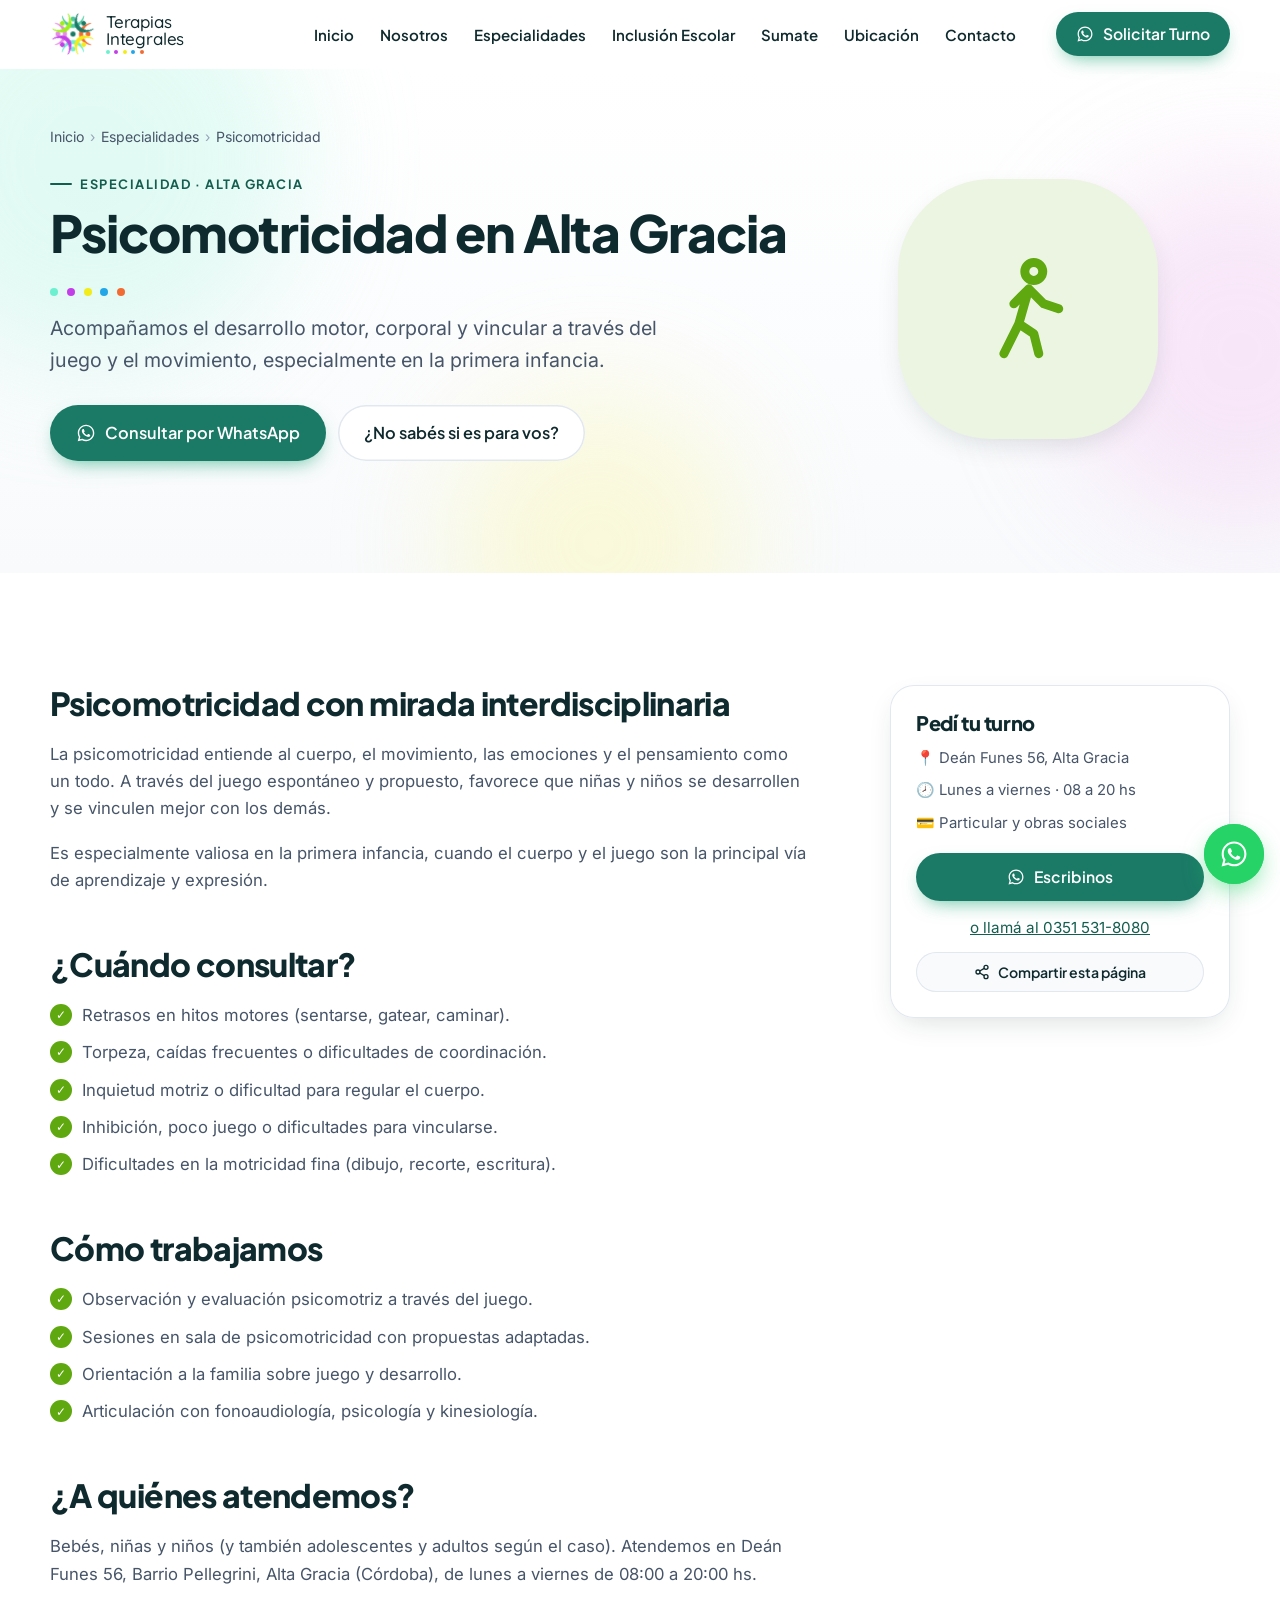
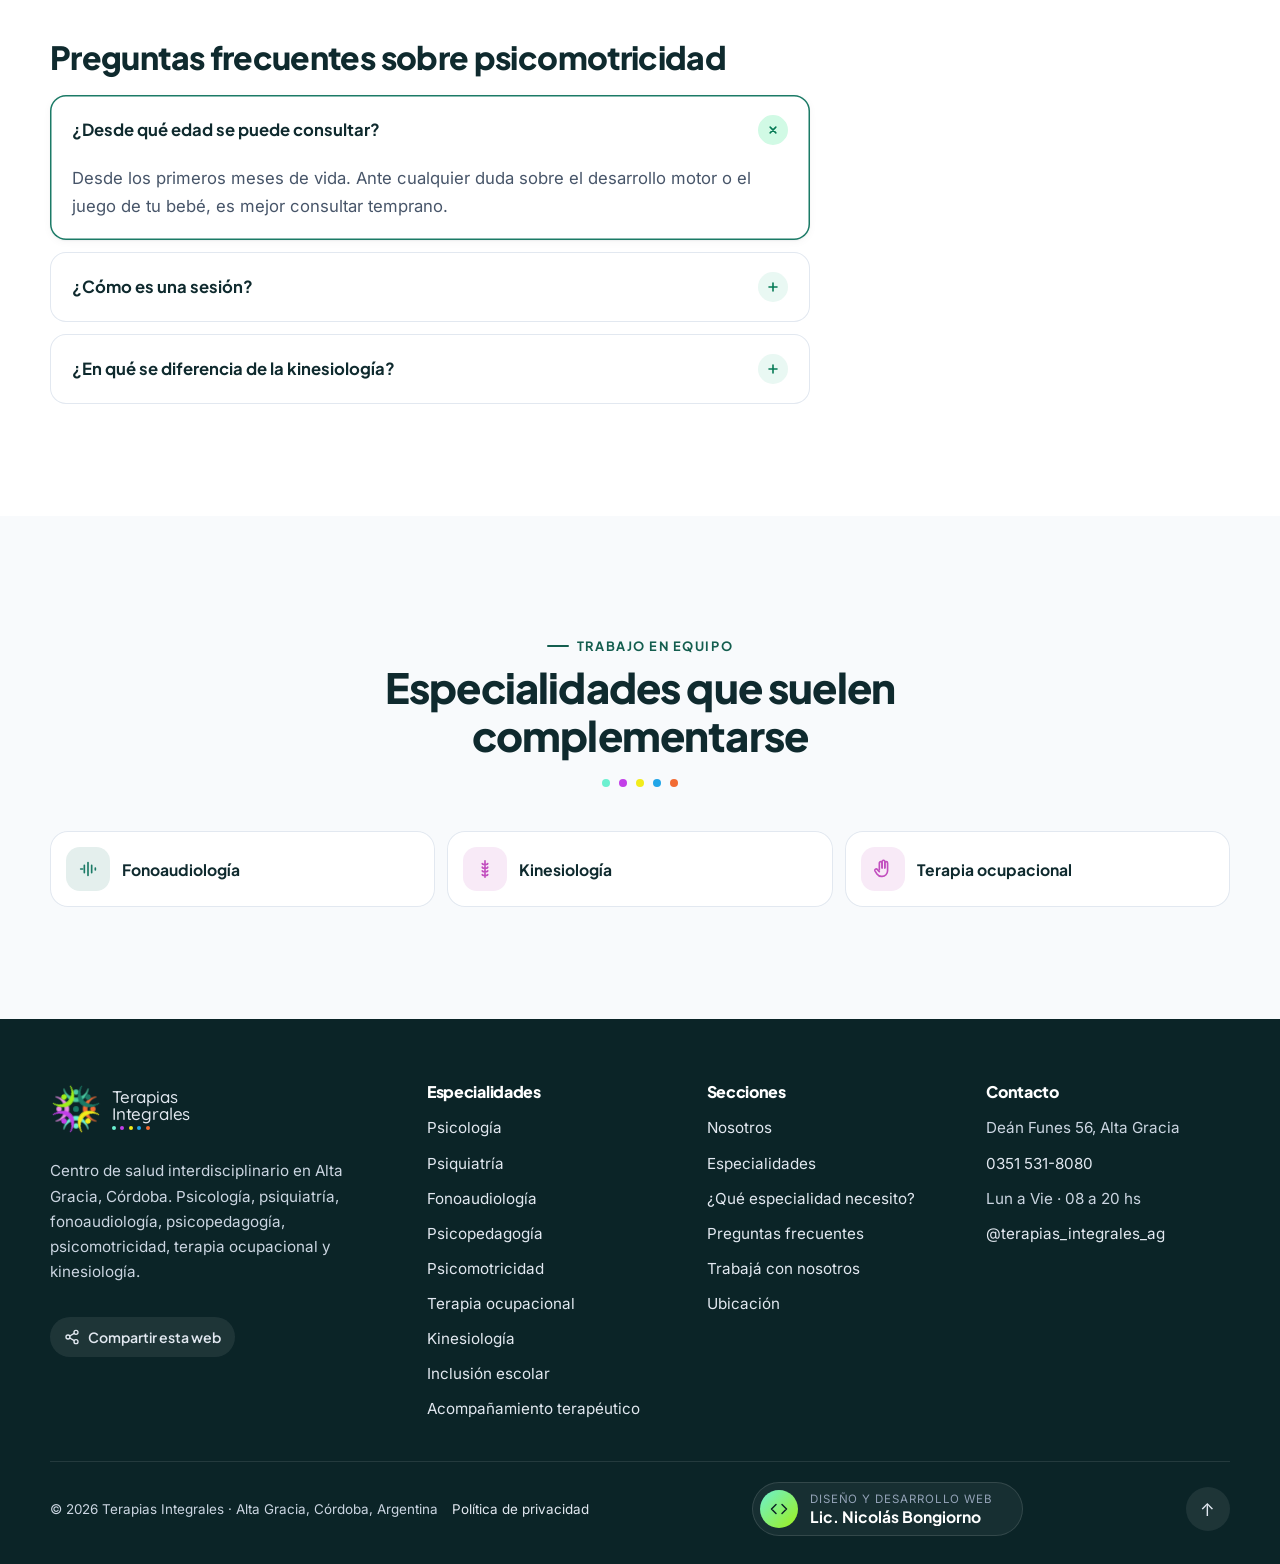
<file: psicomotricidad-alta-gracia/index.html>
<!doctype html>
<!-- Diseño y desarrollo web: Lic. Nicolás Bongiorno · WhatsApp +54 9 351 657-5261 · https://wa.me/5493516575261 -->
<!-- Página generada por tools/build.py: editá tools/content.py y volvé a ejecutar el script. -->
<html lang="es-AR">
<head>
  <meta charset="utf-8">
  <meta name="viewport" content="width=device-width, initial-scale=1, viewport-fit=cover">
  <title>Psicomotricidad en Alta Gracia | Desarrollo infantil · Terapias Integrales</title>
  <meta name="description" content="Psicomotricidad en Alta Gracia: desarrollo motor, corporal y vincular a través del juego. Atención de bebés y niños con mirada interdisciplinaria.">
  <meta name="robots" content="index, follow, max-image-preview:large">
  <link rel="canonical" href="https://licbongiorno.github.io/terapiasintegrales/psicomotricidad-alta-gracia/">
  <meta name="theme-color" content="#1B7A66">
  <meta name="geo.region" content="AR-X">
  <meta name="geo.placename" content="Alta Gracia, Córdoba">
  <meta property="og:type" content="website">
  <meta property="og:locale" content="es_AR">
  <meta property="og:site_name" content="Terapias Integrales">
  <meta property="og:title" content="Psicomotricidad en Alta Gracia | Desarrollo infantil · Terapias Integrales">
  <meta property="og:description" content="Psicomotricidad en Alta Gracia: desarrollo motor, corporal y vincular a través del juego. Atención de bebés y niños con mirada interdisciplinaria.">
  <meta property="og:url" content="https://licbongiorno.github.io/terapiasintegrales/psicomotricidad-alta-gracia/">
  <meta property="og:image" content="https://licbongiorno.github.io/terapiasintegrales/assets/img/og-image.png">
  <meta name="twitter:card" content="summary_large_image">
  <link rel="icon" href="../assets/img/logo.svg" type="image/svg+xml">
  <link rel="apple-touch-icon" href="../assets/img/apple-touch-icon.png">
  <link rel="manifest" href="../site.webmanifest">
  <link rel="preload" href="../assets/fonts/plusjakartasans-latin.woff2" as="font" type="font/woff2" crossorigin>
  <link rel="preload" href="../assets/fonts/inter-latin.woff2" as="font" type="font/woff2" crossorigin>
  <link rel="stylesheet" href="../assets/css/styles.css">
  <script type="application/ld+json">
{
  "@context": "https://schema.org",
  "@graph": [
    {
      "@type": "MedicalWebPage",
      "@id": "https://licbongiorno.github.io/terapiasintegrales/psicomotricidad-alta-gracia/#pagina",
      "url": "https://licbongiorno.github.io/terapiasintegrales/psicomotricidad-alta-gracia/",
      "name": "Psicomotricidad en Alta Gracia | Desarrollo infantil · Terapias Integrales",
      "description": "Psicomotricidad en Alta Gracia: desarrollo motor, corporal y vincular a través del juego. Atención de bebés y niños con mirada interdisciplinaria.",
      "inLanguage": "es-AR",
      "isPartOf": {
        "@id": "https://licbongiorno.github.io/terapiasintegrales/#web"
      },
      "about": {
        "@id": "https://licbongiorno.github.io/terapiasintegrales/psicomotricidad-alta-gracia/#servicio"
      },
      "lastReviewed": "2026-11-19",
      "breadcrumb": {
        "@id": "https://licbongiorno.github.io/terapiasintegrales/psicomotricidad-alta-gracia/#ruta"
      }
    },
    {
      "@type": "MedicalTherapy",
      "@id": "https://licbongiorno.github.io/terapiasintegrales/psicomotricidad-alta-gracia/#servicio",
      "name": "Psicomotricidad en Alta Gracia",
      "description": "Acompañamos el desarrollo motor, corporal y vincular a través del juego y el movimiento, especialmente en la primera infancia."
    },
    {
      "@type": [
        "MedicalClinic",
        "LocalBusiness"
      ],
      "@id": "https://licbongiorno.github.io/terapiasintegrales/#clinica",
      "name": "Terapias Integrales",
      "url": "https://licbongiorno.github.io/terapiasintegrales/",
      "telephone": "+54 9 351 531-8080",
      "address": {
        "@type": "PostalAddress",
        "streetAddress": "Deán Funes 56, Barrio Pellegrini",
        "addressLocality": "Alta Gracia",
        "addressRegion": "Córdoba",
        "postalCode": "X5186GHG",
        "addressCountry": "AR"
      },
      "availableService": {
        "@id": "https://licbongiorno.github.io/terapiasintegrales/psicomotricidad-alta-gracia/#servicio"
      }
    },
    {
      "@type": "BreadcrumbList",
      "@id": "https://licbongiorno.github.io/terapiasintegrales/psicomotricidad-alta-gracia/#ruta",
      "itemListElement": [
        {
          "@type": "ListItem",
          "position": 1,
          "name": "Inicio",
          "item": "https://licbongiorno.github.io/terapiasintegrales/"
        },
        {
          "@type": "ListItem",
          "position": 2,
          "name": "Especialidades",
          "item": "https://licbongiorno.github.io/terapiasintegrales/#especialidades"
        },
        {
          "@type": "ListItem",
          "position": 3,
          "name": "Psicomotricidad",
          "item": "https://licbongiorno.github.io/terapiasintegrales/psicomotricidad-alta-gracia/"
        }
      ]
    },
    {
      "@type": "FAQPage",
      "mainEntity": [
        {
          "@type": "Question",
          "name": "¿Desde qué edad se puede consultar?",
          "acceptedAnswer": {
            "@type": "Answer",
            "text": "Desde los primeros meses de vida. Ante cualquier duda sobre el desarrollo motor o el juego de tu bebé, es mejor consultar temprano."
          }
        },
        {
          "@type": "Question",
          "name": "¿Cómo es una sesión?",
          "acceptedAnswer": {
            "@type": "Answer",
            "text": "Es un espacio de juego con materiales como colchonetas, telas, pelotas y bloques, donde la profesional observa e interviene para favorecer el desarrollo."
          }
        },
        {
          "@type": "Question",
          "name": "¿En qué se diferencia de la kinesiología?",
          "acceptedAnswer": {
            "@type": "Answer",
            "text": "La psicomotricidad aborda el movimiento junto con lo emocional y vincular a través del juego; la kinesiología se enfoca en la rehabilitación física. En muchos casos se complementan."
          }
        }
      ]
    }
  ]
}
  </script>
</head>

<body>
  <a class="skip-link" href="#main">Saltar al contenido</a>
  <div class="scroll-progress" aria-hidden="true"></div>

  <header class="header" id="top">
    <nav class="nav container" aria-label="Navegación principal">
      <a class="brand" href="../" aria-label="Terapias Integrales, ir al inicio">
        <svg class="lm" viewBox="-320 -320 640 640" aria-hidden="true" focusable="false"><g transform="rotate(0)"><g class="lm-f" style="--i:0;color:var(--l-teal)"><use href="#lm-p"/></g></g><g transform="rotate(90)"><g class="lm-f" style="--i:2;color:var(--l-orange)"><use href="#lm-p"/></g></g><g transform="rotate(180)"><g class="lm-f" style="--i:4;color:var(--l-mint)"><use href="#lm-p"/></g></g><g transform="rotate(270)"><g class="lm-f" style="--i:6;color:var(--l-pink)"><use href="#lm-p"/></g></g><g transform="rotate(45)"><g class="lm-f" style="--i:1;color:var(--l-green)"><use href="#lm-p"/></g></g><g transform="rotate(135)"><g class="lm-f" style="--i:3;color:var(--l-yellow)"><use href="#lm-p"/></g></g><g transform="rotate(225)"><g class="lm-f" style="--i:5;color:var(--l-purple)"><use href="#lm-p"/></g></g><g transform="rotate(315)"><g class="lm-f" style="--i:7;color:var(--l-lime)"><use href="#lm-p"/></g></g><circle class="lm-c" r="36"/></svg>
        <span class="brand__text"><span>Terapias</span><span>Integrales</span><span class="ldots" aria-hidden="true"><i></i><i></i><i></i><i></i><i></i></span></span>
      </a>

      <ul class="nav__links" id="nav-menu">
        <li><a href="../">Inicio</a></li>
        <li><a href="../#nosotros">Nosotros</a></li>
        <li><a href="../#especialidades">Especialidades</a></li>
        <li><a href="../#programas">Inclusión Escolar</a></li>
        <li><a href="../#trabaja-con-nosotros">Sumate</a></li>
        <li><a href="../#ubicacion">Ubicación</a></li>
        <li><a href="../#contacto">Contacto</a></li>
        <li class="nav__cta-mobile"><a class="btn btn--primary js-wa" href="https://wa.me/5493515318080?text=Hola%20Terapias%20Integrales%2C%20quisiera%20hacer%20una%20consulta%20por%20un%20turno." target="_blank" rel="noopener">Solicitar Turno</a></li>
      </ul>

      <a class="btn btn--primary nav__cta magnetic" href="https://wa.me/5493515318080?text=Hola%20Terapias%20Integrales%2C%20quisiera%20hacer%20una%20consulta%20por%20un%20turno." target="_blank" rel="noopener">
        <svg aria-hidden="true" width="18" height="18"><use href="#i-wa"/></svg>
        Solicitar Turno
      </a>

      <button class="nav__toggle" aria-controls="nav-menu" aria-expanded="false" aria-label="Abrir menú">
        <span></span><span></span><span></span>
      </button>
    </nav>
  </header>
  <div class="nav__backdrop" aria-hidden="true"></div>

  <main id="main">
    <section class="page-hero" style="--c:#5FA80F" aria-labelledby="page-title">
      <div class="hero__bg" aria-hidden="true">
        <span class="blob blob--1"></span>
        <span class="blob blob--2"></span>
        <span class="blob blob--3"></span>
      </div>
      <div class="container page-hero__grid">
        <div>
          <nav class="crumbs" aria-label="Ruta de navegación">
            <ol>
              <li><a href="../">Inicio</a></li>
              <li><a href="../#especialidades">Especialidades</a></li>
              <li aria-current="page">Psicomotricidad</li>
            </ol>
          </nav>
          <p class="eyebrow reveal">Especialidad · Alta Gracia</p>
          <h1 id="page-title" class="reveal">Psicomotricidad en Alta Gracia</h1>
          <span class="ldots reveal" aria-hidden="true"><i></i><i></i><i></i><i></i><i></i></span>
          <p class="hero__lead reveal">Acompañamos el desarrollo motor, corporal y vincular a través del juego y el movimiento, especialmente en la primera infancia.</p>
          <div class="hero__actions reveal">
            <a class="btn btn--primary btn--lg magnetic" href="https://wa.me/5493515318080?text=Hola%20Terapias%20Integrales%2C%20quisiera%20consultar%20por%20psicomotricidad." target="_blank" rel="noopener">
              <svg aria-hidden="true" width="20" height="20"><use href="#i-wa"/></svg>
              Consultar por WhatsApp
            </a>
            <a class="btn btn--ghost btn--lg" href="../#orientador-seccion">¿No sabés si es para vos?</a>
          </div>
        </div>
        <div class="page-hero__icon reveal" aria-hidden="true"><svg><use href="#i-motor"/></svg></div>
      </div>
    </section>

    <section class="section">
      <div class="container page-layout">
        <article class="prose" style="--c:#5FA80F">
          <h2 class="reveal">Psicomotricidad con mirada interdisciplinaria</h2>
          <p class="reveal">La psicomotricidad entiende al cuerpo, el movimiento, las emociones y el pensamiento como un todo. A través del juego espontáneo y propuesto, favorece que niñas y niños se desarrollen y se vinculen mejor con los demás.</p>
          <p class="reveal">Es especialmente valiosa en la primera infancia, cuando el cuerpo y el juego son la principal vía de aprendizaje y expresión.</p>

          <h2 class="reveal">¿Cuándo consultar?</h2>
          <ul class="checks-ink reveal">
              <li>Retrasos en hitos motores (sentarse, gatear, caminar).</li>
              <li>Torpeza, caídas frecuentes o dificultades de coordinación.</li>
              <li>Inquietud motriz o dificultad para regular el cuerpo.</li>
              <li>Inhibición, poco juego o dificultades para vincularse.</li>
              <li>Dificultades en la motricidad fina (dibujo, recorte, escritura).</li>
          </ul>

          <h2 class="reveal">Cómo trabajamos</h2>
          <ul class="checks-ink reveal">
              <li>Observación y evaluación psicomotriz a través del juego.</li>
              <li>Sesiones en sala de psicomotricidad con propuestas adaptadas.</li>
              <li>Orientación a la familia sobre juego y desarrollo.</li>
              <li>Articulación con fonoaudiología, psicología y kinesiología.</li>
          </ul>

          <h2 class="reveal">¿A quiénes atendemos?</h2>
          <p class="reveal">Bebés, niñas y niños (y también adolescentes y adultos según el caso). Atendemos en Deán Funes 56, Barrio Pellegrini, Alta Gracia (Córdoba), de lunes a viernes de 08:00 a 20:00 hs.</p>

          <h2 class="reveal">Preguntas frecuentes sobre psicomotricidad</h2>
          <div class="accordion">
            <details class="acc reveal" name="faq" open>
              <summary>¿Desde qué edad se puede consultar?</summary>
              <div class="acc__body"><p>Desde los primeros meses de vida. Ante cualquier duda sobre el desarrollo motor o el juego de tu bebé, es mejor consultar temprano.</p></div>
            </details>
            <details class="acc reveal" name="faq">
              <summary>¿Cómo es una sesión?</summary>
              <div class="acc__body"><p>Es un espacio de juego con materiales como colchonetas, telas, pelotas y bloques, donde la profesional observa e interviene para favorecer el desarrollo.</p></div>
            </details>
            <details class="acc reveal" name="faq">
              <summary>¿En qué se diferencia de la kinesiología?</summary>
              <div class="acc__body"><p>La psicomotricidad aborda el movimiento junto con lo emocional y vincular a través del juego; la kinesiología se enfoca en la rehabilitación física. En muchos casos se complementan.</p></div>
            </details>
          </div>
        </article>

        <aside class="page-aside">
          <div class="aside-card reveal">
            <h2>Pedí tu turno</h2>
            <ul>
              <li>📍 Deán Funes 56, Alta Gracia</li>
              <li>🕗 Lunes a viernes · 08 a 20 hs</li>
              <li>💳 Particular y obras sociales</li>
            </ul>
            <a class="btn btn--primary magnetic" href="https://wa.me/5493515318080?text=Hola%20Terapias%20Integrales%2C%20quisiera%20consultar%20por%20psicomotricidad." target="_blank" rel="noopener">
              <svg aria-hidden="true" width="18" height="18"><use href="#i-wa"/></svg> Escribinos
            </a>
            <p style="margin:14px 0 0;text-align:center"><a href="tel:+5493515318080">o llamá al 0351 531-8080</a></p>
            <button type="button" class="share-btn share-btn--light js-share">
              <svg aria-hidden="true" width="16" height="16" viewBox="0 0 24 24" fill="none" stroke="currentColor" stroke-width="2" stroke-linecap="round" stroke-linejoin="round"><circle cx="18" cy="5" r="3"/><circle cx="6" cy="12" r="3"/><circle cx="18" cy="19" r="3"/><path d="m8.6 13.5 6.8 4M15.4 6.5l-6.8 4"/></svg>
              Compartir esta página
            </button>
          </div>
        </aside>
      </div>
    </section>

    <section class="section section--soft" aria-labelledby="rel-title">
      <div class="container">
        <header class="section__head">
          <p class="eyebrow reveal">Trabajo en equipo</p>
          <h2 id="rel-title" class="reveal">Especialidades que suelen complementarse</h2>
          <span class="ldots reveal" aria-hidden="true"><i></i><i></i><i></i><i></i><i></i></span>
        </header>
        <ul class="related reveal">
            <li><a href="../fonoaudiologia-alta-gracia/" style="--c:var(--green)"><span class="card__icon"><svg aria-hidden="true"><use href="#i-fono"/></svg></span>Fonoaudiología</a></li>
            <li><a href="../kinesiologia-alta-gracia/" style="--c:#C24FBF"><span class="card__icon"><svg aria-hidden="true"><use href="#i-kine"/></svg></span>Kinesiología</a></li>
            <li><a href="../terapia-ocupacional-alta-gracia/" style="--c:#C24FBF"><span class="card__icon"><svg aria-hidden="true"><use href="#i-to"/></svg></span>Terapia ocupacional</a></li>
        </ul>
      </div>
    </section>
  </main>

  <!-- ================= FOOTER ================= -->
  <footer class="footer">
    <div class="container footer__grid">
      <div>
        <a class="brand brand--light" href="../" aria-label="Terapias Integrales, ir al inicio">
          <svg class="lm lm--footer" viewBox="-320 -320 640 640" aria-hidden="true" focusable="false"><g transform="rotate(0)"><g class="lm-f" style="--i:0;color:var(--l-teal)"><use href="#lm-p"/></g></g><g transform="rotate(90)"><g class="lm-f" style="--i:2;color:var(--l-orange)"><use href="#lm-p"/></g></g><g transform="rotate(180)"><g class="lm-f" style="--i:4;color:var(--l-mint)"><use href="#lm-p"/></g></g><g transform="rotate(270)"><g class="lm-f" style="--i:6;color:var(--l-pink)"><use href="#lm-p"/></g></g><g transform="rotate(45)"><g class="lm-f" style="--i:1;color:var(--l-green)"><use href="#lm-p"/></g></g><g transform="rotate(135)"><g class="lm-f" style="--i:3;color:var(--l-yellow)"><use href="#lm-p"/></g></g><g transform="rotate(225)"><g class="lm-f" style="--i:5;color:var(--l-purple)"><use href="#lm-p"/></g></g><g transform="rotate(315)"><g class="lm-f" style="--i:7;color:var(--l-lime)"><use href="#lm-p"/></g></g><circle class="lm-c" r="36"/></svg>
          <span class="brand__text"><span>Terapias</span><span>Integrales</span><span class="ldots" aria-hidden="true"><i></i><i></i><i></i><i></i><i></i></span></span>
        </a>
        <p class="footer__about">Centro de salud interdisciplinario en Alta Gracia, Córdoba. Psicología, psiquiatría, fonoaudiología, psicopedagogía, psicomotricidad, terapia ocupacional y kinesiología.</p>
        <button type="button" class="share-btn footer__share js-share">
          <svg aria-hidden="true" width="16" height="16" viewBox="0 0 24 24" fill="none" stroke="currentColor" stroke-width="2" stroke-linecap="round" stroke-linejoin="round"><circle cx="18" cy="5" r="3"/><circle cx="6" cy="12" r="3"/><circle cx="18" cy="19" r="3"/><path d="m8.6 13.5 6.8 4M15.4 6.5l-6.8 4"/></svg>
          Compartir esta web
        </button>
      </div>
      <nav aria-label="Especialidades">
        <h2 class="footer__title">Especialidades</h2>
        <ul>
          <li><a href="../psicologia-alta-gracia/">Psicología</a></li>
          <li><a href="../psiquiatria-alta-gracia/">Psiquiatría</a></li>
          <li><a href="../fonoaudiologia-alta-gracia/">Fonoaudiología</a></li>
          <li><a href="../psicopedagogia-alta-gracia/">Psicopedagogía</a></li>
          <li><a href="../psicomotricidad-alta-gracia/">Psicomotricidad</a></li>
          <li><a href="../terapia-ocupacional-alta-gracia/">Terapia ocupacional</a></li>
          <li><a href="../kinesiologia-alta-gracia/">Kinesiología</a></li>
          <li><a href="../inclusion-escolar-alta-gracia/">Inclusión escolar</a></li>
          <li><a href="../acompanamiento-terapeutico-alta-gracia/">Acompañamiento terapéutico</a></li>
        </ul>
      </nav>
      <nav aria-label="Enlaces del pie">
        <h2 class="footer__title">Secciones</h2>
        <ul>
          <li><a href="../#nosotros">Nosotros</a></li>
          <li><a href="../#especialidades">Especialidades</a></li>
          <li><a href="../#orientador-seccion">¿Qué especialidad necesito?</a></li>
          <li><a href="../#faq">Preguntas frecuentes</a></li>
          <li><a href="../#trabaja-con-nosotros">Trabajá con nosotros</a></li>
          <li><a href="../#ubicacion">Ubicación</a></li>
        </ul>
      </nav>
      <div>
        <h2 class="footer__title">Contacto</h2>
        <ul>
          <li>Deán Funes 56, Alta Gracia</li>
          <li><a href="tel:+5493515318080">0351 531-8080</a></li>
          <li>Lun a Vie · 08 a 20 hs</li>
          <li><a href="https://www.instagram.com/terapias_integrales_ag/" target="_blank" rel="noopener">@terapias_integrales_ag</a></li>
        </ul>
      </div>
    </div>
    <div class="container footer__bottom">
      <div class="footer__legal">
        <p>© <span id="year">2026</span> Terapias Integrales · Alta Gracia, Córdoba, Argentina</p>
        <a href="../privacidad/">Política de privacidad</a>
      </div>

      <!-- Crédito de diseño -->
      <a class="credit" href="https://wa.me/5493516575261?text=Hola%20Nicol%C3%A1s%2C%20vi%20la%20web%20de%20Terapias%20Integrales%20y%20me%20gustar%C3%ADa%20una%20p%C3%A1gina%20web%20para%20mi%20proyecto." target="_blank" rel="noopener" aria-label="Diseño y desarrollo web por Lic. Nicolás Bongiorno. ¿Querés una web así? Escribile por WhatsApp al 351 657-5261">
        <span class="credit__badge" aria-hidden="true">
          <svg width="18" height="18" viewBox="0 0 24 24" fill="none" stroke="currentColor" stroke-width="2" stroke-linecap="round" stroke-linejoin="round"><path d="m16 18 6-6-6-6M8 6l-6 6 6 6"/></svg>
        </span>
        <span class="credit__text">
          <span class="credit__small">Diseño y desarrollo web</span>
          <span class="credit__name">Lic. Nicolás Bongiorno</span>
        </span>
        <span class="credit__cta" aria-hidden="true">
          <svg width="16" height="16"><use href="#i-wa"/></svg>
          <span>¿Querés una web así? <strong>351 657-5261</strong></span>
        </span>
      </a>

      <a href="#top" class="to-top" aria-label="Volver arriba">↑</a>
    </div>
  </footer>

  <!-- ================= WHATSAPP FLOTANTE ================= -->
  <a class="wa-float" href="https://wa.me/5493515318080?text=Hola%20Terapias%20Integrales%2C%20quisiera%20hacer%20una%20consulta%20por%20un%20turno." target="_blank" rel="noopener" aria-label="Escribinos por WhatsApp">
    <span class="wa-float__tip">¿Te ayudamos? <strong>Escribinos</strong></span>
    <span class="wa-float__btn"><svg aria-hidden="true" width="30" height="30"><use href="#i-wa"/></svg></span>
  </a>

  <div class="toast" role="status" aria-live="polite"></div>

  <!-- ================= SPRITE DE ÍCONOS ================= -->
  <svg width="0" height="0" style="position:absolute" aria-hidden="true">
    <defs>
      <g id="lm-p"><circle cx="0" cy="-208" r="34" fill="currentColor"/><path d="M-150 -250 C-120 -34 120 -34 150 -250 C100 -100 -100 -100 -150 -250Z" fill="currentColor" stroke="currentColor" stroke-width="8" stroke-linejoin="round"/></g>
      <symbol id="i-wa" viewBox="0 0 24 24"><path fill="currentColor" d="M12.04 2C6.58 2 2.13 6.45 2.13 11.91c0 1.75.46 3.45 1.32 4.95L2.05 22l5.25-1.38c1.45.79 3.08 1.21 4.74 1.21 5.46 0 9.91-4.45 9.91-9.91C21.95 6.45 17.5 2 12.04 2Zm0 18.15c-1.48 0-2.93-.4-4.2-1.15l-.3-.18-3.12.82.83-3.04-.2-.31a8.2 8.2 0 0 1-1.26-4.38c0-4.54 3.7-8.24 8.25-8.24 4.54 0 8.24 3.7 8.24 8.24 0 4.55-3.7 8.24-8.24 8.24Zm4.52-6.16c-.25-.12-1.47-.72-1.69-.81-.23-.08-.39-.12-.56.13-.16.25-.64.81-.78.97-.15.17-.29.19-.54.06-.25-.12-1.05-.39-1.99-1.23-.74-.66-1.23-1.47-1.38-1.72-.14-.25-.01-.38.11-.51.11-.11.25-.29.37-.43.13-.15.17-.25.25-.42.08-.17.04-.31-.02-.43-.06-.13-.56-1.35-.77-1.84-.2-.48-.41-.42-.56-.43h-.48c-.17 0-.43.06-.66.31-.22.25-.86.85-.86 2.07s.89 2.4 1.01 2.56c.12.17 1.75 2.67 4.23 3.74.59.26 1.05.41 1.41.52.59.19 1.13.16 1.56.1.48-.07 1.47-.6 1.67-1.18.21-.58.21-1.07.14-1.18-.06-.1-.22-.16-.47-.28Z"/></symbol>
      <symbol id="i-arrow" viewBox="0 0 24 24"><path fill="none" stroke="currentColor" stroke-width="2" stroke-linecap="round" stroke-linejoin="round" d="M5 12h14M13 6l6 6-6 6"/></symbol>
      <symbol id="i-psico" viewBox="0 0 24 24"><g fill="none" stroke="currentColor" stroke-width="1.8" stroke-linecap="round" stroke-linejoin="round"><path d="M12 21s-7-4.35-7-10a4.5 4.5 0 0 1 7-3.74A4.5 4.5 0 0 1 19 11c0 5.65-7 10-7 10Z"/><path d="M9 11.5c1 1.3 2 1.8 3 1.8s2-.5 3-1.8"/></g></symbol>
      <symbol id="i-fono" viewBox="0 0 24 24"><g fill="none" stroke="currentColor" stroke-width="1.8" stroke-linecap="round" stroke-linejoin="round"><path d="M4 12h2M8 8v8M12 5v14M16 8v8M20 11v2"/></g></symbol>
      <symbol id="i-psp" viewBox="0 0 24 24"><g fill="none" stroke="currentColor" stroke-width="1.8" stroke-linecap="round" stroke-linejoin="round"><path d="M9 18h6M10 21h4"/><path d="M12 3a6 6 0 0 0-3.6 10.8c.6.45 1 1.2 1 2V16h5.2v-.2c0-.8.4-1.55 1-2A6 6 0 0 0 12 3Z"/></g></symbol>
      <symbol id="i-motor" viewBox="0 0 24 24"><g fill="none" stroke="currentColor" stroke-width="1.8" stroke-linecap="round" stroke-linejoin="round"><circle cx="13" cy="4.5" r="1.8"/><path d="M7 21l3-6 3 2 1 4M9 11l3-3 3 3 3 1M10 15l2-7"/></g></symbol>
      <symbol id="i-kine" viewBox="0 0 24 24"><g fill="none" stroke="currentColor" stroke-width="1.8" stroke-linecap="round" stroke-linejoin="round"><path d="M12 3v18M9 6c0 1.5 6 1.5 6 0M9 10c0 1.5 6 1.5 6 0M9 14c0 1.5 6 1.5 6 0M9 18c0 1.5 6 1.5 6 0"/></g></symbol>
      <symbol id="i-psiq" viewBox="0 0 24 24"><g fill="none" stroke="currentColor" stroke-width="1.8" stroke-linecap="round" stroke-linejoin="round"><path d="M9.5 3.5A2.5 2.5 0 0 0 7 6a3 3 0 0 0-2.5 4.4A3 3 0 0 0 5.5 15 3 3 0 0 0 9 18.4a2.5 2.5 0 0 0 3 1.1V5.2a2.5 2.5 0 0 0-2.5-1.7Z"/><path d="M14.5 3.5A2.5 2.5 0 0 1 17 6a3 3 0 0 1 2.5 4.4A3 3 0 0 1 18.5 15a3 3 0 0 1-3.5 3.4 2.5 2.5 0 0 1-3 1.1"/><path d="M12 9h2.5M9.5 12H12M12 15h2"/></g></symbol>
      <symbol id="i-to" viewBox="0 0 24 24"><g fill="none" stroke="currentColor" stroke-width="1.8" stroke-linecap="round" stroke-linejoin="round"><path d="M8 13V5.5a1.5 1.5 0 0 1 3 0V11"/><path d="M11 10.5V4a1.5 1.5 0 0 1 3 0v7"/><path d="M14 10.5V5.5a1.5 1.5 0 0 1 3 0V14a6 6 0 0 1-6 6h-.7a6 6 0 0 1-4.9-2.6L3.2 14a1.5 1.5 0 0 1 2.5-1.6L8 15"/></g></symbol>
      <symbol id="i-school" viewBox="0 0 24 24"><g fill="none" stroke="currentColor" stroke-width="1.8" stroke-linecap="round" stroke-linejoin="round"><path d="M2 9l10-5 10 5-10 5L2 9Z"/><path d="M6 11v5c0 1.5 3 3 6 3s6-1.5 6-3v-5M22 9v6"/></g></symbol>
      <symbol id="i-hands" viewBox="0 0 24 24"><g fill="none" stroke="currentColor" stroke-width="1.8" stroke-linecap="round" stroke-linejoin="round"><circle cx="8" cy="6" r="2.5"/><circle cx="16" cy="6" r="2.5"/><path d="M3 20v-3a5 5 0 0 1 5-5h1l3 3 3-3h1a5 5 0 0 1 5 5v3"/></g></symbol>
      <symbol id="i-shield" viewBox="0 0 24 24"><g fill="none" stroke="currentColor" stroke-width="1.8" stroke-linecap="round" stroke-linejoin="round"><path d="M12 3l8 3v6c0 5-3.5 8-8 9-4.5-1-8-4-8-9V6l8-3Z"/><path d="M9 12l2 2 4-4"/></g></symbol>
      <symbol id="i-pin" viewBox="0 0 24 24"><g fill="none" stroke="currentColor" stroke-width="1.8" stroke-linecap="round" stroke-linejoin="round"><path d="M12 21s-7-6.2-7-12a7 7 0 0 1 14 0c0 5.8-7 12-7 12Z"/><circle cx="12" cy="9" r="2.5"/></g></symbol>
      <symbol id="i-clock" viewBox="0 0 24 24"><g fill="none" stroke="currentColor" stroke-width="1.8" stroke-linecap="round"><circle cx="12" cy="12" r="9"/><path d="M12 7v5l3 2"/></g></symbol>
      <symbol id="i-phone" viewBox="0 0 24 24"><path fill="none" stroke="currentColor" stroke-width="1.8" stroke-linejoin="round" d="M5 3h3l2 5-2.5 1.5a11 11 0 0 0 7 7L16 14l5 2v3a2 2 0 0 1-2 2A16 16 0 0 1 3 5a2 2 0 0 1 2-2Z"/></symbol>
      <symbol id="i-ig" viewBox="0 0 24 24"><g fill="none" stroke="currentColor" stroke-width="1.8"><rect x="3" y="3" width="18" height="18" rx="5"/><circle cx="12" cy="12" r="4"/><circle cx="17.5" cy="6.5" r="1" fill="currentColor"/></g></symbol>
    </defs>
  </svg>

  <script src="../assets/js/main.js" defer></script>
</body>
</html>
</file>
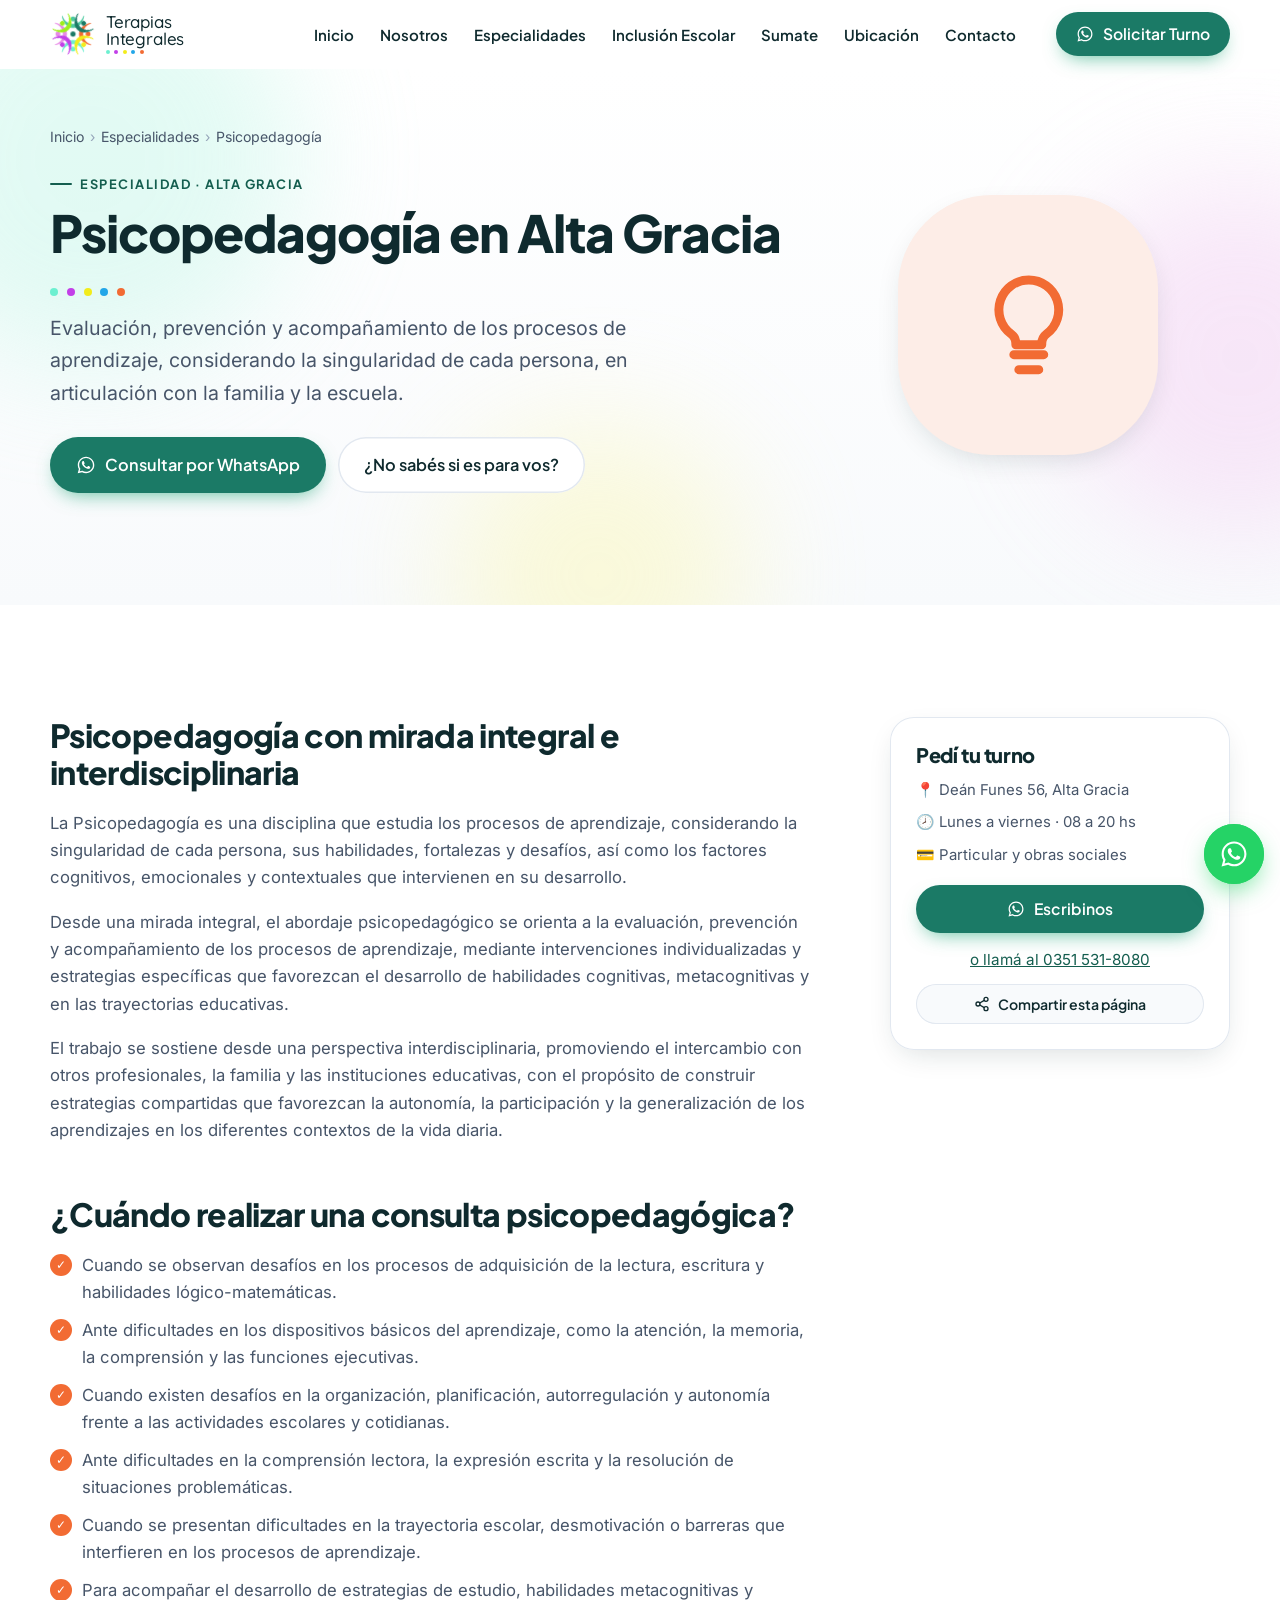
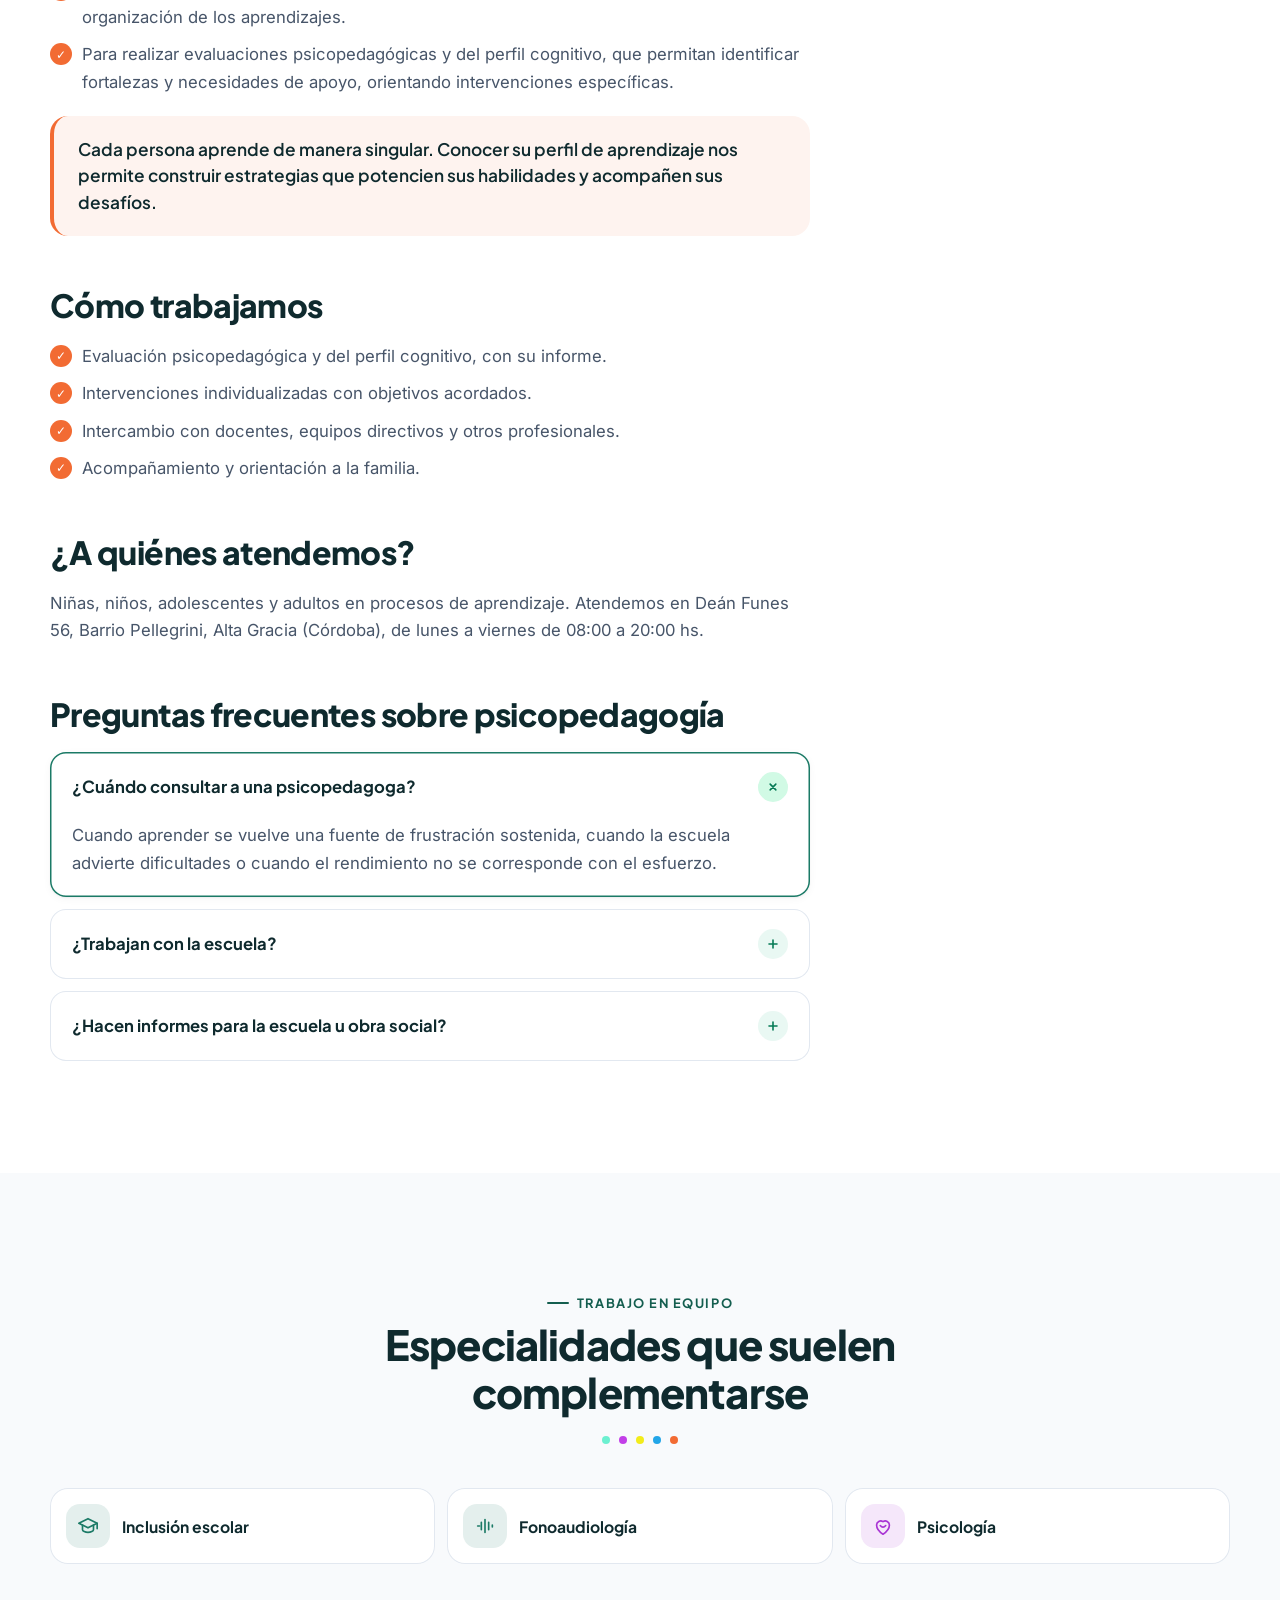
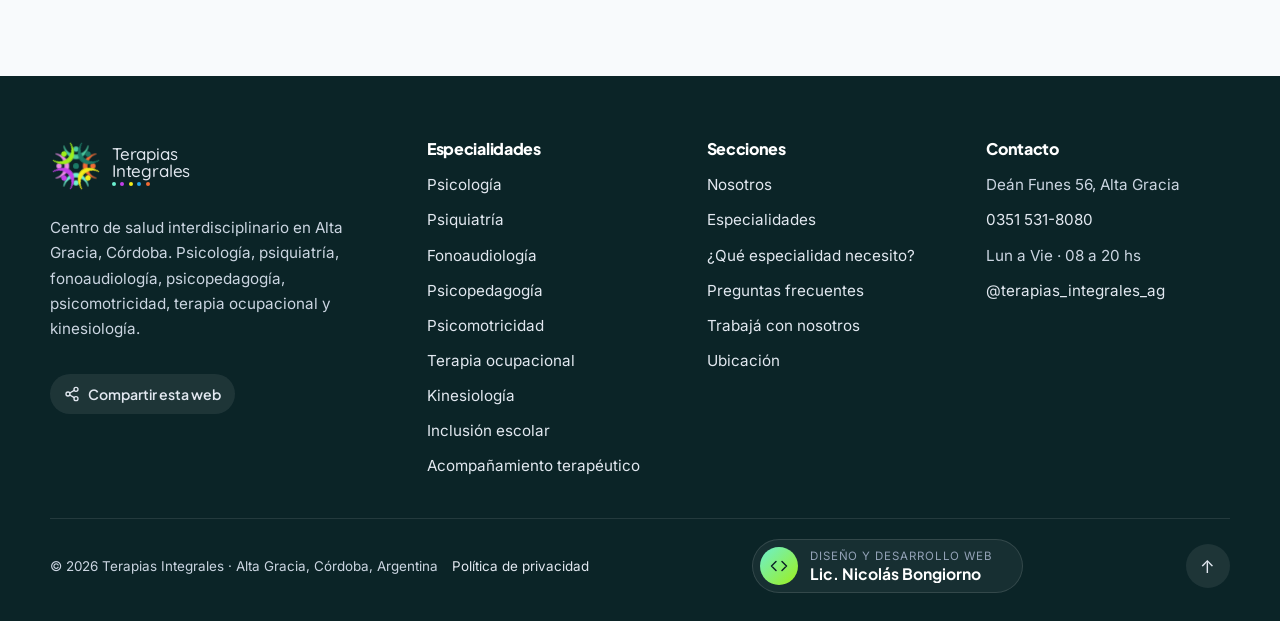
<file: psicopedagogia-alta-gracia/index.html>
<!doctype html>
<!-- Diseño y desarrollo web: Lic. Nicolás Bongiorno · WhatsApp +54 9 351 657-5261 · https://wa.me/5493516575261 -->
<!-- Página generada por tools/build.py: editá tools/content.py y volvé a ejecutar el script. -->
<html lang="es-AR">
<head>
  <meta charset="utf-8">
  <meta name="viewport" content="width=device-width, initial-scale=1, viewport-fit=cover">
  <title>Psicopedagoga en Alta Gracia | Dificultades de aprendizaje · Terapias Integrales</title>
  <meta name="description" content="Psicopedagogía en Alta Gracia: evaluación, prevención y acompañamiento de los procesos de aprendizaje, con mirada integral e interdisciplinaria.">
  <meta name="robots" content="index, follow, max-image-preview:large">
  <link rel="canonical" href="https://licbongiorno.github.io/terapiasintegrales/psicopedagogia-alta-gracia/">
  <meta name="theme-color" content="#1B7A66">
  <meta name="geo.region" content="AR-X">
  <meta name="geo.placename" content="Alta Gracia, Córdoba">
  <meta property="og:type" content="website">
  <meta property="og:locale" content="es_AR">
  <meta property="og:site_name" content="Terapias Integrales">
  <meta property="og:title" content="Psicopedagoga en Alta Gracia | Dificultades de aprendizaje · Terapias Integrales">
  <meta property="og:description" content="Psicopedagogía en Alta Gracia: evaluación, prevención y acompañamiento de los procesos de aprendizaje, con mirada integral e interdisciplinaria.">
  <meta property="og:url" content="https://licbongiorno.github.io/terapiasintegrales/psicopedagogia-alta-gracia/">
  <meta property="og:image" content="https://licbongiorno.github.io/terapiasintegrales/assets/img/og-image.png">
  <meta name="twitter:card" content="summary_large_image">
  <link rel="icon" href="../assets/img/logo.svg" type="image/svg+xml">
  <link rel="apple-touch-icon" href="../assets/img/apple-touch-icon.png">
  <link rel="manifest" href="../site.webmanifest">
  <link rel="preload" href="../assets/fonts/plusjakartasans-latin.woff2" as="font" type="font/woff2" crossorigin>
  <link rel="preload" href="../assets/fonts/inter-latin.woff2" as="font" type="font/woff2" crossorigin>
  <link rel="stylesheet" href="../assets/css/styles.css">
  <script type="application/ld+json">
{
  "@context": "https://schema.org",
  "@graph": [
    {
      "@type": "MedicalWebPage",
      "@id": "https://licbongiorno.github.io/terapiasintegrales/psicopedagogia-alta-gracia/#pagina",
      "url": "https://licbongiorno.github.io/terapiasintegrales/psicopedagogia-alta-gracia/",
      "name": "Psicopedagoga en Alta Gracia | Dificultades de aprendizaje · Terapias Integrales",
      "description": "Psicopedagogía en Alta Gracia: evaluación, prevención y acompañamiento de los procesos de aprendizaje, con mirada integral e interdisciplinaria.",
      "inLanguage": "es-AR",
      "isPartOf": {
        "@id": "https://licbongiorno.github.io/terapiasintegrales/#web"
      },
      "about": {
        "@id": "https://licbongiorno.github.io/terapiasintegrales/psicopedagogia-alta-gracia/#servicio"
      },
      "lastReviewed": "2026-11-19",
      "breadcrumb": {
        "@id": "https://licbongiorno.github.io/terapiasintegrales/psicopedagogia-alta-gracia/#ruta"
      }
    },
    {
      "@type": "MedicalTherapy",
      "@id": "https://licbongiorno.github.io/terapiasintegrales/psicopedagogia-alta-gracia/#servicio",
      "name": "Psicopedagogía en Alta Gracia",
      "description": "Evaluación, prevención y acompañamiento de los procesos de aprendizaje, considerando la singularidad de cada persona, en articulación con la familia y la escuela."
    },
    {
      "@type": [
        "MedicalClinic",
        "LocalBusiness"
      ],
      "@id": "https://licbongiorno.github.io/terapiasintegrales/#clinica",
      "name": "Terapias Integrales",
      "url": "https://licbongiorno.github.io/terapiasintegrales/",
      "telephone": "+54 9 351 531-8080",
      "address": {
        "@type": "PostalAddress",
        "streetAddress": "Deán Funes 56, Barrio Pellegrini",
        "addressLocality": "Alta Gracia",
        "addressRegion": "Córdoba",
        "postalCode": "X5186GHG",
        "addressCountry": "AR"
      },
      "availableService": {
        "@id": "https://licbongiorno.github.io/terapiasintegrales/psicopedagogia-alta-gracia/#servicio"
      }
    },
    {
      "@type": "BreadcrumbList",
      "@id": "https://licbongiorno.github.io/terapiasintegrales/psicopedagogia-alta-gracia/#ruta",
      "itemListElement": [
        {
          "@type": "ListItem",
          "position": 1,
          "name": "Inicio",
          "item": "https://licbongiorno.github.io/terapiasintegrales/"
        },
        {
          "@type": "ListItem",
          "position": 2,
          "name": "Especialidades",
          "item": "https://licbongiorno.github.io/terapiasintegrales/#especialidades"
        },
        {
          "@type": "ListItem",
          "position": 3,
          "name": "Psicopedagogía",
          "item": "https://licbongiorno.github.io/terapiasintegrales/psicopedagogia-alta-gracia/"
        }
      ]
    },
    {
      "@type": "FAQPage",
      "mainEntity": [
        {
          "@type": "Question",
          "name": "¿Cuándo consultar a una psicopedagoga?",
          "acceptedAnswer": {
            "@type": "Answer",
            "text": "Cuando aprender se vuelve una fuente de frustración sostenida, cuando la escuela advierte dificultades o cuando el rendimiento no se corresponde con el esfuerzo."
          }
        },
        {
          "@type": "Question",
          "name": "¿Trabajan con la escuela?",
          "acceptedAnswer": {
            "@type": "Answer",
            "text": "Sí. La comunicación con docentes y equipos directivos es parte central del abordaje."
          }
        },
        {
          "@type": "Question",
          "name": "¿Hacen informes para la escuela u obra social?",
          "acceptedAnswer": {
            "@type": "Answer",
            "text": "Sí, elaboramos los informes que se requieran como parte del proceso de evaluación y tratamiento."
          }
        }
      ]
    }
  ]
}
  </script>
</head>

<body>
  <a class="skip-link" href="#main">Saltar al contenido</a>
  <div class="scroll-progress" aria-hidden="true"></div>

  <header class="header" id="top">
    <nav class="nav container" aria-label="Navegación principal">
      <a class="brand" href="../" aria-label="Terapias Integrales, ir al inicio">
        <svg class="lm" viewBox="-320 -320 640 640" aria-hidden="true" focusable="false"><g transform="rotate(0)"><g class="lm-f" style="--i:0;color:var(--l-teal)"><use href="#lm-p"/></g></g><g transform="rotate(90)"><g class="lm-f" style="--i:2;color:var(--l-orange)"><use href="#lm-p"/></g></g><g transform="rotate(180)"><g class="lm-f" style="--i:4;color:var(--l-mint)"><use href="#lm-p"/></g></g><g transform="rotate(270)"><g class="lm-f" style="--i:6;color:var(--l-pink)"><use href="#lm-p"/></g></g><g transform="rotate(45)"><g class="lm-f" style="--i:1;color:var(--l-green)"><use href="#lm-p"/></g></g><g transform="rotate(135)"><g class="lm-f" style="--i:3;color:var(--l-yellow)"><use href="#lm-p"/></g></g><g transform="rotate(225)"><g class="lm-f" style="--i:5;color:var(--l-purple)"><use href="#lm-p"/></g></g><g transform="rotate(315)"><g class="lm-f" style="--i:7;color:var(--l-lime)"><use href="#lm-p"/></g></g><circle class="lm-c" r="36"/></svg>
        <span class="brand__text"><span>Terapias</span><span>Integrales</span><span class="ldots" aria-hidden="true"><i></i><i></i><i></i><i></i><i></i></span></span>
      </a>

      <ul class="nav__links" id="nav-menu">
        <li><a href="../">Inicio</a></li>
        <li><a href="../#nosotros">Nosotros</a></li>
        <li><a href="../#especialidades">Especialidades</a></li>
        <li><a href="../#programas">Inclusión Escolar</a></li>
        <li><a href="../#trabaja-con-nosotros">Sumate</a></li>
        <li><a href="../#ubicacion">Ubicación</a></li>
        <li><a href="../#contacto">Contacto</a></li>
        <li class="nav__cta-mobile"><a class="btn btn--primary js-wa" href="https://wa.me/5493515318080?text=Hola%20Terapias%20Integrales%2C%20quisiera%20hacer%20una%20consulta%20por%20un%20turno." target="_blank" rel="noopener">Solicitar Turno</a></li>
      </ul>

      <a class="btn btn--primary nav__cta magnetic" href="https://wa.me/5493515318080?text=Hola%20Terapias%20Integrales%2C%20quisiera%20hacer%20una%20consulta%20por%20un%20turno." target="_blank" rel="noopener">
        <svg aria-hidden="true" width="18" height="18"><use href="#i-wa"/></svg>
        Solicitar Turno
      </a>

      <button class="nav__toggle" aria-controls="nav-menu" aria-expanded="false" aria-label="Abrir menú">
        <span></span><span></span><span></span>
      </button>
    </nav>
  </header>
  <div class="nav__backdrop" aria-hidden="true"></div>

  <main id="main">
    <section class="page-hero" style="--c:var(--coral)" aria-labelledby="page-title">
      <div class="hero__bg" aria-hidden="true">
        <span class="blob blob--1"></span>
        <span class="blob blob--2"></span>
        <span class="blob blob--3"></span>
      </div>
      <div class="container page-hero__grid">
        <div>
          <nav class="crumbs" aria-label="Ruta de navegación">
            <ol>
              <li><a href="../">Inicio</a></li>
              <li><a href="../#especialidades">Especialidades</a></li>
              <li aria-current="page">Psicopedagogía</li>
            </ol>
          </nav>
          <p class="eyebrow reveal">Especialidad · Alta Gracia</p>
          <h1 id="page-title" class="reveal">Psicopedagogía en Alta Gracia</h1>
          <span class="ldots reveal" aria-hidden="true"><i></i><i></i><i></i><i></i><i></i></span>
          <p class="hero__lead reveal">Evaluación, prevención y acompañamiento de los procesos de aprendizaje, considerando la singularidad de cada persona, en articulación con la familia y la escuela.</p>
          <div class="hero__actions reveal">
            <a class="btn btn--primary btn--lg magnetic" href="https://wa.me/5493515318080?text=Hola%20Terapias%20Integrales%2C%20quisiera%20consultar%20por%20psicopedagog%C3%ADa." target="_blank" rel="noopener">
              <svg aria-hidden="true" width="20" height="20"><use href="#i-wa"/></svg>
              Consultar por WhatsApp
            </a>
            <a class="btn btn--ghost btn--lg" href="../#orientador-seccion">¿No sabés si es para vos?</a>
          </div>
        </div>
        <div class="page-hero__icon reveal" aria-hidden="true"><svg><use href="#i-psp"/></svg></div>
      </div>
    </section>

    <section class="section">
      <div class="container page-layout">
        <article class="prose" style="--c:var(--coral)">
          <h2 class="reveal">Psicopedagogía con mirada integral e interdisciplinaria</h2>
          <p class="reveal">La Psicopedagogía es una disciplina que estudia los procesos de aprendizaje, considerando la singularidad de cada persona, sus habilidades, fortalezas y desafíos, así como los factores cognitivos, emocionales y contextuales que intervienen en su desarrollo.</p>
          <p class="reveal">Desde una mirada integral, el abordaje psicopedagógico se orienta a la evaluación, prevención y acompañamiento de los procesos de aprendizaje, mediante intervenciones individualizadas y estrategias específicas que favorezcan el desarrollo de habilidades cognitivas, metacognitivas y en las trayectorias educativas.</p>
          <p class="reveal">El trabajo se sostiene desde una perspectiva interdisciplinaria, promoviendo el intercambio con otros profesionales, la familia y las instituciones educativas, con el propósito de construir estrategias compartidas que favorezcan la autonomía, la participación y la generalización de los aprendizajes en los diferentes contextos de la vida diaria.</p>

          <h2 class="reveal">¿Cuándo realizar una consulta psicopedagógica?</h2>
          <ul class="checks-ink reveal">
              <li>Cuando se observan desafíos en los procesos de adquisición de la lectura, escritura y habilidades lógico-matemáticas.</li>
              <li>Ante dificultades en los dispositivos básicos del aprendizaje, como la atención, la memoria, la comprensión y las funciones ejecutivas.</li>
              <li>Cuando existen desafíos en la organización, planificación, autorregulación y autonomía frente a las actividades escolares y cotidianas.</li>
              <li>Ante dificultades en la comprensión lectora, la expresión escrita y la resolución de situaciones problemáticas.</li>
              <li>Cuando se presentan dificultades en la trayectoria escolar, desmotivación o barreras que interfieren en los procesos de aprendizaje.</li>
              <li>Para acompañar el desarrollo de estrategias de estudio, habilidades metacognitivas y organización de los aprendizajes.</li>
              <li>Para realizar evaluaciones psicopedagógicas y del perfil cognitivo, que permitan identificar fortalezas y necesidades de apoyo, orientando intervenciones específicas.</li>
          </ul>
          <blockquote class="page-quote reveal"><p>Cada persona aprende de manera singular. Conocer su perfil de aprendizaje nos permite construir estrategias que potencien sus habilidades y acompañen sus desafíos.</p></blockquote>

          <h2 class="reveal">Cómo trabajamos</h2>
          <ul class="checks-ink reveal">
              <li>Evaluación psicopedagógica y del perfil cognitivo, con su informe.</li>
              <li>Intervenciones individualizadas con objetivos acordados.</li>
              <li>Intercambio con docentes, equipos directivos y otros profesionales.</li>
              <li>Acompañamiento y orientación a la familia.</li>
          </ul>

          <h2 class="reveal">¿A quiénes atendemos?</h2>
          <p class="reveal">Niñas, niños, adolescentes y adultos en procesos de aprendizaje. Atendemos en Deán Funes 56, Barrio Pellegrini, Alta Gracia (Córdoba), de lunes a viernes de 08:00 a 20:00 hs.</p>

          <h2 class="reveal">Preguntas frecuentes sobre psicopedagogía</h2>
          <div class="accordion">
            <details class="acc reveal" name="faq" open>
              <summary>¿Cuándo consultar a una psicopedagoga?</summary>
              <div class="acc__body"><p>Cuando aprender se vuelve una fuente de frustración sostenida, cuando la escuela advierte dificultades o cuando el rendimiento no se corresponde con el esfuerzo.</p></div>
            </details>
            <details class="acc reveal" name="faq">
              <summary>¿Trabajan con la escuela?</summary>
              <div class="acc__body"><p>Sí. La comunicación con docentes y equipos directivos es parte central del abordaje.</p></div>
            </details>
            <details class="acc reveal" name="faq">
              <summary>¿Hacen informes para la escuela u obra social?</summary>
              <div class="acc__body"><p>Sí, elaboramos los informes que se requieran como parte del proceso de evaluación y tratamiento.</p></div>
            </details>
          </div>
        </article>

        <aside class="page-aside">
          <div class="aside-card reveal">
            <h2>Pedí tu turno</h2>
            <ul>
              <li>📍 Deán Funes 56, Alta Gracia</li>
              <li>🕗 Lunes a viernes · 08 a 20 hs</li>
              <li>💳 Particular y obras sociales</li>
            </ul>
            <a class="btn btn--primary magnetic" href="https://wa.me/5493515318080?text=Hola%20Terapias%20Integrales%2C%20quisiera%20consultar%20por%20psicopedagog%C3%ADa." target="_blank" rel="noopener">
              <svg aria-hidden="true" width="18" height="18"><use href="#i-wa"/></svg> Escribinos
            </a>
            <p style="margin:14px 0 0;text-align:center"><a href="tel:+5493515318080">o llamá al 0351 531-8080</a></p>
            <button type="button" class="share-btn share-btn--light js-share">
              <svg aria-hidden="true" width="16" height="16" viewBox="0 0 24 24" fill="none" stroke="currentColor" stroke-width="2" stroke-linecap="round" stroke-linejoin="round"><circle cx="18" cy="5" r="3"/><circle cx="6" cy="12" r="3"/><circle cx="18" cy="19" r="3"/><path d="m8.6 13.5 6.8 4M15.4 6.5l-6.8 4"/></svg>
              Compartir esta página
            </button>
          </div>
        </aside>
      </div>
    </section>

    <section class="section section--soft" aria-labelledby="rel-title">
      <div class="container">
        <header class="section__head">
          <p class="eyebrow reveal">Trabajo en equipo</p>
          <h2 id="rel-title" class="reveal">Especialidades que suelen complementarse</h2>
          <span class="ldots reveal" aria-hidden="true"><i></i><i></i><i></i><i></i><i></i></span>
        </header>
        <ul class="related reveal">
            <li><a href="../inclusion-escolar-alta-gracia/" style="--c:var(--green)"><span class="card__icon"><svg aria-hidden="true"><use href="#i-school"/></svg></span>Inclusión escolar</a></li>
            <li><a href="../fonoaudiologia-alta-gracia/" style="--c:var(--green)"><span class="card__icon"><svg aria-hidden="true"><use href="#i-fono"/></svg></span>Fonoaudiología</a></li>
            <li><a href="../psicologia-alta-gracia/" style="--c:var(--purple)"><span class="card__icon"><svg aria-hidden="true"><use href="#i-psico"/></svg></span>Psicología</a></li>
        </ul>
      </div>
    </section>
  </main>

  <!-- ================= FOOTER ================= -->
  <footer class="footer">
    <div class="container footer__grid">
      <div>
        <a class="brand brand--light" href="../" aria-label="Terapias Integrales, ir al inicio">
          <svg class="lm lm--footer" viewBox="-320 -320 640 640" aria-hidden="true" focusable="false"><g transform="rotate(0)"><g class="lm-f" style="--i:0;color:var(--l-teal)"><use href="#lm-p"/></g></g><g transform="rotate(90)"><g class="lm-f" style="--i:2;color:var(--l-orange)"><use href="#lm-p"/></g></g><g transform="rotate(180)"><g class="lm-f" style="--i:4;color:var(--l-mint)"><use href="#lm-p"/></g></g><g transform="rotate(270)"><g class="lm-f" style="--i:6;color:var(--l-pink)"><use href="#lm-p"/></g></g><g transform="rotate(45)"><g class="lm-f" style="--i:1;color:var(--l-green)"><use href="#lm-p"/></g></g><g transform="rotate(135)"><g class="lm-f" style="--i:3;color:var(--l-yellow)"><use href="#lm-p"/></g></g><g transform="rotate(225)"><g class="lm-f" style="--i:5;color:var(--l-purple)"><use href="#lm-p"/></g></g><g transform="rotate(315)"><g class="lm-f" style="--i:7;color:var(--l-lime)"><use href="#lm-p"/></g></g><circle class="lm-c" r="36"/></svg>
          <span class="brand__text"><span>Terapias</span><span>Integrales</span><span class="ldots" aria-hidden="true"><i></i><i></i><i></i><i></i><i></i></span></span>
        </a>
        <p class="footer__about">Centro de salud interdisciplinario en Alta Gracia, Córdoba. Psicología, psiquiatría, fonoaudiología, psicopedagogía, psicomotricidad, terapia ocupacional y kinesiología.</p>
        <button type="button" class="share-btn footer__share js-share">
          <svg aria-hidden="true" width="16" height="16" viewBox="0 0 24 24" fill="none" stroke="currentColor" stroke-width="2" stroke-linecap="round" stroke-linejoin="round"><circle cx="18" cy="5" r="3"/><circle cx="6" cy="12" r="3"/><circle cx="18" cy="19" r="3"/><path d="m8.6 13.5 6.8 4M15.4 6.5l-6.8 4"/></svg>
          Compartir esta web
        </button>
      </div>
      <nav aria-label="Especialidades">
        <h2 class="footer__title">Especialidades</h2>
        <ul>
          <li><a href="../psicologia-alta-gracia/">Psicología</a></li>
          <li><a href="../psiquiatria-alta-gracia/">Psiquiatría</a></li>
          <li><a href="../fonoaudiologia-alta-gracia/">Fonoaudiología</a></li>
          <li><a href="../psicopedagogia-alta-gracia/">Psicopedagogía</a></li>
          <li><a href="../psicomotricidad-alta-gracia/">Psicomotricidad</a></li>
          <li><a href="../terapia-ocupacional-alta-gracia/">Terapia ocupacional</a></li>
          <li><a href="../kinesiologia-alta-gracia/">Kinesiología</a></li>
          <li><a href="../inclusion-escolar-alta-gracia/">Inclusión escolar</a></li>
          <li><a href="../acompanamiento-terapeutico-alta-gracia/">Acompañamiento terapéutico</a></li>
        </ul>
      </nav>
      <nav aria-label="Enlaces del pie">
        <h2 class="footer__title">Secciones</h2>
        <ul>
          <li><a href="../#nosotros">Nosotros</a></li>
          <li><a href="../#especialidades">Especialidades</a></li>
          <li><a href="../#orientador-seccion">¿Qué especialidad necesito?</a></li>
          <li><a href="../#faq">Preguntas frecuentes</a></li>
          <li><a href="../#trabaja-con-nosotros">Trabajá con nosotros</a></li>
          <li><a href="../#ubicacion">Ubicación</a></li>
        </ul>
      </nav>
      <div>
        <h2 class="footer__title">Contacto</h2>
        <ul>
          <li>Deán Funes 56, Alta Gracia</li>
          <li><a href="tel:+5493515318080">0351 531-8080</a></li>
          <li>Lun a Vie · 08 a 20 hs</li>
          <li><a href="https://www.instagram.com/terapias_integrales_ag/" target="_blank" rel="noopener">@terapias_integrales_ag</a></li>
        </ul>
      </div>
    </div>
    <div class="container footer__bottom">
      <div class="footer__legal">
        <p>© <span id="year">2026</span> Terapias Integrales · Alta Gracia, Córdoba, Argentina</p>
        <a href="../privacidad/">Política de privacidad</a>
      </div>

      <!-- Crédito de diseño -->
      <a class="credit" href="https://wa.me/5493516575261?text=Hola%20Nicol%C3%A1s%2C%20vi%20la%20web%20de%20Terapias%20Integrales%20y%20me%20gustar%C3%ADa%20una%20p%C3%A1gina%20web%20para%20mi%20proyecto." target="_blank" rel="noopener" aria-label="Diseño y desarrollo web por Lic. Nicolás Bongiorno. ¿Querés una web así? Escribile por WhatsApp al 351 657-5261">
        <span class="credit__badge" aria-hidden="true">
          <svg width="18" height="18" viewBox="0 0 24 24" fill="none" stroke="currentColor" stroke-width="2" stroke-linecap="round" stroke-linejoin="round"><path d="m16 18 6-6-6-6M8 6l-6 6 6 6"/></svg>
        </span>
        <span class="credit__text">
          <span class="credit__small">Diseño y desarrollo web</span>
          <span class="credit__name">Lic. Nicolás Bongiorno</span>
        </span>
        <span class="credit__cta" aria-hidden="true">
          <svg width="16" height="16"><use href="#i-wa"/></svg>
          <span>¿Querés una web así? <strong>351 657-5261</strong></span>
        </span>
      </a>

      <a href="#top" class="to-top" aria-label="Volver arriba">↑</a>
    </div>
  </footer>

  <!-- ================= WHATSAPP FLOTANTE ================= -->
  <a class="wa-float" href="https://wa.me/5493515318080?text=Hola%20Terapias%20Integrales%2C%20quisiera%20hacer%20una%20consulta%20por%20un%20turno." target="_blank" rel="noopener" aria-label="Escribinos por WhatsApp">
    <span class="wa-float__tip">¿Te ayudamos? <strong>Escribinos</strong></span>
    <span class="wa-float__btn"><svg aria-hidden="true" width="30" height="30"><use href="#i-wa"/></svg></span>
  </a>

  <div class="toast" role="status" aria-live="polite"></div>

  <!-- ================= SPRITE DE ÍCONOS ================= -->
  <svg width="0" height="0" style="position:absolute" aria-hidden="true">
    <defs>
      <g id="lm-p"><circle cx="0" cy="-208" r="34" fill="currentColor"/><path d="M-150 -250 C-120 -34 120 -34 150 -250 C100 -100 -100 -100 -150 -250Z" fill="currentColor" stroke="currentColor" stroke-width="8" stroke-linejoin="round"/></g>
      <symbol id="i-wa" viewBox="0 0 24 24"><path fill="currentColor" d="M12.04 2C6.58 2 2.13 6.45 2.13 11.91c0 1.75.46 3.45 1.32 4.95L2.05 22l5.25-1.38c1.45.79 3.08 1.21 4.74 1.21 5.46 0 9.91-4.45 9.91-9.91C21.95 6.45 17.5 2 12.04 2Zm0 18.15c-1.48 0-2.93-.4-4.2-1.15l-.3-.18-3.12.82.83-3.04-.2-.31a8.2 8.2 0 0 1-1.26-4.38c0-4.54 3.7-8.24 8.25-8.24 4.54 0 8.24 3.7 8.24 8.24 0 4.55-3.7 8.24-8.24 8.24Zm4.52-6.16c-.25-.12-1.47-.72-1.69-.81-.23-.08-.39-.12-.56.13-.16.25-.64.81-.78.97-.15.17-.29.19-.54.06-.25-.12-1.05-.39-1.99-1.23-.74-.66-1.23-1.47-1.38-1.72-.14-.25-.01-.38.11-.51.11-.11.25-.29.37-.43.13-.15.17-.25.25-.42.08-.17.04-.31-.02-.43-.06-.13-.56-1.35-.77-1.84-.2-.48-.41-.42-.56-.43h-.48c-.17 0-.43.06-.66.31-.22.25-.86.85-.86 2.07s.89 2.4 1.01 2.56c.12.17 1.75 2.67 4.23 3.74.59.26 1.05.41 1.41.52.59.19 1.13.16 1.56.1.48-.07 1.47-.6 1.67-1.18.21-.58.21-1.07.14-1.18-.06-.1-.22-.16-.47-.28Z"/></symbol>
      <symbol id="i-arrow" viewBox="0 0 24 24"><path fill="none" stroke="currentColor" stroke-width="2" stroke-linecap="round" stroke-linejoin="round" d="M5 12h14M13 6l6 6-6 6"/></symbol>
      <symbol id="i-psico" viewBox="0 0 24 24"><g fill="none" stroke="currentColor" stroke-width="1.8" stroke-linecap="round" stroke-linejoin="round"><path d="M12 21s-7-4.35-7-10a4.5 4.5 0 0 1 7-3.74A4.5 4.5 0 0 1 19 11c0 5.65-7 10-7 10Z"/><path d="M9 11.5c1 1.3 2 1.8 3 1.8s2-.5 3-1.8"/></g></symbol>
      <symbol id="i-fono" viewBox="0 0 24 24"><g fill="none" stroke="currentColor" stroke-width="1.8" stroke-linecap="round" stroke-linejoin="round"><path d="M4 12h2M8 8v8M12 5v14M16 8v8M20 11v2"/></g></symbol>
      <symbol id="i-psp" viewBox="0 0 24 24"><g fill="none" stroke="currentColor" stroke-width="1.8" stroke-linecap="round" stroke-linejoin="round"><path d="M9 18h6M10 21h4"/><path d="M12 3a6 6 0 0 0-3.6 10.8c.6.45 1 1.2 1 2V16h5.2v-.2c0-.8.4-1.55 1-2A6 6 0 0 0 12 3Z"/></g></symbol>
      <symbol id="i-motor" viewBox="0 0 24 24"><g fill="none" stroke="currentColor" stroke-width="1.8" stroke-linecap="round" stroke-linejoin="round"><circle cx="13" cy="4.5" r="1.8"/><path d="M7 21l3-6 3 2 1 4M9 11l3-3 3 3 3 1M10 15l2-7"/></g></symbol>
      <symbol id="i-kine" viewBox="0 0 24 24"><g fill="none" stroke="currentColor" stroke-width="1.8" stroke-linecap="round" stroke-linejoin="round"><path d="M12 3v18M9 6c0 1.5 6 1.5 6 0M9 10c0 1.5 6 1.5 6 0M9 14c0 1.5 6 1.5 6 0M9 18c0 1.5 6 1.5 6 0"/></g></symbol>
      <symbol id="i-psiq" viewBox="0 0 24 24"><g fill="none" stroke="currentColor" stroke-width="1.8" stroke-linecap="round" stroke-linejoin="round"><path d="M9.5 3.5A2.5 2.5 0 0 0 7 6a3 3 0 0 0-2.5 4.4A3 3 0 0 0 5.5 15 3 3 0 0 0 9 18.4a2.5 2.5 0 0 0 3 1.1V5.2a2.5 2.5 0 0 0-2.5-1.7Z"/><path d="M14.5 3.5A2.5 2.5 0 0 1 17 6a3 3 0 0 1 2.5 4.4A3 3 0 0 1 18.5 15a3 3 0 0 1-3.5 3.4 2.5 2.5 0 0 1-3 1.1"/><path d="M12 9h2.5M9.5 12H12M12 15h2"/></g></symbol>
      <symbol id="i-to" viewBox="0 0 24 24"><g fill="none" stroke="currentColor" stroke-width="1.8" stroke-linecap="round" stroke-linejoin="round"><path d="M8 13V5.5a1.5 1.5 0 0 1 3 0V11"/><path d="M11 10.5V4a1.5 1.5 0 0 1 3 0v7"/><path d="M14 10.5V5.5a1.5 1.5 0 0 1 3 0V14a6 6 0 0 1-6 6h-.7a6 6 0 0 1-4.9-2.6L3.2 14a1.5 1.5 0 0 1 2.5-1.6L8 15"/></g></symbol>
      <symbol id="i-school" viewBox="0 0 24 24"><g fill="none" stroke="currentColor" stroke-width="1.8" stroke-linecap="round" stroke-linejoin="round"><path d="M2 9l10-5 10 5-10 5L2 9Z"/><path d="M6 11v5c0 1.5 3 3 6 3s6-1.5 6-3v-5M22 9v6"/></g></symbol>
      <symbol id="i-hands" viewBox="0 0 24 24"><g fill="none" stroke="currentColor" stroke-width="1.8" stroke-linecap="round" stroke-linejoin="round"><circle cx="8" cy="6" r="2.5"/><circle cx="16" cy="6" r="2.5"/><path d="M3 20v-3a5 5 0 0 1 5-5h1l3 3 3-3h1a5 5 0 0 1 5 5v3"/></g></symbol>
      <symbol id="i-shield" viewBox="0 0 24 24"><g fill="none" stroke="currentColor" stroke-width="1.8" stroke-linecap="round" stroke-linejoin="round"><path d="M12 3l8 3v6c0 5-3.5 8-8 9-4.5-1-8-4-8-9V6l8-3Z"/><path d="M9 12l2 2 4-4"/></g></symbol>
      <symbol id="i-pin" viewBox="0 0 24 24"><g fill="none" stroke="currentColor" stroke-width="1.8" stroke-linecap="round" stroke-linejoin="round"><path d="M12 21s-7-6.2-7-12a7 7 0 0 1 14 0c0 5.8-7 12-7 12Z"/><circle cx="12" cy="9" r="2.5"/></g></symbol>
      <symbol id="i-clock" viewBox="0 0 24 24"><g fill="none" stroke="currentColor" stroke-width="1.8" stroke-linecap="round"><circle cx="12" cy="12" r="9"/><path d="M12 7v5l3 2"/></g></symbol>
      <symbol id="i-phone" viewBox="0 0 24 24"><path fill="none" stroke="currentColor" stroke-width="1.8" stroke-linejoin="round" d="M5 3h3l2 5-2.5 1.5a11 11 0 0 0 7 7L16 14l5 2v3a2 2 0 0 1-2 2A16 16 0 0 1 3 5a2 2 0 0 1 2-2Z"/></symbol>
      <symbol id="i-ig" viewBox="0 0 24 24"><g fill="none" stroke="currentColor" stroke-width="1.8"><rect x="3" y="3" width="18" height="18" rx="5"/><circle cx="12" cy="12" r="4"/><circle cx="17.5" cy="6.5" r="1" fill="currentColor"/></g></symbol>
    </defs>
  </svg>

  <script src="../assets/js/main.js" defer></script>
</body>
</html>
</file>
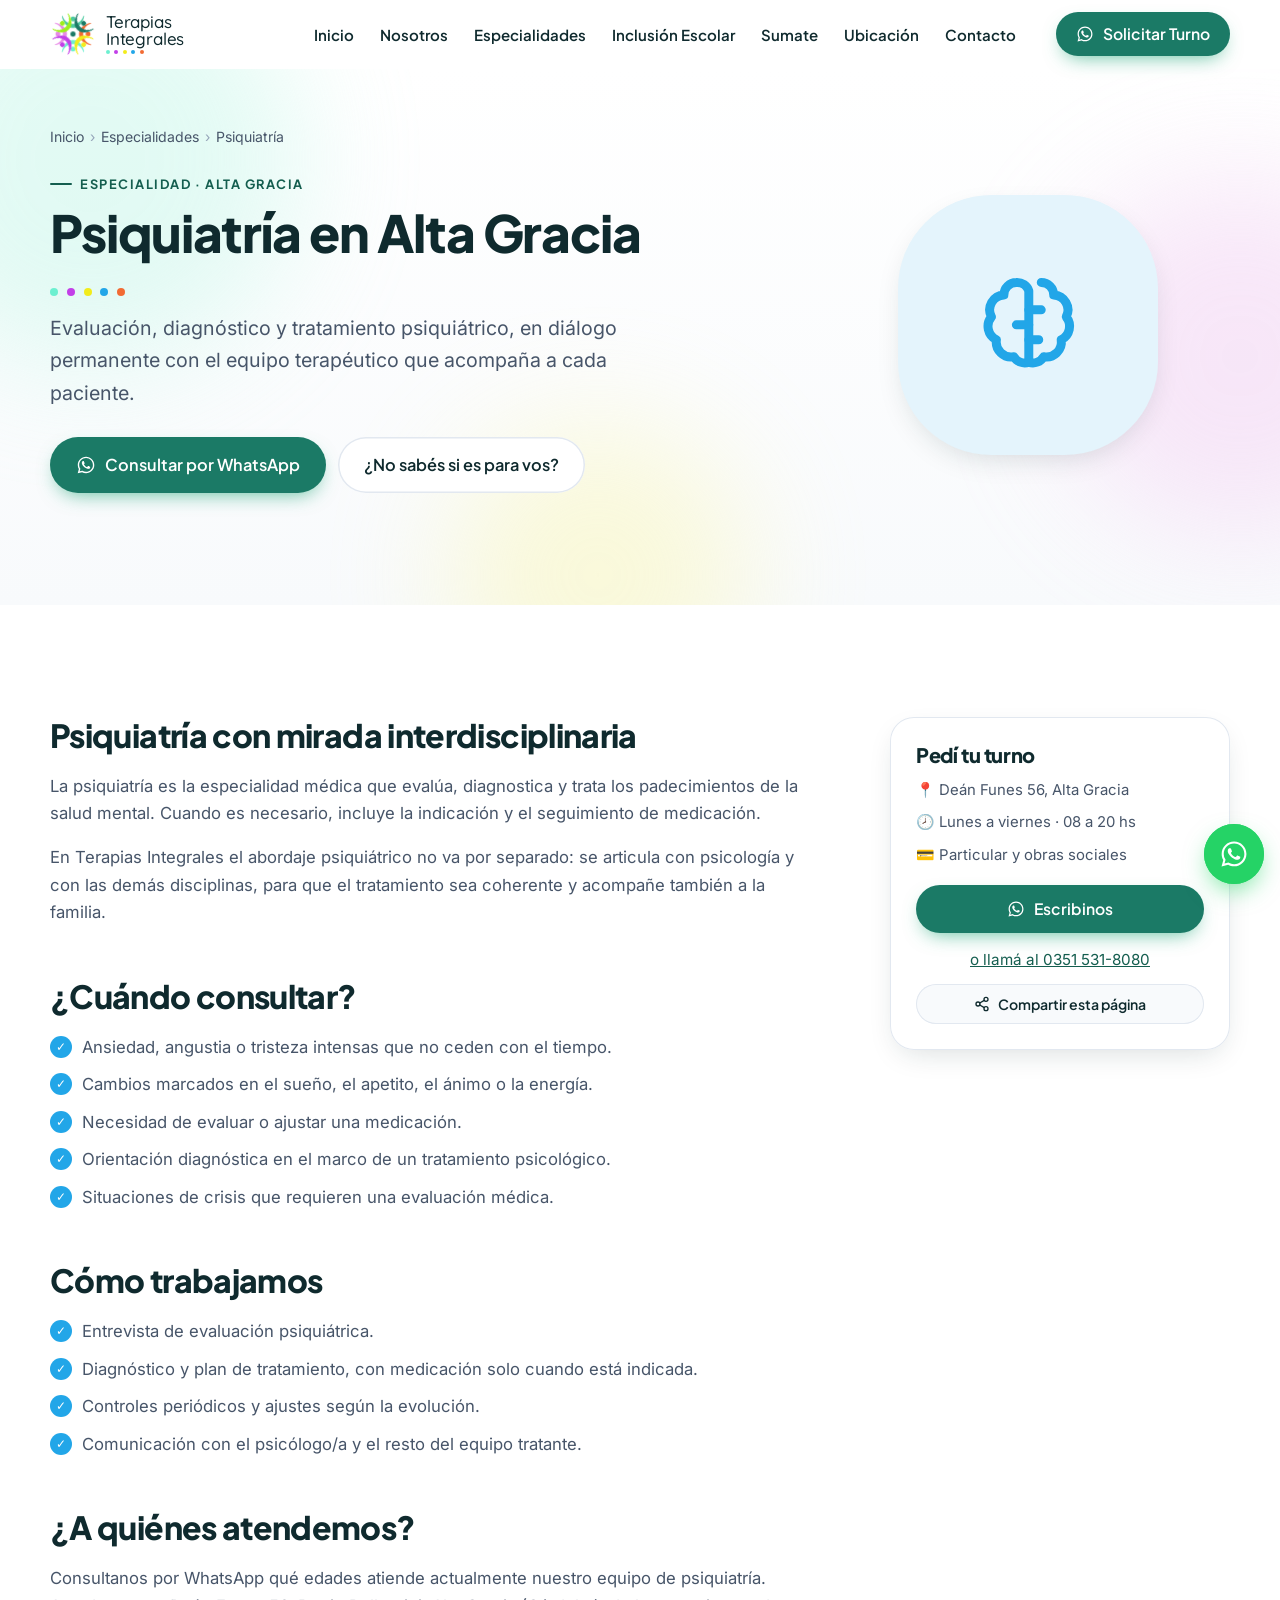
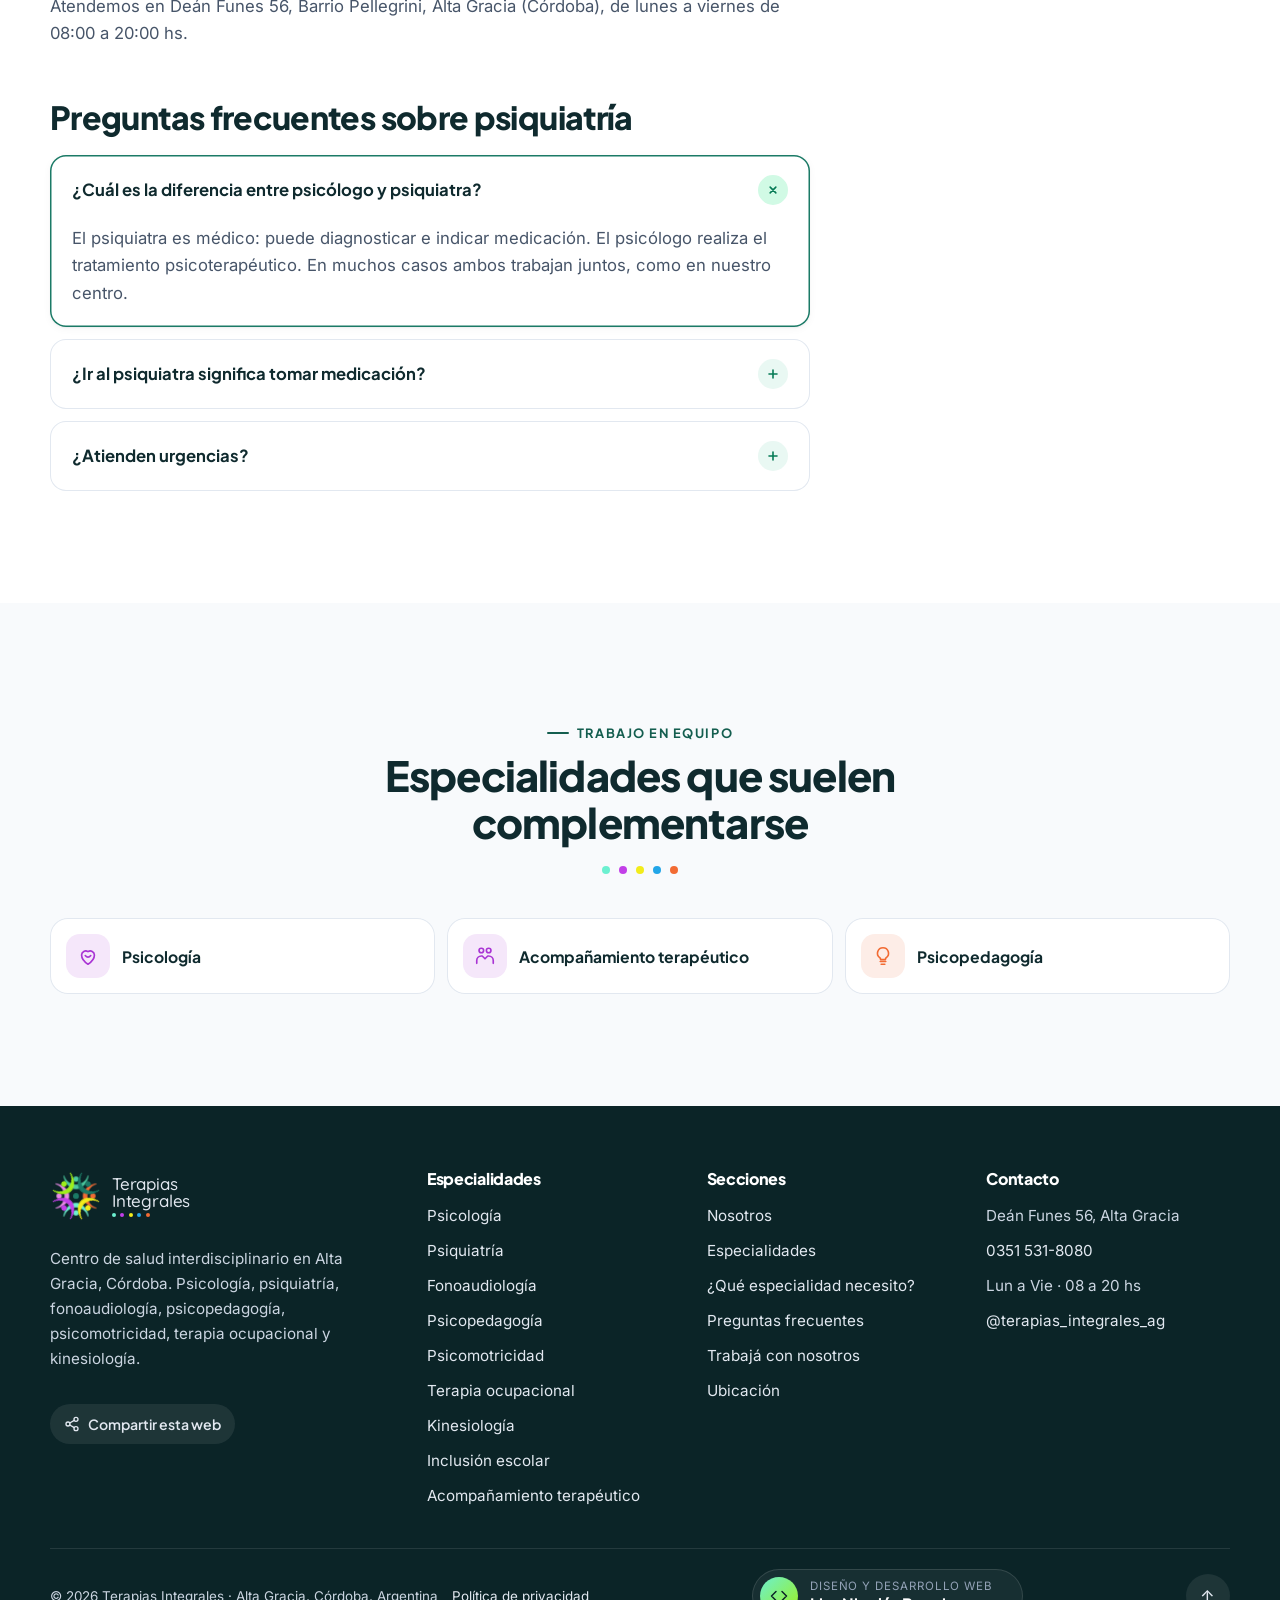
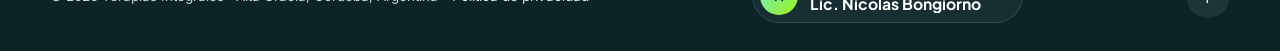
<file: psiquiatria-alta-gracia/index.html>
<!doctype html>
<!-- Diseño y desarrollo web: Lic. Nicolás Bongiorno · WhatsApp +54 9 351 657-5261 · https://wa.me/5493516575261 -->
<!-- Página generada por tools/build.py: editá tools/content.py y volvé a ejecutar el script. -->
<html lang="es-AR">
<head>
  <meta charset="utf-8">
  <meta name="viewport" content="width=device-width, initial-scale=1, viewport-fit=cover">
  <title>Psiquiatra en Alta Gracia | Evaluación y tratamiento psiquiátrico · Terapias Integrales</title>
  <meta name="description" content="Psiquiatría en Alta Gracia: evaluación, diagnóstico y tratamiento psiquiátrico, articulado con psicología y el equipo interdisciplinario.">
  <meta name="robots" content="index, follow, max-image-preview:large">
  <link rel="canonical" href="https://licbongiorno.github.io/terapiasintegrales/psiquiatria-alta-gracia/">
  <meta name="theme-color" content="#1B7A66">
  <meta name="geo.region" content="AR-X">
  <meta name="geo.placename" content="Alta Gracia, Córdoba">
  <meta property="og:type" content="website">
  <meta property="og:locale" content="es_AR">
  <meta property="og:site_name" content="Terapias Integrales">
  <meta property="og:title" content="Psiquiatra en Alta Gracia | Evaluación y tratamiento psiquiátrico · Terapias Integrales">
  <meta property="og:description" content="Psiquiatría en Alta Gracia: evaluación, diagnóstico y tratamiento psiquiátrico, articulado con psicología y el equipo interdisciplinario.">
  <meta property="og:url" content="https://licbongiorno.github.io/terapiasintegrales/psiquiatria-alta-gracia/">
  <meta property="og:image" content="https://licbongiorno.github.io/terapiasintegrales/assets/img/og-image.png">
  <meta name="twitter:card" content="summary_large_image">
  <link rel="icon" href="../assets/img/logo.svg" type="image/svg+xml">
  <link rel="apple-touch-icon" href="../assets/img/apple-touch-icon.png">
  <link rel="manifest" href="../site.webmanifest">
  <link rel="preload" href="../assets/fonts/plusjakartasans-latin.woff2" as="font" type="font/woff2" crossorigin>
  <link rel="preload" href="../assets/fonts/inter-latin.woff2" as="font" type="font/woff2" crossorigin>
  <link rel="stylesheet" href="../assets/css/styles.css">
  <script type="application/ld+json">
{
  "@context": "https://schema.org",
  "@graph": [
    {
      "@type": "MedicalWebPage",
      "@id": "https://licbongiorno.github.io/terapiasintegrales/psiquiatria-alta-gracia/#pagina",
      "url": "https://licbongiorno.github.io/terapiasintegrales/psiquiatria-alta-gracia/",
      "name": "Psiquiatra en Alta Gracia | Evaluación y tratamiento psiquiátrico · Terapias Integrales",
      "description": "Psiquiatría en Alta Gracia: evaluación, diagnóstico y tratamiento psiquiátrico, articulado con psicología y el equipo interdisciplinario.",
      "inLanguage": "es-AR",
      "isPartOf": {
        "@id": "https://licbongiorno.github.io/terapiasintegrales/#web"
      },
      "about": {
        "@id": "https://licbongiorno.github.io/terapiasintegrales/psiquiatria-alta-gracia/#servicio"
      },
      "lastReviewed": "2026-11-19",
      "breadcrumb": {
        "@id": "https://licbongiorno.github.io/terapiasintegrales/psiquiatria-alta-gracia/#ruta"
      }
    },
    {
      "@type": "MedicalTherapy",
      "@id": "https://licbongiorno.github.io/terapiasintegrales/psiquiatria-alta-gracia/#servicio",
      "name": "Psiquiatría en Alta Gracia",
      "description": "Evaluación, diagnóstico y tratamiento psiquiátrico, en diálogo permanente con el equipo terapéutico que acompaña a cada paciente."
    },
    {
      "@type": [
        "MedicalClinic",
        "LocalBusiness"
      ],
      "@id": "https://licbongiorno.github.io/terapiasintegrales/#clinica",
      "name": "Terapias Integrales",
      "url": "https://licbongiorno.github.io/terapiasintegrales/",
      "telephone": "+54 9 351 531-8080",
      "address": {
        "@type": "PostalAddress",
        "streetAddress": "Deán Funes 56, Barrio Pellegrini",
        "addressLocality": "Alta Gracia",
        "addressRegion": "Córdoba",
        "postalCode": "X5186GHG",
        "addressCountry": "AR"
      },
      "availableService": {
        "@id": "https://licbongiorno.github.io/terapiasintegrales/psiquiatria-alta-gracia/#servicio"
      }
    },
    {
      "@type": "BreadcrumbList",
      "@id": "https://licbongiorno.github.io/terapiasintegrales/psiquiatria-alta-gracia/#ruta",
      "itemListElement": [
        {
          "@type": "ListItem",
          "position": 1,
          "name": "Inicio",
          "item": "https://licbongiorno.github.io/terapiasintegrales/"
        },
        {
          "@type": "ListItem",
          "position": 2,
          "name": "Especialidades",
          "item": "https://licbongiorno.github.io/terapiasintegrales/#especialidades"
        },
        {
          "@type": "ListItem",
          "position": 3,
          "name": "Psiquiatría",
          "item": "https://licbongiorno.github.io/terapiasintegrales/psiquiatria-alta-gracia/"
        }
      ]
    },
    {
      "@type": "FAQPage",
      "mainEntity": [
        {
          "@type": "Question",
          "name": "¿Cuál es la diferencia entre psicólogo y psiquiatra?",
          "acceptedAnswer": {
            "@type": "Answer",
            "text": "El psiquiatra es médico: puede diagnosticar e indicar medicación. El psicólogo realiza el tratamiento psicoterapéutico. En muchos casos ambos trabajan juntos, como en nuestro centro."
          }
        },
        {
          "@type": "Question",
          "name": "¿Ir al psiquiatra significa tomar medicación?",
          "acceptedAnswer": {
            "@type": "Answer",
            "text": "No necesariamente. La medicación se indica solo cuando la evaluación lo justifica, y siempre se explica y se revisa en los controles."
          }
        },
        {
          "@type": "Question",
          "name": "¿Atienden urgencias?",
          "acceptedAnswer": {
            "@type": "Answer",
            "text": "Trabajamos con turnos programados. Ante una urgencia o riesgo, acudí a la guardia del hospital más cercano o llamá al 107."
          }
        }
      ]
    }
  ]
}
  </script>
</head>

<body>
  <a class="skip-link" href="#main">Saltar al contenido</a>
  <div class="scroll-progress" aria-hidden="true"></div>

  <header class="header" id="top">
    <nav class="nav container" aria-label="Navegación principal">
      <a class="brand" href="../" aria-label="Terapias Integrales, ir al inicio">
        <svg class="lm" viewBox="-320 -320 640 640" aria-hidden="true" focusable="false"><g transform="rotate(0)"><g class="lm-f" style="--i:0;color:var(--l-teal)"><use href="#lm-p"/></g></g><g transform="rotate(90)"><g class="lm-f" style="--i:2;color:var(--l-orange)"><use href="#lm-p"/></g></g><g transform="rotate(180)"><g class="lm-f" style="--i:4;color:var(--l-mint)"><use href="#lm-p"/></g></g><g transform="rotate(270)"><g class="lm-f" style="--i:6;color:var(--l-pink)"><use href="#lm-p"/></g></g><g transform="rotate(45)"><g class="lm-f" style="--i:1;color:var(--l-green)"><use href="#lm-p"/></g></g><g transform="rotate(135)"><g class="lm-f" style="--i:3;color:var(--l-yellow)"><use href="#lm-p"/></g></g><g transform="rotate(225)"><g class="lm-f" style="--i:5;color:var(--l-purple)"><use href="#lm-p"/></g></g><g transform="rotate(315)"><g class="lm-f" style="--i:7;color:var(--l-lime)"><use href="#lm-p"/></g></g><circle class="lm-c" r="36"/></svg>
        <span class="brand__text"><span>Terapias</span><span>Integrales</span><span class="ldots" aria-hidden="true"><i></i><i></i><i></i><i></i><i></i></span></span>
      </a>

      <ul class="nav__links" id="nav-menu">
        <li><a href="../">Inicio</a></li>
        <li><a href="../#nosotros">Nosotros</a></li>
        <li><a href="../#especialidades">Especialidades</a></li>
        <li><a href="../#programas">Inclusión Escolar</a></li>
        <li><a href="../#trabaja-con-nosotros">Sumate</a></li>
        <li><a href="../#ubicacion">Ubicación</a></li>
        <li><a href="../#contacto">Contacto</a></li>
        <li class="nav__cta-mobile"><a class="btn btn--primary js-wa" href="https://wa.me/5493515318080?text=Hola%20Terapias%20Integrales%2C%20quisiera%20hacer%20una%20consulta%20por%20un%20turno." target="_blank" rel="noopener">Solicitar Turno</a></li>
      </ul>

      <a class="btn btn--primary nav__cta magnetic" href="https://wa.me/5493515318080?text=Hola%20Terapias%20Integrales%2C%20quisiera%20hacer%20una%20consulta%20por%20un%20turno." target="_blank" rel="noopener">
        <svg aria-hidden="true" width="18" height="18"><use href="#i-wa"/></svg>
        Solicitar Turno
      </a>

      <button class="nav__toggle" aria-controls="nav-menu" aria-expanded="false" aria-label="Abrir menú">
        <span></span><span></span><span></span>
      </button>
    </nav>
  </header>
  <div class="nav__backdrop" aria-hidden="true"></div>

  <main id="main">
    <section class="page-hero" style="--c:var(--blue)" aria-labelledby="page-title">
      <div class="hero__bg" aria-hidden="true">
        <span class="blob blob--1"></span>
        <span class="blob blob--2"></span>
        <span class="blob blob--3"></span>
      </div>
      <div class="container page-hero__grid">
        <div>
          <nav class="crumbs" aria-label="Ruta de navegación">
            <ol>
              <li><a href="../">Inicio</a></li>
              <li><a href="../#especialidades">Especialidades</a></li>
              <li aria-current="page">Psiquiatría</li>
            </ol>
          </nav>
          <p class="eyebrow reveal">Especialidad · Alta Gracia</p>
          <h1 id="page-title" class="reveal">Psiquiatría en Alta Gracia</h1>
          <span class="ldots reveal" aria-hidden="true"><i></i><i></i><i></i><i></i><i></i></span>
          <p class="hero__lead reveal">Evaluación, diagnóstico y tratamiento psiquiátrico, en diálogo permanente con el equipo terapéutico que acompaña a cada paciente.</p>
          <div class="hero__actions reveal">
            <a class="btn btn--primary btn--lg magnetic" href="https://wa.me/5493515318080?text=Hola%20Terapias%20Integrales%2C%20quisiera%20consultar%20por%20psiquiatr%C3%ADa." target="_blank" rel="noopener">
              <svg aria-hidden="true" width="20" height="20"><use href="#i-wa"/></svg>
              Consultar por WhatsApp
            </a>
            <a class="btn btn--ghost btn--lg" href="../#orientador-seccion">¿No sabés si es para vos?</a>
          </div>
        </div>
        <div class="page-hero__icon reveal" aria-hidden="true"><svg><use href="#i-psiq"/></svg></div>
      </div>
    </section>

    <section class="section">
      <div class="container page-layout">
        <article class="prose" style="--c:var(--blue)">
          <h2 class="reveal">Psiquiatría con mirada interdisciplinaria</h2>
          <p class="reveal">La psiquiatría es la especialidad médica que evalúa, diagnostica y trata los padecimientos de la salud mental. Cuando es necesario, incluye la indicación y el seguimiento de medicación.</p>
          <p class="reveal">En Terapias Integrales el abordaje psiquiátrico no va por separado: se articula con psicología y con las demás disciplinas, para que el tratamiento sea coherente y acompañe también a la familia.</p>

          <h2 class="reveal">¿Cuándo consultar?</h2>
          <ul class="checks-ink reveal">
              <li>Ansiedad, angustia o tristeza intensas que no ceden con el tiempo.</li>
              <li>Cambios marcados en el sueño, el apetito, el ánimo o la energía.</li>
              <li>Necesidad de evaluar o ajustar una medicación.</li>
              <li>Orientación diagnóstica en el marco de un tratamiento psicológico.</li>
              <li>Situaciones de crisis que requieren una evaluación médica.</li>
          </ul>

          <h2 class="reveal">Cómo trabajamos</h2>
          <ul class="checks-ink reveal">
              <li>Entrevista de evaluación psiquiátrica.</li>
              <li>Diagnóstico y plan de tratamiento, con medicación solo cuando está indicada.</li>
              <li>Controles periódicos y ajustes según la evolución.</li>
              <li>Comunicación con el psicólogo/a y el resto del equipo tratante.</li>
          </ul>

          <h2 class="reveal">¿A quiénes atendemos?</h2>
          <p class="reveal">Consultanos por WhatsApp qué edades atiende actualmente nuestro equipo de psiquiatría. Atendemos en Deán Funes 56, Barrio Pellegrini, Alta Gracia (Córdoba), de lunes a viernes de 08:00 a 20:00 hs.</p>

          <h2 class="reveal">Preguntas frecuentes sobre psiquiatría</h2>
          <div class="accordion">
            <details class="acc reveal" name="faq" open>
              <summary>¿Cuál es la diferencia entre psicólogo y psiquiatra?</summary>
              <div class="acc__body"><p>El psiquiatra es médico: puede diagnosticar e indicar medicación. El psicólogo realiza el tratamiento psicoterapéutico. En muchos casos ambos trabajan juntos, como en nuestro centro.</p></div>
            </details>
            <details class="acc reveal" name="faq">
              <summary>¿Ir al psiquiatra significa tomar medicación?</summary>
              <div class="acc__body"><p>No necesariamente. La medicación se indica solo cuando la evaluación lo justifica, y siempre se explica y se revisa en los controles.</p></div>
            </details>
            <details class="acc reveal" name="faq">
              <summary>¿Atienden urgencias?</summary>
              <div class="acc__body"><p>Trabajamos con turnos programados. Ante una urgencia o riesgo, acudí a la guardia del hospital más cercano o llamá al 107.</p></div>
            </details>
          </div>
        </article>

        <aside class="page-aside">
          <div class="aside-card reveal">
            <h2>Pedí tu turno</h2>
            <ul>
              <li>📍 Deán Funes 56, Alta Gracia</li>
              <li>🕗 Lunes a viernes · 08 a 20 hs</li>
              <li>💳 Particular y obras sociales</li>
            </ul>
            <a class="btn btn--primary magnetic" href="https://wa.me/5493515318080?text=Hola%20Terapias%20Integrales%2C%20quisiera%20consultar%20por%20psiquiatr%C3%ADa." target="_blank" rel="noopener">
              <svg aria-hidden="true" width="18" height="18"><use href="#i-wa"/></svg> Escribinos
            </a>
            <p style="margin:14px 0 0;text-align:center"><a href="tel:+5493515318080">o llamá al 0351 531-8080</a></p>
            <button type="button" class="share-btn share-btn--light js-share">
              <svg aria-hidden="true" width="16" height="16" viewBox="0 0 24 24" fill="none" stroke="currentColor" stroke-width="2" stroke-linecap="round" stroke-linejoin="round"><circle cx="18" cy="5" r="3"/><circle cx="6" cy="12" r="3"/><circle cx="18" cy="19" r="3"/><path d="m8.6 13.5 6.8 4M15.4 6.5l-6.8 4"/></svg>
              Compartir esta página
            </button>
          </div>
        </aside>
      </div>
    </section>

    <section class="section section--soft" aria-labelledby="rel-title">
      <div class="container">
        <header class="section__head">
          <p class="eyebrow reveal">Trabajo en equipo</p>
          <h2 id="rel-title" class="reveal">Especialidades que suelen complementarse</h2>
          <span class="ldots reveal" aria-hidden="true"><i></i><i></i><i></i><i></i><i></i></span>
        </header>
        <ul class="related reveal">
            <li><a href="../psicologia-alta-gracia/" style="--c:var(--purple)"><span class="card__icon"><svg aria-hidden="true"><use href="#i-psico"/></svg></span>Psicología</a></li>
            <li><a href="../acompanamiento-terapeutico-alta-gracia/" style="--c:var(--purple)"><span class="card__icon"><svg aria-hidden="true"><use href="#i-hands"/></svg></span>Acompañamiento terapéutico</a></li>
            <li><a href="../psicopedagogia-alta-gracia/" style="--c:var(--coral)"><span class="card__icon"><svg aria-hidden="true"><use href="#i-psp"/></svg></span>Psicopedagogía</a></li>
        </ul>
      </div>
    </section>
  </main>

  <!-- ================= FOOTER ================= -->
  <footer class="footer">
    <div class="container footer__grid">
      <div>
        <a class="brand brand--light" href="../" aria-label="Terapias Integrales, ir al inicio">
          <svg class="lm lm--footer" viewBox="-320 -320 640 640" aria-hidden="true" focusable="false"><g transform="rotate(0)"><g class="lm-f" style="--i:0;color:var(--l-teal)"><use href="#lm-p"/></g></g><g transform="rotate(90)"><g class="lm-f" style="--i:2;color:var(--l-orange)"><use href="#lm-p"/></g></g><g transform="rotate(180)"><g class="lm-f" style="--i:4;color:var(--l-mint)"><use href="#lm-p"/></g></g><g transform="rotate(270)"><g class="lm-f" style="--i:6;color:var(--l-pink)"><use href="#lm-p"/></g></g><g transform="rotate(45)"><g class="lm-f" style="--i:1;color:var(--l-green)"><use href="#lm-p"/></g></g><g transform="rotate(135)"><g class="lm-f" style="--i:3;color:var(--l-yellow)"><use href="#lm-p"/></g></g><g transform="rotate(225)"><g class="lm-f" style="--i:5;color:var(--l-purple)"><use href="#lm-p"/></g></g><g transform="rotate(315)"><g class="lm-f" style="--i:7;color:var(--l-lime)"><use href="#lm-p"/></g></g><circle class="lm-c" r="36"/></svg>
          <span class="brand__text"><span>Terapias</span><span>Integrales</span><span class="ldots" aria-hidden="true"><i></i><i></i><i></i><i></i><i></i></span></span>
        </a>
        <p class="footer__about">Centro de salud interdisciplinario en Alta Gracia, Córdoba. Psicología, psiquiatría, fonoaudiología, psicopedagogía, psicomotricidad, terapia ocupacional y kinesiología.</p>
        <button type="button" class="share-btn footer__share js-share">
          <svg aria-hidden="true" width="16" height="16" viewBox="0 0 24 24" fill="none" stroke="currentColor" stroke-width="2" stroke-linecap="round" stroke-linejoin="round"><circle cx="18" cy="5" r="3"/><circle cx="6" cy="12" r="3"/><circle cx="18" cy="19" r="3"/><path d="m8.6 13.5 6.8 4M15.4 6.5l-6.8 4"/></svg>
          Compartir esta web
        </button>
      </div>
      <nav aria-label="Especialidades">
        <h2 class="footer__title">Especialidades</h2>
        <ul>
          <li><a href="../psicologia-alta-gracia/">Psicología</a></li>
          <li><a href="../psiquiatria-alta-gracia/">Psiquiatría</a></li>
          <li><a href="../fonoaudiologia-alta-gracia/">Fonoaudiología</a></li>
          <li><a href="../psicopedagogia-alta-gracia/">Psicopedagogía</a></li>
          <li><a href="../psicomotricidad-alta-gracia/">Psicomotricidad</a></li>
          <li><a href="../terapia-ocupacional-alta-gracia/">Terapia ocupacional</a></li>
          <li><a href="../kinesiologia-alta-gracia/">Kinesiología</a></li>
          <li><a href="../inclusion-escolar-alta-gracia/">Inclusión escolar</a></li>
          <li><a href="../acompanamiento-terapeutico-alta-gracia/">Acompañamiento terapéutico</a></li>
        </ul>
      </nav>
      <nav aria-label="Enlaces del pie">
        <h2 class="footer__title">Secciones</h2>
        <ul>
          <li><a href="../#nosotros">Nosotros</a></li>
          <li><a href="../#especialidades">Especialidades</a></li>
          <li><a href="../#orientador-seccion">¿Qué especialidad necesito?</a></li>
          <li><a href="../#faq">Preguntas frecuentes</a></li>
          <li><a href="../#trabaja-con-nosotros">Trabajá con nosotros</a></li>
          <li><a href="../#ubicacion">Ubicación</a></li>
        </ul>
      </nav>
      <div>
        <h2 class="footer__title">Contacto</h2>
        <ul>
          <li>Deán Funes 56, Alta Gracia</li>
          <li><a href="tel:+5493515318080">0351 531-8080</a></li>
          <li>Lun a Vie · 08 a 20 hs</li>
          <li><a href="https://www.instagram.com/terapias_integrales_ag/" target="_blank" rel="noopener">@terapias_integrales_ag</a></li>
        </ul>
      </div>
    </div>
    <div class="container footer__bottom">
      <div class="footer__legal">
        <p>© <span id="year">2026</span> Terapias Integrales · Alta Gracia, Córdoba, Argentina</p>
        <a href="../privacidad/">Política de privacidad</a>
      </div>

      <!-- Crédito de diseño -->
      <a class="credit" href="https://wa.me/5493516575261?text=Hola%20Nicol%C3%A1s%2C%20vi%20la%20web%20de%20Terapias%20Integrales%20y%20me%20gustar%C3%ADa%20una%20p%C3%A1gina%20web%20para%20mi%20proyecto." target="_blank" rel="noopener" aria-label="Diseño y desarrollo web por Lic. Nicolás Bongiorno. ¿Querés una web así? Escribile por WhatsApp al 351 657-5261">
        <span class="credit__badge" aria-hidden="true">
          <svg width="18" height="18" viewBox="0 0 24 24" fill="none" stroke="currentColor" stroke-width="2" stroke-linecap="round" stroke-linejoin="round"><path d="m16 18 6-6-6-6M8 6l-6 6 6 6"/></svg>
        </span>
        <span class="credit__text">
          <span class="credit__small">Diseño y desarrollo web</span>
          <span class="credit__name">Lic. Nicolás Bongiorno</span>
        </span>
        <span class="credit__cta" aria-hidden="true">
          <svg width="16" height="16"><use href="#i-wa"/></svg>
          <span>¿Querés una web así? <strong>351 657-5261</strong></span>
        </span>
      </a>

      <a href="#top" class="to-top" aria-label="Volver arriba">↑</a>
    </div>
  </footer>

  <!-- ================= WHATSAPP FLOTANTE ================= -->
  <a class="wa-float" href="https://wa.me/5493515318080?text=Hola%20Terapias%20Integrales%2C%20quisiera%20hacer%20una%20consulta%20por%20un%20turno." target="_blank" rel="noopener" aria-label="Escribinos por WhatsApp">
    <span class="wa-float__tip">¿Te ayudamos? <strong>Escribinos</strong></span>
    <span class="wa-float__btn"><svg aria-hidden="true" width="30" height="30"><use href="#i-wa"/></svg></span>
  </a>

  <div class="toast" role="status" aria-live="polite"></div>

  <!-- ================= SPRITE DE ÍCONOS ================= -->
  <svg width="0" height="0" style="position:absolute" aria-hidden="true">
    <defs>
      <g id="lm-p"><circle cx="0" cy="-208" r="34" fill="currentColor"/><path d="M-150 -250 C-120 -34 120 -34 150 -250 C100 -100 -100 -100 -150 -250Z" fill="currentColor" stroke="currentColor" stroke-width="8" stroke-linejoin="round"/></g>
      <symbol id="i-wa" viewBox="0 0 24 24"><path fill="currentColor" d="M12.04 2C6.58 2 2.13 6.45 2.13 11.91c0 1.75.46 3.45 1.32 4.95L2.05 22l5.25-1.38c1.45.79 3.08 1.21 4.74 1.21 5.46 0 9.91-4.45 9.91-9.91C21.95 6.45 17.5 2 12.04 2Zm0 18.15c-1.48 0-2.93-.4-4.2-1.15l-.3-.18-3.12.82.83-3.04-.2-.31a8.2 8.2 0 0 1-1.26-4.38c0-4.54 3.7-8.24 8.25-8.24 4.54 0 8.24 3.7 8.24 8.24 0 4.55-3.7 8.24-8.24 8.24Zm4.52-6.16c-.25-.12-1.47-.72-1.69-.81-.23-.08-.39-.12-.56.13-.16.25-.64.81-.78.97-.15.17-.29.19-.54.06-.25-.12-1.05-.39-1.99-1.23-.74-.66-1.23-1.47-1.38-1.72-.14-.25-.01-.38.11-.51.11-.11.25-.29.37-.43.13-.15.17-.25.25-.42.08-.17.04-.31-.02-.43-.06-.13-.56-1.35-.77-1.84-.2-.48-.41-.42-.56-.43h-.48c-.17 0-.43.06-.66.31-.22.25-.86.85-.86 2.07s.89 2.4 1.01 2.56c.12.17 1.75 2.67 4.23 3.74.59.26 1.05.41 1.41.52.59.19 1.13.16 1.56.1.48-.07 1.47-.6 1.67-1.18.21-.58.21-1.07.14-1.18-.06-.1-.22-.16-.47-.28Z"/></symbol>
      <symbol id="i-arrow" viewBox="0 0 24 24"><path fill="none" stroke="currentColor" stroke-width="2" stroke-linecap="round" stroke-linejoin="round" d="M5 12h14M13 6l6 6-6 6"/></symbol>
      <symbol id="i-psico" viewBox="0 0 24 24"><g fill="none" stroke="currentColor" stroke-width="1.8" stroke-linecap="round" stroke-linejoin="round"><path d="M12 21s-7-4.35-7-10a4.5 4.5 0 0 1 7-3.74A4.5 4.5 0 0 1 19 11c0 5.65-7 10-7 10Z"/><path d="M9 11.5c1 1.3 2 1.8 3 1.8s2-.5 3-1.8"/></g></symbol>
      <symbol id="i-fono" viewBox="0 0 24 24"><g fill="none" stroke="currentColor" stroke-width="1.8" stroke-linecap="round" stroke-linejoin="round"><path d="M4 12h2M8 8v8M12 5v14M16 8v8M20 11v2"/></g></symbol>
      <symbol id="i-psp" viewBox="0 0 24 24"><g fill="none" stroke="currentColor" stroke-width="1.8" stroke-linecap="round" stroke-linejoin="round"><path d="M9 18h6M10 21h4"/><path d="M12 3a6 6 0 0 0-3.6 10.8c.6.45 1 1.2 1 2V16h5.2v-.2c0-.8.4-1.55 1-2A6 6 0 0 0 12 3Z"/></g></symbol>
      <symbol id="i-motor" viewBox="0 0 24 24"><g fill="none" stroke="currentColor" stroke-width="1.8" stroke-linecap="round" stroke-linejoin="round"><circle cx="13" cy="4.5" r="1.8"/><path d="M7 21l3-6 3 2 1 4M9 11l3-3 3 3 3 1M10 15l2-7"/></g></symbol>
      <symbol id="i-kine" viewBox="0 0 24 24"><g fill="none" stroke="currentColor" stroke-width="1.8" stroke-linecap="round" stroke-linejoin="round"><path d="M12 3v18M9 6c0 1.5 6 1.5 6 0M9 10c0 1.5 6 1.5 6 0M9 14c0 1.5 6 1.5 6 0M9 18c0 1.5 6 1.5 6 0"/></g></symbol>
      <symbol id="i-psiq" viewBox="0 0 24 24"><g fill="none" stroke="currentColor" stroke-width="1.8" stroke-linecap="round" stroke-linejoin="round"><path d="M9.5 3.5A2.5 2.5 0 0 0 7 6a3 3 0 0 0-2.5 4.4A3 3 0 0 0 5.5 15 3 3 0 0 0 9 18.4a2.5 2.5 0 0 0 3 1.1V5.2a2.5 2.5 0 0 0-2.5-1.7Z"/><path d="M14.5 3.5A2.5 2.5 0 0 1 17 6a3 3 0 0 1 2.5 4.4A3 3 0 0 1 18.5 15a3 3 0 0 1-3.5 3.4 2.5 2.5 0 0 1-3 1.1"/><path d="M12 9h2.5M9.5 12H12M12 15h2"/></g></symbol>
      <symbol id="i-to" viewBox="0 0 24 24"><g fill="none" stroke="currentColor" stroke-width="1.8" stroke-linecap="round" stroke-linejoin="round"><path d="M8 13V5.5a1.5 1.5 0 0 1 3 0V11"/><path d="M11 10.5V4a1.5 1.5 0 0 1 3 0v7"/><path d="M14 10.5V5.5a1.5 1.5 0 0 1 3 0V14a6 6 0 0 1-6 6h-.7a6 6 0 0 1-4.9-2.6L3.2 14a1.5 1.5 0 0 1 2.5-1.6L8 15"/></g></symbol>
      <symbol id="i-school" viewBox="0 0 24 24"><g fill="none" stroke="currentColor" stroke-width="1.8" stroke-linecap="round" stroke-linejoin="round"><path d="M2 9l10-5 10 5-10 5L2 9Z"/><path d="M6 11v5c0 1.5 3 3 6 3s6-1.5 6-3v-5M22 9v6"/></g></symbol>
      <symbol id="i-hands" viewBox="0 0 24 24"><g fill="none" stroke="currentColor" stroke-width="1.8" stroke-linecap="round" stroke-linejoin="round"><circle cx="8" cy="6" r="2.5"/><circle cx="16" cy="6" r="2.5"/><path d="M3 20v-3a5 5 0 0 1 5-5h1l3 3 3-3h1a5 5 0 0 1 5 5v3"/></g></symbol>
      <symbol id="i-shield" viewBox="0 0 24 24"><g fill="none" stroke="currentColor" stroke-width="1.8" stroke-linecap="round" stroke-linejoin="round"><path d="M12 3l8 3v6c0 5-3.5 8-8 9-4.5-1-8-4-8-9V6l8-3Z"/><path d="M9 12l2 2 4-4"/></g></symbol>
      <symbol id="i-pin" viewBox="0 0 24 24"><g fill="none" stroke="currentColor" stroke-width="1.8" stroke-linecap="round" stroke-linejoin="round"><path d="M12 21s-7-6.2-7-12a7 7 0 0 1 14 0c0 5.8-7 12-7 12Z"/><circle cx="12" cy="9" r="2.5"/></g></symbol>
      <symbol id="i-clock" viewBox="0 0 24 24"><g fill="none" stroke="currentColor" stroke-width="1.8" stroke-linecap="round"><circle cx="12" cy="12" r="9"/><path d="M12 7v5l3 2"/></g></symbol>
      <symbol id="i-phone" viewBox="0 0 24 24"><path fill="none" stroke="currentColor" stroke-width="1.8" stroke-linejoin="round" d="M5 3h3l2 5-2.5 1.5a11 11 0 0 0 7 7L16 14l5 2v3a2 2 0 0 1-2 2A16 16 0 0 1 3 5a2 2 0 0 1 2-2Z"/></symbol>
      <symbol id="i-ig" viewBox="0 0 24 24"><g fill="none" stroke="currentColor" stroke-width="1.8"><rect x="3" y="3" width="18" height="18" rx="5"/><circle cx="12" cy="12" r="4"/><circle cx="17.5" cy="6.5" r="1" fill="currentColor"/></g></symbol>
    </defs>
  </svg>

  <script src="../assets/js/main.js" defer></script>
</body>
</html>
</file>
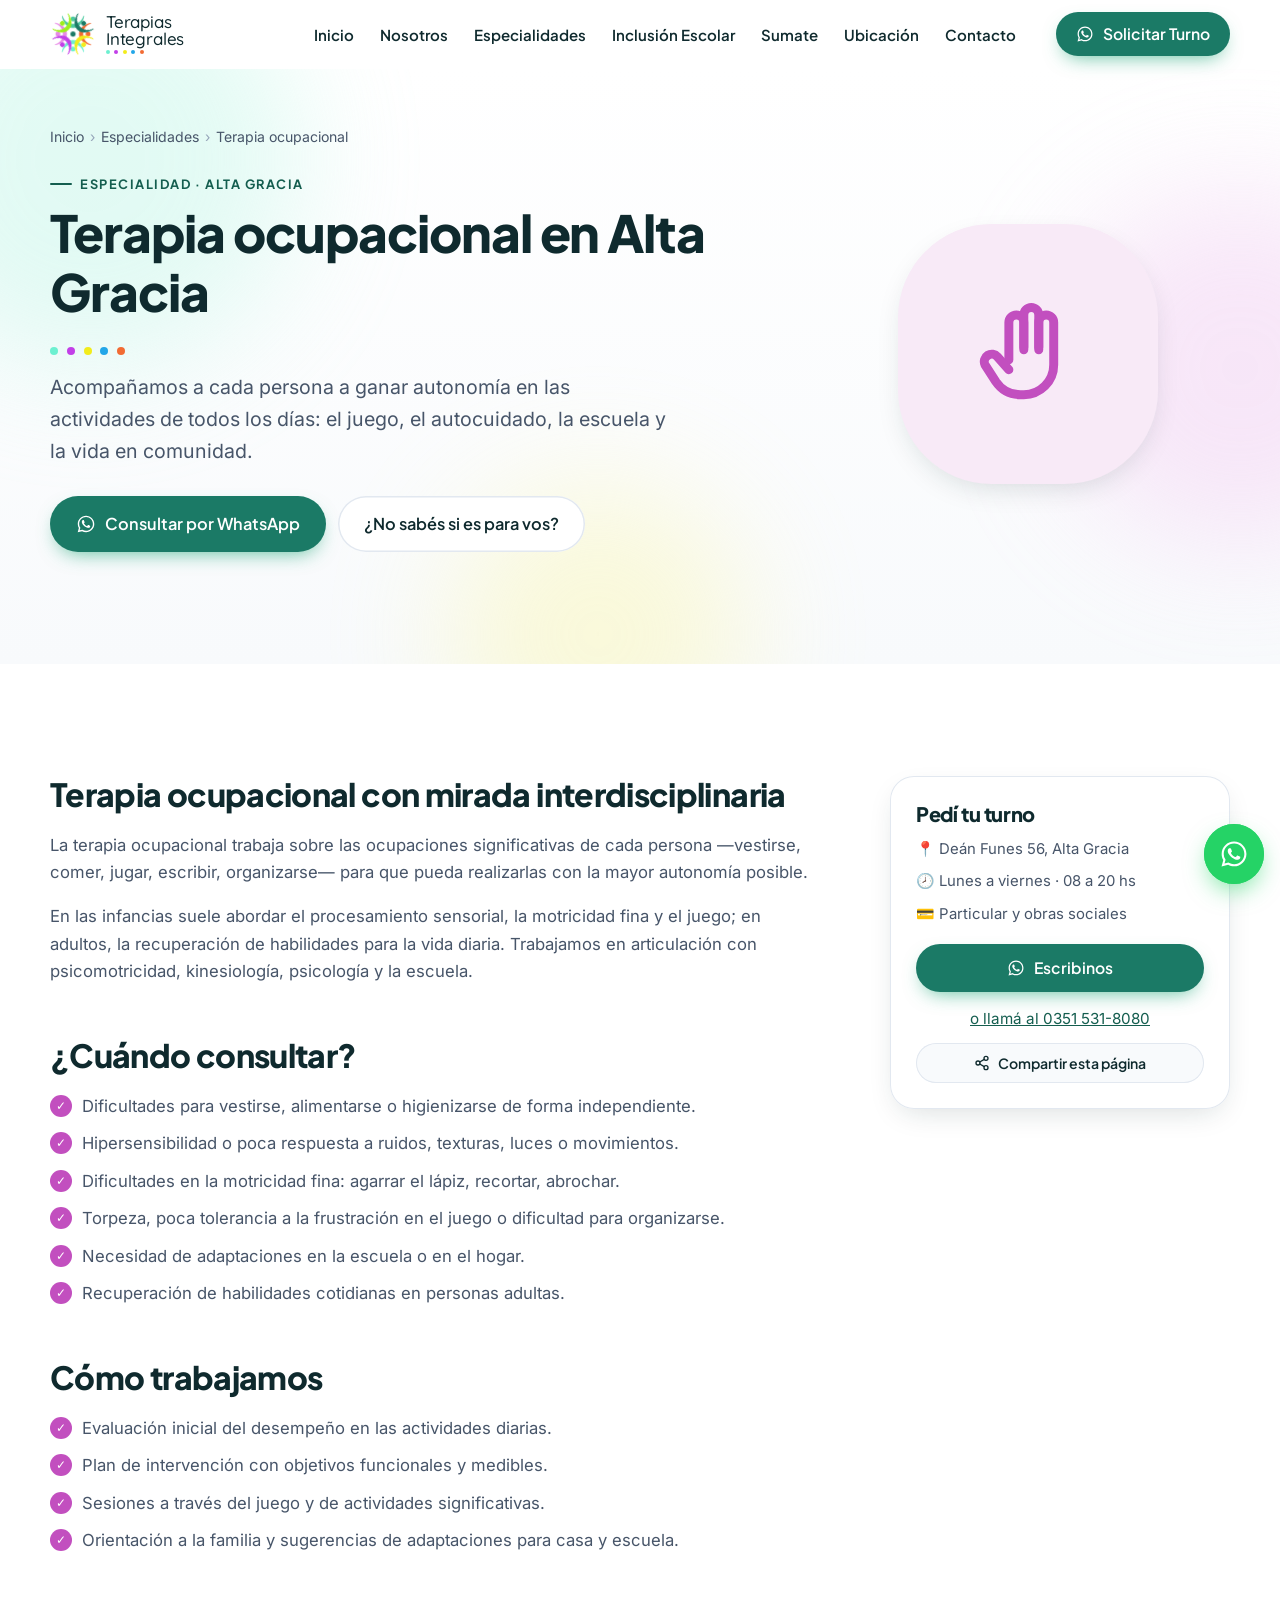
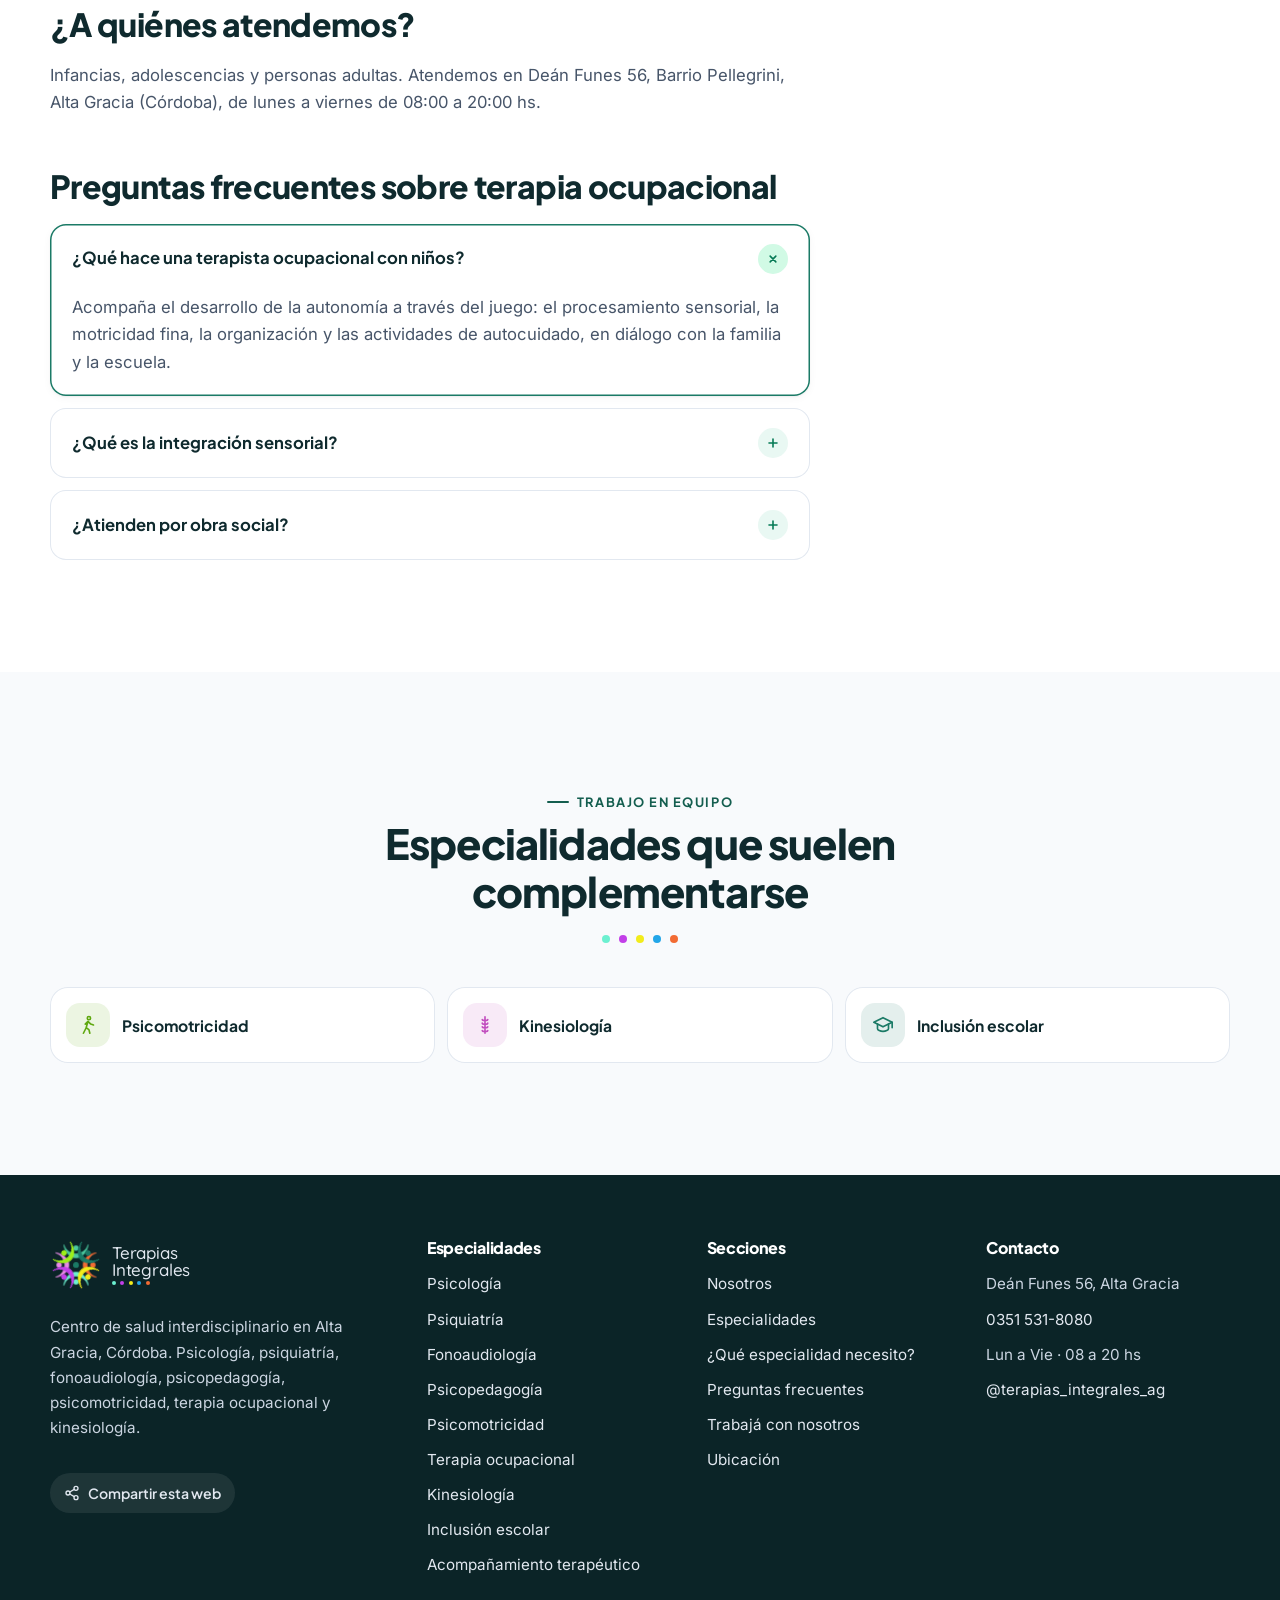
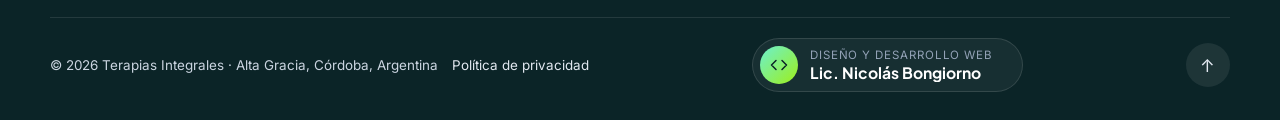
<file: terapia-ocupacional-alta-gracia/index.html>
<!doctype html>
<!-- Diseño y desarrollo web: Lic. Nicolás Bongiorno · WhatsApp +54 9 351 657-5261 · https://wa.me/5493516575261 -->
<!-- Página generada por tools/build.py: editá tools/content.py y volvé a ejecutar el script. -->
<html lang="es-AR">
<head>
  <meta charset="utf-8">
  <meta name="viewport" content="width=device-width, initial-scale=1, viewport-fit=cover">
  <title>Terapia ocupacional en Alta Gracia | Integración sensorial y autonomía · Terapias Integrales</title>
  <meta name="description" content="Terapia ocupacional en Alta Gracia: autonomía en la vida diaria, integración sensorial, motricidad fina y juego, para niños y adultos.">
  <meta name="robots" content="index, follow, max-image-preview:large">
  <link rel="canonical" href="https://licbongiorno.github.io/terapiasintegrales/terapia-ocupacional-alta-gracia/">
  <meta name="theme-color" content="#1B7A66">
  <meta name="geo.region" content="AR-X">
  <meta name="geo.placename" content="Alta Gracia, Córdoba">
  <meta property="og:type" content="website">
  <meta property="og:locale" content="es_AR">
  <meta property="og:site_name" content="Terapias Integrales">
  <meta property="og:title" content="Terapia ocupacional en Alta Gracia | Integración sensorial y autonomía · Terapias Integrales">
  <meta property="og:description" content="Terapia ocupacional en Alta Gracia: autonomía en la vida diaria, integración sensorial, motricidad fina y juego, para niños y adultos.">
  <meta property="og:url" content="https://licbongiorno.github.io/terapiasintegrales/terapia-ocupacional-alta-gracia/">
  <meta property="og:image" content="https://licbongiorno.github.io/terapiasintegrales/assets/img/og-image.png">
  <meta name="twitter:card" content="summary_large_image">
  <link rel="icon" href="../assets/img/logo.svg" type="image/svg+xml">
  <link rel="apple-touch-icon" href="../assets/img/apple-touch-icon.png">
  <link rel="manifest" href="../site.webmanifest">
  <link rel="preload" href="../assets/fonts/plusjakartasans-latin.woff2" as="font" type="font/woff2" crossorigin>
  <link rel="preload" href="../assets/fonts/inter-latin.woff2" as="font" type="font/woff2" crossorigin>
  <link rel="stylesheet" href="../assets/css/styles.css">
  <script type="application/ld+json">
{
  "@context": "https://schema.org",
  "@graph": [
    {
      "@type": "MedicalWebPage",
      "@id": "https://licbongiorno.github.io/terapiasintegrales/terapia-ocupacional-alta-gracia/#pagina",
      "url": "https://licbongiorno.github.io/terapiasintegrales/terapia-ocupacional-alta-gracia/",
      "name": "Terapia ocupacional en Alta Gracia | Integración sensorial y autonomía · Terapias Integrales",
      "description": "Terapia ocupacional en Alta Gracia: autonomía en la vida diaria, integración sensorial, motricidad fina y juego, para niños y adultos.",
      "inLanguage": "es-AR",
      "isPartOf": {
        "@id": "https://licbongiorno.github.io/terapiasintegrales/#web"
      },
      "about": {
        "@id": "https://licbongiorno.github.io/terapiasintegrales/terapia-ocupacional-alta-gracia/#servicio"
      },
      "lastReviewed": "2026-11-19",
      "breadcrumb": {
        "@id": "https://licbongiorno.github.io/terapiasintegrales/terapia-ocupacional-alta-gracia/#ruta"
      }
    },
    {
      "@type": "MedicalTherapy",
      "@id": "https://licbongiorno.github.io/terapiasintegrales/terapia-ocupacional-alta-gracia/#servicio",
      "name": "Terapia ocupacional en Alta Gracia",
      "description": "Acompañamos a cada persona a ganar autonomía en las actividades de todos los días: el juego, el autocuidado, la escuela y la vida en comunidad."
    },
    {
      "@type": [
        "MedicalClinic",
        "LocalBusiness"
      ],
      "@id": "https://licbongiorno.github.io/terapiasintegrales/#clinica",
      "name": "Terapias Integrales",
      "url": "https://licbongiorno.github.io/terapiasintegrales/",
      "telephone": "+54 9 351 531-8080",
      "address": {
        "@type": "PostalAddress",
        "streetAddress": "Deán Funes 56, Barrio Pellegrini",
        "addressLocality": "Alta Gracia",
        "addressRegion": "Córdoba",
        "postalCode": "X5186GHG",
        "addressCountry": "AR"
      },
      "availableService": {
        "@id": "https://licbongiorno.github.io/terapiasintegrales/terapia-ocupacional-alta-gracia/#servicio"
      }
    },
    {
      "@type": "BreadcrumbList",
      "@id": "https://licbongiorno.github.io/terapiasintegrales/terapia-ocupacional-alta-gracia/#ruta",
      "itemListElement": [
        {
          "@type": "ListItem",
          "position": 1,
          "name": "Inicio",
          "item": "https://licbongiorno.github.io/terapiasintegrales/"
        },
        {
          "@type": "ListItem",
          "position": 2,
          "name": "Especialidades",
          "item": "https://licbongiorno.github.io/terapiasintegrales/#especialidades"
        },
        {
          "@type": "ListItem",
          "position": 3,
          "name": "Terapia ocupacional",
          "item": "https://licbongiorno.github.io/terapiasintegrales/terapia-ocupacional-alta-gracia/"
        }
      ]
    },
    {
      "@type": "FAQPage",
      "mainEntity": [
        {
          "@type": "Question",
          "name": "¿Qué hace una terapista ocupacional con niños?",
          "acceptedAnswer": {
            "@type": "Answer",
            "text": "Acompaña el desarrollo de la autonomía a través del juego: el procesamiento sensorial, la motricidad fina, la organización y las actividades de autocuidado, en diálogo con la familia y la escuela."
          }
        },
        {
          "@type": "Question",
          "name": "¿Qué es la integración sensorial?",
          "acceptedAnswer": {
            "@type": "Answer",
            "text": "Es la forma en que el cuerpo organiza la información de los sentidos para responder al entorno. Cuando cuesta procesarla, pueden aparecer reacciones intensas a ruidos o texturas, o dificultades para regular el movimiento y la atención."
          }
        },
        {
          "@type": "Question",
          "name": "¿Atienden por obra social?",
          "acceptedAnswer": {
            "@type": "Answer",
            "text": "Atendemos de forma particular y por obras sociales. Consultá la cobertura vigente de la tuya por WhatsApp."
          }
        }
      ]
    }
  ]
}
  </script>
</head>

<body>
  <a class="skip-link" href="#main">Saltar al contenido</a>
  <div class="scroll-progress" aria-hidden="true"></div>

  <header class="header" id="top">
    <nav class="nav container" aria-label="Navegación principal">
      <a class="brand" href="../" aria-label="Terapias Integrales, ir al inicio">
        <svg class="lm" viewBox="-320 -320 640 640" aria-hidden="true" focusable="false"><g transform="rotate(0)"><g class="lm-f" style="--i:0;color:var(--l-teal)"><use href="#lm-p"/></g></g><g transform="rotate(90)"><g class="lm-f" style="--i:2;color:var(--l-orange)"><use href="#lm-p"/></g></g><g transform="rotate(180)"><g class="lm-f" style="--i:4;color:var(--l-mint)"><use href="#lm-p"/></g></g><g transform="rotate(270)"><g class="lm-f" style="--i:6;color:var(--l-pink)"><use href="#lm-p"/></g></g><g transform="rotate(45)"><g class="lm-f" style="--i:1;color:var(--l-green)"><use href="#lm-p"/></g></g><g transform="rotate(135)"><g class="lm-f" style="--i:3;color:var(--l-yellow)"><use href="#lm-p"/></g></g><g transform="rotate(225)"><g class="lm-f" style="--i:5;color:var(--l-purple)"><use href="#lm-p"/></g></g><g transform="rotate(315)"><g class="lm-f" style="--i:7;color:var(--l-lime)"><use href="#lm-p"/></g></g><circle class="lm-c" r="36"/></svg>
        <span class="brand__text"><span>Terapias</span><span>Integrales</span><span class="ldots" aria-hidden="true"><i></i><i></i><i></i><i></i><i></i></span></span>
      </a>

      <ul class="nav__links" id="nav-menu">
        <li><a href="../">Inicio</a></li>
        <li><a href="../#nosotros">Nosotros</a></li>
        <li><a href="../#especialidades">Especialidades</a></li>
        <li><a href="../#programas">Inclusión Escolar</a></li>
        <li><a href="../#trabaja-con-nosotros">Sumate</a></li>
        <li><a href="../#ubicacion">Ubicación</a></li>
        <li><a href="../#contacto">Contacto</a></li>
        <li class="nav__cta-mobile"><a class="btn btn--primary js-wa" href="https://wa.me/5493515318080?text=Hola%20Terapias%20Integrales%2C%20quisiera%20hacer%20una%20consulta%20por%20un%20turno." target="_blank" rel="noopener">Solicitar Turno</a></li>
      </ul>

      <a class="btn btn--primary nav__cta magnetic" href="https://wa.me/5493515318080?text=Hola%20Terapias%20Integrales%2C%20quisiera%20hacer%20una%20consulta%20por%20un%20turno." target="_blank" rel="noopener">
        <svg aria-hidden="true" width="18" height="18"><use href="#i-wa"/></svg>
        Solicitar Turno
      </a>

      <button class="nav__toggle" aria-controls="nav-menu" aria-expanded="false" aria-label="Abrir menú">
        <span></span><span></span><span></span>
      </button>
    </nav>
  </header>
  <div class="nav__backdrop" aria-hidden="true"></div>

  <main id="main">
    <section class="page-hero" style="--c:#C24FBF" aria-labelledby="page-title">
      <div class="hero__bg" aria-hidden="true">
        <span class="blob blob--1"></span>
        <span class="blob blob--2"></span>
        <span class="blob blob--3"></span>
      </div>
      <div class="container page-hero__grid">
        <div>
          <nav class="crumbs" aria-label="Ruta de navegación">
            <ol>
              <li><a href="../">Inicio</a></li>
              <li><a href="../#especialidades">Especialidades</a></li>
              <li aria-current="page">Terapia ocupacional</li>
            </ol>
          </nav>
          <p class="eyebrow reveal">Especialidad · Alta Gracia</p>
          <h1 id="page-title" class="reveal">Terapia ocupacional en Alta Gracia</h1>
          <span class="ldots reveal" aria-hidden="true"><i></i><i></i><i></i><i></i><i></i></span>
          <p class="hero__lead reveal">Acompañamos a cada persona a ganar autonomía en las actividades de todos los días: el juego, el autocuidado, la escuela y la vida en comunidad.</p>
          <div class="hero__actions reveal">
            <a class="btn btn--primary btn--lg magnetic" href="https://wa.me/5493515318080?text=Hola%20Terapias%20Integrales%2C%20quisiera%20consultar%20por%20terapia%20ocupacional." target="_blank" rel="noopener">
              <svg aria-hidden="true" width="20" height="20"><use href="#i-wa"/></svg>
              Consultar por WhatsApp
            </a>
            <a class="btn btn--ghost btn--lg" href="../#orientador-seccion">¿No sabés si es para vos?</a>
          </div>
        </div>
        <div class="page-hero__icon reveal" aria-hidden="true"><svg><use href="#i-to"/></svg></div>
      </div>
    </section>

    <section class="section">
      <div class="container page-layout">
        <article class="prose" style="--c:#C24FBF">
          <h2 class="reveal">Terapia ocupacional con mirada interdisciplinaria</h2>
          <p class="reveal">La terapia ocupacional trabaja sobre las ocupaciones significativas de cada persona —vestirse, comer, jugar, escribir, organizarse— para que pueda realizarlas con la mayor autonomía posible.</p>
          <p class="reveal">En las infancias suele abordar el procesamiento sensorial, la motricidad fina y el juego; en adultos, la recuperación de habilidades para la vida diaria. Trabajamos en articulación con psicomotricidad, kinesiología, psicología y la escuela.</p>

          <h2 class="reveal">¿Cuándo consultar?</h2>
          <ul class="checks-ink reveal">
              <li>Dificultades para vestirse, alimentarse o higienizarse de forma independiente.</li>
              <li>Hipersensibilidad o poca respuesta a ruidos, texturas, luces o movimientos.</li>
              <li>Dificultades en la motricidad fina: agarrar el lápiz, recortar, abrochar.</li>
              <li>Torpeza, poca tolerancia a la frustración en el juego o dificultad para organizarse.</li>
              <li>Necesidad de adaptaciones en la escuela o en el hogar.</li>
              <li>Recuperación de habilidades cotidianas en personas adultas.</li>
          </ul>

          <h2 class="reveal">Cómo trabajamos</h2>
          <ul class="checks-ink reveal">
              <li>Evaluación inicial del desempeño en las actividades diarias.</li>
              <li>Plan de intervención con objetivos funcionales y medibles.</li>
              <li>Sesiones a través del juego y de actividades significativas.</li>
              <li>Orientación a la familia y sugerencias de adaptaciones para casa y escuela.</li>
          </ul>

          <h2 class="reveal">¿A quiénes atendemos?</h2>
          <p class="reveal">Infancias, adolescencias y personas adultas. Atendemos en Deán Funes 56, Barrio Pellegrini, Alta Gracia (Córdoba), de lunes a viernes de 08:00 a 20:00 hs.</p>

          <h2 class="reveal">Preguntas frecuentes sobre terapia ocupacional</h2>
          <div class="accordion">
            <details class="acc reveal" name="faq" open>
              <summary>¿Qué hace una terapista ocupacional con niños?</summary>
              <div class="acc__body"><p>Acompaña el desarrollo de la autonomía a través del juego: el procesamiento sensorial, la motricidad fina, la organización y las actividades de autocuidado, en diálogo con la familia y la escuela.</p></div>
            </details>
            <details class="acc reveal" name="faq">
              <summary>¿Qué es la integración sensorial?</summary>
              <div class="acc__body"><p>Es la forma en que el cuerpo organiza la información de los sentidos para responder al entorno. Cuando cuesta procesarla, pueden aparecer reacciones intensas a ruidos o texturas, o dificultades para regular el movimiento y la atención.</p></div>
            </details>
            <details class="acc reveal" name="faq">
              <summary>¿Atienden por obra social?</summary>
              <div class="acc__body"><p>Atendemos de forma particular y por obras sociales. Consultá la cobertura vigente de la tuya por WhatsApp.</p></div>
            </details>
          </div>
        </article>

        <aside class="page-aside">
          <div class="aside-card reveal">
            <h2>Pedí tu turno</h2>
            <ul>
              <li>📍 Deán Funes 56, Alta Gracia</li>
              <li>🕗 Lunes a viernes · 08 a 20 hs</li>
              <li>💳 Particular y obras sociales</li>
            </ul>
            <a class="btn btn--primary magnetic" href="https://wa.me/5493515318080?text=Hola%20Terapias%20Integrales%2C%20quisiera%20consultar%20por%20terapia%20ocupacional." target="_blank" rel="noopener">
              <svg aria-hidden="true" width="18" height="18"><use href="#i-wa"/></svg> Escribinos
            </a>
            <p style="margin:14px 0 0;text-align:center"><a href="tel:+5493515318080">o llamá al 0351 531-8080</a></p>
            <button type="button" class="share-btn share-btn--light js-share">
              <svg aria-hidden="true" width="16" height="16" viewBox="0 0 24 24" fill="none" stroke="currentColor" stroke-width="2" stroke-linecap="round" stroke-linejoin="round"><circle cx="18" cy="5" r="3"/><circle cx="6" cy="12" r="3"/><circle cx="18" cy="19" r="3"/><path d="m8.6 13.5 6.8 4M15.4 6.5l-6.8 4"/></svg>
              Compartir esta página
            </button>
          </div>
        </aside>
      </div>
    </section>

    <section class="section section--soft" aria-labelledby="rel-title">
      <div class="container">
        <header class="section__head">
          <p class="eyebrow reveal">Trabajo en equipo</p>
          <h2 id="rel-title" class="reveal">Especialidades que suelen complementarse</h2>
          <span class="ldots reveal" aria-hidden="true"><i></i><i></i><i></i><i></i><i></i></span>
        </header>
        <ul class="related reveal">
            <li><a href="../psicomotricidad-alta-gracia/" style="--c:#5FA80F"><span class="card__icon"><svg aria-hidden="true"><use href="#i-motor"/></svg></span>Psicomotricidad</a></li>
            <li><a href="../kinesiologia-alta-gracia/" style="--c:#C24FBF"><span class="card__icon"><svg aria-hidden="true"><use href="#i-kine"/></svg></span>Kinesiología</a></li>
            <li><a href="../inclusion-escolar-alta-gracia/" style="--c:var(--green)"><span class="card__icon"><svg aria-hidden="true"><use href="#i-school"/></svg></span>Inclusión escolar</a></li>
        </ul>
      </div>
    </section>
  </main>

  <!-- ================= FOOTER ================= -->
  <footer class="footer">
    <div class="container footer__grid">
      <div>
        <a class="brand brand--light" href="../" aria-label="Terapias Integrales, ir al inicio">
          <svg class="lm lm--footer" viewBox="-320 -320 640 640" aria-hidden="true" focusable="false"><g transform="rotate(0)"><g class="lm-f" style="--i:0;color:var(--l-teal)"><use href="#lm-p"/></g></g><g transform="rotate(90)"><g class="lm-f" style="--i:2;color:var(--l-orange)"><use href="#lm-p"/></g></g><g transform="rotate(180)"><g class="lm-f" style="--i:4;color:var(--l-mint)"><use href="#lm-p"/></g></g><g transform="rotate(270)"><g class="lm-f" style="--i:6;color:var(--l-pink)"><use href="#lm-p"/></g></g><g transform="rotate(45)"><g class="lm-f" style="--i:1;color:var(--l-green)"><use href="#lm-p"/></g></g><g transform="rotate(135)"><g class="lm-f" style="--i:3;color:var(--l-yellow)"><use href="#lm-p"/></g></g><g transform="rotate(225)"><g class="lm-f" style="--i:5;color:var(--l-purple)"><use href="#lm-p"/></g></g><g transform="rotate(315)"><g class="lm-f" style="--i:7;color:var(--l-lime)"><use href="#lm-p"/></g></g><circle class="lm-c" r="36"/></svg>
          <span class="brand__text"><span>Terapias</span><span>Integrales</span><span class="ldots" aria-hidden="true"><i></i><i></i><i></i><i></i><i></i></span></span>
        </a>
        <p class="footer__about">Centro de salud interdisciplinario en Alta Gracia, Córdoba. Psicología, psiquiatría, fonoaudiología, psicopedagogía, psicomotricidad, terapia ocupacional y kinesiología.</p>
        <button type="button" class="share-btn footer__share js-share">
          <svg aria-hidden="true" width="16" height="16" viewBox="0 0 24 24" fill="none" stroke="currentColor" stroke-width="2" stroke-linecap="round" stroke-linejoin="round"><circle cx="18" cy="5" r="3"/><circle cx="6" cy="12" r="3"/><circle cx="18" cy="19" r="3"/><path d="m8.6 13.5 6.8 4M15.4 6.5l-6.8 4"/></svg>
          Compartir esta web
        </button>
      </div>
      <nav aria-label="Especialidades">
        <h2 class="footer__title">Especialidades</h2>
        <ul>
          <li><a href="../psicologia-alta-gracia/">Psicología</a></li>
          <li><a href="../psiquiatria-alta-gracia/">Psiquiatría</a></li>
          <li><a href="../fonoaudiologia-alta-gracia/">Fonoaudiología</a></li>
          <li><a href="../psicopedagogia-alta-gracia/">Psicopedagogía</a></li>
          <li><a href="../psicomotricidad-alta-gracia/">Psicomotricidad</a></li>
          <li><a href="../terapia-ocupacional-alta-gracia/">Terapia ocupacional</a></li>
          <li><a href="../kinesiologia-alta-gracia/">Kinesiología</a></li>
          <li><a href="../inclusion-escolar-alta-gracia/">Inclusión escolar</a></li>
          <li><a href="../acompanamiento-terapeutico-alta-gracia/">Acompañamiento terapéutico</a></li>
        </ul>
      </nav>
      <nav aria-label="Enlaces del pie">
        <h2 class="footer__title">Secciones</h2>
        <ul>
          <li><a href="../#nosotros">Nosotros</a></li>
          <li><a href="../#especialidades">Especialidades</a></li>
          <li><a href="../#orientador-seccion">¿Qué especialidad necesito?</a></li>
          <li><a href="../#faq">Preguntas frecuentes</a></li>
          <li><a href="../#trabaja-con-nosotros">Trabajá con nosotros</a></li>
          <li><a href="../#ubicacion">Ubicación</a></li>
        </ul>
      </nav>
      <div>
        <h2 class="footer__title">Contacto</h2>
        <ul>
          <li>Deán Funes 56, Alta Gracia</li>
          <li><a href="tel:+5493515318080">0351 531-8080</a></li>
          <li>Lun a Vie · 08 a 20 hs</li>
          <li><a href="https://www.instagram.com/terapias_integrales_ag/" target="_blank" rel="noopener">@terapias_integrales_ag</a></li>
        </ul>
      </div>
    </div>
    <div class="container footer__bottom">
      <div class="footer__legal">
        <p>© <span id="year">2026</span> Terapias Integrales · Alta Gracia, Córdoba, Argentina</p>
        <a href="../privacidad/">Política de privacidad</a>
      </div>

      <!-- Crédito de diseño -->
      <a class="credit" href="https://wa.me/5493516575261?text=Hola%20Nicol%C3%A1s%2C%20vi%20la%20web%20de%20Terapias%20Integrales%20y%20me%20gustar%C3%ADa%20una%20p%C3%A1gina%20web%20para%20mi%20proyecto." target="_blank" rel="noopener" aria-label="Diseño y desarrollo web por Lic. Nicolás Bongiorno. ¿Querés una web así? Escribile por WhatsApp al 351 657-5261">
        <span class="credit__badge" aria-hidden="true">
          <svg width="18" height="18" viewBox="0 0 24 24" fill="none" stroke="currentColor" stroke-width="2" stroke-linecap="round" stroke-linejoin="round"><path d="m16 18 6-6-6-6M8 6l-6 6 6 6"/></svg>
        </span>
        <span class="credit__text">
          <span class="credit__small">Diseño y desarrollo web</span>
          <span class="credit__name">Lic. Nicolás Bongiorno</span>
        </span>
        <span class="credit__cta" aria-hidden="true">
          <svg width="16" height="16"><use href="#i-wa"/></svg>
          <span>¿Querés una web así? <strong>351 657-5261</strong></span>
        </span>
      </a>

      <a href="#top" class="to-top" aria-label="Volver arriba">↑</a>
    </div>
  </footer>

  <!-- ================= WHATSAPP FLOTANTE ================= -->
  <a class="wa-float" href="https://wa.me/5493515318080?text=Hola%20Terapias%20Integrales%2C%20quisiera%20hacer%20una%20consulta%20por%20un%20turno." target="_blank" rel="noopener" aria-label="Escribinos por WhatsApp">
    <span class="wa-float__tip">¿Te ayudamos? <strong>Escribinos</strong></span>
    <span class="wa-float__btn"><svg aria-hidden="true" width="30" height="30"><use href="#i-wa"/></svg></span>
  </a>

  <div class="toast" role="status" aria-live="polite"></div>

  <!-- ================= SPRITE DE ÍCONOS ================= -->
  <svg width="0" height="0" style="position:absolute" aria-hidden="true">
    <defs>
      <g id="lm-p"><circle cx="0" cy="-208" r="34" fill="currentColor"/><path d="M-150 -250 C-120 -34 120 -34 150 -250 C100 -100 -100 -100 -150 -250Z" fill="currentColor" stroke="currentColor" stroke-width="8" stroke-linejoin="round"/></g>
      <symbol id="i-wa" viewBox="0 0 24 24"><path fill="currentColor" d="M12.04 2C6.58 2 2.13 6.45 2.13 11.91c0 1.75.46 3.45 1.32 4.95L2.05 22l5.25-1.38c1.45.79 3.08 1.21 4.74 1.21 5.46 0 9.91-4.45 9.91-9.91C21.95 6.45 17.5 2 12.04 2Zm0 18.15c-1.48 0-2.93-.4-4.2-1.15l-.3-.18-3.12.82.83-3.04-.2-.31a8.2 8.2 0 0 1-1.26-4.38c0-4.54 3.7-8.24 8.25-8.24 4.54 0 8.24 3.7 8.24 8.24 0 4.55-3.7 8.24-8.24 8.24Zm4.52-6.16c-.25-.12-1.47-.72-1.69-.81-.23-.08-.39-.12-.56.13-.16.25-.64.81-.78.97-.15.17-.29.19-.54.06-.25-.12-1.05-.39-1.99-1.23-.74-.66-1.23-1.47-1.38-1.72-.14-.25-.01-.38.11-.51.11-.11.25-.29.37-.43.13-.15.17-.25.25-.42.08-.17.04-.31-.02-.43-.06-.13-.56-1.35-.77-1.84-.2-.48-.41-.42-.56-.43h-.48c-.17 0-.43.06-.66.31-.22.25-.86.85-.86 2.07s.89 2.4 1.01 2.56c.12.17 1.75 2.67 4.23 3.74.59.26 1.05.41 1.41.52.59.19 1.13.16 1.56.1.48-.07 1.47-.6 1.67-1.18.21-.58.21-1.07.14-1.18-.06-.1-.22-.16-.47-.28Z"/></symbol>
      <symbol id="i-arrow" viewBox="0 0 24 24"><path fill="none" stroke="currentColor" stroke-width="2" stroke-linecap="round" stroke-linejoin="round" d="M5 12h14M13 6l6 6-6 6"/></symbol>
      <symbol id="i-psico" viewBox="0 0 24 24"><g fill="none" stroke="currentColor" stroke-width="1.8" stroke-linecap="round" stroke-linejoin="round"><path d="M12 21s-7-4.35-7-10a4.5 4.5 0 0 1 7-3.74A4.5 4.5 0 0 1 19 11c0 5.65-7 10-7 10Z"/><path d="M9 11.5c1 1.3 2 1.8 3 1.8s2-.5 3-1.8"/></g></symbol>
      <symbol id="i-fono" viewBox="0 0 24 24"><g fill="none" stroke="currentColor" stroke-width="1.8" stroke-linecap="round" stroke-linejoin="round"><path d="M4 12h2M8 8v8M12 5v14M16 8v8M20 11v2"/></g></symbol>
      <symbol id="i-psp" viewBox="0 0 24 24"><g fill="none" stroke="currentColor" stroke-width="1.8" stroke-linecap="round" stroke-linejoin="round"><path d="M9 18h6M10 21h4"/><path d="M12 3a6 6 0 0 0-3.6 10.8c.6.45 1 1.2 1 2V16h5.2v-.2c0-.8.4-1.55 1-2A6 6 0 0 0 12 3Z"/></g></symbol>
      <symbol id="i-motor" viewBox="0 0 24 24"><g fill="none" stroke="currentColor" stroke-width="1.8" stroke-linecap="round" stroke-linejoin="round"><circle cx="13" cy="4.5" r="1.8"/><path d="M7 21l3-6 3 2 1 4M9 11l3-3 3 3 3 1M10 15l2-7"/></g></symbol>
      <symbol id="i-kine" viewBox="0 0 24 24"><g fill="none" stroke="currentColor" stroke-width="1.8" stroke-linecap="round" stroke-linejoin="round"><path d="M12 3v18M9 6c0 1.5 6 1.5 6 0M9 10c0 1.5 6 1.5 6 0M9 14c0 1.5 6 1.5 6 0M9 18c0 1.5 6 1.5 6 0"/></g></symbol>
      <symbol id="i-psiq" viewBox="0 0 24 24"><g fill="none" stroke="currentColor" stroke-width="1.8" stroke-linecap="round" stroke-linejoin="round"><path d="M9.5 3.5A2.5 2.5 0 0 0 7 6a3 3 0 0 0-2.5 4.4A3 3 0 0 0 5.5 15 3 3 0 0 0 9 18.4a2.5 2.5 0 0 0 3 1.1V5.2a2.5 2.5 0 0 0-2.5-1.7Z"/><path d="M14.5 3.5A2.5 2.5 0 0 1 17 6a3 3 0 0 1 2.5 4.4A3 3 0 0 1 18.5 15a3 3 0 0 1-3.5 3.4 2.5 2.5 0 0 1-3 1.1"/><path d="M12 9h2.5M9.5 12H12M12 15h2"/></g></symbol>
      <symbol id="i-to" viewBox="0 0 24 24"><g fill="none" stroke="currentColor" stroke-width="1.8" stroke-linecap="round" stroke-linejoin="round"><path d="M8 13V5.5a1.5 1.5 0 0 1 3 0V11"/><path d="M11 10.5V4a1.5 1.5 0 0 1 3 0v7"/><path d="M14 10.5V5.5a1.5 1.5 0 0 1 3 0V14a6 6 0 0 1-6 6h-.7a6 6 0 0 1-4.9-2.6L3.2 14a1.5 1.5 0 0 1 2.5-1.6L8 15"/></g></symbol>
      <symbol id="i-school" viewBox="0 0 24 24"><g fill="none" stroke="currentColor" stroke-width="1.8" stroke-linecap="round" stroke-linejoin="round"><path d="M2 9l10-5 10 5-10 5L2 9Z"/><path d="M6 11v5c0 1.5 3 3 6 3s6-1.5 6-3v-5M22 9v6"/></g></symbol>
      <symbol id="i-hands" viewBox="0 0 24 24"><g fill="none" stroke="currentColor" stroke-width="1.8" stroke-linecap="round" stroke-linejoin="round"><circle cx="8" cy="6" r="2.5"/><circle cx="16" cy="6" r="2.5"/><path d="M3 20v-3a5 5 0 0 1 5-5h1l3 3 3-3h1a5 5 0 0 1 5 5v3"/></g></symbol>
      <symbol id="i-shield" viewBox="0 0 24 24"><g fill="none" stroke="currentColor" stroke-width="1.8" stroke-linecap="round" stroke-linejoin="round"><path d="M12 3l8 3v6c0 5-3.5 8-8 9-4.5-1-8-4-8-9V6l8-3Z"/><path d="M9 12l2 2 4-4"/></g></symbol>
      <symbol id="i-pin" viewBox="0 0 24 24"><g fill="none" stroke="currentColor" stroke-width="1.8" stroke-linecap="round" stroke-linejoin="round"><path d="M12 21s-7-6.2-7-12a7 7 0 0 1 14 0c0 5.8-7 12-7 12Z"/><circle cx="12" cy="9" r="2.5"/></g></symbol>
      <symbol id="i-clock" viewBox="0 0 24 24"><g fill="none" stroke="currentColor" stroke-width="1.8" stroke-linecap="round"><circle cx="12" cy="12" r="9"/><path d="M12 7v5l3 2"/></g></symbol>
      <symbol id="i-phone" viewBox="0 0 24 24"><path fill="none" stroke="currentColor" stroke-width="1.8" stroke-linejoin="round" d="M5 3h3l2 5-2.5 1.5a11 11 0 0 0 7 7L16 14l5 2v3a2 2 0 0 1-2 2A16 16 0 0 1 3 5a2 2 0 0 1 2-2Z"/></symbol>
      <symbol id="i-ig" viewBox="0 0 24 24"><g fill="none" stroke="currentColor" stroke-width="1.8"><rect x="3" y="3" width="18" height="18" rx="5"/><circle cx="12" cy="12" r="4"/><circle cx="17.5" cy="6.5" r="1" fill="currentColor"/></g></symbol>
    </defs>
  </svg>

  <script src="../assets/js/main.js" defer></script>
</body>
</html>
</file>
<file: assets/css/styles.css>
/* ==========================================================
   Terapias Integrales · Alta Gracia
   Mobile-first · tokens en :root
   ========================================================== */
/* Fuentes alojadas en el sitio (subconjunto latino: á é í ó ú ñ ü ¿ ¡) · SIL Open Font License */
@font-face { font-family: "Inter"; font-style: normal; font-weight: 400 600; font-display: swap; src: url("../fonts/inter-latin.woff2") format("woff2"); }
@font-face { font-family: "Plus Jakarta Sans"; font-style: normal; font-weight: 600 800; font-display: swap; src: url("../fonts/plusjakartasans-latin.woff2") format("woff2"); }
@font-face { font-family: "Quicksand"; font-style: normal; font-weight: 500 600; font-display: swap; src: url("../fonts/quicksand-latin.woff2") format("woff2"); }

:root {
  --white: #FFFFFF;
  --soft: #F8FAFC;
  --ink: #0F2A2E;
  --ink-2: #475569;
  --line: #E2E8F0;

  /* Paleta del logo */
  --green: #1B7A66;      /* verde oscuro (centro del logo) */
  --green-600: #145E4F;
  --green-50: #E9F8F3;
  --teal: #4CC9A0;
  --mint: #6CF0D0;
  --purple: #A934D4;
  --purple-600: #8A22B0;
  --pink: #E88AE6;
  --lime: #9EEF1A;
  --blue: #22A6E8;
  --blue-50: #F0F9FF;
  --coral: #F26B33;
  --coral-50: #FFF4EE;
  --yellow: #F2EC1B;
  --l-teal: #4CC9A0; --l-green: #1B7A66; --l-orange: #F26B33; --l-yellow: #F2EC1B;
  --l-mint: #6CF0D0; --l-purple: #C23FE8; --l-pink: #E88AE6; --l-lime: #9EEF1A;
  --wa: #25D366;

  --radius: 20px;
  --radius-sm: 12px;
  --shadow-sm: 0 1px 2px rgb(15 42 46 / .06), 0 2px 8px rgb(15 42 46 / .04);
  --shadow: 0 10px 30px -10px rgb(15 42 46 / .18);
  --shadow-lg: 0 30px 60px -20px rgb(14 159 110 / .35);

  --f-logo: "Quicksand", "Comfortaa", system-ui, sans-serif;
  --f-head: "Plus Jakarta Sans", "Outfit", system-ui, sans-serif;
  --f-body: "Inter", system-ui, -apple-system, "Segoe UI", sans-serif;
  --ease: cubic-bezier(.22, 1, .36, 1);
  --header-h: 68px;
}

*, *::before, *::after { box-sizing: border-box; }
html { overflow-x: clip; scroll-behavior: smooth; scroll-padding-top: calc(var(--header-h) + 12px); -webkit-text-size-adjust: 100%; }
body {
  margin: 0;
  font: 400 1rem/1.65 var(--f-body);
  color: var(--ink);
  background: var(--white);
  overflow-x: hidden;
  -webkit-font-smoothing: antialiased;
}
img, svg, iframe { display: block; max-width: 100%; }
a { color: var(--green-600); }
h1, h2, h3, .h3 { font-family: var(--f-head); line-height: 1.15; margin: 0 0 .6em; letter-spacing: -.02em; color: var(--ink); }
h1 { font-size: clamp(2.1rem, 6.2vw, 3.7rem); font-weight: 800; }
h2 { font-size: clamp(1.7rem, 4.2vw, 2.6rem); font-weight: 800; }
h3, .h3 { font-size: 1.2rem; font-weight: 700; }
p { margin: 0 0 1em; }
ul, ol { margin: 0; padding: 0; list-style: none; }
address { font-style: normal; }
:focus-visible { outline: 3px solid var(--blue); outline-offset: 3px; border-radius: 6px; }

.container { width: min(1180px, 100% - 32px); margin-inline: auto; }
.skip-link { position: absolute; left: 16px; top: -60px; background: var(--ink); color: #fff; padding: 10px 16px; border-radius: 10px; z-index: 200; transition: top .2s; }
.skip-link:focus { top: 12px; }

/* ---------- Scroll progress ---------- */
.scroll-progress { position: fixed; inset: 0 0 auto 0; height: 3px; z-index: 120; transform-origin: 0 50%; transform: scaleX(0);
  background: linear-gradient(90deg, var(--l-mint), var(--l-green), var(--l-orange), var(--l-yellow), var(--l-purple), var(--l-pink), var(--l-lime)); }

/* ---------- Botones ---------- */
.btn {
  --bg: var(--ink); --fg: #fff;
  position: relative; overflow: hidden; isolation: isolate;
  display: inline-flex; align-items: center; justify-content: center; gap: .55em;
  min-height: 48px; padding: .8em 1.3em; border-radius: 999px; border: 0;
  font: 600 .98rem/1 var(--f-head); text-decoration: none; cursor: pointer;
  background: var(--bg); color: var(--fg);
  transition: transform .35s var(--ease), box-shadow .35s var(--ease), background-color .25s;
  will-change: transform;
}
.btn svg { flex: none; transition: transform .35s var(--ease); }
.btn:hover svg:last-child { transform: translateX(3px); }
.btn:active { transform: scale(.97); }
.btn--primary { --bg: var(--green); box-shadow: 0 8px 20px -8px rgb(14 159 110 / .7); }
.btn--primary:hover { --bg: var(--green-600); box-shadow: var(--shadow-lg); }
.btn--ghost { --bg: var(--white); --fg: var(--ink); box-shadow: inset 0 0 0 1.5px var(--line); }
.btn--ghost:hover { box-shadow: inset 0 0 0 1.5px var(--green); --fg: var(--green-600); }
.btn--light { --bg: rgb(255 255 255 / .95); --fg: var(--ink); }
.btn--light:hover { --bg: #fff; box-shadow: var(--shadow); }
.btn--lg { min-height: 56px; padding: 1em 1.6em; font-size: 1.02rem; }
.btn--block { width: 100%; }
.ripple { position: absolute; border-radius: 50%; transform: scale(0); background: rgb(255 255 255 / .45); animation: ripple .65s var(--ease) forwards; pointer-events: none; z-index: -1; }
.btn--ghost .ripple, .btn--light .ripple { background: rgb(14 159 110 / .18); }
@keyframes ripple { to { transform: scale(3.2); opacity: 0; } }

/* ---------- Header ---------- */
.header {
  position: sticky; top: 0; z-index: 100;
  border-bottom: 1px solid transparent;
  transition: box-shadow .3s, border-color .3s, transform .4s var(--ease);
}
.header::before { content: ""; position: absolute; inset: 0; z-index: -1; background: rgb(255 255 255 / .8);
  backdrop-filter: saturate(1.6) blur(14px); -webkit-backdrop-filter: saturate(1.6) blur(14px); }
.header.is-scrolled { border-color: var(--line); box-shadow: var(--shadow-sm); }
.header.is-hidden { transform: translateY(-100%); }
.nav { height: var(--header-h); display: flex; align-items: center; gap: 16px; }
.brand { display: inline-flex; align-items: center; gap: 10px; text-decoration: none; color: var(--ink); }
.brand .lm { width: 46px; height: 46px; flex: none; transition: transform .8s var(--ease); }
.brand:hover .lm { transform: rotate(45deg); }
.brand__text { display: grid; font: 500 1.06rem/1 var(--f-logo); letter-spacing: -.01em; }
.brand__text span:last-child { font-size: 1.32rem; }
.brand__text .ldots { margin-top: 3px; --s: 4px; }
.brand--light { color: #fff; }

.nav__links {
  position: fixed; inset: 0 0 0 auto; width: min(84vw, 340px); z-index: 110;
  display: flex; flex-direction: column; gap: 4px; padding: 88px 24px 24px;
  background: var(--white); box-shadow: -20px 0 50px rgb(15 42 46 / .15);
  transform: translateX(105%); transition: transform .5s var(--ease);
  touch-action: pan-y;
}
.nav__links.is-open { transform: translateX(0); }
.nav__links a:not(.btn) {
  display: block; padding: 14px 12px; border-radius: 12px; text-decoration: none; color: var(--ink);
  font: 600 1.06rem var(--f-head); position: relative; transition: background .2s, color .2s;
}
.nav__links a:not(.btn):hover, .nav__links a.is-active { background: var(--green-50); color: var(--green-600); }
.nav__cta-mobile { margin-top: auto; }
.nav__cta-mobile .btn { width: 100%; }
.nav__cta { display: none; margin-left: auto; }
.nav__toggle {
  margin-left: auto; position: relative; z-index: 120; width: 48px; height: 48px; border: 0; border-radius: 14px;
  background: var(--soft); cursor: pointer; display: grid; place-content: center; gap: 5px;
}
.nav__toggle span { display: block; width: 22px; height: 2px; background: var(--ink); border-radius: 2px; transition: transform .4s var(--ease), opacity .2s; }
.nav__toggle[aria-expanded="true"] span:nth-child(1) { transform: translateY(7px) rotate(45deg); }
.nav__toggle[aria-expanded="true"] span:nth-child(2) { opacity: 0; transform: scaleX(0); }
.nav__toggle[aria-expanded="true"] span:nth-child(3) { transform: translateY(-7px) rotate(-45deg); }
.nav__backdrop { position: fixed; inset: 0; z-index: 105; background: rgb(15 42 46 / .35); opacity: 0; pointer-events: none; transition: opacity .4s; backdrop-filter: blur(2px); }
.nav__backdrop.is-open { opacity: 1; pointer-events: auto; }
body.menu-open { overflow: hidden; }

@media (min-width: 1200px) {
  .nav__toggle, .nav__backdrop, .nav__cta-mobile { display: none; }
  .nav__links {
    position: static; width: auto; flex-direction: row; padding: 0; gap: 2px; margin-left: auto;
    background: none; box-shadow: none; transform: none; transition: none;
  }
  .nav__links a:not(.btn) { padding: 10px 12px; font-size: .94rem; background: none !important; }
  .nav__links a:not(.btn)::after {
    content: ""; position: absolute; left: 12px; right: 12px; bottom: 4px; height: 2px; border-radius: 2px;
    background: var(--green); transform: scaleX(0); transform-origin: right; transition: transform .4s var(--ease);
  }
  .nav__links a:not(.btn):hover::after, .nav__links a.is-active::after { transform: scaleX(1); transform-origin: left; }
  .nav__cta { display: inline-flex; margin-left: 12px; min-height: 44px; white-space: nowrap; }
  .nav__links a:not(.btn) { white-space: nowrap; }
}

/* ---------- Hero ---------- */
.hero { position: relative; overflow: hidden; padding: 40px 0 72px; background: linear-gradient(180deg, var(--white), var(--soft)); }
.hero__bg { position: absolute; inset: 0; pointer-events: none; }
.blob { position: absolute; border-radius: 50%; filter: blur(60px); opacity: .55; animation: float 16s ease-in-out infinite; }
.blob--1 { width: 420px; height: 420px; background: #B9F5E4; top: -120px; left: -120px; }
.blob--2 { width: 360px; height: 360px; background: #F1C6F0; top: 20%; right: -140px; animation-delay: -5s; }
.blob--3 { width: 300px; height: 300px; background: #FBF6A8; bottom: -120px; left: 35%; animation-delay: -10s; opacity: .45; }
@keyframes float { 0%,100% { transform: translate(0,0) scale(1); } 33% { transform: translate(30px,-25px) scale(1.06); } 66% { transform: translate(-20px,20px) scale(.96); } }

.hero__grid { position: relative; display: grid; gap: 40px; align-items: center; }
.badge {
  display: inline-flex; align-items: center; gap: 10px; flex-wrap: wrap;
  padding: 8px 14px 8px 10px; border-radius: 999px; font-size: .9rem;
  background: var(--white); box-shadow: var(--shadow-sm), inset 0 0 0 1px var(--line);
}
.badge__stars { color: #F59E0B; letter-spacing: 1px; background: #FEF3C7; padding: 2px 8px; border-radius: 999px; font-size: .85rem; }
.hl { position: relative; white-space: nowrap; color: var(--green-600); }
.hl::after { content: ""; position: absolute; left: -2%; right: -2%; bottom: .06em; height: .28em; z-index: -1; border-radius: 4px; background: #B9F5E4; transform: scaleX(0); transform-origin: left; transition: transform 1s .7s var(--ease); }
.hl--blue { color: var(--purple-600); }
.hl--blue::after { background: #F3D2F5; transition-delay: .95s; }
.is-in .hl::after, .is-in.hl::after { transform: scaleX(1); }
h1 { position: relative; z-index: 0; }
.hero__lead { font-size: clamp(1.05rem, 2.4vw, 1.22rem); color: var(--ink-2); max-width: 36ch; }
.hero__actions { display: flex; flex-direction: column; gap: 12px; margin: 28px 0 32px; }
.hero__facts { display: grid; grid-template-columns: repeat(3, 1fr); gap: 12px; }
.hero__facts li { background: rgb(255 255 255 / .75); border-radius: var(--radius-sm); padding: 12px; box-shadow: inset 0 0 0 1px var(--line); }
.hero__facts strong { display: block; font: 800 1.5rem/1.1 var(--f-head); color: var(--green-600); }
.hero__facts span { font-size: .8rem; color: var(--ink-2); line-height: 1.3; display: block; }

/* Orbit visual */
.hero__visual { display: grid; place-items: center; }
.orbit { --r: 124px; position: relative; width: calc(var(--r) * 2 + 120px); aspect-ratio: 1; max-width: 100%; }
.orbit::before, .orbit::after { content: ""; position: absolute; inset: 60px; border-radius: 50%; border: 1.5px dashed rgb(14 159 110 / .35); animation: spin 60s linear infinite; }
.orbit::after { inset: 18%; border-color: rgb(14 165 233 / .3); animation-direction: reverse; animation-duration: 45s; }
.orbit__center {
  position: absolute; inset: 50% auto auto 50%; translate: -50% -50%; z-index: 2;
  width: clamp(140px, 38vw, 200px); aspect-ratio: 1; border-radius: 50%; background: var(--white); box-shadow: var(--shadow);
  display: grid; place-items: center; text-align: center;
  font: 700 .78rem/1.2 var(--f-head); color: var(--ink-2);
}
.orbit__center .lm { width: 74%; height: auto; cursor: pointer; }
@keyframes breathe { 50% { transform: scale(1.07); } }
.orbit__chip {
  --angle: calc(var(--a) * (360deg / 7) - 90deg);
  position: absolute; left: 50%; top: 50%;
  transform: rotate(var(--angle)) translate(var(--r)) rotate(calc(-1 * var(--angle))) translate(-50%, -50%);
  display: inline-flex; align-items: center; gap: 6px; white-space: nowrap;
  padding: 8px 12px; border-radius: 999px; background: var(--white); box-shadow: var(--shadow);
  font: 600 .78rem var(--f-head); color: var(--ink);
  animation: bob 4s ease-in-out infinite; animation-delay: calc(var(--a) * -.7s);
}
.orbit__chip svg { width: 18px; height: 18px; color: var(--green); }
.orbit__chip:nth-of-type(6n+2) svg { color: var(--purple); }
.orbit__chip:nth-of-type(6n+3) svg { color: var(--coral); }
.orbit__chip:nth-of-type(6n+4) svg { color: #5FA80F; }
.orbit__chip:nth-of-type(6n+5) svg { color: #C24FBF; }
.orbit__chip:nth-of-type(6n) svg { color: #2BA383; }
@keyframes bob { 50% { margin-top: -8px; } }
@keyframes spin { to { rotate: 360deg; } }

.hero__scroll { display: none; }

@media (min-width: 600px) {
  .hero__actions { flex-direction: row; flex-wrap: wrap; }
  .orbit { --r: 170px; }
  .orbit__chip { font-size: .86rem; padding: 10px 14px; }
}
@media (min-width: 1024px) {
  .hero { padding: 72px 0 110px; min-height: calc(100svh - var(--header-h)); display: grid; align-items: center; }
  .hero__grid { grid-template-columns: 1.1fr 1fr; gap: 56px; }
  .orbit { --r: 190px; }
  .hero__scroll { display: block; position: absolute; bottom: 24px; left: 50%; translate: -50% 0; width: 26px; height: 42px; border-radius: 20px; box-shadow: inset 0 0 0 2px var(--ink-2); opacity: .6; }
  .hero__scroll span { position: absolute; left: 50%; top: 8px; width: 4px; height: 8px; margin-left: -2px; border-radius: 2px; background: var(--ink-2); animation: wheel 1.8s var(--ease) infinite; }
  @keyframes wheel { 0% { opacity: 0; transform: translateY(0); } 30% { opacity: 1; } 100% { opacity: 0; transform: translateY(14px); } }
}

/* ---------- Secciones ---------- */
.section { padding: 80px 0; position: relative; }
.section--soft { background: var(--soft); }
.section__head { text-align: center; max-width: 680px; margin: 0 auto 44px; }
.section__head p:last-child { color: var(--ink-2); }
.eyebrow {
  display: inline-flex; align-items: center; gap: 8px; margin-bottom: 12px;
  font: 700 .8rem/1 var(--f-head); letter-spacing: .12em; text-transform: uppercase; color: var(--green-600);
}
.eyebrow::before { content: ""; width: 22px; height: 2px; border-radius: 2px; background: currentColor; }
@media (min-width: 1024px) { .section { padding: 112px 0; } }

/* About */
.about { display: grid; gap: 40px; align-items: center; }
.about__text p { color: var(--ink-2); font-size: 1.06rem; }
.about__text strong { color: var(--ink); }
.steps { display: grid; gap: 16px; counter-reset: s; position: relative; }
.step {
  display: flex; gap: 16px; align-items: flex-start; padding: 22px; border-radius: var(--radius);
  background: var(--white); box-shadow: var(--shadow-sm), inset 0 0 0 1px var(--line);
  transition: transform .45s var(--ease), box-shadow .45s var(--ease);
}
.step:hover { transform: translateX(6px); box-shadow: var(--shadow); }
.step h3 { margin-bottom: .25em; }
.step p { margin: 0; color: var(--ink-2); font-size: .96rem; }
.step__num {
  flex: none; width: 44px; height: 44px; border-radius: 14px; display: grid; place-items: center;
  font: 800 1.1rem var(--f-head); color: #fff; background: linear-gradient(135deg, var(--green), var(--teal));
}
.step:nth-child(2) .step__num { background: linear-gradient(135deg, var(--purple), var(--pink)); }
.step:nth-child(3) .step__num { background: linear-gradient(135deg, var(--coral), #F5B21B); }
@media (min-width: 900px) { .about { grid-template-columns: 1.05fr 1fr; gap: 72px; } }

/* Cards */
.cards { display: grid; gap: 18px; grid-template-columns: 1fr; }
@media (min-width: 600px) { .cards { grid-template-columns: repeat(2, 1fr); } }
@media (min-width: 1024px) { .cards { grid-template-columns: repeat(3, 1fr); gap: 24px; } }
.card {
  --c: var(--green);
  --mx: 50%; --my: 50%;
  position: relative; overflow: hidden; padding: 28px; border-radius: var(--radius);
  background: var(--white); box-shadow: var(--shadow-sm), inset 0 0 0 1px var(--line);
  transform-style: preserve-3d; transition: transform .5s var(--ease), box-shadow .5s var(--ease);
}
.card::before {
  content: ""; position: absolute; inset: 0; opacity: 0; transition: opacity .4s; pointer-events: none;
  background: radial-gradient(380px circle at var(--mx) var(--my), color-mix(in srgb, var(--c) 14%, transparent), transparent 60%);
}
.card:hover { box-shadow: var(--shadow); }
.card:hover::before { opacity: 1; }
.card__icon {
  width: 58px; height: 58px; border-radius: 18px; display: grid; place-items: center; margin-bottom: 18px;
  color: var(--c); background: color-mix(in srgb, var(--c) 12%, white);
  transition: transform .6s var(--ease), background .3s, color .3s;
}
.card__icon svg { width: 30px; height: 30px; }
.card:hover .card__icon { transform: rotate(-8deg) scale(1.1); background: var(--c); color: #fff; }
.card p { color: var(--ink-2); margin-bottom: 1.2em; }
.card__link { display: inline-flex; align-items: center; gap: 6px; font: 700 .95rem var(--f-head); text-decoration: none; color: var(--ink); }
.card__link svg { transition: transform .35s var(--ease); }
.card__link:hover { color: var(--green-600); }
.card__link:hover svg { transform: translateX(4px); }

/* Programs */
.programs { display: grid; gap: 20px; }
@media (min-width: 900px) { .programs { grid-template-columns: 1fr 1fr; gap: 28px; } }
.program {
  position: relative; overflow: hidden; padding: 32px 26px; border-radius: 28px; color: #fff;
  transition: transform .5s var(--ease), box-shadow .5s var(--ease);
}
.program:hover { transform: translateY(-6px); box-shadow: 0 30px 60px -25px rgb(15 42 46 / .45); }
.program::after { content: ""; position: absolute; width: 280px; height: 280px; right: -90px; top: -90px; border-radius: 50%; background: rgb(255 255 255 / .12); transition: transform .8s var(--ease); }
.program:hover::after { transform: scale(1.25); }
.program--school { background: linear-gradient(140deg, #145E4F, #1B7A66 50%, #2BA383); }
.program--at { background: linear-gradient(140deg, #7A1FA0, #A934D4 55%, #CC63D6); }
.program h3 { color: #fff; font-size: 1.5rem; }
.program p { color: rgb(255 255 255 / .92); font-size: 1.05rem; }
.program__icon { width: 60px; height: 60px; border-radius: 18px; display: grid; place-items: center; background: rgb(255 255 255 / .18); margin-bottom: 20px; }
.program__icon svg { width: 32px; height: 32px; }
.checks { display: grid; gap: 10px; margin: 8px 0 26px; }
.checks li { position: relative; padding-left: 32px; }
.checks li::before { content: "✓"; position: absolute; left: 0; top: 1px; width: 22px; height: 22px; border-radius: 50%; display: grid; place-items: center; font-size: .75rem; font-weight: 800; background: rgb(255 255 255 / .22); }
@media (min-width: 900px) { .program { padding: 44px 40px; } }

/* Coverage + FAQ */
.faq-grid { display: grid; gap: 36px; align-items: start; }
@media (min-width: 960px) { .faq-grid { grid-template-columns: .85fr 1.15fr; gap: 64px; } .coverage { position: sticky; top: calc(var(--header-h) + 24px); } }
.coverage { padding: 32px 28px; border-radius: 28px; background: linear-gradient(160deg, var(--coral-50), #FEF9C3); box-shadow: inset 0 0 0 1px #FED7AA; }
.coverage p { color: #7C2D12; }
.coverage__icon { width: 56px; height: 56px; border-radius: 16px; display: grid; place-items: center; background: #fff; color: var(--coral); margin-bottom: 18px; box-shadow: var(--shadow-sm); }
.coverage__icon svg { width: 30px; height: 30px; }

.accordion { display: grid; gap: 12px; margin-top: 12px; }
.acc { border-radius: 16px; background: var(--white); box-shadow: inset 0 0 0 1px var(--line); transition: box-shadow .3s; }
.acc[open] { box-shadow: inset 0 0 0 1.5px var(--green), var(--shadow-sm); }
.acc summary {
  list-style: none; cursor: pointer; display: flex; justify-content: space-between; align-items: center; gap: 16px;
  padding: 20px 22px; font: 700 1.04rem/1.35 var(--f-head); border-radius: 16px;
}
.acc summary::-webkit-details-marker { display: none; }
.acc summary::after {
  content: ""; flex: none; width: 30px; height: 30px; border-radius: 50%;
  background: var(--green-50) url("data:image/svg+xml,%3Csvg xmlns='http://www.w3.org/2000/svg' viewBox='0 0 24 24' fill='none' stroke='%23057A55' stroke-width='2.4' stroke-linecap='round'%3E%3Cpath d='M12 6v12M6 12h12'/%3E%3C/svg%3E") center/16px no-repeat;
  transition: transform .45s var(--ease), background-color .3s;
}
.acc[open] summary::after { transform: rotate(135deg); background-color: #D1FAE5; }
.acc__body { padding: 0 22px 20px; color: var(--ink-2); overflow: hidden; }
.acc__body p { margin: 0; }

/* Contact */
.contact-grid { display: grid; gap: 28px; }
@media (min-width: 960px) { .contact-grid { grid-template-columns: 1.15fr 1fr; gap: 40px; align-items: start; } }
.info-list { display: grid; gap: 14px; margin-bottom: 20px; }
@media (min-width: 600px) { .info-list { grid-template-columns: 1fr 1fr; } }
.info { display: flex; gap: 14px; padding: 18px; border-radius: 18px; background: var(--soft); transition: background .3s, transform .4s var(--ease); }
.info:hover { background: var(--green-50); transform: translateY(-3px); }
.info h3 { font-size: .98rem; margin-bottom: .2em; }
.info p { margin: 0; color: var(--ink-2); font-size: .94rem; }
.info a { font-weight: 600; }
.info__icon { flex: none; width: 42px; height: 42px; border-radius: 12px; display: grid; place-items: center; background: var(--white); color: var(--green); box-shadow: var(--shadow-sm); }
.info__icon svg { width: 22px; height: 22px; }
.text-link { display: inline-block; margin-top: 6px; font-size: .92rem; text-decoration: none; }
.open-status { margin-top: 6px !important; font-weight: 600; display: inline-flex; align-items: center; gap: 6px; }
.open-status:empty { display: none; }
.open-status::before { content: ""; width: 8px; height: 8px; border-radius: 50%; background: currentColor; box-shadow: 0 0 0 0 currentColor; animation: pulse 2s infinite; }
.open-status.is-open { color: var(--green-600) !important; }
.open-status.is-closed { color: #B45309 !important; }
@keyframes pulse { 70% { box-shadow: 0 0 0 7px transparent; } 100% { box-shadow: 0 0 0 0 transparent; } }
.copy-btn { margin-top: 6px; border: 0; background: none; padding: 4px 0; color: var(--ink-2); font: 500 .85rem var(--f-body); text-decoration: underline dotted; cursor: pointer; min-height: 32px; }
.copy-btn:hover { color: var(--green-600); }
.map { border-radius: 22px; overflow: hidden; box-shadow: var(--shadow-sm), inset 0 0 0 1px var(--line); aspect-ratio: 4 / 3; background: var(--soft); }
.map iframe { width: 100%; height: 100%; border: 0; filter: saturate(.85); }

.form { padding: 28px 22px; border-radius: 28px; background: var(--white); box-shadow: var(--shadow), inset 0 0 0 1px var(--line); }
@media (min-width: 600px) { .form { padding: 36px; } }
.form h3 { font-size: 1.5rem; margin-bottom: .2em; }
.form__hint { color: var(--ink-2); margin-bottom: 22px; }
.field { position: relative; margin-bottom: 16px; }
.field input, .field select, .field textarea {
  width: 100%; padding: 26px 16px 10px; border-radius: 14px; border: 1.5px solid var(--line); background: var(--soft);
  font: 400 1rem var(--f-body); color: var(--ink); appearance: none; -webkit-appearance: none;
  transition: border-color .25s, background .25s, box-shadow .25s;
}
.field textarea { resize: vertical; min-height: 120px; }
.field select { background-image: url("data:image/svg+xml,%3Csvg xmlns='http://www.w3.org/2000/svg' viewBox='0 0 24 24' fill='none' stroke='%23475569' stroke-width='2'%3E%3Cpath d='m6 9 6 6 6-6'/%3E%3C/svg%3E"); background-repeat: no-repeat; background-position: right 14px center; background-size: 18px; padding-right: 44px; }
.field input:focus, .field select:focus, .field textarea:focus { outline: none; border-color: var(--green); background-color: var(--white); box-shadow: 0 0 0 4px rgb(14 159 110 / .12); }
.field label { position: absolute; left: 17px; top: 18px; color: var(--ink-2); pointer-events: none; transform-origin: left top; transition: transform .25s var(--ease), color .25s; }
.field input:focus + label, .field input:not(:placeholder-shown) + label,
.field textarea:focus + label, .field textarea:not(:placeholder-shown) + label,
.field select:focus + label, .field select.has-value + label { transform: translateY(-10px) scale(.78); color: var(--green-600); }
.field.is-invalid input, .field.is-invalid select { border-color: #DC2626; animation: shake .4s; }
.field__error { display: block; font-size: .84rem; color: #B91C1C; min-height: 0; margin-top: 4px; }
.field__error:empty { display: none; }
.field__count { position: absolute; right: 14px; bottom: 10px; font-size: .75rem; color: var(--ink-2); }
@keyframes shake { 20%, 60% { transform: translateX(-5px); } 40%, 80% { transform: translateX(5px); } }
.form__privacy { margin: 14px 0 0; text-align: center; font-size: .84rem; color: var(--ink-2); }

/* Footer */
.footer { background: #0B2427; color: #CBD5E1; padding: 64px 0 0; }
.footer a { color: #E2E8F0; text-decoration: none; transition: color .2s; }
.footer a:hover { color: var(--mint); }
.footer__grid { display: grid; gap: 36px; padding-bottom: 40px; }
@media (min-width: 800px) { .footer__grid { grid-template-columns: 1.4fr 1fr 1fr; } }
.footer__about { margin-top: 16px; max-width: 40ch; font-size: .95rem; }
.footer__title { color: #fff; font-size: 1rem; margin-bottom: 14px; }
.footer ul { display: grid; gap: 10px; font-size: .95rem; }
.footer__bottom { display: flex; flex-wrap: wrap; justify-content: space-between; align-items: center; gap: 16px; padding: 20px 0 100px; border-top: 1px solid rgb(255 255 255 / .1); font-size: .88rem; }
.footer__bottom p { margin: 0; }
.to-top { width: 44px; height: 44px; flex: none; border-radius: 50%; display: grid; place-items: center; background: rgb(255 255 255 / .08); font-size: 1.1rem; }
.to-top:hover { background: var(--green); color: #fff !important; }
@media (min-width: 800px) { .footer__bottom { padding-bottom: 28px; } }

/* WhatsApp flotante */
.wa-float { position: fixed; right: 16px; bottom: calc(16px + env(safe-area-inset-bottom)); z-index: 90; display: flex; align-items: center; gap: 10px; text-decoration: none; }
.wa-float__btn {
  width: 60px; height: 60px; border-radius: 50%; display: grid; place-items: center; color: #fff; background: var(--wa);
  box-shadow: 0 10px 25px -5px rgb(37 211 102 / .6); position: relative;
  transition: transform .4s var(--ease);
}
.wa-float__btn::before { content: ""; position: absolute; inset: 0; border-radius: 50%; background: var(--wa); z-index: -1; animation: wa-ping 2.4s var(--ease) infinite; }
@keyframes wa-ping { 0% { transform: scale(1); opacity: .6; } 80%, 100% { transform: scale(1.7); opacity: 0; } }
.wa-float:hover .wa-float__btn { transform: scale(1.08) rotate(-8deg); }
.wa-float__tip {
  padding: 10px 14px; border-radius: 14px 14px 4px 14px; background: var(--white); color: var(--ink); font-size: .88rem;
  box-shadow: var(--shadow); opacity: 0; transform: translateX(10px) scale(.95); transform-origin: right bottom;
  transition: opacity .4s var(--ease), transform .4s var(--ease); pointer-events: none;
}
.wa-float.show-tip .wa-float__tip, .wa-float:hover .wa-float__tip { opacity: 1; transform: none; }

/* Toast */
.toast { position: fixed; left: 50%; bottom: 96px; z-index: 150; translate: -50% 20px; padding: 12px 18px; border-radius: 12px; background: var(--ink); color: #fff; font-size: .92rem; box-shadow: var(--shadow); opacity: 0; pointer-events: none; transition: opacity .3s, translate .4s var(--ease); max-width: calc(100% - 32px); }
.toast.is-visible { opacity: 1; translate: -50% 0; }

/* ---------- Reveal on scroll ---------- */
.js .reveal { opacity: 0; transform: translateY(24px); transition: opacity .8s var(--ease), transform .8s var(--ease); transition-delay: calc(var(--d, 0) * 110ms); }
.js .reveal[data-delay="1"] { --d: 1; } .js .reveal[data-delay="2"] { --d: 2; } .js .reveal[data-delay="3"] { --d: 3; } .js .reveal[data-delay="4"] { --d: 4; }
.js .reveal.is-in { opacity: 1; transform: none; }
.js .card.reveal.is-in { transition: opacity .8s var(--ease), transform .5s var(--ease), box-shadow .5s var(--ease); transition-delay: calc(var(--d, 0) * 110ms), 0s, 0s; }

/* ---------- Movimiento reducido ---------- */
@media (prefers-reduced-motion: reduce) {
  html { overflow-x: clip; scroll-behavior: auto; }
  *, *::before, *::after { animation-duration: .001ms !important; animation-iteration-count: 1 !important; transition-duration: .001ms !important; transition-delay: 0s !important; }
  .js .reveal { opacity: 1; transform: none; }
}
html:not(.js) .hl::after { transform: scaleX(1); }
body.menu-open .header { z-index: 115; }

/* ==========================================================
   Logo animado (se arma figura por figura)
   ========================================================== */
.lm { display: block; overflow: visible; }
.lm-f { transform-box: fill-box; transform-origin: 50% 100%; }
.lm-c { fill: var(--l-green); transform-box: fill-box; transform-origin: center; }
.js .lm:not(.is-built) .lm-f, .js .lm:not(.is-built) .lm-c { opacity: 0; }
.lm.is-built .lm-f { animation: lm-in .95s cubic-bezier(.34, 1.56, .64, 1) both; animation-delay: calc(var(--i) * 95ms); }
.lm.is-built .lm-c { animation: lm-pop .7s cubic-bezier(.34, 1.56, .64, 1) both; animation-delay: 820ms; }
.lm--alive.is-built .lm-f { animation: lm-in .95s cubic-bezier(.34, 1.56, .64, 1) both, lm-hug 4.8s ease-in-out infinite;
  animation-delay: calc(var(--i) * 95ms), calc(1.8s + var(--i) * 140ms); }
.lm--alive.is-built .lm-c { animation: lm-pop .7s cubic-bezier(.34, 1.56, .64, 1) 820ms both, lm-beat 4.8s ease-in-out 1.8s infinite; }
@keyframes lm-in { from { opacity: 0; transform: translateY(-150px) rotate(-35deg) scale(.3); } 60% { opacity: 1; } to { opacity: 1; transform: none; } }
@keyframes lm-pop { from { opacity: 0; transform: scale(0); } to { opacity: 1; transform: scale(1); } }
@keyframes lm-hug { 0%, 100% { transform: none; } 50% { transform: translateY(-9px) scale(1.02); } }
@keyframes lm-beat { 0%, 100% { transform: scale(1); } 50% { transform: scale(1.15); } }
.lm.is-spin { animation: lm-spin 1.1s var(--ease); }
@keyframes lm-spin { to { rotate: 360deg; } }

/* Puntos de colores (firma del logo) */
.ldots { --s: 8px; display: inline-flex; gap: calc(var(--s) * 1.1); align-items: center; }
.ldots i { width: var(--s); height: var(--s); border-radius: 50%; background: var(--l-mint); }
.ldots i:nth-child(2) { background: var(--l-purple); }
.ldots i:nth-child(3) { background: var(--l-yellow); }
.ldots i:nth-child(4) { background: var(--blue); }
.ldots i:nth-child(5) { background: var(--l-orange); }
.section__head .ldots { display: flex; justify-content: center; margin: -6px auto 16px; }
.js .reveal .ldots i, .js .ldots.reveal i { transform: scale(0); transition: transform .5s cubic-bezier(.34, 1.56, .64, 1); }
.js .is-in .ldots i, .js .ldots.is-in i { transform: scale(1); }
.ldots i:nth-child(2) { transition-delay: .08s; } .ldots i:nth-child(3) { transition-delay: .16s; }
.ldots i:nth-child(4) { transition-delay: .24s; } .ldots i:nth-child(5) { transition-delay: .32s; }
.ldots:hover i { animation: dot-jump .6s cubic-bezier(.34, 1.56, .64, 1); animation-delay: calc(var(--n, 0) * 70ms); }
.ldots i:nth-child(2) { --n: 1; } .ldots i:nth-child(3) { --n: 2; } .ldots i:nth-child(4) { --n: 3; } .ldots i:nth-child(5) { --n: 4; }
@keyframes dot-jump { 40% { transform: translateY(-8px); } }

/* Pantalla de bienvenida: el logo se arma */
.splash { position: fixed; inset: 0; z-index: 300; display: none; place-items: center; align-content: center; gap: 18px;
  background: var(--white); transition: opacity .6s var(--ease), visibility .6s; cursor: pointer; }
.js .splash.is-on { display: grid; }
.splash.is-out { opacity: 0; visibility: hidden; }
.splash .lm { width: min(46vw, 220px); height: auto; }
.splash__word { text-align: center; font: 500 clamp(1.7rem, 6vw, 2.4rem)/1 var(--f-logo); color: var(--ink); opacity: 0; transform: translateY(12px);
  transition: opacity .45s var(--ease) .6s, transform .45s var(--ease) .6s; }
.splash__word span { display: block; font-size: 1.3em; }
.splash.is-play .splash__word { opacity: 1; transform: none; }
.splash .lm.is-built .lm-f { animation-duration: .7s; animation-delay: calc(var(--i) * 50ms); }
.splash .lm.is-built .lm-c { animation-duration: .5s; animation-delay: .42s; }
.splash .ldots { --s: 10px; justify-content: center; display: flex; margin-top: 12px; }
.splash .ldots i { transform: scale(0); transition: transform .35s cubic-bezier(.34, 1.56, .64, 1); }
.splash.is-play .ldots i { transform: scale(1); }
.splash.is-play .ldots i:nth-child(1) { transition-delay: .8s; } .splash.is-play .ldots i:nth-child(2) { transition-delay: .86s; }
.splash.is-play .ldots i:nth-child(3) { transition-delay: .92s; } .splash.is-play .ldots i:nth-child(4) { transition-delay: .98s; }
.splash.is-play .ldots i:nth-child(5) { transition-delay: 1.04s; }
.splash { transition: opacity .45s var(--ease), visibility .45s; }
body.splash-lock { overflow: hidden; }

/* Logo grande en el pie */
.footer .lm { width: 52px; height: 52px; }

@media (prefers-reduced-motion: reduce) {
  .js .lm:not(.is-built) .lm-f, .js .lm:not(.is-built) .lm-c { opacity: 1; }
  .js .reveal .ldots i, .splash .ldots i { transform: none; }
}

/* ==========================================================
   Trabajá con nosotros
   ========================================================== */
.join { overflow: hidden; background: linear-gradient(160deg, #F1FCF8 0%, #FBF3FC 55%, #FFFBEA 100%); }
.join__bg span { position: absolute; border-radius: 50%; filter: blur(70px); opacity: .5; animation: float 18s ease-in-out infinite; pointer-events: none; }
.join__bg span:nth-child(1) { width: 360px; height: 360px; background: #B9F5E4; top: -80px; right: -100px; }
.join__bg span:nth-child(2) { width: 300px; height: 300px; background: #F1C6F0; bottom: -100px; left: -80px; animation-delay: -7s; }
.join__grid { position: relative; display: grid; gap: 36px; align-items: start; }
@media (min-width: 960px) { .join__grid { grid-template-columns: 1.1fr 1fr; gap: 56px; } .join__form { position: sticky; top: calc(var(--header-h) + 24px); } }
.join .ldots { display: flex; margin: -4px 0 18px; }
.join__lead { color: var(--ink-2); font-size: 1.06rem; }
.join__label { font: 700 .95rem var(--f-head); margin: 22px 0 10px; }
.chips { display: flex; flex-wrap: wrap; gap: 8px; margin-bottom: 28px; }
.chip {
  min-height: 42px; padding: 8px 16px; border-radius: 999px; border: 1.5px solid var(--line); background: var(--white);
  font: 600 .9rem var(--f-head); color: var(--ink); cursor: pointer;
  transition: transform .35s cubic-bezier(.34, 1.56, .64, 1), background .25s, color .25s, border-color .25s, box-shadow .25s;
}
.chip:hover { transform: translateY(-3px); border-color: var(--green); box-shadow: var(--shadow-sm); }
.chip:active { transform: scale(.94); }
.chip[aria-pressed="true"] { background: var(--green); border-color: var(--green); color: #fff; box-shadow: 0 8px 18px -8px rgb(27 122 102 / .7); }
.chip[aria-pressed="true"]::before { content: "✓ "; }
.perks { display: grid; gap: 12px; }
.perk { display: flex; gap: 14px; align-items: flex-start; padding: 16px 18px; border-radius: 18px; background: rgb(255 255 255 / .75);
  box-shadow: inset 0 0 0 1px var(--line); transition: transform .45s var(--ease), box-shadow .45s var(--ease); }
.perk:hover { transform: translateX(6px); box-shadow: var(--shadow); }
.perk h3 { font-size: 1rem; margin-bottom: .2em; }
.perk p { margin: 0; color: var(--ink-2); font-size: .94rem; }
.perk__icon { flex: none; width: 42px; height: 42px; border-radius: 12px; display: grid; place-items: center; color: #fff; background: linear-gradient(135deg, var(--green), var(--teal)); }
.perk:nth-child(2) .perk__icon { background: linear-gradient(135deg, var(--purple), var(--pink)); }
.perk:nth-child(3) .perk__icon { background: linear-gradient(135deg, var(--coral), #F5B21B); }
.perk__icon svg { width: 22px; height: 22px; }

/* ==========================================================
   Crédito del diseñador
   ========================================================== */
.credit {
  position: relative; display: inline-flex; align-items: center; gap: 12px;
  padding: 8px 18px 8px 8px; border-radius: 999px; text-decoration: none;
  background: rgb(255 255 255 / .05); isolation: isolate; overflow: hidden;
  box-shadow: inset 0 0 0 1px rgb(255 255 255 / .12);
  transition: box-shadow .4s var(--ease), transform .4s var(--ease), background .4s;
}
.credit::before { /* borde de colores animado al pasar el mouse */
  content: ""; position: absolute; inset: -2px; z-index: -2; border-radius: inherit; opacity: 0; transition: opacity .4s;
  background: conic-gradient(from var(--ang, 0deg), var(--l-mint), var(--l-purple), var(--l-yellow), var(--blue), var(--l-orange), var(--l-mint));
  animation: credit-spin 3s linear infinite;
}
.credit::after { content: ""; position: absolute; inset: 1.5px; z-index: -1; border-radius: inherit; background: #0B2427; opacity: 0; transition: opacity .4s; }
@property --ang { syntax: "<angle>"; inherits: false; initial-value: 0deg; }
@keyframes credit-spin { to { --ang: 360deg; } }
.credit:hover, .credit:focus-visible { transform: translateY(-2px); box-shadow: 0 14px 30px -12px rgb(108 240 208 / .45); }
.credit:hover::before, .credit:hover::after, .credit:focus-visible::before, .credit:focus-visible::after { opacity: 1; }
.credit__badge {
  flex: none; width: 38px; height: 38px; border-radius: 50%; display: grid; place-items: center; color: #0B2427;
  background: linear-gradient(135deg, var(--l-mint), var(--l-lime));
  transition: transform .6s cubic-bezier(.34, 1.56, .64, 1);
}
.credit:hover .credit__badge { transform: rotate(-12deg) scale(1.08); }
.credit__text { display: grid; line-height: 1.2; }
.credit__small { font-size: .72rem; letter-spacing: .08em; text-transform: uppercase; color: #94A3B8; }
.credit__name {
  font: 700 .98rem var(--f-head); color: #fff;
  background: linear-gradient(90deg, #fff 0%, #fff 40%, var(--l-mint) 50%, #fff 60%, #fff 100%) 100% 0 / 250% 100%;
  -webkit-background-clip: text; background-clip: text; -webkit-text-fill-color: transparent;
  animation: credit-shine 5s ease-in-out infinite;
}
@keyframes credit-shine { 0%, 60% { background-position: 100% 0; } 100% { background-position: -50% 0; } }
.credit__cta {
  display: inline-flex; align-items: center; gap: 6px; max-width: 0; opacity: 0; white-space: nowrap; overflow: hidden;
  font-size: .84rem; color: var(--l-mint);
  transition: max-width .6s var(--ease), opacity .4s var(--ease), margin .6s var(--ease);
}
.credit__cta strong { color: #fff; }
.credit:hover .credit__cta, .credit:focus-visible .credit__cta { max-width: 260px; opacity: 1; margin-left: 4px; }
/* En pantallas táctiles el llamado queda siempre visible */
@media (hover: none) {
  .credit { flex-wrap: wrap; border-radius: 22px; padding-right: 14px; }
  .credit__cta { max-width: none; opacity: 1; flex-basis: 100%; padding: 4px 0 2px 50px; }
}
@media (max-width: 799px) {
  .footer__bottom { flex-direction: column; align-items: flex-start; }
  .footer__bottom .to-top { position: absolute; right: 0; top: 16px; }
  .footer__bottom { position: relative; }
  .footer__bottom p { padding-right: 56px; }
}

/* ==========================================================
   Orientador "¿Qué especialidad necesito?"
   ========================================================== */
.quiz-wrap { display: grid; gap: 32px; align-items: center; }
@media (min-width: 960px) { .quiz-wrap { grid-template-columns: .8fr 1.2fr; gap: 56px; } }
.quiz-wrap__intro p { color: var(--ink-2); font-size: 1.05rem; }
.quiz-wrap__intro .ldots { display: flex; margin: -4px 0 18px; }
.quiz { position: relative; padding: 26px 20px; border-radius: 28px; background: var(--white); box-shadow: var(--shadow), inset 0 0 0 1px var(--line); overflow: hidden; touch-action: pan-y; }
@media (min-width: 600px) { .quiz { padding: 34px; } }
.quiz__top { display: flex; justify-content: space-between; align-items: center; gap: 12px; margin-bottom: 10px; font: 600 .85rem var(--f-head); color: var(--ink-2); }
.quiz__bar { height: 8px; border-radius: 8px; background: var(--soft); overflow: hidden; margin-bottom: 24px; }
.quiz__bar span { display: block; height: 100%; transform-origin: left; transform: scaleX(0); transition: transform .6s var(--ease);
  background: linear-gradient(90deg, var(--l-mint), var(--l-green), var(--l-purple), var(--l-orange)); }
.quiz__step { border: 0; margin: 0; padding: 0; min-width: 0; }
.quiz__step legend, .quiz__step h3 { font: 800 1.3rem/1.25 var(--f-head); margin-bottom: 6px; padding: 0; outline: none; }
.quiz__hint { color: var(--ink-2); font-size: .92rem; margin-bottom: 18px; }
.opts { display: grid; gap: 10px; grid-template-columns: 1fr 1fr; }
.opts--wide { grid-template-columns: 1fr; }
@media (min-width: 600px) { .opts { grid-template-columns: repeat(3, 1fr); } .opts--wide { grid-template-columns: 1fr 1fr; } }
.opt {
  display: flex; align-items: center; gap: 10px; min-height: 56px; padding: 12px 14px; border-radius: 16px; text-align: left;
  border: 1.5px solid var(--line); background: var(--soft); color: var(--ink); font: 600 .94rem/1.25 var(--f-head); cursor: pointer;
  transition: transform .35s cubic-bezier(.34, 1.56, .64, 1), border-color .25s, background .25s, box-shadow .25s;
}
.opt__emoji { font-size: 1.35rem; flex: none; transition: transform .45s cubic-bezier(.34, 1.56, .64, 1); }
.opt:hover { border-color: var(--green); background: var(--white); transform: translateY(-2px); box-shadow: var(--shadow-sm); }
.opt:active { transform: scale(.96); }
.opt[aria-pressed="true"] { border-color: var(--green); background: var(--green-50); box-shadow: inset 0 0 0 1px var(--green); }
.opt[aria-pressed="true"] .opt__emoji { transform: scale(1.25) rotate(-8deg); }
.quiz__nav { display: flex; justify-content: space-between; gap: 12px; margin-top: 24px; }
.quiz__nav .btn[disabled] { opacity: .45; pointer-events: none; box-shadow: none; }
.quiz__nav .quiz__next { margin-left: auto; }
.quiz__result-list { display: grid; gap: 12px; margin: 18px 0 22px; }
.rec { display: grid; gap: 2px; padding: 16px 18px; border-radius: 18px; background: var(--soft); box-shadow: inset 0 0 0 1px var(--line);
  animation: rec-in .6s cubic-bezier(.34, 1.56, .64, 1) both; animation-delay: calc(var(--d) * 120ms + 150ms); }
.rec:first-child { background: var(--green-50); box-shadow: inset 0 0 0 1.5px var(--green); }
.rec__rank { font: 700 .72rem var(--f-head); text-transform: uppercase; letter-spacing: .1em; color: var(--green-600); }
.rec strong { font: 800 1.15rem var(--f-head); }
.rec span:not(.rec__rank) { color: var(--ink-2); font-size: .94rem; }
.rec a { justify-self: start; margin-top: 4px; font: 700 .9rem var(--f-head); text-decoration: none; }
@keyframes rec-in { from { opacity: 0; transform: translateY(14px) scale(.97); } to { opacity: 1; transform: none; } }
.quiz__disclaimer { font-size: .82rem; color: var(--ink-2); margin: 14px 0 0; }
.quiz__actions { display: flex; flex-wrap: wrap; gap: 10px; }
.quiz__restart { border: 0; background: none; color: var(--ink-2); text-decoration: underline; cursor: pointer; font: 500 .9rem var(--f-body); min-height: 44px; }

/* ==========================================================
   Mapa con carga diferida
   ========================================================== */
.map { position: relative; }
.map-facade {
  position: absolute; inset: 0; width: 100%; border: 0; padding: 0; cursor: pointer; display: grid; place-items: center; overflow: hidden;
  background:
    radial-gradient(circle at 50% 46%, rgb(27 122 102 / .12) 0 70px, transparent 71px),
    linear-gradient(90deg, rgb(255 255 255 / .9) 2px, transparent 2px) 0 0 / 64px 64px,
    linear-gradient(0deg, rgb(255 255 255 / .9) 2px, transparent 2px) 0 0 / 64px 64px,
    linear-gradient(115deg, transparent 47%, #CFE9F7 47% 55%, transparent 55%),
    linear-gradient(160deg, #EAF6EF, #F3F7EC 50%, #EAF2F8);
  font: 700 .98rem var(--f-head); color: var(--ink);
}
.map-facade__pin { width: 64px; height: 64px; border-radius: 50% 50% 50% 0; rotate: -45deg; display: grid; place-items: center; background: var(--white);
  box-shadow: var(--shadow); animation: pin-bounce 2.2s cubic-bezier(.34, 1.56, .64, 1) infinite; }
.map-facade__pin .lm { width: 44px; height: 44px; rotate: 45deg; }
@keyframes pin-bounce { 0%, 100% { translate: 0 0; } 50% { translate: 0 -10px; } }
.map-facade__label { position: absolute; bottom: 18px; left: 50%; translate: -50% 0; display: inline-flex; align-items: center; gap: 8px; white-space: nowrap;
  padding: 10px 16px; border-radius: 999px; background: var(--white); box-shadow: var(--shadow); transition: transform .35s var(--ease); }
.map-facade:hover .map-facade__label { transform: translateY(-3px); }
.map-facade__addr { position: absolute; top: 16px; left: 16px; padding: 6px 12px; border-radius: 10px; background: rgb(255 255 255 / .9); font: 600 .82rem var(--f-body); color: var(--ink-2); }
.map__iframe { width: 100%; height: 100%; border: 0; }

/* Botón compartir */
.share-btn { display: inline-flex; align-items: center; gap: 8px; min-height: 40px; padding: 8px 14px; border-radius: 999px; border: 0; cursor: pointer;
  background: rgb(255 255 255 / .08); color: #E2E8F0; font: 600 .88rem var(--f-head); transition: background .25s, transform .35s var(--ease); }
.share-btn:hover { background: var(--green); transform: translateY(-2px); }
.footer__share { margin-top: 18px; }

/* ==========================================================
   Páginas internas (especialidades, privacidad, 404)
   ========================================================== */
.crumbs { font-size: .88rem; color: var(--ink-2); margin-bottom: 18px; }
.crumbs ol { display: flex; flex-wrap: wrap; gap: 6px; }
.crumbs li + li::before { content: "›"; margin-right: 6px; color: #94A3B8; }
.crumbs a { color: var(--ink-2); text-decoration: none; }
.crumbs a:hover { color: var(--green-600); }
.page-hero { position: relative; overflow: hidden; padding: 36px 0 56px; background: linear-gradient(180deg, var(--white), var(--soft)); }
.page-hero .hero__bg .blob { opacity: .4; }
.page-hero__grid { position: relative; display: grid; gap: 28px; align-items: center; }
@media (min-width: 960px) { .page-hero__grid { grid-template-columns: 1.3fr .7fr; } .page-hero { padding: 56px 0 80px; } }
.page-hero h1 { font-size: clamp(2rem, 5.4vw, 3.2rem); }
.page-hero .hero__lead { max-width: 52ch; }
.page-hero__icon { justify-self: center; width: min(38vw, 260px); aspect-ratio: 1; border-radius: 36%; display: grid; place-items: center;
  color: var(--c); background: color-mix(in srgb, var(--c) 12%, white); box-shadow: var(--shadow); animation: breathe 6s ease-in-out infinite; }
.page-hero__icon svg { width: 46%; height: 46%; }
@keyframes breathe { 50% { transform: scale(1.04) rotate(-2deg); } }
.prose { max-width: 760px; }
.prose h2 { font-size: clamp(1.45rem, 3.4vw, 2rem); margin-top: 1.6em; }
.prose h2:first-child { margin-top: 0; }
.prose p, .prose li { color: var(--ink-2); font-size: 1.04rem; }
.prose ul.checks-ink { display: grid; gap: 10px; margin: 0 0 1.2em; }
.prose ul.checks-ink li { position: relative; padding-left: 32px; }
.prose ul.checks-ink li::before { content: "✓"; position: absolute; left: 0; top: 2px; width: 22px; height: 22px; border-radius: 50%; display: grid; place-items: center;
  font-size: .75rem; font-weight: 800; color: #fff; background: var(--c, var(--green)); }
.page-layout { display: grid; gap: 40px; }
@media (min-width: 1024px) { .page-layout { grid-template-columns: 1fr 340px; gap: 64px; align-items: start; } .page-aside { position: sticky; top: calc(var(--header-h) + 24px); } }
.aside-card { padding: 26px; border-radius: 24px; background: var(--white); box-shadow: var(--shadow), inset 0 0 0 1px var(--line); }
.aside-card h2 { font-size: 1.25rem; }
.aside-card p { color: var(--ink-2); font-size: .95rem; }
.aside-card ul { display: grid; gap: 8px; margin: 0 0 18px; font-size: .93rem; color: var(--ink-2); }
.aside-card .btn { width: 100%; }
.related { display: grid; gap: 12px; grid-template-columns: 1fr; }
@media (min-width: 600px) { .related { grid-template-columns: repeat(3, 1fr); } }
.related a { display: flex; align-items: center; gap: 12px; padding: 16px; border-radius: 18px; text-decoration: none; color: var(--ink); font: 700 .98rem var(--f-head);
  background: var(--white); box-shadow: inset 0 0 0 1px var(--line); transition: transform .4s var(--ease), box-shadow .4s var(--ease); }
.related a:hover { transform: translateY(-4px); box-shadow: var(--shadow); }
.related .card__icon { width: 44px; height: 44px; border-radius: 14px; margin: 0; }
.related .card__icon svg { width: 22px; height: 22px; }
.card__more { display: inline-flex; margin-left: 14px; font: 600 .9rem var(--f-head); color: var(--ink-2); text-decoration: none; }
.card__more:hover { color: var(--green-600); }
.notfound { min-height: 70vh; display: grid; place-items: center; text-align: center; padding: 60px 0; }
.notfound .lm { width: 160px; height: 160px; margin: 0 auto 20px; }
.notfound .lm-f { animation: lm-lost 6s ease-in-out infinite !important; animation-delay: calc(var(--i) * -.6s) !important; opacity: 1 !important; }
@keyframes lm-lost { 0%, 100% { transform: none; } 50% { transform: translateY(-40px) rotate(20deg); } }
.sr-only { position: absolute; width: 1px; height: 1px; padding: 0; margin: -1px; overflow: hidden; clip: rect(0 0 0 0); white-space: nowrap; border: 0; }
.program__actions { display: flex; flex-wrap: wrap; align-items: center; gap: 12px 18px; position: relative; z-index: 1; }
.program__more { color: #fff; font: 600 .95rem var(--f-head); text-decoration: none; opacity: .9; }
.program__more:hover { opacity: 1; text-decoration: underline; }
@media (min-width: 800px) { .footer__grid { grid-template-columns: 1.4fr 1fr 1fr 1fr; } }
.footer__legal { display: flex; flex-wrap: wrap; gap: 6px 14px; font-size: .84rem; }
[hidden] { display: none !important; }
.page-hero .ldots { display: flex; margin: -4px 0 16px; }

/* ==========================================================
   Ajustes para celulares angostos y letra agrandada
   ========================================================== */
/* Los hijos de grillas no pueden ser más anchos que la pantalla */
.hero__grid > *, .page-hero__grid > *, .about > *, .faq-grid > *, .contact-grid > *,
.join__grid > *, .quiz-wrap > *, .page-layout > *, .programs > *, .footer__grid > * { min-width: 0; }
/* Títulos: tamaño que siempre entra en pantalla y corte de palabra con guion si hiciera falta */
h1, h2 { overflow-wrap: break-word; hyphens: manual; }
h1 { font-size: min(clamp(2rem, 6.2vw, 3.7rem), 8.6vw); }
.page-hero h1 { font-size: min(clamp(1.9rem, 5.4vw, 3.2rem), 8.4vw); }
h2 { font-size: min(clamp(1.7rem, 4.2vw, 2.6rem), 7.6vw); }
@media (max-width: 599px) {
  .hl { white-space: normal; }
  .hero__lead { max-width: none; }
  .badge { font-size: .84rem; }
}
.opts { grid-template-columns: repeat(2, minmax(0, 1fr)); }
.opts--wide { grid-template-columns: minmax(0, 1fr); }
@media (min-width: 600px) { .opts { grid-template-columns: repeat(3, minmax(0, 1fr)); } .opts--wide { grid-template-columns: repeat(2, minmax(0, 1fr)); } }
@media (max-width: 379px) { .opts { grid-template-columns: minmax(0, 1fr); } }
.opt { min-width: 0; overflow-wrap: anywhere; }
.hero__facts { grid-template-columns: repeat(3, minmax(0, 1fr)); }
.hero__facts li { min-width: 0; }
.hero__facts strong { font-size: min(1.5rem, 6.4vw); }
.hero__facts span { overflow-wrap: anywhere; }
@media (max-width: 359px) { .hero__facts { gap: 8px; } .hero__facts li { padding: 10px 8px; } }
.info-list { grid-template-columns: minmax(0, 1fr); }
@media (min-width: 600px) { .info-list { grid-template-columns: repeat(2, minmax(0, 1fr)); } }
.info > div { min-width: 0; overflow-wrap: anywhere; }
.hero__facts span { overflow-wrap: break-word; }
@media (max-width: 439px) {
  .hero__facts { grid-template-columns: minmax(0, 1fr); gap: 8px; }
  .hero__facts li { display: flex; align-items: baseline; gap: 12px; padding: 10px 16px; }
  .hero__facts strong { font-size: 1.35rem; min-width: 3.2ch; }
  .hero__facts span { font-size: .9rem; }
}

/* 7 especialidades: la última tarjeta, si queda sola, va centrada */
@media (min-width: 600px) and (max-width: 1023px) {
  .cards > li:last-child:nth-child(2n+1) { grid-column: 1 / -1; justify-self: center; width: calc(50% - 9px); }
}
@media (min-width: 1024px) {
  .cards > li:last-child:nth-child(3n+1) { grid-column: 2; }
}

/* Celulares: el logo arriba y las 7 especialidades como etiquetas flotantes debajo */
@media (max-width: 599px) {
  .orbit { --r: 0px; width: 100%; aspect-ratio: auto; display: flex; flex-wrap: wrap; justify-content: center; gap: 10px 8px; padding-top: 4px; }
  .orbit::before, .orbit::after { display: none; }
  .orbit__center { position: relative; inset: auto; translate: none; flex-basis: auto; width: clamp(150px, 46vw, 190px); margin: 0 calc(50% - clamp(150px, 46vw, 190px) / 2) 12px;
    box-shadow: var(--shadow), 0 0 0 10px rgb(255 255 255 / .6), 0 0 0 11px rgb(27 122 102 / .18); }
  .orbit__chip { position: static; transform: none; font-size: .82rem; padding: 8px 12px; animation-name: bob-m; }
}
@keyframes bob-m { 50% { translate: 0 -5px; } }

/* Círculo de 7 especialidades: radio y centro según el ancho disponible */
@media (min-width: 600px) and (max-width: 1023px) {
  .orbit { --r: 205px; }
  .orbit__center { width: 170px; }
}
@media (min-width: 1024px) and (max-width: 1199px) {
  .orbit { --r: 168px; }
  .orbit__center { width: 132px; }
  .orbit__chip { font-size: .76rem; padding: 8px 11px; }
}
@media (min-width: 1200px) {
  .orbit { --r: 205px; }
  .orbit__center { width: 168px; }
}

/* Cita destacada en páginas de especialidad */
.page-quote { margin: 8px 0 1.6em; padding: 20px 24px; border-radius: 18px; border-left: 4px solid var(--c, var(--green));
  background: color-mix(in srgb, var(--c, var(--green)) 8%, white); }
.page-quote p { margin: 0; font: 600 1.08rem/1.55 var(--f-head); color: var(--ink) !important; }
.share-btn--light { width: 100%; justify-content: center; margin-top: 12px; background: var(--soft); color: var(--ink); box-shadow: inset 0 0 0 1px var(--line); }
.share-btn--light:hover { background: var(--green-50); color: var(--green-600); }
</file>
